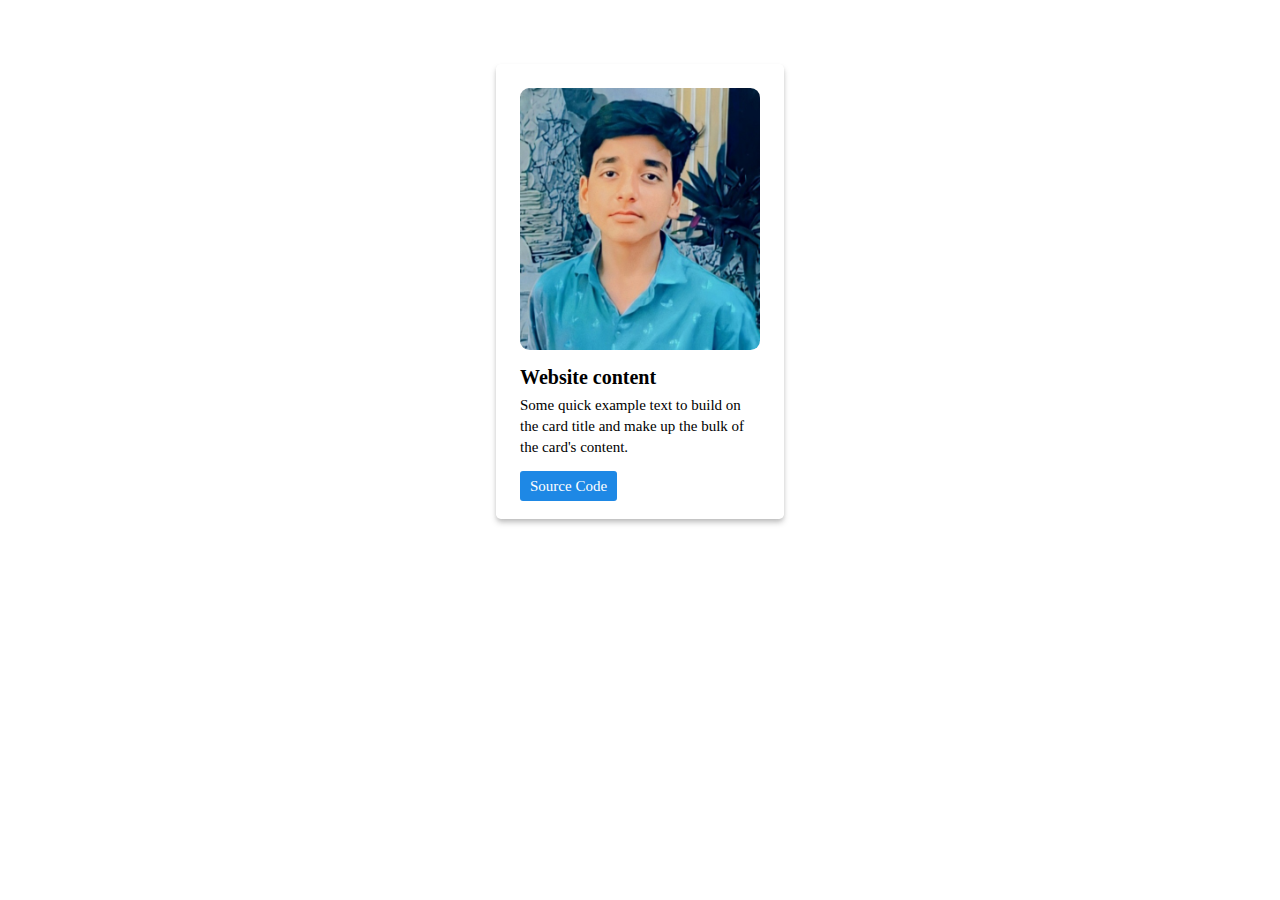
<file: card.html>
<!DOCTYPE html>
<html lang="en">
<head>
				<meta charset="UTF-8">
				<meta name="viewport" content="width=device-width, initial-scale=1.0,user-scalable=no"/>
				<link rel="stylesheet" href="roller.css">
				<title>Page title</title>
</head>
<body class="bg-white">

<div class="card bg-white mx-auto mt-5 round-1 shadow-3 shadow-gray-500" style="width: 18rem;"> 
		  <img src="ashu.jpg" class="round-2"> 
		  <div class="card-body"> 
		  <h5 class="text-5">Website content</h5> 
		  <p class="card-text">Some quick example text to build on the card title and make up the bulk of the card's content.</p> 
		  <a href="" class="card-link">Source Code</a> 
		  </div>
</div>





<style>
.card{
display:flex;
flex-direction:column;
min-width:0;
word-wrap:break-word;				
padding:1.5rem;
}
.card img{
width:100%;
}
.card-body{
margin-top:1rem;
}
.card-text{
padding-top:0.4rem;
padding-bottom:0.4rem;
line-height:1.4;
font-size:15px;
margin-bottom:0.8rem;
}
.card-link{
font-weight:400;
font-size:15px;
padding: 7px 10px;
border-radius:3px;
background:var(--blue700);
color:#fff;
text-decoration:none;
}
</style>
</body>
</html>
</file>
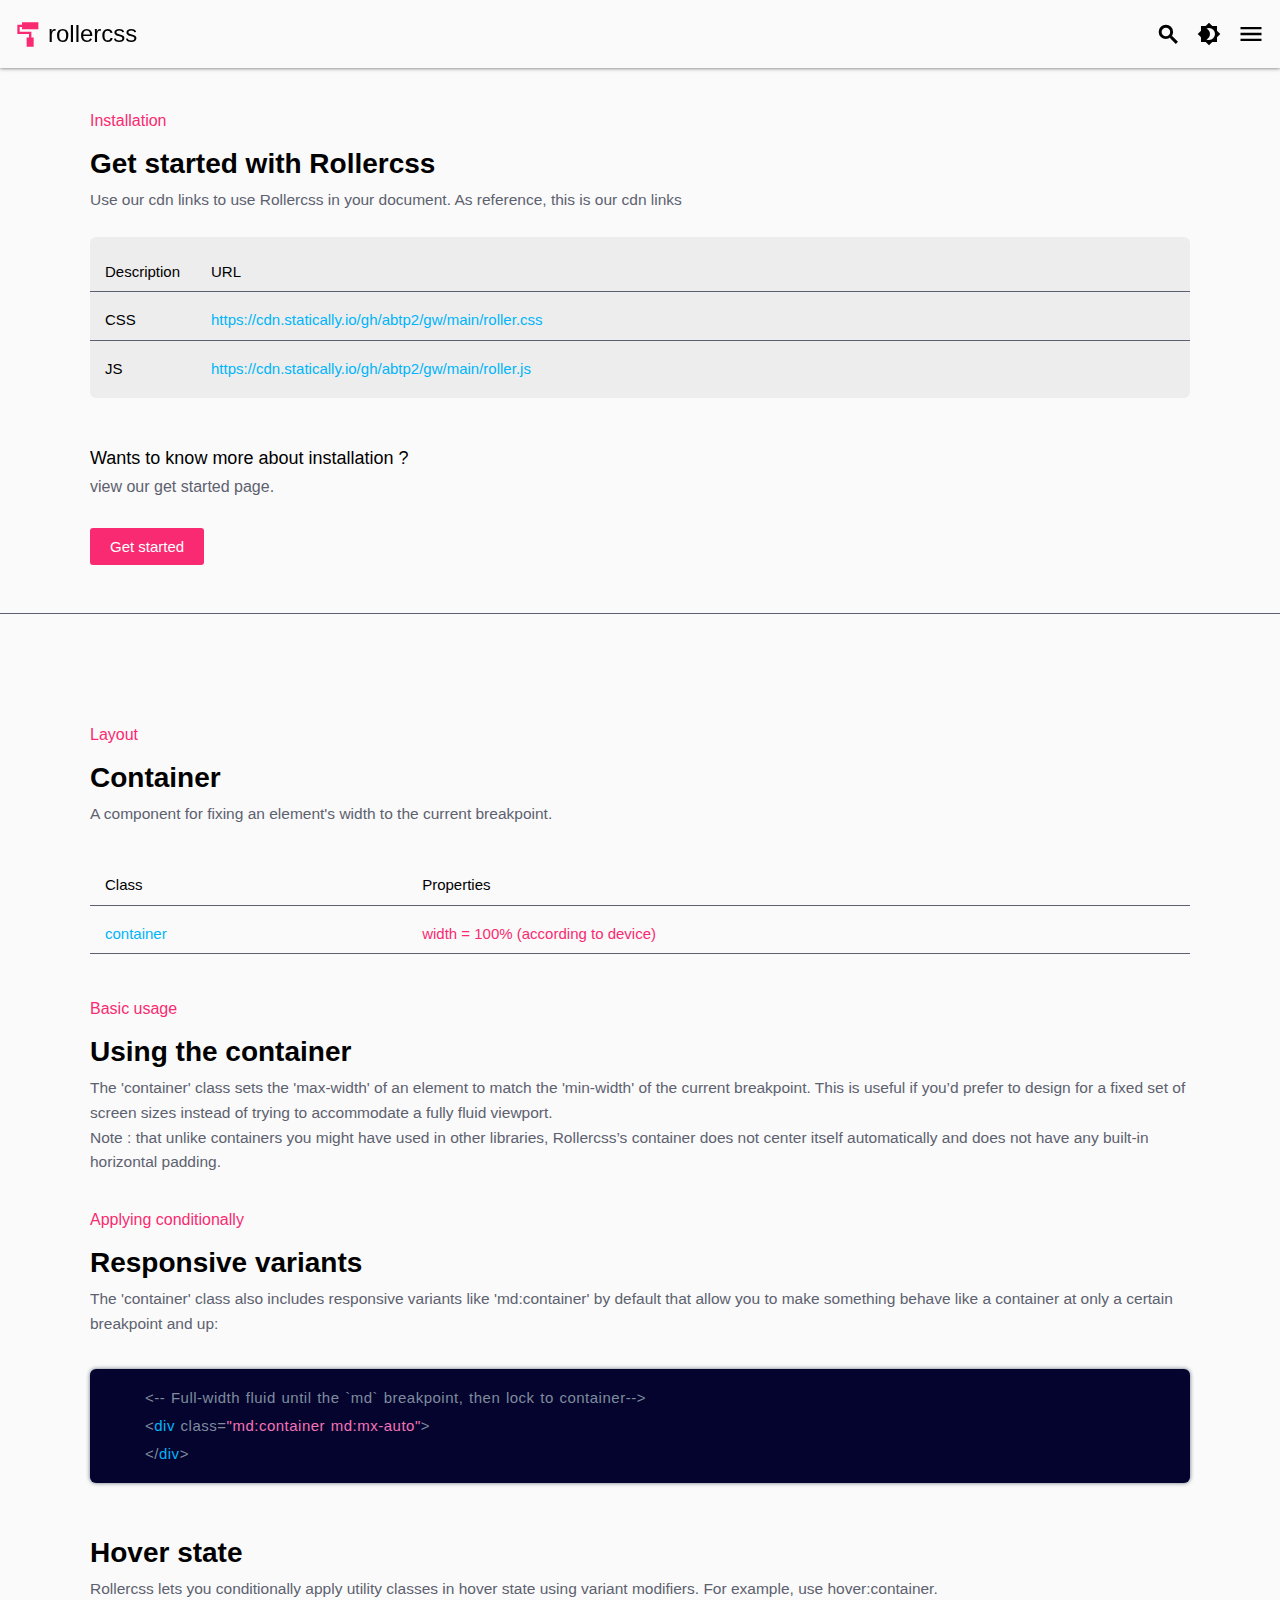
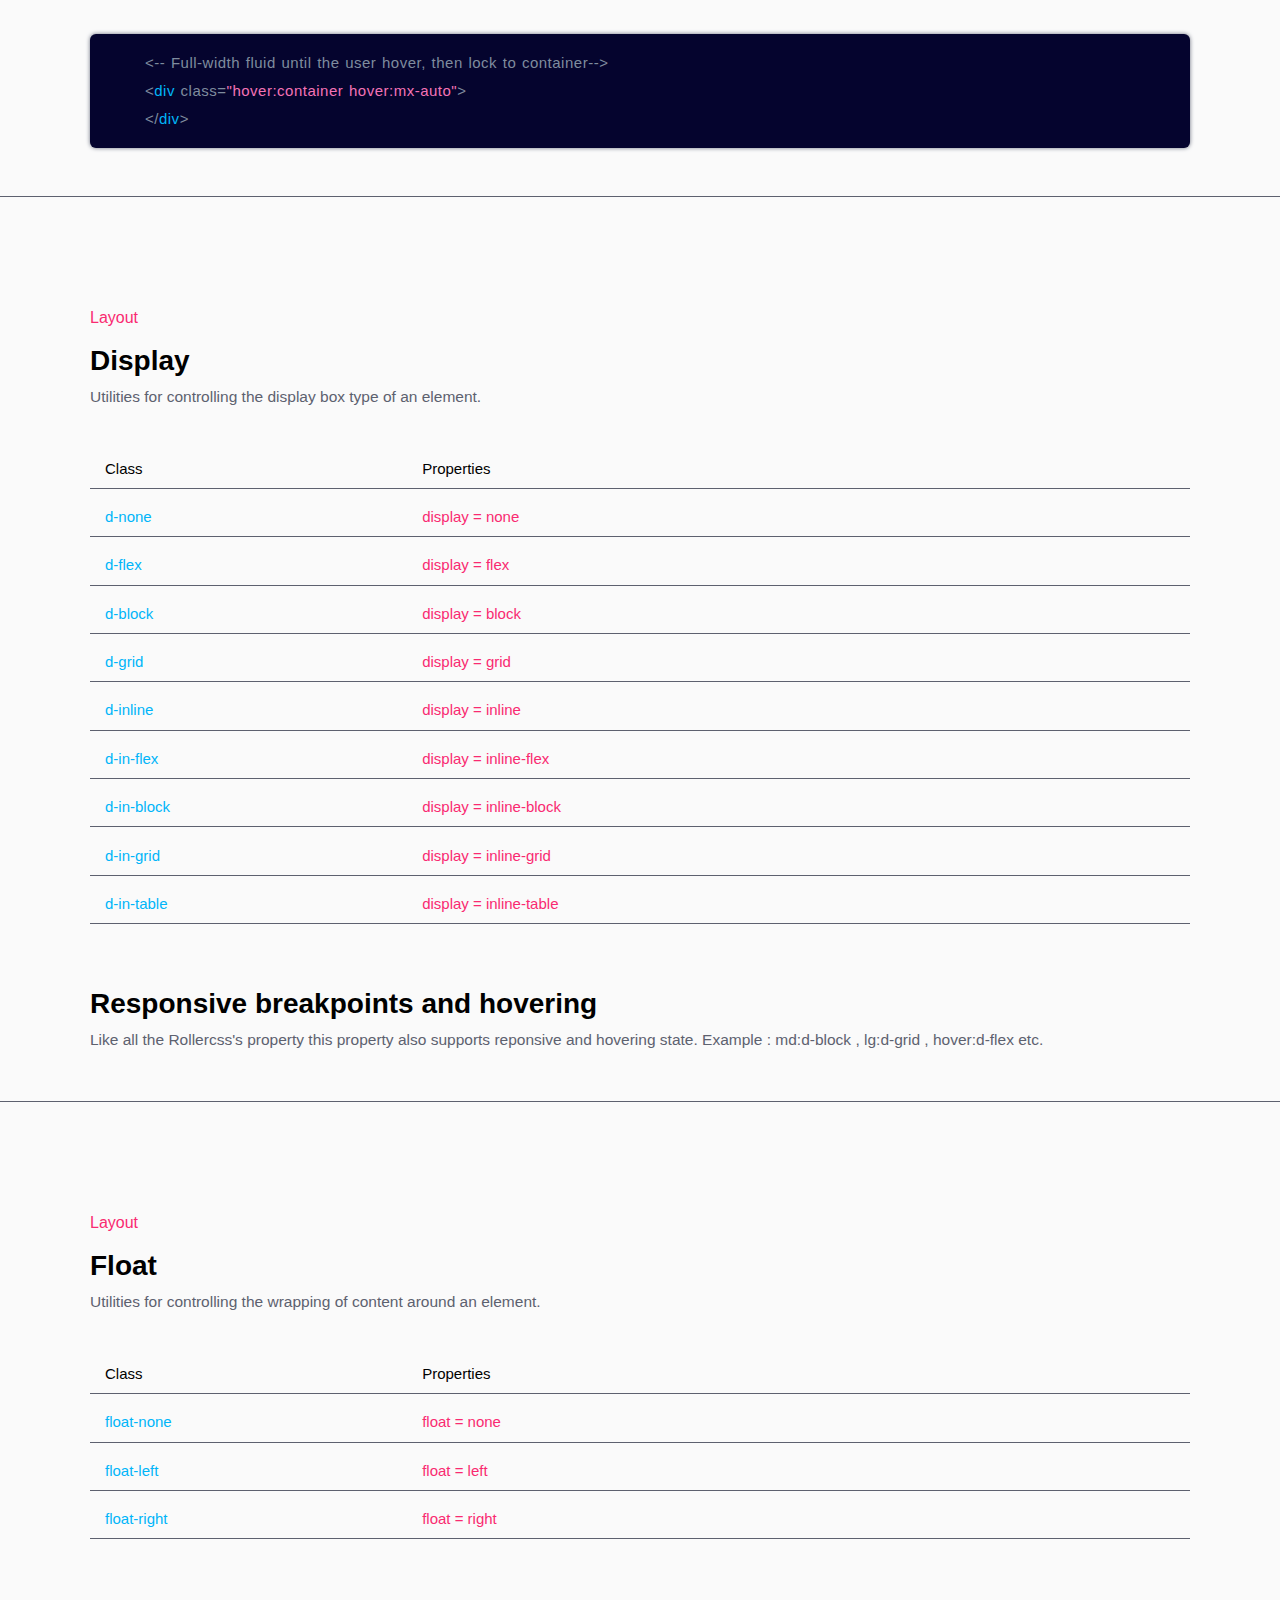
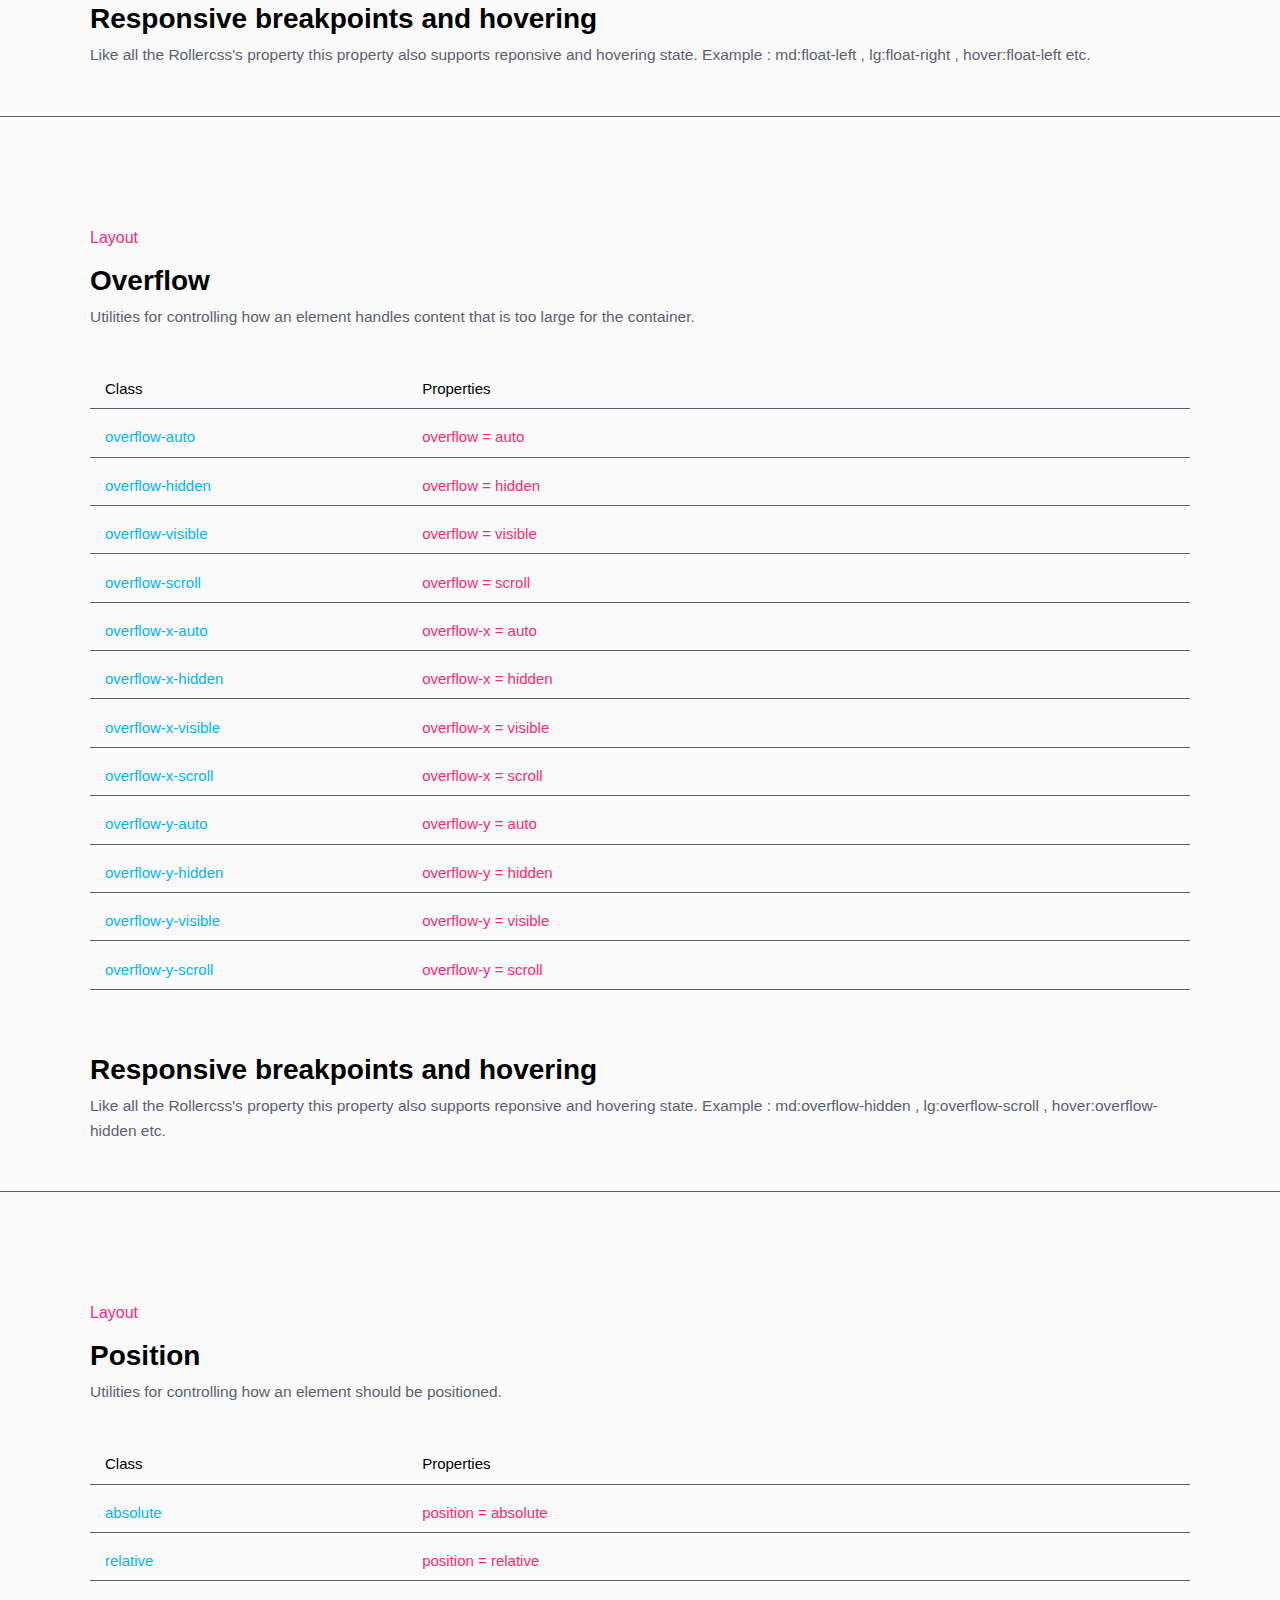
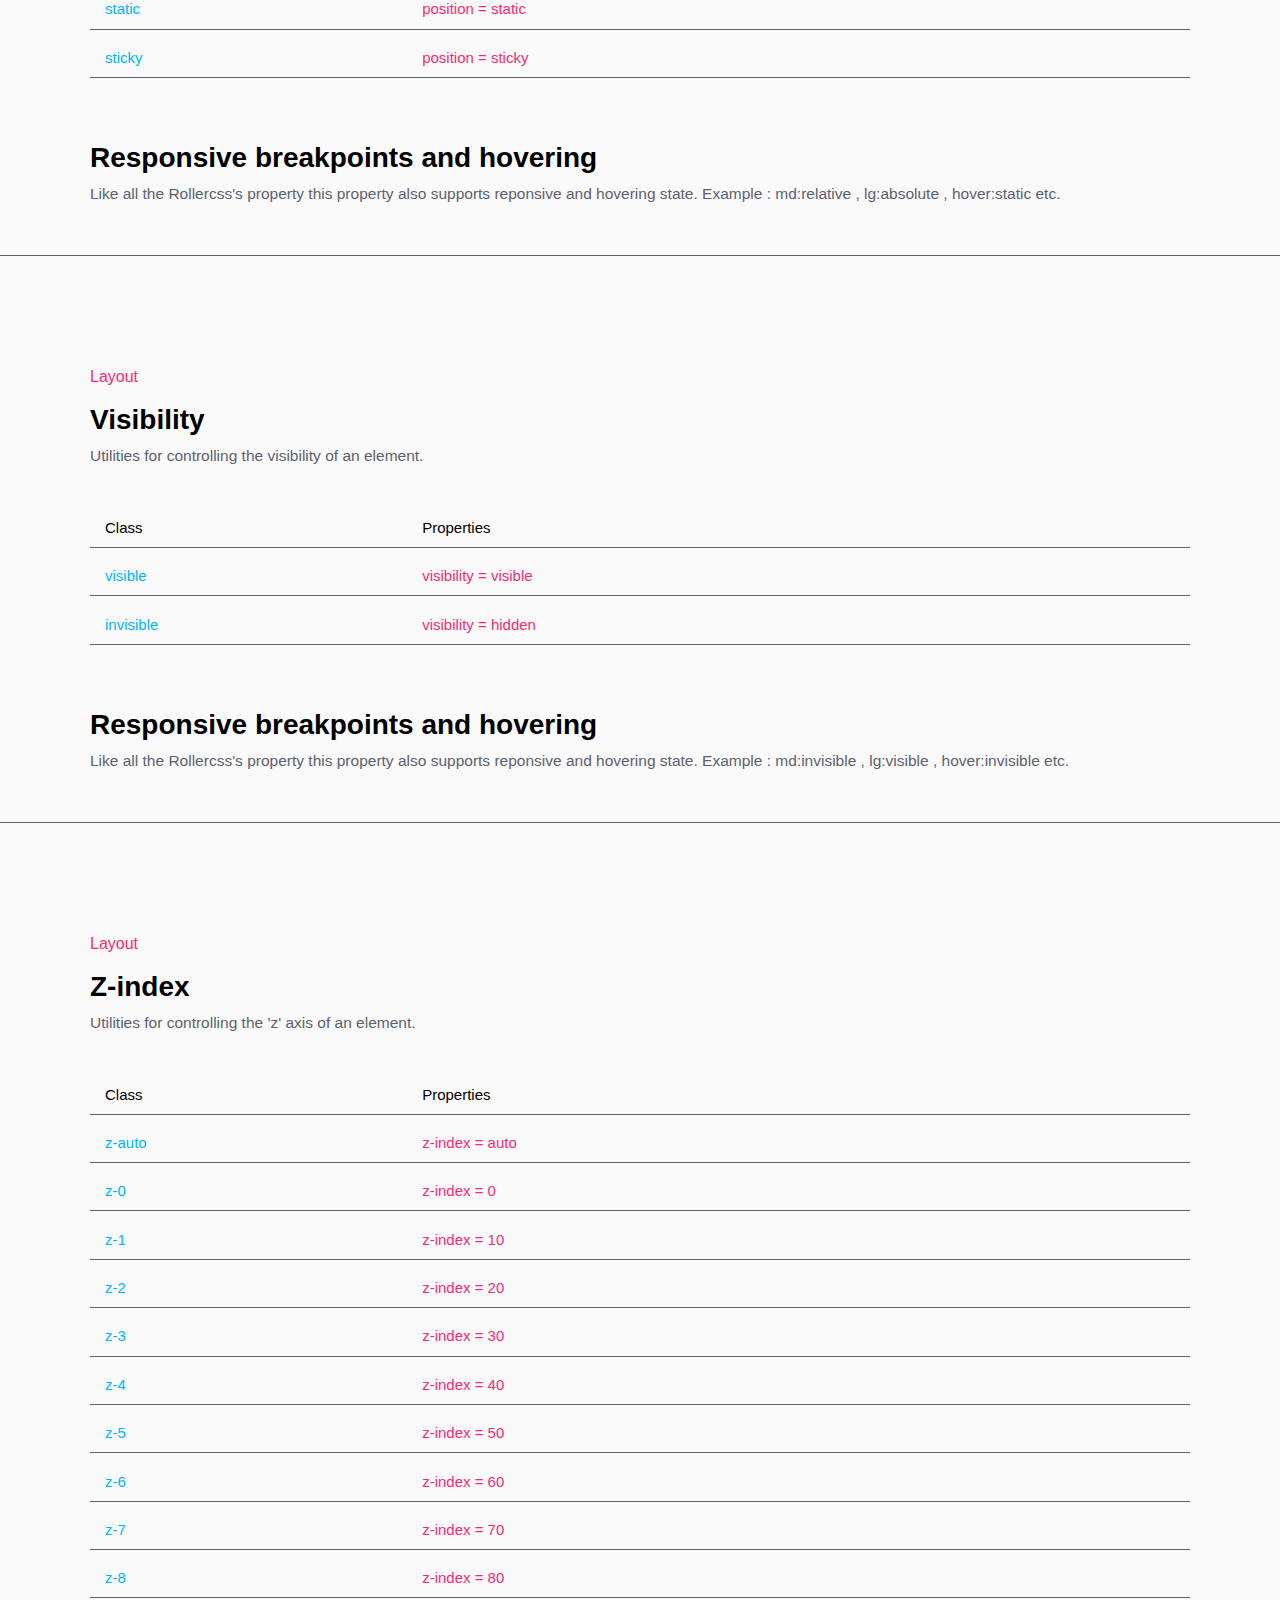
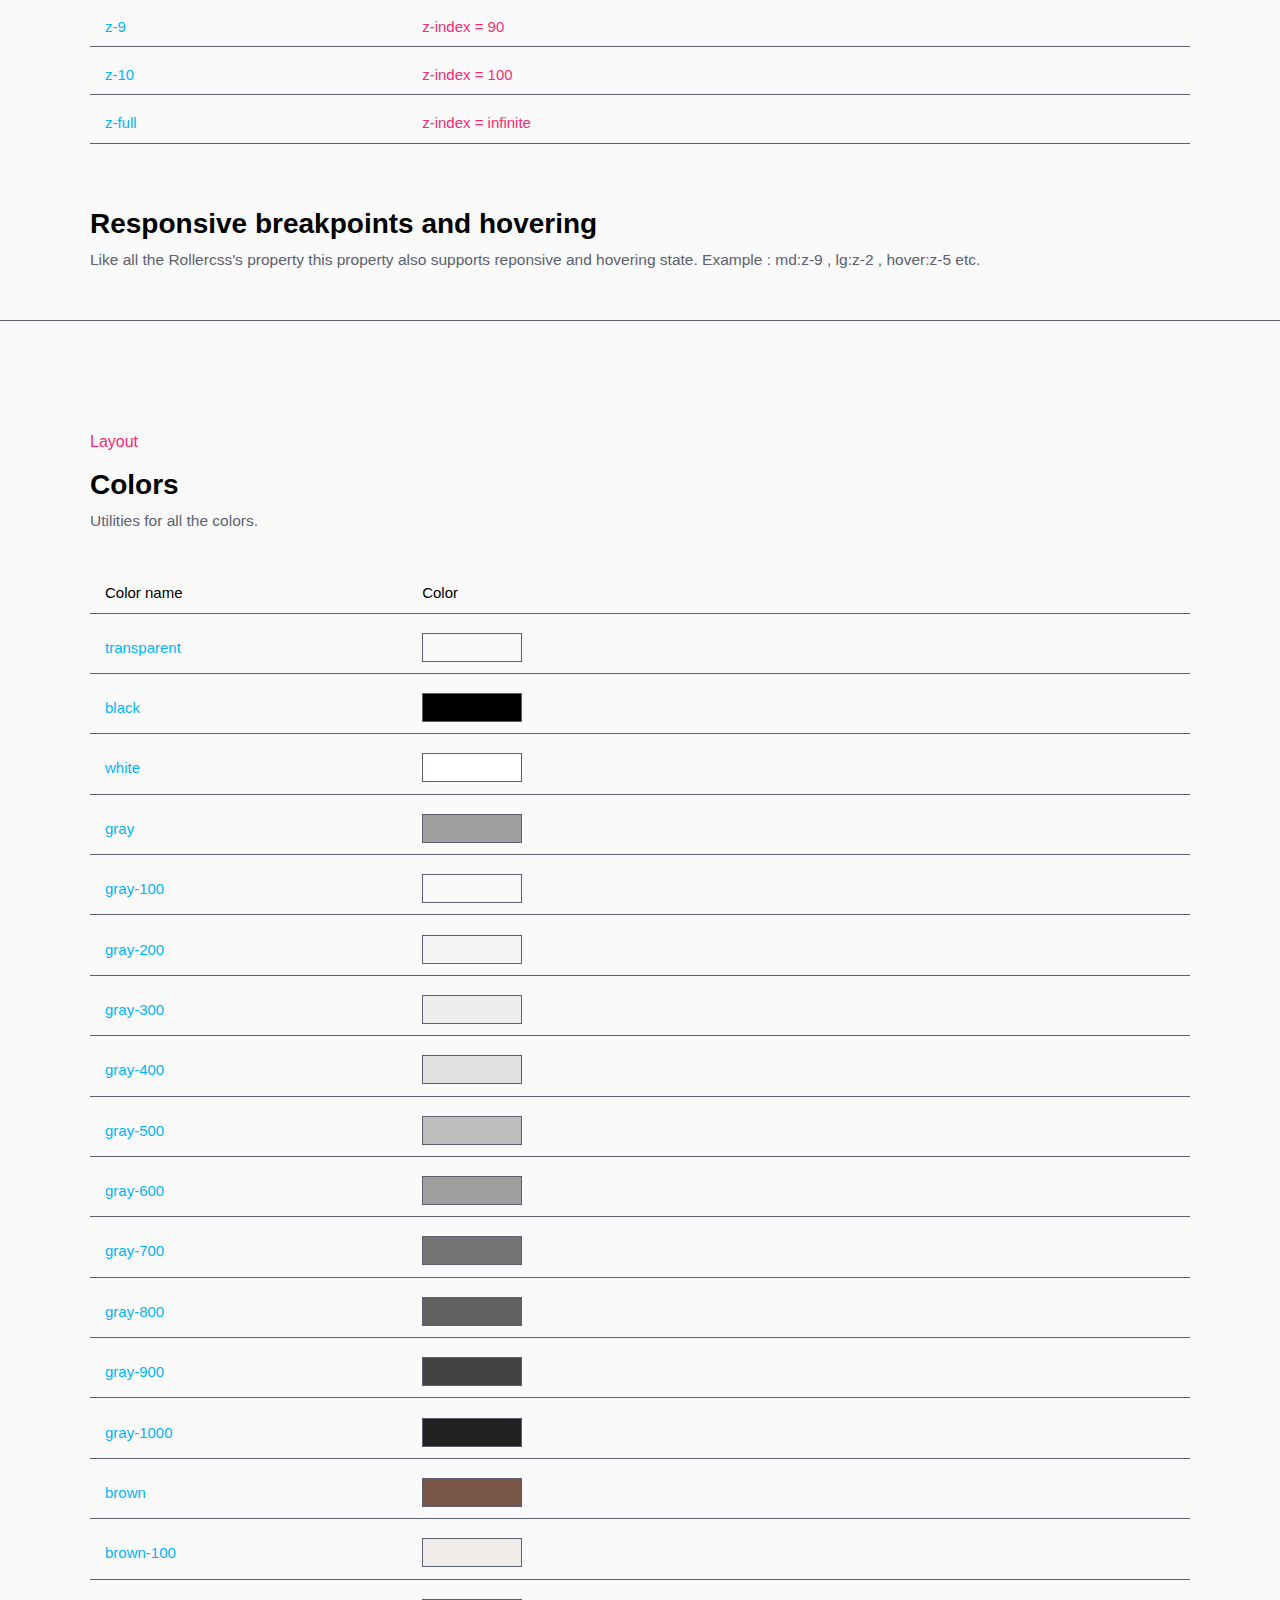
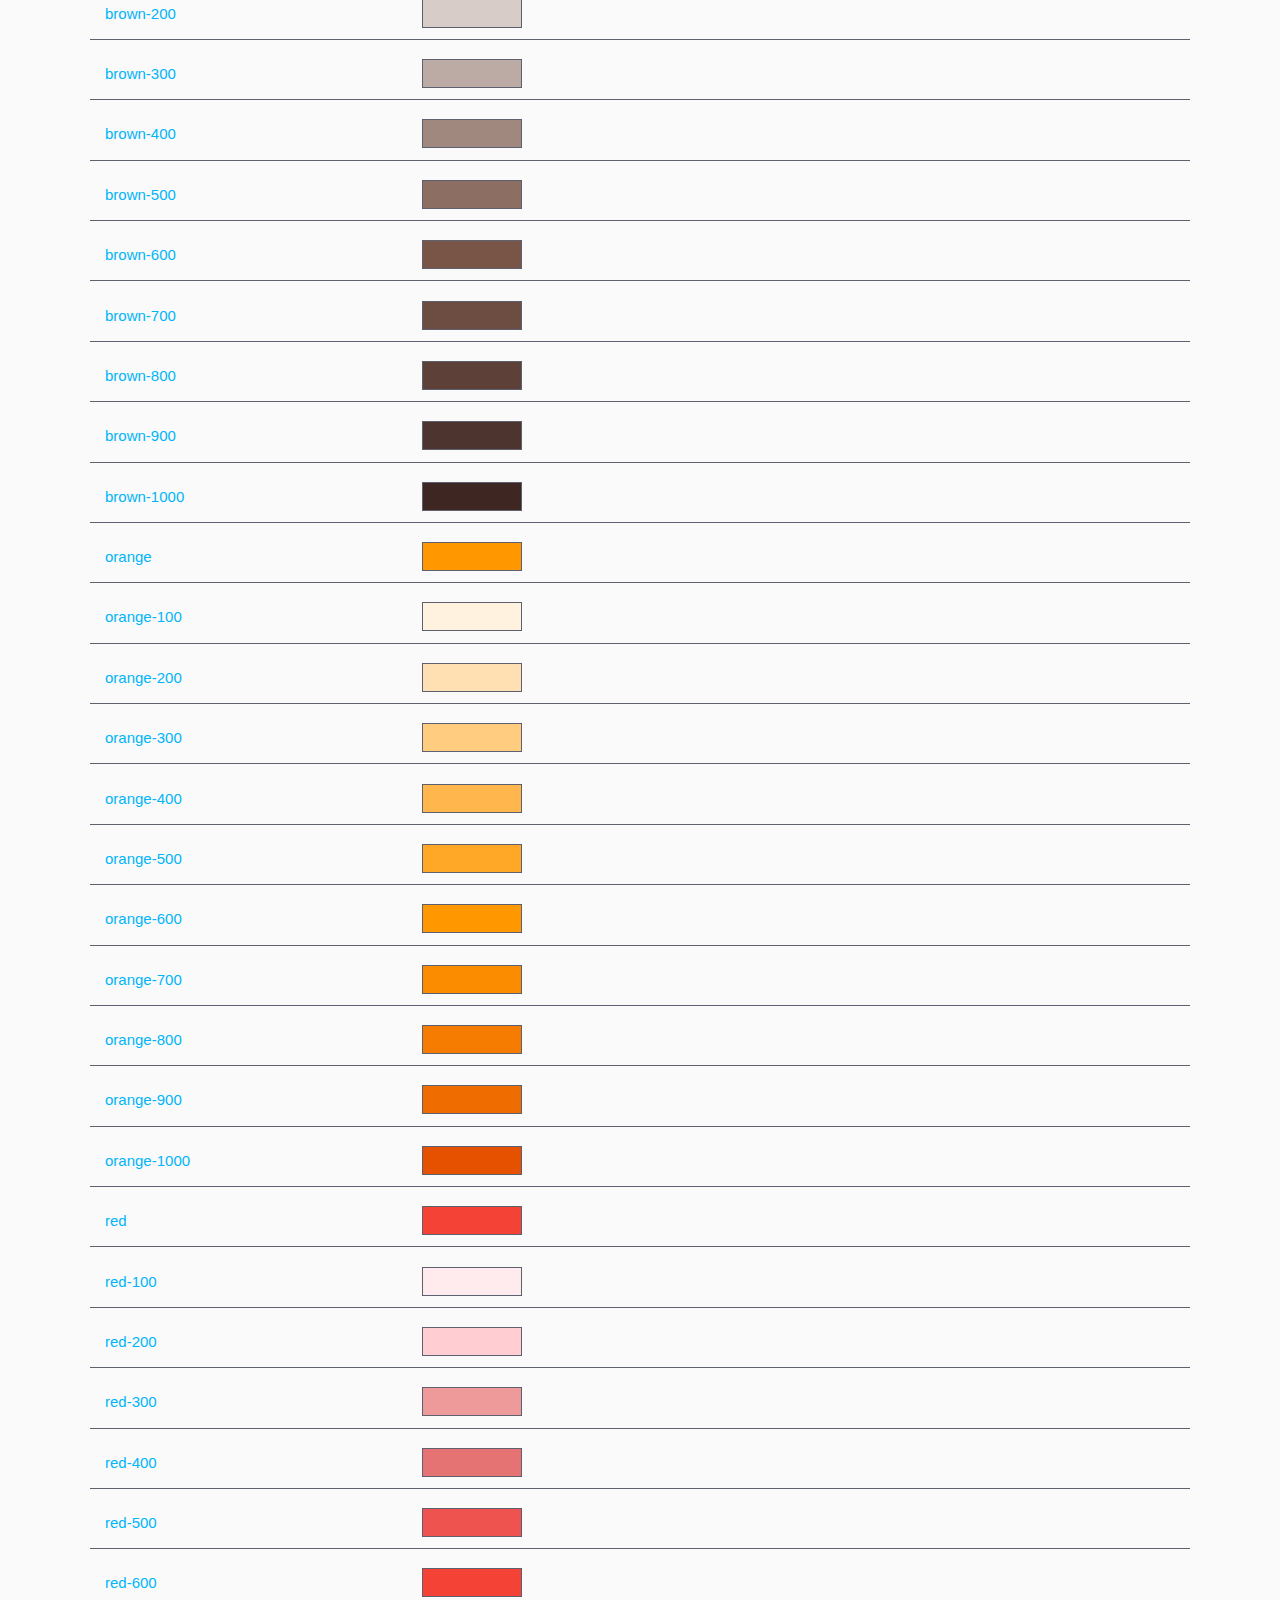
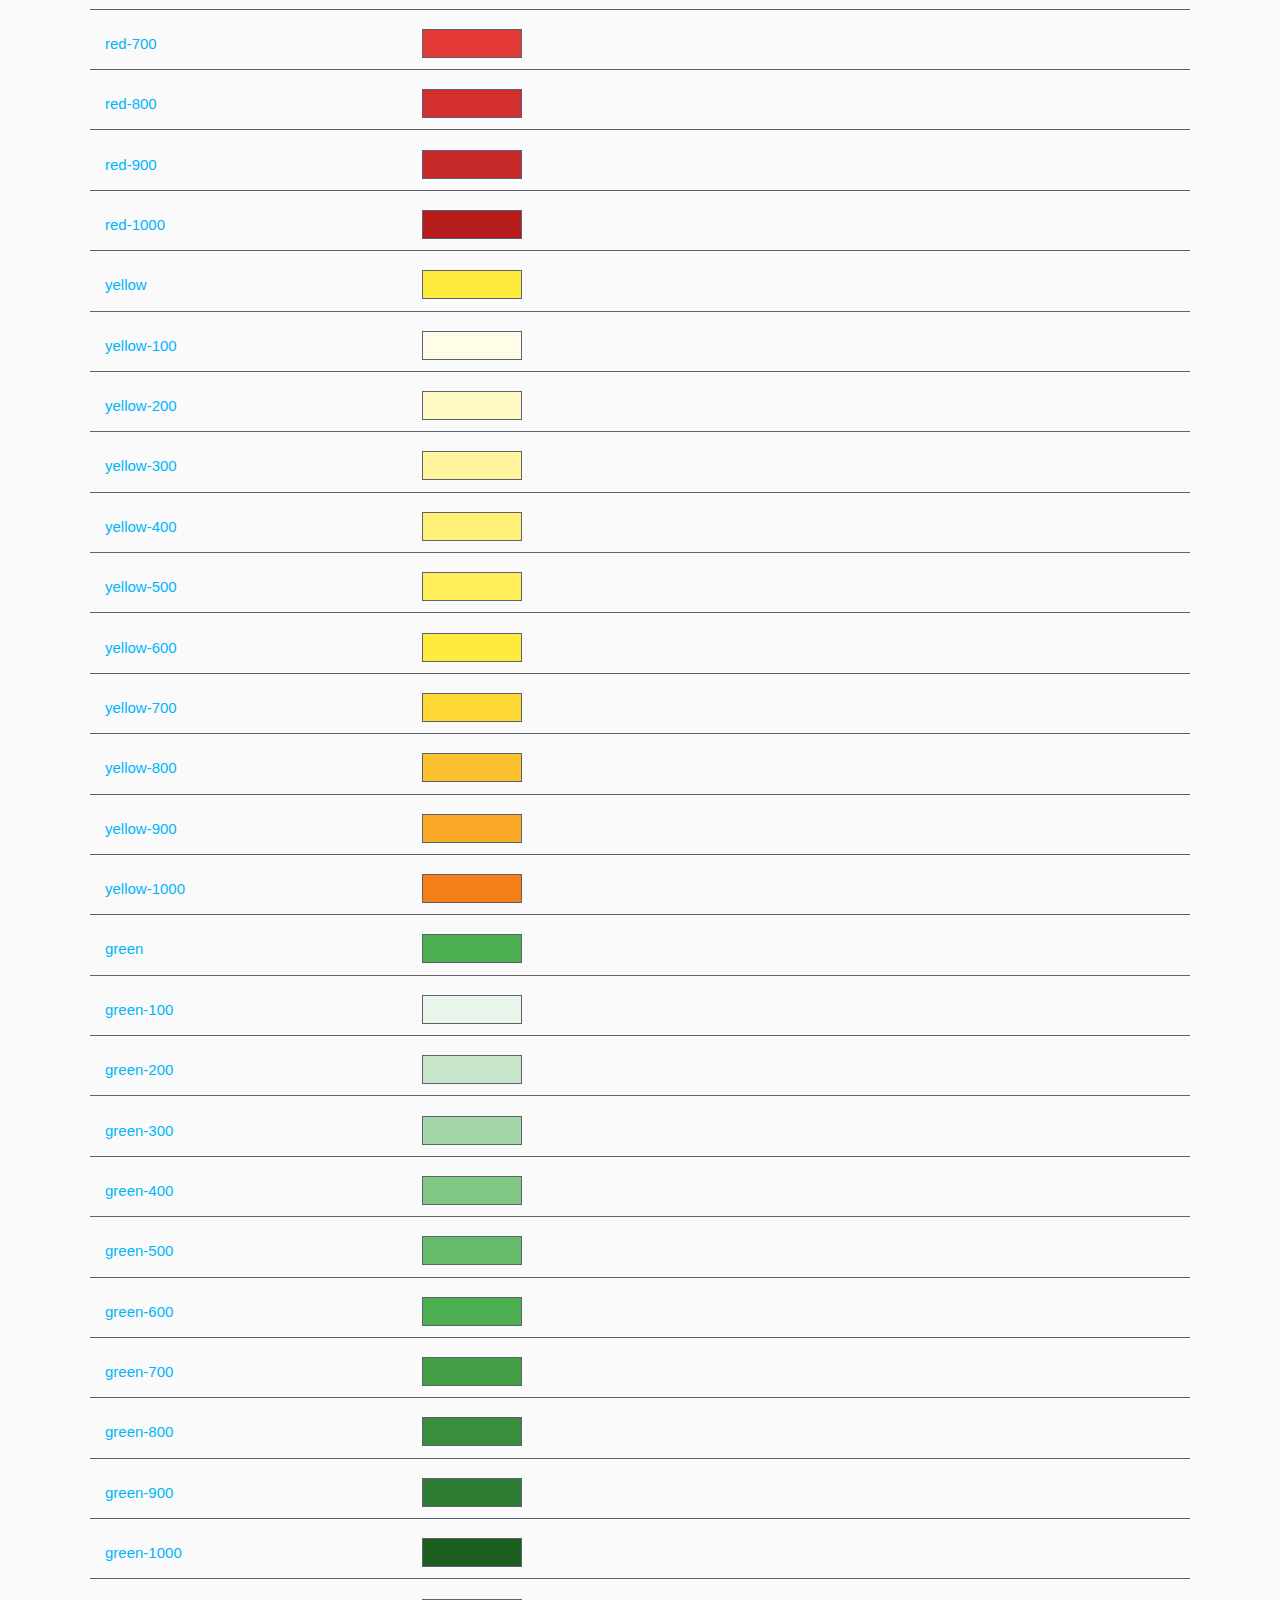
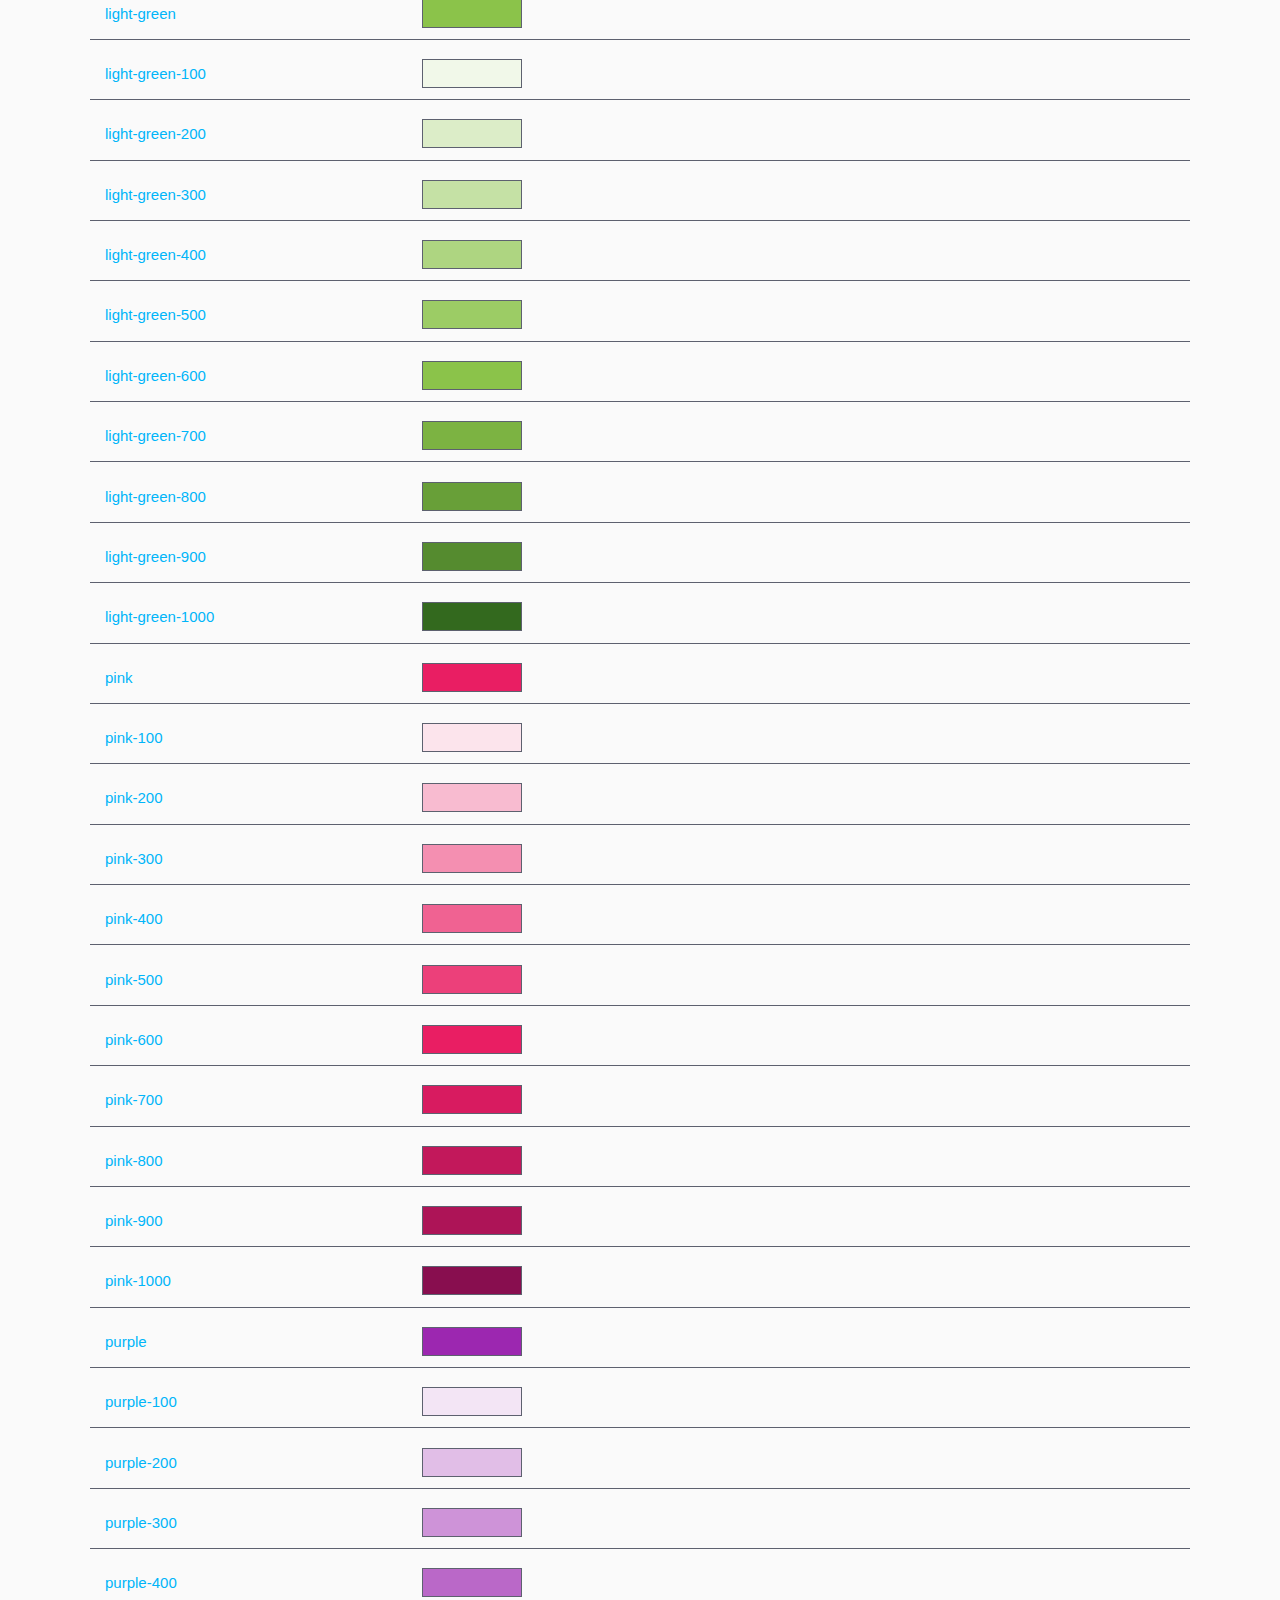
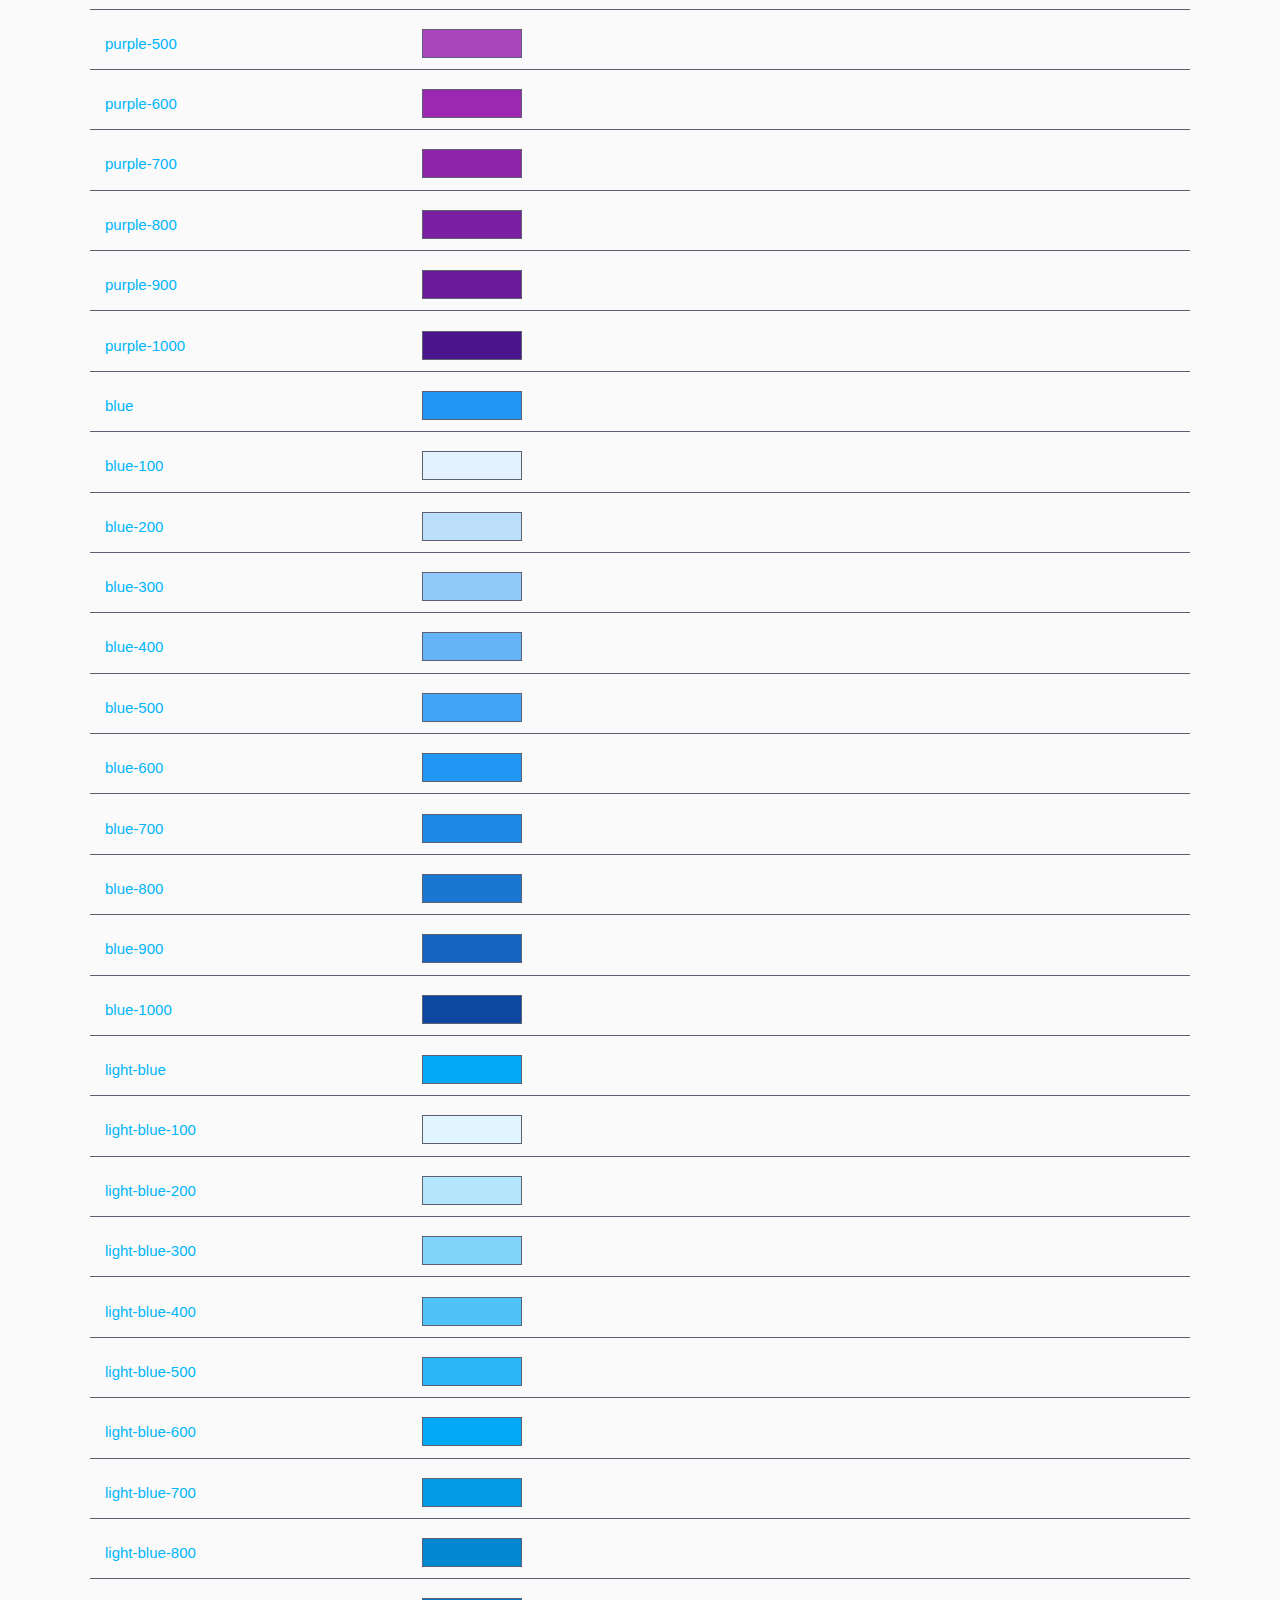
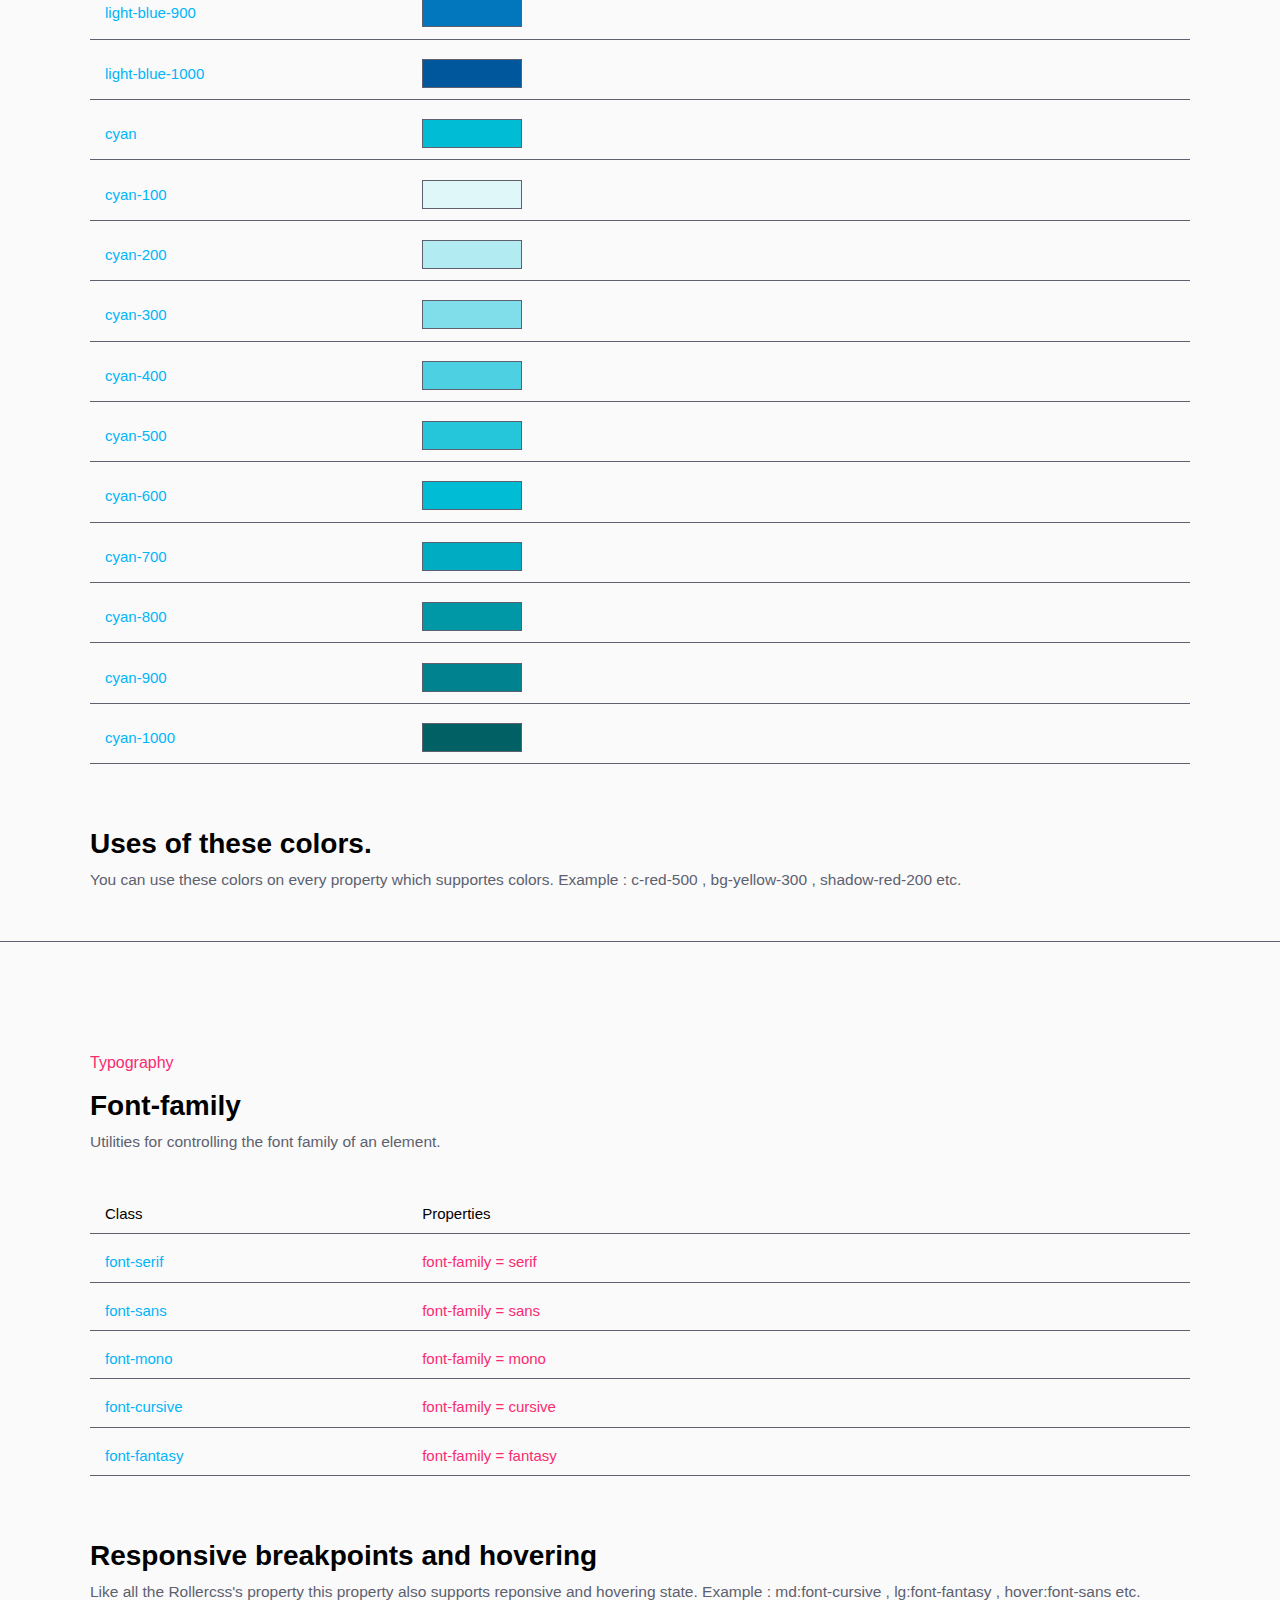
<file: docs.html>
<!DOCTYPE html>
<html lang="en">
<head>
		  	<meta name="description" content="A modern front-end library/framework based on CSS and Javascript. A best or better alternative to Bootstrap.">
				<meta charset="UTF-8">
				<meta name="viewport" content="width=device-width, initial-scale=1.0,user-scalable=no"/>
				<link rel="icon" type="image/png" href="rc-icon.png">
				<meta name="theme-color" content="#f92a71">
				<link rel="stylesheet" href="docs.css">
				<link rel="stylesheet" href="icon.css">
				<link rel="stylesheet" href="roller.css">
				<title>docs</title>
</head>
<body class="loader">

<!-- navbar -->
<div class="nav2">				
	<div class="nav-left">	
	<h3 class="rc-icon">imagesearch_roller</h3>
	<h2>
					<span class="fruit">roller</span><span class="css">css</span>
	</h2>
	</div>
	
	<div class="nav-right">
		<h1 class="rc-icon" id="search">search</h1>
	 <h1 class="rc-icon" id="toggle" onclick="tog()">brightness_4</h1>
	<h1 class="rc-icon" id="menu">menu</h1>	
	</div>
</div>




<!-- sidebar -->
<div class="sidebar">
<nav>
				
<a href="index.html"><h3>Home</h3><i class="rc-icon">home</i></a>

<a class="active" href="#installation"><h3>Installation</h3><i class="rc-icon">flag</i></a>		

<a href="#install"><h3>Playground</h3><i class="rc-icon">developer_mode</i></a>

<a href="https://youtube.com/channel/UCLoiTyWe84H8BoKE_19qTIA"><h3>Screencast</h3><i class="rc-icon">smart_display</i></a>

<a href="#components"><h3>Components</h3><i class="rc-icon">library_books</i></a>
<div id="side-hr"></div>
	



<!-- layout -->
<a class="head-link"><h3>Layout</h3></a>
<a href="#container" id="py"><h3>Container</h3></a>
<a href="#display" id="py"><h3>Display</h3></a>
<a href="#float" id="py"><h3>Float</h3></a>
<a href="#overflow" id="py"><h3>Overflow</h3></a>
<a href="#position" id="py"><h3>Position</h3></a>
<a href="#visibility" id="py"><h3>Visibility</h3></a>
<a href="#z-index" id="py"><h3>Z-index</h3></a>
<a href="#colors" id="py"><h3>Colors</h3></a>

	
<!-- typography -->	
<a class="head-link"><h3>Typography</h3></a>
<a href="#font-family" id="py"><h3>Font Family</h3></a>
<a href="#font-size" id="py"><h3>Font Size</h3></a>
<a href="#font-weight" id="py"><h3>Font Weight</h3></a>
<a href="#font-style" id="py"><h3>Font Style</h3></a>
<a href="#font-color" id="py"><h3>Font Color</h3></a>
<a href="#letter-spacing" id="py"><h3>Letter Spacing</h3></a>
<a href="#line-height" id="py"><h3>Line Height</h3></a>
<a href="#text-alignment" id="py"><h3>Text Alignment</h3></a>
<a href="#vertical-alignment" id="py"><h3>Vertical Alignment</h3></a>
<a href="#white-space" id="py"><h3>White Space and Wrapping</h3></a>


<!-- background -->
<a class="head-link"><h3>Background</h3></a>
<a href="#background-color" id="py"><h3>Background Color</h3></a>
<a href="#background-size" id="py"><h3>Background Size</h3></a>
<a href="#background-position" id="py"><h3>Background position</h3></a>
<a href="#background-repeat" id="py"><h3>Background repeat</h3></a>
<a href="#background-attachment" id="py"><h3>Background Attachment</h3></a>


<!-- Border -->
<a class="head-link"><h3>Border</h3></a>
<a href="#border-color" id="py"><h3>Border Color</h3></a>
<a href="#border-width" id="py"><h3>Border Width</h3></a>
<a href="#border-style" id="py"><h3>Border Style</h3></a>
<a href="#border-radius" id="py"><h3>Border Radius</h3></a>


<!-- outline -->
<a class="head-link"><h3>Outline</h3></a>
<a href="#outline-color" id="py"><h3>Outline Color</h3></a>
<a href="#outline-width" id="py"><h3>Outline Width</h3></a>
<a href="#outline-style" id="py"><h3>Outline Style</h3></a>



<!-- Flex-box -->
<a class="head-link"><h3>Flexbox</h3></a>
<a href="#flex-direction" id="py"><h3>Flex Direction</h3></a>
<a href="#flex-wrapping" id="py"><h3>Flex Wrapping</h3></a>
<a href="#align-items" id="py"><h3>Align Items</h3></a>
<a href="#align-content" id="py"><h3>Align Content</h3></a>
<a href="#align-self" id="py"><h3>Align Self</h3></a>
<a href="#justify-content" id="py"><h3>Justify Content</h3></a>
<a href="#about" id="py"><h3>Our Flex-box System</h3></a>


<!-- Spacing -->
<a class="head-link"><h3>Spacing</h3></a>
<a href="#margin" id="py"><h3>Margin</h3></a>
<a href="#padding" id="py"><h3>Padding</h3></a>


<!-- sizing -->
<a class="head-link"><h3>Sizing</h3></a>
<a href="#real-width" id="py"><h3>Width</h3></a>
<a href="#max-width" id="py"><h3>Max. Width</h3></a>
<a href="#min-width" id="py"><h3>Min. Width</h3></a>
<a href="#real-height" id="py"><h3>Height</h3></a>
<a href="#max-height" id="py"><h3>Max. Height</h3></a>
<a href="#min-height" id="py"><h3>Min. Height</h3></a>


<!-- Tranforms -->
<a class="head-link"><h3>Transform</h3></a>
<a href="#rotate" id="py"><h3>Rotate</h3></a>
<a href="#scale" id="py"><h3>Scale</h3></a>
<a href="#translate" id="py"><h3>Translate</h3></a>
<a href="#skew" id="py"><h3>Skew</h3></a>
<a href="#transform-origin" id="py"><h3>Transform Origin</h3></a>


<!-- filters  -->
<a class="head-link"><h3>Filters</h3></a>
<a href="#about" id="py"><h3>Blur</h3></a>
<a href="#about" id="py"><h3>Contrast</h3></a>
<a href="#about" id="py"><h3>Brightness</h3></a>
<a href="#about" id="py"><h3>Grayscale</h3></a>
<a href="#about" id="py"><h3>Invert</h3></a>
<a href="#about" id="py"><h3>Hue Rotate</h3></a>
<a href="#about" id="py"><h3>Saturate</h3></a>
<a href="#about" id="py"><h3>Sepia</h3></a>

<a href="#about" id="py"><h3>Backdrop Blur</h3></a>
<a href="#about" id="py"><h3>Backdrop Contrast</h3></a>
<a href="#about" id="py"><h3>Backdrop Brightness</h3></a>
<a href="#about" id="py"><h3>Backdrop Grayscale</h3></a>
<a href="#about" id="py"><h3>Backdrop Invert</h3></a>
<a href="#about" id="py"><h3>Backdrop Hue Rotate</h3></a>
<a href="#about" id="py"><h3>Backdrop Saturate</h3></a>
<a href="#about" id="py"><h3>Backdrop Sepia</h3></a>




<!-- Effects -->
<a class="head-link"><h3>Effects</h3></a>
<a href="#about" id="py"><h3>Box Shadow</h3></a>
<a href="#about" id="py"><h3>Opacity</h3></a>

<!-- Interactivity -->
<a class="head-link"><h3>Interactivity</h3></a>
<a href="#about" id="py"><h3>Appearance</h3></a>
<a href="#about" id="py"><h3>Cursor</h3></a>
<a href="#about" id="py"><h3>Caret Color</h3></a>
<a href="#about" id="py"><h3>Accent Color</h3></a>
<a href="#about" id="py"><h3>Outline</h3></a>
<a href="#about" id="py"><h3>Pointer Events</h3></a>
<a href="#about" id="py"><h3>Resize</h3></a>
<a href="#about" id="py"><h3>User Select</h3></a>


</nav>
</div>  
<!-- sidebar ended -->

<!-- search-box -->
<div id="search-box">
		<div id="search-head">
			<span class="rc-icon select-none">search</span>
			<form id="search-form">
			<input type="search" placeholder="search anything..." id="search-int"></form>
		</div>
		<div id="search-foot">
			<h2 text-input="margin top"><span class="rc-icon">input</span>margin-top</h2>
			<h2 text-input="border"><span class="rc-icon">input</span>border</h2>
			<h2 text-input="overflow"><span class="rc-icon">input</span>overflow</h2>
			<h2 text-input="flex box"><span class="rc-icon">input</span>flex-box</h2>		
			<p id="search-rotate"></p>
		</div>
</div>  









<section id="installation">
<h3 id="sec-head">Installation</h3>
<h1 id="sec-head-two">Get started with Rollercss</h1>
<p id="sec-p">Use our cdn links to use Rollercss in your document. As reference, this is our cdn links</p>



<div id="cdn-links">
   <span class="cdn-b">
   <h3>Description</h3>
   <h4>URL</h4>
   </span>
   
   <span class="cdn-b">
   <h3>CSS</h3>  <h4 class="link">https://cdn.statically.io/gh/abtp2/gw/main/roller.css</h4>
   </span>
   
   <span>
   <h3>JS</h3>  <h4 class="link">https://cdn.statically.io/gh/abtp2/gw/main/roller.js</h4>
   </span>
</div>


<h2>Wants to know more about installation ?</h2>
<h5>view our get started page.</h5>
<article onclick="window.location='getstarted.html'">Get started</article>
</section>



<!-- layout section -->
<!-- container -->
<section id="container">
<h3 id="sec-head">Layout</h3>
<h1 id="sec-head-two">Container</h1>
<p id="sec-p">A component for fixing an element's width to the current breakpoint.</p>


<div id="c-p">
   <span class="c-b">
   <h3>Class</h3>
   <h4>Properties</h4>
   </span>
   
   <span class="c-b">
   <h3 class="cp-name">container</h3>  
   <h4 class="cp-link">width = 100% (according to device)</h4>
   </span>   
</div>

<br><br>
<h3 id="sec-head">Basic usage</h3>
<h1 id="sec-head-two">Using the container</h1>
<p id="sec-p">The <span style="font-weight:500;">'container'</span> class sets the <span style="font-weight:500;">'max-width'</span> of an element to match the <span style="font-weight:500;">'min-width'</span> of the current breakpoint. This is useful if you’d prefer to design for a fixed set of screen sizes instead of trying to accommodate a fully fluid viewport.
<br>
<span style="font-weight:500;">Note :</span> that unlike containers you might have used in other libraries, Rollercss’s container does not center itself automatically and does not have any 
built-in horizontal padding.</p>

<br><br>
<h3 id="sec-head">Applying conditionally</h3>
<h1 id="sec-head-two">Responsive variants</h1>
<p id="sec-p">The <span style="font-weight:500;">'container'</span> class also includes responsive variants like <span style="font-weight:500;">'md:container'</span> by default that allow you to make something behave like a container at only a certain breakpoint and up:</p>





<div id="step-one-code">
  <div id="step-code-one">	
  <span id="blur"><</span><span id="blur">-- Full-width fluid until the `md` breakpoint, then lock to container</span><span id="blur">--</span><span id="blur">></span>
  <br>
  <span id="blur"><</span><span id="pink">div</span><span id="blur">  class=</span><span id="blue">"md:container  md:mx-auto"</span><span id="blur">></span>
  <br>
   <span id="blur"><</span><span id="blur">/</span><span id="pink">div</span><span id="blur">></span
   </div> 
</div></div><br><br>





<h1 id="sec-head-two">Hover state</h1>
<p id="sec-p">Rollercss lets you conditionally apply utility classes in hover state using variant modifiers. For example, use hover:container.</p>

<div id="step-one-code">
  <div id="step-code-one">	
  <span id="blur"><</span><span id="blur">-- Full-width fluid until the user hover, then lock to container</span><span id="blur">--</span><span id="blur">></span>
  <br>
  <span id="blur"><</span><span id="pink">div</span><span id="blur">  class=</span><span id="blue">"hover:container  hover:mx-auto"</span><span id="blur">></span>
  <br>
   <span id="blur"><</span><span id="blur">/</span><span id="pink">div</span><span id="blur">></span
   </div> 
</div></div>
</section>




<!-- display section -->
<section id="display">
<h3 id="sec-head">Layout</h3>
<h1 id="sec-head-two">Display</h1>
<p id="sec-p">Utilities for controlling the display box type of an element.</p>


<div id="c-p">
   <span class="c-b">
   <h3>Class</h3>
   <h4>Properties</h4>
   </span>
      
   <span class="c-b">
   <h3 class="cp-name">d-none</h3>  
   <h4 class="cp-link">display = none</h4>
   </span> 
   
   <span class="c-b">
   <h3 class="cp-name">d-flex</h3>  
   <h4 class="cp-link">display = flex</h4>
   </span>  
   
   <span class="c-b">
   <h3 class="cp-name">d-block</h3>  
   <h4 class="cp-link">display = block</h4>
   </span> 
   
   <span class="c-b">
   <h3 class="cp-name">d-grid</h3>  
   <h4 class="cp-link">display = grid</h4>
   </span>  
   
    <span class="c-b">
   <h3 class="cp-name">d-inline</h3>  
   <h4 class="cp-link">display = inline</h4>
   </span> 
   
   <span class="c-b">
   <h3 class="cp-name">d-in-flex</h3>  
   <h4 class="cp-link">display = inline-flex</h4>
   </span>  
   
   <span class="c-b">
   <h3 class="cp-name">d-in-block</h3>  
   <h4 class="cp-link">display = inline-block</h4>
   </span> 
   
   <span class="c-b">
   <h3 class="cp-name">d-in-grid</h3>  
   <h4 class="cp-link">display = inline-grid</h4>
   </span>
   
   <span class="c-b">
   <h3 class="cp-name">d-in-table</h3>  
   <h4 class="cp-link">display = inline-table</h4>
   </span>  
</div>

<br><br>
<h1 id="sec-head-two">Responsive breakpoints and hovering</h1>
<p id="sec-p">Like all the Rollercss's property this property also supports reponsive and hovering state.<span style="font-weight:500;"> Example : md:d-block , lg:d-grid , hover:d-flex etc.</span></p>
</section>











<!-- float section -->
<section id="float">
<h3 id="sec-head">Layout</h3>
<h1 id="sec-head-two">Float</h1>
<p id="sec-p">Utilities for controlling the wrapping of content around an element.</p>


<div id="c-p">
   <span class="c-b">
   <h3>Class</h3>
   <h4>Properties</h4>
   </span>
      
   <span class="c-b">
   <h3 class="cp-name">float-none</h3>  
   <h4 class="cp-link">float = none</h4>
   </span> 
   
   <span class="c-b">
   <h3 class="cp-name">float-left</h3>  
   <h4 class="cp-link">float = left</h4>
   </span>  
   
   <span class="c-b">
   <h3 class="cp-name">float-right</h3>  
   <h4 class="cp-link">float = right</h4>
   </span> 
</div>

<br><br>
<h1 id="sec-head-two">Responsive breakpoints and hovering</h1>
<p id="sec-p">Like all the Rollercss's property this property also supports reponsive and hovering state.<span style="font-weight:500;"> Example : md:float-left , lg:float-right , hover:float-left etc.</span></p>
</section>



<!-- overflow section -->
<section id="overflow">
<h3 id="sec-head">Layout</h3>
<h1 id="sec-head-two">Overflow</h1>
<p id="sec-p">Utilities for controlling how an element handles content that is too large for the container.</p>


<div id="c-p">
   <span class="c-b">
   <h3>Class</h3>
   <h4>Properties</h4>
   </span>
      
   <span class="c-b">
   <h3 class="cp-name">overflow-auto</h3>  
   <h4 class="cp-link">overflow = auto</h4>
   </span> 
   
   <span class="c-b">
   <h3 class="cp-name">overflow-hidden</h3>  
   <h4 class="cp-link">overflow = hidden</h4>
   </span>  
   
   <span class="c-b">
   <h3 class="cp-name">overflow-visible</h3>  
   <h4 class="cp-link">overflow = visible</h4>
   </span> 
   
   <span class="c-b">
   <h3 class="cp-name">overflow-scroll</h3>  
   <h4 class="cp-link">overflow = scroll</h4>
   </span> 
   
   <span class="c-b">
   <h3 class="cp-name">overflow-x-auto</h3>  
   <h4 class="cp-link">overflow-x = auto</h4>
   </span> 
   
   <span class="c-b">
   <h3 class="cp-name">overflow-x-hidden</h3>  
   <h4 class="cp-link">overflow-x = hidden</h4>
   </span>  
   
   <span class="c-b">
   <h3 class="cp-name">overflow-x-visible</h3>  
   <h4 class="cp-link">overflow-x = visible</h4>
   </span> 
   
   <span class="c-b">
   <h3 class="cp-name">overflow-x-scroll</h3>  
   <h4 class="cp-link">overflow-x = scroll</h4>
   </span> 
   
    <span class="c-b">
   <h3 class="cp-name">overflow-y-auto</h3>  
   <h4 class="cp-link">overflow-y = auto</h4>
   </span> 
   
   <span class="c-b">
   <h3 class="cp-name">overflow-y-hidden</h3>  
   <h4 class="cp-link">overflow-y = hidden</h4>
   </span>  
   
   <span class="c-b">
   <h3 class="cp-name">overflow-y-visible</h3>  
   <h4 class="cp-link">overflow-y = visible</h4>
   </span> 
   
   <span class="c-b">
   <h3 class="cp-name">overflow-y-scroll</h3>  
   <h4 class="cp-link">overflow-y = scroll</h4>
   </span> 
</div>

<br><br>
<h1 id="sec-head-two">Responsive breakpoints and hovering</h1>
<p id="sec-p">Like all the Rollercss's property this property also supports reponsive and hovering state.<span style="font-weight:500;"> Example : md:overflow-hidden , lg:overflow-scroll , hover:overflow-hidden etc.</span></p>
</section>






<!-- position section -->
<section id="position">
<h3 id="sec-head">Layout</h3>
<h1 id="sec-head-two">Position</h1>
<p id="sec-p">Utilities for controlling how an element should be positioned.</p>


<div id="c-p">
   <span class="c-b">
   <h3>Class</h3>
   <h4>Properties</h4>
   </span>
      
   <span class="c-b">
   <h3 class="cp-name">absolute</h3>  
   <h4 class="cp-link">position = absolute</h4>
   </span> 
   
   <span class="c-b">
   <h3 class="cp-name">relative</h3>  
   <h4 class="cp-link">position = relative</h4>
   </span>  
   
   <span class="c-b">
   <h3 class="cp-name">static</h3>  
   <h4 class="cp-link">position = static</h4>
   </span> 
   
   <span class="c-b">
   <h3 class="cp-name">sticky</h3>  
   <h4 class="cp-link">position = sticky</h4>
   </span> 
</div>

<br><br>
<h1 id="sec-head-two">Responsive breakpoints and hovering</h1>
<p id="sec-p">Like all the Rollercss's property this property also supports reponsive and hovering state.<span style="font-weight:500;"> Example : md:relative , lg:absolute , hover:static etc.</span></p>
</section>



<!-- Visibility section -->
<section id="visibility">
<h3 id="sec-head">Layout</h3>
<h1 id="sec-head-two">Visibility</h1>
<p id="sec-p">Utilities for controlling the visibility of an element.</p>


<div id="c-p">
   <span class="c-b">
   <h3>Class</h3>
   <h4>Properties</h4>
   </span>
      
   <span class="c-b">
   <h3 class="cp-name">visible</h3>  
   <h4 class="cp-link">visibility = visible</h4>
   </span> 
   
   <span class="c-b">
   <h3 class="cp-name">invisible</h3>  
   <h4 class="cp-link">visibility = hidden</h4>
   </span>  
</div>

<br><br>
<h1 id="sec-head-two">Responsive breakpoints and hovering</h1>
<p id="sec-p">Like all the Rollercss's property this property also supports reponsive and hovering state.<span style="font-weight:500;"> Example : md:invisible , lg:visible , hover:invisible etc.</span></p>
</section>





<!-- z-index section -->
<section id="z-index">
<h3 id="sec-head">Layout</h3>
<h1 id="sec-head-two">Z-index</h1>
<p id="sec-p">Utilities for controlling the 'z' axis of an element.</p>


<div id="c-p">
   <span class="c-b">
   <h3>Class</h3>
   <h4>Properties</h4>
   </span>
      
   <span class="c-b">
   <h3 class="cp-name">z-auto</h3>  
   <h4 class="cp-link">z-index = auto</h4>
   </span> 
   
   <span class="c-b">
   <h3 class="cp-name">z-0</h3>  
   <h4 class="cp-link">z-index = 0</h4>
   </span> 

   <span class="c-b">
   <h3 class="cp-name">z-1</h3>  
   <h4 class="cp-link">z-index = 10</h4>
   </span>
   
   <span class="c-b">
   <h3 class="cp-name">z-2</h3>  
   <h4 class="cp-link">z-index = 20</h4>
   </span> 

   <span class="c-b">
   <h3 class="cp-name">z-3</h3>  
   <h4 class="cp-link">z-index = 30</h4>
   </span>
   
   <span class="c-b">
   <h3 class="cp-name">z-4</h3>  
   <h4 class="cp-link">z-index = 40</h4>
   </span> 

   <span class="c-b">
   <h3 class="cp-name">z-5</h3>  
   <h4 class="cp-link">z-index = 50</h4>
   </span>
   
   <span class="c-b">
   <h3 class="cp-name">z-6</h3>  
   <h4 class="cp-link">z-index = 60</h4>
   </span> 

   <span class="c-b">
   <h3 class="cp-name">z-7</h3>  
   <h4 class="cp-link">z-index = 70</h4>
   </span>
   
   <span class="c-b">
   <h3 class="cp-name">z-8</h3>  
   <h4 class="cp-link">z-index = 80</h4>
   </span> 

   <span class="c-b">
   <h3 class="cp-name">z-9</h3>  
   <h4 class="cp-link">z-index = 90</h4>
   </span>
   
   <span class="c-b">
   <h3 class="cp-name">z-10</h3>  
   <h4 class="cp-link">z-index = 100</h4>
   </span> 

   <span class="c-b">
   <h3 class="cp-name">z-full</h3>  
   <h4 class="cp-link">z-index = infinite</h4>
   </span>
</div>

<br><br>
<h1 id="sec-head-two">Responsive breakpoints and hovering</h1>
<p id="sec-p">Like all the Rollercss's property this property also supports reponsive and hovering state.<span style="font-weight:500;"> Example : md:z-9 , lg:z-2 , hover:z-5 etc.</span></p>
</section>





<!-- colors section -->
<section id="colors">
<h3 id="sec-head">Layout</h3>
<h1 id="sec-head-two">Colors</h1>
<p id="sec-p">Utilities for all the colors.</p>


<div id="c-p">
   <span class="c-b">
   <h3>Color name</h3>
   <h4>Color</h4>
   </span>
      
   <span class="c-b">
   <h3 class="cp-name">transparent</h3>  
   <h4 class="cp-link"><div class="c-block bg-transparent">&nbsp</div></h4>
   </span> 
   
  <span class="c-b">
   <h3 class="cp-name">black</h3>  
   <h4 class="cp-link"><div class="c-block bg-black">&nbsp</div></h4>
   </span>
   
   <span class="c-b">
   <h3 class="cp-name">white</h3>  
   <h4 class="cp-link"><div class="c-block bg-white">&nbsp</div></h4>
   </span>
   
   <span class="c-b">
   <h3 class="cp-name">gray</h3>  
   <h4 class="cp-link"><div class="c-block bg-gray">&nbsp</div></h4>
   </span>  
   
   <span class="c-b">
   <h3 class="cp-name">gray-100</h3>  
   <h4 class="cp-link"><div class="c-block bg-gray-100">&nbsp</div></h4>
   </span>  
   
   <span class="c-b">
   <h3 class="cp-name">gray-200</h3>  
   <h4 class="cp-link"><div class="c-block bg-gray-200">&nbsp</div></h4>
   </span> 
   
   <span class="c-b">
   <h3 class="cp-name">gray-300</h3>  
   <h4 class="cp-link"><div class="c-block bg-gray-300">&nbsp</div></h4>
   </span>  
   
   <span class="c-b">
   <h3 class="cp-name">gray-400</h3>  
   <h4 class="cp-link"><div class="c-block bg-gray-400">&nbsp</div></h4>
   </span> 
   
   <span class="c-b">
   <h3 class="cp-name">gray-500</h3>  
   <h4 class="cp-link"><div class="c-block bg-gray-500">&nbsp</div></h4>
   </span>  
   
   <span class="c-b">
   <h3 class="cp-name">gray-600</h3>  
   <h4 class="cp-link"><div class="c-block bg-gray-600">&nbsp</div></h4>
   </span> 
   
   <span class="c-b">
   <h3 class="cp-name">gray-700</h3>  
   <h4 class="cp-link"><div class="c-block bg-gray-700">&nbsp</div></h4>
   </span>  
   
   <span class="c-b">
   <h3 class="cp-name">gray-800</h3>  
   <h4 class="cp-link"><div class="c-block bg-gray-800">&nbsp</div></h4>
   </span> 
   
   <span class="c-b">
   <h3 class="cp-name">gray-900</h3>  
   <h4 class="cp-link"><div class="c-block bg-gray-900">&nbsp</div></h4>
   </span>  
   
   <span class="c-b">
   <h3 class="cp-name">gray-1000</h3>  
   <h4 class="cp-link"><div class="c-block bg-gray-1000">&nbsp</div></h4>
   </span>
   
    <span class="c-b">
   <h3 class="cp-name">brown</h3>  
   <h4 class="cp-link"><div class="c-block bg-brown">&nbsp</div></h4>
   </span>  
   
   <span class="c-b">
   <h3 class="cp-name">brown-100</h3>  
   <h4 class="cp-link"><div class="c-block bg-brown-100">&nbsp</div></h4>
   </span>  
   
   <span class="c-b">
   <h3 class="cp-name">brown-200</h3>  
   <h4 class="cp-link"><div class="c-block bg-brown-200">&nbsp</div></h4>
   </span> 
   
   <span class="c-b">
   <h3 class="cp-name">brown-300</h3>  
   <h4 class="cp-link"><div class="c-block bg-brown-300">&nbsp</div></h4>
   </span>  
   
   <span class="c-b">
   <h3 class="cp-name">brown-400</h3>  
   <h4 class="cp-link"><div class="c-block bg-brown-400">&nbsp</div></h4>
   </span> 
   
   <span class="c-b">
   <h3 class="cp-name">brown-500</h3>  
   <h4 class="cp-link"><div class="c-block bg-brown-500">&nbsp</div></h4>
   </span>  
   
   <span class="c-b">
   <h3 class="cp-name">brown-600</h3>  
   <h4 class="cp-link"><div class="c-block bg-brown-600">&nbsp</div></h4>
   </span> 
   
   <span class="c-b">
   <h3 class="cp-name">brown-700</h3>  
   <h4 class="cp-link"><div class="c-block bg-brown-700">&nbsp</div></h4>
   </span>  
   
   <span class="c-b">
   <h3 class="cp-name">brown-800</h3>  
   <h4 class="cp-link"><div class="c-block bg-brown-800">&nbsp</div></h4>
   </span> 
   
   <span class="c-b">
   <h3 class="cp-name">brown-900</h3>  
   <h4 class="cp-link"><div class="c-block bg-brown-900">&nbsp</div></h4>
   </span>  
   
   <span class="c-b">
   <h3 class="cp-name">brown-1000</h3>  
   <h4 class="cp-link"><div class="c-block bg-brown-1000">&nbsp</div></h4>
   </span> 
   
   <span class="c-b">
   <h3 class="cp-name">orange</h3>  
   <h4 class="cp-link"><div class="c-block bg-orange">&nbsp</div></h4>
   </span>  
   
   <span class="c-b">
   <h3 class="cp-name">orange-100</h3>  
   <h4 class="cp-link"><div class="c-block bg-orange-100">&nbsp</div></h4>
   </span>  
   
   <span class="c-b">
   <h3 class="cp-name">orange-200</h3>  
   <h4 class="cp-link"><div class="c-block bg-orange-200">&nbsp</div></h4>
   </span> 
   
   <span class="c-b">
   <h3 class="cp-name">orange-300</h3>  
   <h4 class="cp-link"><div class="c-block bg-orange-300">&nbsp</div></h4>
   </span>  
   
   <span class="c-b">
   <h3 class="cp-name">orange-400</h3>  
   <h4 class="cp-link"><div class="c-block bg-orange-400">&nbsp</div></h4>
   </span> 
   
   <span class="c-b">
   <h3 class="cp-name">orange-500</h3>  
   <h4 class="cp-link"><div class="c-block bg-orange-500">&nbsp</div></h4>
   </span>  
   
   <span class="c-b">
   <h3 class="cp-name">orange-600</h3>  
   <h4 class="cp-link"><div class="c-block bg-orange-600">&nbsp</div></h4>
   </span> 
   
   <span class="c-b">
   <h3 class="cp-name">orange-700</h3>  
   <h4 class="cp-link"><div class="c-block bg-orange-700">&nbsp</div></h4>
   </span>  
   
   <span class="c-b">
   <h3 class="cp-name">orange-800</h3>  
   <h4 class="cp-link"><div class="c-block bg-orange-800">&nbsp</div></h4>
   </span> 
   
   <span class="c-b">
   <h3 class="cp-name">orange-900</h3>  
   <h4 class="cp-link"><div class="c-block bg-orange-900">&nbsp</div></h4>
   </span>  
   
   <span class="c-b">
   <h3 class="cp-name">orange-1000</h3>  
   <h4 class="cp-link"><div class="c-block bg-orange-1000">&nbsp</div></h4>
   </span> 
   
   <span class="c-b">
   <h3 class="cp-name">red</h3>  
   <h4 class="cp-link"><div class="c-block bg-red">&nbsp</div></h4>
   </span>  
   
   <span class="c-b">
   <h3 class="cp-name">red-100</h3>  
   <h4 class="cp-link"><div class="c-block bg-red-100">&nbsp</div></h4>
   </span>  
   
   <span class="c-b">
   <h3 class="cp-name">red-200</h3>  
   <h4 class="cp-link"><div class="c-block bg-red-200">&nbsp</div></h4>
   </span> 
   
   <span class="c-b">
   <h3 class="cp-name">red-300</h3>  
   <h4 class="cp-link"><div class="c-block bg-red-300">&nbsp</div></h4>
   </span>  
   
   <span class="c-b">
   <h3 class="cp-name">red-400</h3>  
   <h4 class="cp-link"><div class="c-block bg-red-400">&nbsp</div></h4>
   </span> 
   
   <span class="c-b">
   <h3 class="cp-name">red-500</h3>  
   <h4 class="cp-link"><div class="c-block bg-red-500">&nbsp</div></h4>
   </span>  
   
   <span class="c-b">
   <h3 class="cp-name">red-600</h3>  
   <h4 class="cp-link"><div class="c-block bg-red-600">&nbsp</div></h4>
   </span> 
   
   <span class="c-b">
   <h3 class="cp-name">red-700</h3>  
   <h4 class="cp-link"><div class="c-block bg-red-700">&nbsp</div></h4>
   </span>  
   
   <span class="c-b">
   <h3 class="cp-name">red-800</h3>  
   <h4 class="cp-link"><div class="c-block bg-red-800">&nbsp</div></h4>
   </span> 
   
   <span class="c-b">
   <h3 class="cp-name">red-900</h3>  
   <h4 class="cp-link"><div class="c-block bg-red-900">&nbsp</div></h4>
   </span>  
   
   <span class="c-b">
   <h3 class="cp-name">red-1000</h3>  
   <h4 class="cp-link"><div class="c-block bg-red-1000">&nbsp</div></h4>
   </span> 
   
   <span class="c-b">
   <h3 class="cp-name">yellow</h3>  
   <h4 class="cp-link"><div class="c-block bg-yellow">&nbsp</div></h4>
   </span>  
   
   <span class="c-b">
   <h3 class="cp-name">yellow-100</h3>  
   <h4 class="cp-link"><div class="c-block bg-yellow-100">&nbsp</div></h4>
   </span>  
   
   <span class="c-b">
   <h3 class="cp-name">yellow-200</h3>  
   <h4 class="cp-link"><div class="c-block bg-yellow-200">&nbsp</div></h4>
   </span> 
   
   <span class="c-b">
   <h3 class="cp-name">yellow-300</h3>  
   <h4 class="cp-link"><div class="c-block bg-yellow-300">&nbsp</div></h4>
   </span>  
   
   <span class="c-b">
   <h3 class="cp-name">yellow-400</h3>  
   <h4 class="cp-link"><div class="c-block bg-yellow-400">&nbsp</div></h4>
   </span> 
   
   <span class="c-b">
   <h3 class="cp-name">yellow-500</h3>  
   <h4 class="cp-link"><div class="c-block bg-yellow-500">&nbsp</div></h4>
   </span>  
   
   <span class="c-b">
   <h3 class="cp-name">yellow-600</h3>  
   <h4 class="cp-link"><div class="c-block bg-yellow-600">&nbsp</div></h4>
   </span> 
   
   <span class="c-b">
   <h3 class="cp-name">yellow-700</h3>  
   <h4 class="cp-link"><div class="c-block bg-yellow-700">&nbsp</div></h4>
   </span>  
   
   <span class="c-b">
   <h3 class="cp-name">yellow-800</h3>  
   <h4 class="cp-link"><div class="c-block bg-yellow-800">&nbsp</div></h4>
   </span> 
   
   <span class="c-b">
   <h3 class="cp-name">yellow-900</h3>  
   <h4 class="cp-link"><div class="c-block bg-yellow-900">&nbsp</div></h4>
   </span>  
   
   <span class="c-b">
   <h3 class="cp-name">yellow-1000</h3>  
   <h4 class="cp-link"><div class="c-block bg-yellow-1000">&nbsp</div></h4>
   </span> 
   
   <span class="c-b">
   <h3 class="cp-name">green</h3>  
   <h4 class="cp-link"><div class="c-block bg-green">&nbsp</div></h4>
   </span>  
   
   <span class="c-b">
   <h3 class="cp-name">green-100</h3>  
   <h4 class="cp-link"><div class="c-block bg-green-100">&nbsp</div></h4>
   </span>  
   
   <span class="c-b">
   <h3 class="cp-name">green-200</h3>  
   <h4 class="cp-link"><div class="c-block bg-green-200">&nbsp</div></h4>
   </span> 
   
   <span class="c-b">
   <h3 class="cp-name">green-300</h3>  
   <h4 class="cp-link"><div class="c-block bg-green-300">&nbsp</div></h4>
   </span>  
   
   <span class="c-b">
   <h3 class="cp-name">green-400</h3>  
   <h4 class="cp-link"><div class="c-block bg-green-400">&nbsp</div></h4>
   </span> 
   
   <span class="c-b">
   <h3 class="cp-name">green-500</h3>  
   <h4 class="cp-link"><div class="c-block bg-green-500">&nbsp</div></h4>
   </span>  
   
   <span class="c-b">
   <h3 class="cp-name">green-600</h3>  
   <h4 class="cp-link"><div class="c-block bg-green-600">&nbsp</div></h4>
   </span> 
   
   <span class="c-b">
   <h3 class="cp-name">green-700</h3>  
   <h4 class="cp-link"><div class="c-block bg-green-700">&nbsp</div></h4>
   </span>  
   
   <span class="c-b">
   <h3 class="cp-name">green-800</h3>  
   <h4 class="cp-link"><div class="c-block bg-green-800">&nbsp</div></h4>
   </span> 
   
   <span class="c-b">
   <h3 class="cp-name">green-900</h3>  
   <h4 class="cp-link"><div class="c-block bg-green-900">&nbsp</div></h4>
   </span>  
   
   <span class="c-b">
   <h3 class="cp-name">green-1000</h3>  
   <h4 class="cp-link"><div class="c-block bg-green-1000">&nbsp</div></h4>
   </span> 
   
   <span class="c-b">
   <h3 class="cp-name">light-green</h3>  
   <h4 class="cp-link"><div class="c-block bg-light-green">&nbsp</div></h4>
   </span>  
   
   <span class="c-b">
   <h3 class="cp-name">light-green-100</h3>  
   <h4 class="cp-link"><div class="c-block bg-light-green-100">&nbsp</div></h4>
   </span>  
   
   <span class="c-b">
   <h3 class="cp-name">light-green-200</h3>  
   <h4 class="cp-link"><div class="c-block bg-light-green-200">&nbsp</div></h4>
   </span> 
   
   <span class="c-b">
   <h3 class="cp-name">light-green-300</h3>  
   <h4 class="cp-link"><div class="c-block bg-light-green-300">&nbsp</div></h4>
   </span>  
   
   <span class="c-b">
   <h3 class="cp-name">light-green-400</h3>  
   <h4 class="cp-link"><div class="c-block bg-light-green-400">&nbsp</div></h4>
   </span> 
   
   <span class="c-b">
   <h3 class="cp-name">light-green-500</h3>  
   <h4 class="cp-link"><div class="c-block bg-light-green-500">&nbsp</div></h4>
   </span>  
   
   <span class="c-b">
   <h3 class="cp-name">light-green-600</h3>  
   <h4 class="cp-link"><div class="c-block bg-light-green-600">&nbsp</div></h4>
   </span> 
   
   <span class="c-b">
   <h3 class="cp-name">light-green-700</h3>  
   <h4 class="cp-link"><div class="c-block bg-light-green-700">&nbsp</div></h4>
   </span>  
   
   <span class="c-b">
   <h3 class="cp-name">light-green-800</h3>  
   <h4 class="cp-link"><div class="c-block bg-light-green-800">&nbsp</div></h4>
   </span> 
   
   <span class="c-b">
   <h3 class="cp-name">light-green-900</h3>  
   <h4 class="cp-link"><div class="c-block bg-light-green-900">&nbsp</div></h4>
   </span>  
   
   <span class="c-b">
   <h3 class="cp-name">light-green-1000</h3>  
   <h4 class="cp-link"><div class="c-block bg-light-green-1000">&nbsp</div></h4>
   </span> 
   
   <span class="c-b">
   <h3 class="cp-name">pink</h3>  
   <h4 class="cp-link"><div class="c-block bg-pink">&nbsp</div></h4>
   </span>  
   
   <span class="c-b">
   <h3 class="cp-name">pink-100</h3>  
   <h4 class="cp-link"><div class="c-block bg-pink-100">&nbsp</div></h4>
   </span>  
   
   <span class="c-b">
   <h3 class="cp-name">pink-200</h3>  
   <h4 class="cp-link"><div class="c-block bg-pink-200">&nbsp</div></h4>
   </span> 
   
   <span class="c-b">
   <h3 class="cp-name">pink-300</h3>  
   <h4 class="cp-link"><div class="c-block bg-pink-300">&nbsp</div></h4>
   </span>  
   
   <span class="c-b">
   <h3 class="cp-name">pink-400</h3>  
   <h4 class="cp-link"><div class="c-block bg-pink-400">&nbsp</div></h4>
   </span> 
   
   <span class="c-b">
   <h3 class="cp-name">pink-500</h3>  
   <h4 class="cp-link"><div class="c-block bg-pink-500">&nbsp</div></h4>
   </span>  
   
   <span class="c-b">
   <h3 class="cp-name">pink-600</h3>  
   <h4 class="cp-link"><div class="c-block bg-pink-600">&nbsp</div></h4>
   </span> 
   
   <span class="c-b">
   <h3 class="cp-name">pink-700</h3>  
   <h4 class="cp-link"><div class="c-block bg-pink-700">&nbsp</div></h4>
   </span>  
   
   <span class="c-b">
   <h3 class="cp-name">pink-800</h3>  
   <h4 class="cp-link"><div class="c-block bg-pink-800">&nbsp</div></h4>
   </span> 
   
   <span class="c-b">
   <h3 class="cp-name">pink-900</h3>  
   <h4 class="cp-link"><div class="c-block bg-pink-900">&nbsp</div></h4>
   </span>  
   
   <span class="c-b">
   <h3 class="cp-name">pink-1000</h3>  
   <h4 class="cp-link"><div class="c-block bg-pink-1000">&nbsp</div></h4>
   </span> 
   
   <span class="c-b">
   <h3 class="cp-name">purple</h3>  
   <h4 class="cp-link"><div class="c-block bg-purple">&nbsp</div></h4>
   </span>  
   
   <span class="c-b">
   <h3 class="cp-name">purple-100</h3>  
   <h4 class="cp-link"><div class="c-block bg-purple-100">&nbsp</div></h4>
   </span>  
   
   <span class="c-b">
   <h3 class="cp-name">purple-200</h3>  
   <h4 class="cp-link"><div class="c-block bg-purple-200">&nbsp</div></h4>
   </span> 
   
   <span class="c-b">
   <h3 class="cp-name">purple-300</h3>  
   <h4 class="cp-link"><div class="c-block bg-purple-300">&nbsp</div></h4>
   </span>  
   
   <span class="c-b">
   <h3 class="cp-name">purple-400</h3>  
   <h4 class="cp-link"><div class="c-block bg-purple-400">&nbsp</div></h4>
   </span> 
   
   <span class="c-b">
   <h3 class="cp-name">purple-500</h3>  
   <h4 class="cp-link"><div class="c-block bg-purple-500">&nbsp</div></h4>
   </span>  
   
   <span class="c-b">
   <h3 class="cp-name">purple-600</h3>  
   <h4 class="cp-link"><div class="c-block bg-purple-600">&nbsp</div></h4>
   </span> 
   
   <span class="c-b">
   <h3 class="cp-name">purple-700</h3>  
   <h4 class="cp-link"><div class="c-block bg-purple-700">&nbsp</div></h4>
   </span>  
   
   <span class="c-b">
   <h3 class="cp-name">purple-800</h3>  
   <h4 class="cp-link"><div class="c-block bg-purple-800">&nbsp</div></h4>
   </span> 
   
   <span class="c-b">
   <h3 class="cp-name">purple-900</h3>  
   <h4 class="cp-link"><div class="c-block bg-purple-900">&nbsp</div></h4>
   </span>  
   
   <span class="c-b">
   <h3 class="cp-name">purple-1000</h3>  
   <h4 class="cp-link"><div class="c-block bg-purple-1000">&nbsp</div></h4>
   </span> 
   
   
   <span class="c-b">
   <h3 class="cp-name">blue</h3>  
   <h4 class="cp-link"><div class="c-block bg-blue">&nbsp</div></h4>
   </span>  
   
   <span class="c-b">
   <h3 class="cp-name">blue-100</h3>  
   <h4 class="cp-link"><div class="c-block bg-blue-100">&nbsp</div></h4>
   </span>  
   
   <span class="c-b">
   <h3 class="cp-name">blue-200</h3>  
   <h4 class="cp-link"><div class="c-block bg-blue-200">&nbsp</div></h4>
   </span> 
   
   <span class="c-b">
   <h3 class="cp-name">blue-300</h3>  
   <h4 class="cp-link"><div class="c-block bg-blue-300">&nbsp</div></h4>
   </span>  
   
   <span class="c-b">
   <h3 class="cp-name">blue-400</h3>  
   <h4 class="cp-link"><div class="c-block bg-blue-400">&nbsp</div></h4>
   </span> 
   
   <span class="c-b">
   <h3 class="cp-name">blue-500</h3>  
   <h4 class="cp-link"><div class="c-block bg-blue-500">&nbsp</div></h4>
   </span>  
   
   <span class="c-b">
   <h3 class="cp-name">blue-600</h3>  
   <h4 class="cp-link"><div class="c-block bg-blue-600">&nbsp</div></h4>
   </span> 
   
   <span class="c-b">
   <h3 class="cp-name">blue-700</h3>  
   <h4 class="cp-link"><div class="c-block bg-blue-700">&nbsp</div></h4>
   </span>  
   
   <span class="c-b">
   <h3 class="cp-name">blue-800</h3>  
   <h4 class="cp-link"><div class="c-block bg-blue-800">&nbsp</div></h4>
   </span> 
   
   <span class="c-b">
   <h3 class="cp-name">blue-900</h3>  
   <h4 class="cp-link"><div class="c-block bg-blue-900">&nbsp</div></h4>
   </span>  
   
   <span class="c-b">
   <h3 class="cp-name">blue-1000</h3>  
   <h4 class="cp-link"><div class="c-block bg-blue-1000">&nbsp</div></h4>
   </span> 
   
   <span class="c-b">
   <h3 class="cp-name">light-blue</h3>  
   <h4 class="cp-link"><div class="c-block bg-light-blue">&nbsp</div></h4>
   </span>  
   
   <span class="c-b">
   <h3 class="cp-name">light-blue-100</h3>  
   <h4 class="cp-link"><div class="c-block bg-light-blue-100">&nbsp</div></h4>
   </span>  
   
   <span class="c-b">
   <h3 class="cp-name">light-blue-200</h3>  
   <h4 class="cp-link"><div class="c-block bg-light-blue-200">&nbsp</div></h4>
   </span> 
   
   <span class="c-b">
   <h3 class="cp-name">light-blue-300</h3>  
   <h4 class="cp-link"><div class="c-block bg-light-blue-300">&nbsp</div></h4>
   </span>  
   
   <span class="c-b">
   <h3 class="cp-name">light-blue-400</h3>  
   <h4 class="cp-link"><div class="c-block bg-light-blue-400">&nbsp</div></h4>
   </span> 
   
   <span class="c-b">
   <h3 class="cp-name">light-blue-500</h3>  
   <h4 class="cp-link"><div class="c-block bg-light-blue-500">&nbsp</div></h4>
   </span>  
   
   <span class="c-b">
   <h3 class="cp-name">light-blue-600</h3>  
   <h4 class="cp-link"><div class="c-block bg-light-blue-600">&nbsp</div></h4>
   </span> 
   
   <span class="c-b">
   <h3 class="cp-name">light-blue-700</h3>  
   <h4 class="cp-link"><div class="c-block bg-light-blue-700">&nbsp</div></h4>
   </span>  
   
   <span class="c-b">
   <h3 class="cp-name">light-blue-800</h3>  
   <h4 class="cp-link"><div class="c-block bg-light-blue-800">&nbsp</div></h4>
   </span> 
   
   <span class="c-b">
   <h3 class="cp-name">light-blue-900</h3>  
   <h4 class="cp-link"><div class="c-block bg-light-blue-900">&nbsp</div></h4>
   </span>  
   
   <span class="c-b">
   <h3 class="cp-name">light-blue-1000</h3>  
   <h4 class="cp-link"><div class="c-block bg-light-blue-1000">&nbsp</div></h4>
   </span> 
   
   <span class="c-b">
   <h3 class="cp-name">cyan</h3>  
   <h4 class="cp-link"><div class="c-block bg-cyan">&nbsp</div></h4>
   </span>  
   
   <span class="c-b">
   <h3 class="cp-name">cyan-100</h3>  
   <h4 class="cp-link"><div class="c-block bg-cyan-100">&nbsp</div></h4>
   </span>  
   
   <span class="c-b">
   <h3 class="cp-name">cyan-200</h3>  
   <h4 class="cp-link"><div class="c-block bg-cyan-200">&nbsp</div></h4>
   </span> 
   
   <span class="c-b">
   <h3 class="cp-name">cyan-300</h3>  
   <h4 class="cp-link"><div class="c-block bg-cyan-300">&nbsp</div></h4>
   </span>  
   
   <span class="c-b">
   <h3 class="cp-name">cyan-400</h3>  
   <h4 class="cp-link"><div class="c-block bg-cyan-400">&nbsp</div></h4>
   </span> 
   
   <span class="c-b">
   <h3 class="cp-name">cyan-500</h3>  
   <h4 class="cp-link"><div class="c-block bg-cyan-500">&nbsp</div></h4>
   </span>  
   
   <span class="c-b">
   <h3 class="cp-name">cyan-600</h3>  
   <h4 class="cp-link"><div class="c-block bg-cyan-600">&nbsp</div></h4>
   </span> 
   
   <span class="c-b">
   <h3 class="cp-name">cyan-700</h3>  
   <h4 class="cp-link"><div class="c-block bg-cyan-700">&nbsp</div></h4>
   </span>  
   
   <span class="c-b">
   <h3 class="cp-name">cyan-800</h3>  
   <h4 class="cp-link"><div class="c-block bg-cyan-800">&nbsp</div></h4>
   </span> 
   
   <span class="c-b">
   <h3 class="cp-name">cyan-900</h3>  
   <h4 class="cp-link"><div class="c-block bg-cyan-900">&nbsp</div></h4>
   </span>  
   
   <span class="c-b">
   <h3 class="cp-name">cyan-1000</h3>  
   <h4 class="cp-link"><div class="c-block bg-cyan-1000">&nbsp</div></h4>
   </span> 
</div>   

<br><br>
<h1 id="sec-head-two">Uses of these colors.</h1>
<p id="sec-p">You can use these colors on every property which supportes colors.<span style="font-weight:500;"> Example : c-red-500 , bg-yellow-300 , shadow-red-200 etc.</span></p>
</section>







<!-- Typography stated -->
<!-- font-family -->
<section id="font-family">
<h3 id="sec-head">Typography</h3>
<h1 id="sec-head-two">Font-family</h1>
<p id="sec-p">Utilities for controlling the font family of an element.</p>


<div id="c-p">
   <span class="c-b">
   <h3>Class</h3>
   <h4>Properties</h4>
   </span>
      
   <span class="c-b">
   <h3 class="cp-name">font-serif</h3>  
   <h4 class="cp-link">font-family = serif</h4>
   </span> 
   
   <span class="c-b">
   <h3 class="cp-name">font-sans</h3>  
   <h4 class="cp-link">font-family = sans</h4>
   </span> 

   <span class="c-b">
   <h3 class="cp-name">font-mono</h3>  
   <h4 class="cp-link">font-family = mono</h4>
   </span>
   
   <span class="c-b">
   <h3 class="cp-name">font-cursive</h3>  
   <h4 class="cp-link">font-family = cursive</h4>
   </span>
   
   <span class="c-b">
   <h3 class="cp-name">font-fantasy</h3>  
   <h4 class="cp-link">font-family = fantasy</h4>
   </span>
</div>

<br><br>
<h1 id="sec-head-two">Responsive breakpoints and hovering</h1>
<p id="sec-p">Like all the Rollercss's property this property also supports reponsive and hovering state.<span style="font-weight:500;"> Example : md:font-cursive , lg:font-fantasy , hover:font-sans etc.</span></p>
</section>





<!-- font-size -->
<section id="font-size">
<h3 id="sec-head">Typography</h3>
<h1 id="sec-head-two">Font-size</h1>
<p id="sec-p">Utilities for controlling the font size of an element.</p>


<div id="c-p">
   <span class="c-b">
   <h3>Class</h3>
   <h4>Properties</h4>
   </span>
      
   <span class="c-b">
   <h3 class="cp-name">text-1</h3>  
   <h4 class="cp-link">font-size = 0.75rem</h4>
   </span> 
   
   <span class="c-b">
   <h3 class="cp-name">text-2</h3>  
   <h4 class="cp-link">font-size = 0.875rem</h4>
   </span>
   
   <span class="c-b">
   <h3 class="cp-name">text-3</h3>  
   <h4 class="cp-link">font-size = 1rem</h4>
   </span>
   
   <span class="c-b">
   <h3 class="cp-name">text-4</h3>  
   <h4 class="cp-link">font-size = 1.125rem</h4>
   </span> 
   
   <span class="c-b">
   <h3 class="cp-name">text-5</h3>  
   <h4 class="cp-link">font-size = 1.25rem</h4>
   </span>
   
   <span class="c-b">
   <h3 class="cp-name">text-6</h3>  
   <h4 class="cp-link">font-size = 1.5rem</h4>
   </span>
   
   <span class="c-b">
   <h3 class="cp-name">text-7</h3>  
   <h4 class="cp-link">font-size = 1.875</h4>
   </span> 
   
   <span class="c-b">
   <h3 class="cp-name">text-8</h3>  
   <h4 class="cp-link">font-size = 2.25rem</h4>
   </span>
   
   <span class="c-b">
   <h3 class="cp-name">text-9</h3>  
   <h4 class="cp-link">font-size = 3rem</h4>
   </span>
   
   <span class="c-b">
   <h3 class="cp-name">text-10</h3>  
   <h4 class="cp-link">font-size = 3.5rem</h4>
   </span>
</div>

<br><br>
<h1 id="sec-head-two">Responsive breakpoints and hovering</h1>
<p id="sec-p">Like all the Rollercss's property this property also supports reponsive and hovering state.<span style="font-weight:500;"> Example : md:text-5 , lg:text-8 , hover:text-10 etc.</span></p>
</section>



<!-- font-weight -->
<section id="font-weight">
<h3 id="sec-head">Typography</h3>
<h1 id="sec-head-two">Font-weight</h1>
<p id="sec-p">Utilities for controlling the font weight of an element.</p>


<div id="c-p">
   <span class="c-b">
   <h3>Class</h3>
   <h4>Properties</h4>
   </span>
      
   <span class="c-b">
   <h3 class="cp-name">text-bold-1</h3>  
   <h4 class="cp-link">font-weight = 100</h4>
   </span> 
   
   <span class="c-b">
   <h3 class="cp-name">text-bold-2</h3>  
   <h4 class="cp-link">font-weight = 200</h4>
   </span>
   
   <span class="c-b">
   <h3 class="cp-name">text-bold-3</h3>  
   <h4 class="cp-link">font-weight = 300</h4>
   </span>
   
   <span class="c-b">
   <h3 class="cp-name">text-bold-4</h3>  
   <h4 class="cp-link">font-weight = 400</h4>
   </span> 
   
   <span class="c-b">
   <h3 class="cp-name">text-bold-5</h3>  
   <h4 class="cp-link">font-weight = 450</h4>
   </span>
   
   <span class="c-b">
   <h3 class="cp-name">text-bold-6</h3>  
   <h4 class="cp-link">font-weight = 500</h4>
   </span>
   
   <span class="c-b">
   <h3 class="cp-name">text-bold-7</h3>  
   <h4 class="cp-link">font-weight = 600</h4>
   </span> 
   
   <span class="c-b">
   <h3 class="cp-name">text-bold-8</h3>  
   <h4 class="cp-link">font-weight = 700</h4>
   </span>
   
   <span class="c-b">
   <h3 class="cp-name">text-bold-9</h3>  
   <h4 class="cp-link">font-weight = 800</h4>
   </span>
   
   <span class="c-b">
   <h3 class="cp-name">text-bold-10</h3>  
   <h4 class="cp-link">font-weight = 900</h4>
   </span>
</div>

<br><br>
<h1 id="sec-head-two">Responsive breakpoints and hovering</h1>
<p id="sec-p">Like all the Rollercss's property this property also supports reponsive and hovering state.<span style="font-weight:500;"> Example : md:text-bold-4 , lg:text-bold-6 , hover:text-bold-5 etc.</span></p>
</section>






<!-- font-style -->
<section id="font-style">
<h3 id="sec-head">Typography</h3>
<h1 id="sec-head-two">Font-style</h1>
<p id="sec-p">Utilities for controlling the font style of an element.</p>


<div id="c-p">
   <span class="c-b">
   <h3>Class</h3>
   <h4>Properties</h4>
   </span>
     
   <span class="c-b">
   <h3 class="cp-name">text-none</h3>  
   <h4 class="cp-link">font-style = none</h4>
   </span>  
     
   <span class="c-b">
   <h3 class="cp-name">text-italic</h3>  
   <h4 class="cp-link">font-style = italic</h4>
   </span> 
   
   <span class="c-b">
   <h3 class="cp-name">text-normal</h3>  
   <h4 class="cp-link">font-style = normal</h4>
   </span>
   
   <span class="c-b">
   <h3 class="cp-name">text-lower</h3>  
   <h4 class="cp-link">font-style = lowercase</h4>
   </span> 
   
   <span class="c-b">
   <h3 class="cp-name">text-upper</h3>  
   <h4 class="cp-link">font-style = uppercase</h4>
   </span>
   
   <span class="c-b">
   <h3 class="cp-name">text-capital</h3>  
   <h4 class="cp-link">font-style = capital</h4>
   </span> 
   
   <span class="c-b">
   <h3 class="cp-name">text-underline</h3>  
   <h4 class="cp-link">font-style = underline</h4>
   </span>
   
   <span class="c-b">
   <h3 class="cp-name">text-line-through</h3>  
   <h4 class="cp-link">font-style = linethrough</h4>
   </span>
</div>

<br><br>
<h1 id="sec-head-two">Responsive breakpoints and hovering</h1>
<p id="sec-p">Like all the Rollercss's property this property also supports reponsive and hovering state.<span style="font-weight:500;"> Example : md:text-none , lg:text-italic , hover:text-underline etc.</span></p>
</section>



<!-- font-color -->
<section id="font-color">
<h3 id="sec-head">Typography</h3>
<h1 id="sec-head-two">Font-color</h1>
<p id="sec-p">Utilities for controlling the font color of an element.</p>


<div id="c-p">
   <span class="c-b">
   <h3>Color name</h3>
   <h4>Color</h4>
   </span>
      
   <span class="c-b">
   <h3 class="cp-name">c-transparent</h3>  
   <h4 class="cp-link"><div class="c-font-block" style="color:transparent;">css</div></h4>
   </span> 
   
  <span class="c-b">
   <h3 class="cp-name">c-black</h3>  
   <h4 class="cp-link"><div class="c-font-block c-black">css</div></h4>
   </span>
   
   <span class="c-b">
   <h3 class="cp-name">c-white</h3>  
   <h4 class="cp-link"><div class="c-font-block c-white">css</div></h4>
   </span>
   
   <span class="c-b">
   <h3 class="cp-name">c-gray</h3>  
   <h4 class="cp-link"><div class="c-font-block c-gray">css</div></h4>
   </span>  
   
   <span class="c-b">
   <h3 class="cp-name">c-gray-100</h3>  
   <h4 class="cp-link"><div class="c-font-block c-gray-100">css</div></h4>
   </span>  
   
   <span class="c-b">
   <h3 class="cp-name">c-gray-200</h3>  
   <h4 class="cp-link"><div class="c-font-block c-gray-200">css</div></h4>
   </span> 
   
   <span class="c-b">
   <h3 class="cp-name">c-gray-300</h3>  
   <h4 class="cp-link"><div class="c-font-block c-gray-300">css</div></h4>
   </span>  
   
   <span class="c-b">
   <h3 class="cp-name">c-gray-400</h3>  
   <h4 class="cp-link"><div class="c-font-block c-gray-400">css</div></h4>
   </span> 
   
   <span class="c-b">
   <h3 class="cp-name">c-gray-500</h3>  
   <h4 class="cp-link"><div class="c-font-block c-gray-500">css</div></h4>
   </span>  
   
   <span class="c-b">
   <h3 class="cp-name">c-gray-600</h3>  
   <h4 class="cp-link"><div class="c-font-block c-gray-600">css</div></h4>
   </span> 
   
   <span class="c-b">
   <h3 class="cp-name">c-gray-700</h3>  
   <h4 class="cp-link"><div class="c-font-block c-gray-700">css</div></h4>
   </span>  
   
   <span class="c-b">
   <h3 class="cp-name">c-gray-800</h3>  
   <h4 class="cp-link"><div class="c-font-block c-gray-800">css</div></h4>
   </span> 
   
   <span class="c-b">
   <h3 class="cp-name">c-gray-900</h3>  
   <h4 class="cp-link"><div class="c-font-block c-gray-900">css</div></h4>
   </span>  
   
   <span class="c-b">
   <h3 class="cp-name">c-gray-1000</h3>  
   <h4 class="cp-link"><div class="c-font-block c-gray-1000">css</div></h4>
   </span>
   
    <span class="c-b">
   <h3 class="cp-name">c-brown</h3>  
   <h4 class="cp-link"><div class="c-font-block c-brown">css</div></h4>
   </span>  
   
   <span class="c-b">
   <h3 class="cp-name">c-brown-100</h3>  
   <h4 class="cp-link"><div class="c-font-block c-brown-100">css</div></h4>
   </span>  
   
   <span class="c-b">
   <h3 class="cp-name">c-brown-200</h3>  
   <h4 class="cp-link"><div class="c-font-block c-brown-200">css</div></h4>
   </span> 
   
   <span class="c-b">
   <h3 class="cp-name">c-brown-300</h3>  
   <h4 class="cp-link"><div class="c-font-block c-brown-300">css</div></h4>
   </span>  
   
   <span class="c-b">
   <h3 class="cp-name">c-brown-400</h3>  
   <h4 class="cp-link"><div class="c-font-block c-brown-400">css</div></h4>
   </span> 
   
   <span class="c-b">
   <h3 class="cp-name">c-brown-500</h3>  
   <h4 class="cp-link"><div class="c-font-block c-brown-500">css</div></h4>
   </span>  
   
   <span class="c-b">
   <h3 class="cp-name">c-brown-600</h3>  
   <h4 class="cp-link"><div class="c-font-block c-brown-600">css</div></h4>
   </span> 
   
   <span class="c-b">
   <h3 class="cp-name">c-brown-700</h3>  
   <h4 class="cp-link"><div class="c-font-block c-brown-700">css</div></h4>
   </span>  
   
   <span class="c-b">
   <h3 class="cp-name">c-brown-800</h3>  
   <h4 class="cp-link"><div class="c-font-block c-brown-800">css</div></h4>
   </span> 
   
   <span class="c-b">
   <h3 class="cp-name">c-brown-900</h3>  
   <h4 class="cp-link"><div class="c-font-block c-brown-900">css</div></h4>
   </span>  
   
   <span class="c-b">
   <h3 class="cp-name">c-brown-1000</h3>  
   <h4 class="cp-link"><div class="c-font-block c-brown-1000">css</div></h4>
   </span> 
   
   <span class="c-b">
   <h3 class="cp-name">c-orange</h3>  
   <h4 class="cp-link"><div class="c-font-block c-orange">css</div></h4>
   </span>  
   
   <span class="c-b">
   <h3 class="cp-name">c-orange-100</h3>  
   <h4 class="cp-link"><div class="c-font-block c-orange-100">css</div></h4>
   </span>  
   
   <span class="c-b">
   <h3 class="cp-name">c-orange-200</h3>  
   <h4 class="cp-link"><div class="c-font-block c-orange-200">css</div></h4>
   </span> 
   
   <span class="c-b">
   <h3 class="cp-name">c-orange-300</h3>  
   <h4 class="cp-link"><div class="c-font-block c-orange-300">css</div></h4>
   </span>  
   
   <span class="c-b">
   <h3 class="cp-name">c-orange-400</h3>  
   <h4 class="cp-link"><div class="c-font-block c-orange-400">css</div></h4>
   </span> 
   
   <span class="c-b">
   <h3 class="cp-name">c-orange-500</h3>  
   <h4 class="cp-link"><div class="c-font-block c-orange-500">css</div></h4>
   </span>  
   
   <span class="c-b">
   <h3 class="cp-name">c-orange-600</h3>  
   <h4 class="cp-link"><div class="c-font-block c-orange-600">css</div></h4>
   </span> 
   
   <span class="c-b">
   <h3 class="cp-name">c-orange-700</h3>  
   <h4 class="cp-link"><div class="c-font-block c-orange-700">css</div></h4>
   </span>  
   
   <span class="c-b">
   <h3 class="cp-name">c-orange-800</h3>  
   <h4 class="cp-link"><div class="c-font-block c-orange-800">css</div></h4>
   </span> 
   
   <span class="c-b">
   <h3 class="cp-name">c-orange-900</h3>  
   <h4 class="cp-link"><div class="c-font-block c-orange-900">css</div></h4>
   </span>  
   
   <span class="c-b">
   <h3 class="cp-name">c-orange-1000</h3>  
   <h4 class="cp-link"><div class="c-font-block c-orange-1000">css</div></h4>
   </span> 
   
   <span class="c-b">
   <h3 class="cp-name">c-red</h3>  
   <h4 class="cp-link"><div class="c-font-block c-red">css</div></h4>
   </span>  
   
   <span class="c-b">
   <h3 class="cp-name">c-red-100</h3>  
   <h4 class="cp-link"><div class="c-font-block c-red-100">css</div></h4>
   </span>  
   
   <span class="c-b">
   <h3 class="cp-name">c-red-200</h3>  
   <h4 class="cp-link"><div class="c-font-block c-red-200">css</div></h4>
   </span> 
   
   <span class="c-b">
   <h3 class="cp-name">c-red-300</h3>  
   <h4 class="cp-link"><div class="c-font-block c-red-300">css</div></h4>
   </span>  
   
   <span class="c-b">
   <h3 class="cp-name">c-red-400</h3>  
   <h4 class="cp-link"><div class="c-font-block c-red-400">css</div></h4>
   </span> 
   
   <span class="c-b">
   <h3 class="cp-name">c-red-500</h3>  
   <h4 class="cp-link"><div class="c-font-block c-red-500">css</div></h4>
   </span>  
   
   <span class="c-b">
   <h3 class="cp-name">c-red-600</h3>  
   <h4 class="cp-link"><div class="c-font-block c-red-600">css</div></h4>
   </span> 
   
   <span class="c-b">
   <h3 class="cp-name">c-red-700</h3>  
   <h4 class="cp-link"><div class="c-font-block c-red-700">css</div></h4>
   </span>  
   
   <span class="c-b">
   <h3 class="cp-name">c-red-800</h3>  
   <h4 class="cp-link"><div class="c-font-block c-red-800">css</div></h4>
   </span> 
   
   <span class="c-b">
   <h3 class="cp-name">c-red-900</h3>  
   <h4 class="cp-link"><div class="c-font-block c-red-900">css</div></h4>
   </span>  
   
   <span class="c-b">
   <h3 class="cp-name">c-red-1000</h3>  
   <h4 class="cp-link"><div class="c-font-block c-red-1000">css</div></h4>
   </span> 
   
   <span class="c-b">
   <h3 class="cp-name">c-yellow</h3>  
   <h4 class="cp-link"><div class="c-font-block c-yellow">css</div></h4>
   </span>  
   
   <span class="c-b">
   <h3 class="cp-name">c-yellow-100</h3>  
   <h4 class="cp-link"><div class="c-font-block c-yellow-100">css</div></h4>
   </span>  
   
   <span class="c-b">
   <h3 class="cp-name">c-yellow-200</h3>  
   <h4 class="cp-link"><div class="c-font-block c-yellow-200">css</div></h4>
   </span> 
   
   <span class="c-b">
   <h3 class="cp-name">c-yellow-300</h3>  
   <h4 class="cp-link"><div class="c-font-block c-yellow-300">css</div></h4>
   </span>  
   
   <span class="c-b">
   <h3 class="cp-name">c-yellow-400</h3>  
   <h4 class="cp-link"><div class="c-font-block c-yellow-400">css</div></h4>
   </span> 
   
   <span class="c-b">
   <h3 class="cp-name">c-yellow-500</h3>  
   <h4 class="cp-link"><div class="c-font-block c-yellow-500">css</div></h4>
   </span>  
   
   <span class="c-b">
   <h3 class="cp-name">c-yellow-600</h3>  
   <h4 class="cp-link"><div class="c-font-block c-yellow-600">css</div></h4>
   </span> 
   
   <span class="c-b">
   <h3 class="cp-name">c-yellow-700</h3>  
   <h4 class="cp-link"><div class="c-font-block c-yellow-700">css</div></h4>
   </span>  
   
   <span class="c-b">
   <h3 class="cp-name">c-yellow-800</h3>  
   <h4 class="cp-link"><div class="c-font-block c-yellow-800">css</div></h4>
   </span> 
   
   <span class="c-b">
   <h3 class="cp-name">c-yellow-900</h3>  
   <h4 class="cp-link"><div class="c-font-block c-yellow-900">css</div></h4>
   </span>  
   
   <span class="c-b">
   <h3 class="cp-name">c-yellow-1000</h3>  
   <h4 class="cp-link"><div class="c-font-block c-yellow-1000">css</div></h4>
   </span> 
   
   <span class="c-b">
   <h3 class="cp-name">c-green</h3>  
   <h4 class="cp-link"><div class="c-font-block c-green">css</div></h4>
   </span>  
   
   <span class="c-b">
   <h3 class="cp-name">c-green-100</h3>  
   <h4 class="cp-link"><div class="c-font-block c-green-100">css</div></h4>
   </span>  
   
   <span class="c-b">
   <h3 class="cp-name">c-green-200</h3>  
   <h4 class="cp-link"><div class="c-font-block c-green-200">css</div></h4>
   </span> 
   
   <span class="c-b">
   <h3 class="cp-name">c-green-300</h3>  
   <h4 class="cp-link"><div class="c-font-block c-green-300">css</div></h4>
   </span>  
   
   <span class="c-b">
   <h3 class="cp-name">c-green-400</h3>  
   <h4 class="cp-link"><div class="c-font-block c-green-400">css</div></h4>
   </span> 
   
   <span class="c-b">
   <h3 class="cp-name">c-green-500</h3>  
   <h4 class="cp-link"><div class="c-font-block c-green-500">css</div></h4>
   </span>  
   
   <span class="c-b">
   <h3 class="cp-name">c-green-600</h3>  
   <h4 class="cp-link"><div class="c-font-block c-green-600">css</div></h4>
   </span> 
   
   <span class="c-b">
   <h3 class="cp-name">c-green-700</h3>  
   <h4 class="cp-link"><div class="c-font-block c-green-700">css</div></h4>
   </span>  
   
   <span class="c-b">
   <h3 class="cp-name">c-green-800</h3>  
   <h4 class="cp-link"><div class="c-font-block c-green-800">css</div></h4>
   </span> 
   
   <span class="c-b">
   <h3 class="cp-name">c-green-900</h3>  
   <h4 class="cp-link"><div class="c-font-block c-green-900">css</div></h4>
   </span>  
   
   <span class="c-b">
   <h3 class="cp-name">c-green-1000</h3>  
   <h4 class="cp-link"><div class="c-font-block c-green-1000">css</div></h4>
   </span> 
   
   <span class="c-b">
   <h3 class="cp-name">c-light-green</h3>  
   <h4 class="cp-link"><div class="c-font-block c-light-green">css</div></h4>
   </span>  
   
   <span class="c-b">
   <h3 class="cp-name">c-light-green-100</h3>  
   <h4 class="cp-link"><div class="c-font-block c-light-green-100">css</div></h4>
   </span>  
   
   <span class="c-b">
   <h3 class="cp-name">c-light-green-200</h3>  
   <h4 class="cp-link"><div class="c-font-block c-light-green-200">css</div></h4>
   </span> 
   
   <span class="c-b">
   <h3 class="cp-name">c-light-green-300</h3>  
   <h4 class="cp-link"><div class="c-font-block c-light-green-300">css</div></h4>
   </span>  
   
   <span class="c-b">
   <h3 class="cp-name">c-light-green-400</h3>  
   <h4 class="cp-link"><div class="c-font-block c-light-green-400">css</div></h4>
   </span> 
   
   <span class="c-b">
   <h3 class="cp-name">c-light-green-500</h3>  
   <h4 class="cp-link"><div class="c-font-block c-light-green-500">css</div></h4>
   </span>  
   
   <span class="c-b">
   <h3 class="cp-name">c-light-green-600</h3>  
   <h4 class="cp-link"><div class="c-font-block c-light-green-600">css</div></h4>
   </span> 
   
   <span class="c-b">
   <h3 class="cp-name">c-light-green-700</h3>  
   <h4 class="cp-link"><div class="c-font-block c-light-green-700">css</div></h4>
   </span>  
   
   <span class="c-b">
   <h3 class="cp-name">c-light-green-800</h3>  
   <h4 class="cp-link"><div class="c-font-block c-light-green-800">css</div></h4>
   </span> 
   
   <span class="c-b">
   <h3 class="cp-name">c-light-green-900</h3>  
   <h4 class="cp-link"><div class="c-font-block c-light-green-900">css</div></h4>
   </span>  
   
   <span class="c-b">
   <h3 class="cp-name">c-light-green-1000</h3>  
   <h4 class="cp-link"><div class="c-font-block c-light-green-1000">css</div></h4>
   </span> 
   
   <span class="c-b">
   <h3 class="cp-name">c-pink</h3>  
   <h4 class="cp-link"><div class="c-font-block c-pink">css</div></h4>
   </span>  
   
   <span class="c-b">
   <h3 class="cp-name">c-pink-100</h3>  
   <h4 class="cp-link"><div class="c-font-block c-pink-100">css</div></h4>
   </span>  
   
   <span class="c-b">
   <h3 class="cp-name">c-pink-200</h3>  
   <h4 class="cp-link"><div class="c-font-block c-pink-200">css</div></h4>
   </span> 
   
   <span class="c-b">
   <h3 class="cp-name">c-pink-300</h3>  
   <h4 class="cp-link"><div class="c-font-block c-pink-300">css</div></h4>
   </span>  
   
   <span class="c-b">
   <h3 class="cp-name">c-pink-400</h3>  
   <h4 class="cp-link"><div class="c-font-block c-pink-400">css</div></h4>
   </span> 
   
   <span class="c-b">
   <h3 class="cp-name">c-pink-500</h3>  
   <h4 class="cp-link"><div class="c-font-block c-pink-500">css</div></h4>
   </span>  
   
   <span class="c-b">
   <h3 class="cp-name">c-pink-600</h3>  
   <h4 class="cp-link"><div class="c-font-block c-pink-600">css</div></h4>
   </span> 
   
   <span class="c-b">
   <h3 class="cp-name">c-pink-700</h3>  
   <h4 class="cp-link"><div class="c-font-block c-pink-700">css</div></h4>
   </span>  
   
   <span class="c-b">
   <h3 class="cp-name">c-pink-800</h3>  
   <h4 class="cp-link"><div class="c-font-block c-pink-800">css</div></h4>
   </span> 
   
   <span class="c-b">
   <h3 class="cp-name">c-pink-900</h3>  
   <h4 class="cp-link"><div class="c-font-block c-pink-900">css</div></h4>
   </span>  
   
   <span class="c-b">
   <h3 class="cp-name">c-pink-1000</h3>  
   <h4 class="cp-link"><div class="c-font-block c-pink-1000">css</div></h4>
   </span> 
   
   <span class="c-b">
   <h3 class="cp-name">c-purple</h3>  
   <h4 class="cp-link"><div class="c-font-block c-purple">css</div></h4>
   </span>  
   
   <span class="c-b">
   <h3 class="cp-name">c-purple-100</h3>  
   <h4 class="cp-link"><div class="c-font-block c-purple-100">css</div></h4>
   </span>  
   
   <span class="c-b">
   <h3 class="cp-name">c-purple-200</h3>  
   <h4 class="cp-link"><div class="c-font-block c-purple-200">css</div></h4>
   </span> 
   
   <span class="c-b">
   <h3 class="cp-name">c-purple-300</h3>  
   <h4 class="cp-link"><div class="c-font-block c-purple-300">css</div></h4>
   </span>  
   
   <span class="c-b">
   <h3 class="cp-name">c-purple-400</h3>  
   <h4 class="cp-link"><div class="c-font-block c-purple-400">css</div></h4>
   </span> 
   
   <span class="c-b">
   <h3 class="cp-name">c-purple-500</h3>  
   <h4 class="cp-link"><div class="c-font-block c-purple-500">css</div></h4>
   </span>  
   
   <span class="c-b">
   <h3 class="cp-name">c-purple-600</h3>  
   <h4 class="cp-link"><div class="c-font-block c-purple-600">css</div></h4>
   </span> 
   
   <span class="c-b">
   <h3 class="cp-name">c-purple-700</h3>  
   <h4 class="cp-link"><div class="c-font-block c-purple-700">css</div></h4>
   </span>  
   
   <span class="c-b">
   <h3 class="cp-name">c-purple-800</h3>  
   <h4 class="cp-link"><div class="c-font-block c-purple-800">css</div></h4>
   </span> 
   
   <span class="c-b">
   <h3 class="cp-name">c-purple-900</h3>  
   <h4 class="cp-link"><div class="c-font-block c-purple-900">css</div></h4>
   </span>  
   
   <span class="c-b">
   <h3 class="cp-name">c-purple-1000</h3>  
   <h4 class="cp-link"><div class="c-font-block c-purple-1000">css</div></h4>
   </span> 
   
   
   <span class="c-b">
   <h3 class="cp-name">c-blue</h3>  
   <h4 class="cp-link"><div class="c-font-block c-blue">css</div></h4>
   </span>  
   
   <span class="c-b">
   <h3 class="cp-name">c-blue-100</h3>  
   <h4 class="cp-link"><div class="c-font-block c-blue-100">css</div></h4>
   </span>  
   
   <span class="c-b">
   <h3 class="cp-name">c-blue-200</h3>  
   <h4 class="cp-link"><div class="c-font-block c-blue-200">css</div></h4>
   </span> 
   
   <span class="c-b">
   <h3 class="cp-name">c-blue-300</h3>  
   <h4 class="cp-link"><div class="c-font-block c-blue-300">css</div></h4>
   </span>  
   
   <span class="c-b">
   <h3 class="cp-name">c-blue-400</h3>  
   <h4 class="cp-link"><div class="c-font-block c-blue-400">css</div></h4>
   </span> 
   
   <span class="c-b">
   <h3 class="cp-name">c-blue-500</h3>  
   <h4 class="cp-link"><div class="c-font-block c-blue-500">css</div></h4>
   </span>  
   
   <span class="c-b">
   <h3 class="cp-name">c-blue-600</h3>  
   <h4 class="cp-link"><div class="c-font-block c-blue-600">css</div></h4>
   </span> 
   
   <span class="c-b">
   <h3 class="cp-name">c-blue-700</h3>  
   <h4 class="cp-link"><div class="c-font-block c-blue-700">css</div></h4>
   </span>  
   
   <span class="c-b">
   <h3 class="cp-name">c-blue-800</h3>  
   <h4 class="cp-link"><div class="c-font-block c-blue-800">css</div></h4>
   </span> 
   
   <span class="c-b">
   <h3 class="cp-name">c-blue-900</h3>  
   <h4 class="cp-link"><div class="c-font-block c-blue-900">css</div></h4>
   </span>  
   
   <span class="c-b">
   <h3 class="cp-name">c-blue-1000</h3>  
   <h4 class="cp-link"><div class="c-font-block c-blue-1000">css</div></h4>
   </span> 
   
   <span class="c-b">
   <h3 class="cp-name">c-light-blue</h3>  
   <h4 class="cp-link"><div class="c-font-block c-light-blue">css</div></h4>
   </span>  
   
   <span class="c-b">
   <h3 class="cp-name">c-light-blue-100</h3>  
   <h4 class="cp-link"><div class="c-font-block c-light-blue-100">css</div></h4>
   </span>  
   
   <span class="c-b">
   <h3 class="cp-name">c-light-blue-200</h3>  
   <h4 class="cp-link"><div class="c-font-block c-light-blue-200">css</div></h4>
   </span> 
   
   <span class="c-b">
   <h3 class="cp-name">c-light-blue-300</h3>  
   <h4 class="cp-link"><div class="c-font-block c-light-blue-300">css</div></h4>
   </span>  
   
   <span class="c-b">
   <h3 class="cp-name">c-light-blue-400</h3>  
   <h4 class="cp-link"><div class="c-font-block c-light-blue-400">css</div></h4>
   </span> 
   
   <span class="c-b">
   <h3 class="cp-name">c-light-blue-500</h3>  
   <h4 class="cp-link"><div class="c-font-block c-light-blue-500">css</div></h4>
   </span>  
   
   <span class="c-b">
   <h3 class="cp-name">c-light-blue-600</h3>  
   <h4 class="cp-link"><div class="c-font-block c-light-blue-600">css</div></h4>
   </span> 
   
   <span class="c-b">
   <h3 class="cp-name">c-light-blue-700</h3>  
   <h4 class="cp-link"><div class="c-font-block c-light-blue-700">css</div></h4>
   </span>  
   
   <span class="c-b">
   <h3 class="cp-name">c-light-blue-800</h3>  
   <h4 class="cp-link"><div class="c-font-block c-light-blue-800">css</div></h4>
   </span> 
   
   <span class="c-b">
   <h3 class="cp-name">c-light-blue-900</h3>  
   <h4 class="cp-link"><div class="c-font-block c-light-blue-900">css</div></h4>
   </span>  
   
   <span class="c-b">
   <h3 class="cp-name">c-light-blue-1000</h3>  
   <h4 class="cp-link"><div class="c-font-block c-light-blue-1000">css</div></h4>
   </span> 
   
   <span class="c-b">
   <h3 class="cp-name">c-cyan</h3>  
   <h4 class="cp-link"><div class="c-font-block c-cyan">css</div></h4>
   </span>  
   
   <span class="c-b">
   <h3 class="cp-name">c-cyan-100</h3>  
   <h4 class="cp-link"><div class="c-font-block c-cyan-100">css</div></h4>
   </span>  
   
   <span class="c-b">
   <h3 class="cp-name">c-cyan-200</h3>  
   <h4 class="cp-link"><div class="c-font-block c-cyan-200">css</div></h4>
   </span> 
   
   <span class="c-b">
   <h3 class="cp-name">c-cyan-300</h3>  
   <h4 class="cp-link"><div class="c-font-block c-cyan-300">css</div></h4>
   </span>  
   
   <span class="c-b">
   <h3 class="cp-name">c-cyan-400</h3>  
   <h4 class="cp-link"><div class="c-font-block c-cyan-400">css</div></h4>
   </span> 
   
   <span class="c-b">
   <h3 class="cp-name">c-cyan-500</h3>  
   <h4 class="cp-link"><div class="c-font-block c-cyan-500">css</div></h4>
   </span>  
   
   <span class="c-b">
   <h3 class="cp-name">c-cyan-600</h3>  
   <h4 class="cp-link"><div class="c-font-block c-cyan-600">css</div></h4>
   </span> 
   
   <span class="c-b">
   <h3 class="cp-name">c-cyan-700</h3>  
   <h4 class="cp-link"><div class="c-font-block c-cyan-700">css</div></h4>
   </span>  
   
   <span class="c-b">
   <h3 class="cp-name">c-cyan-800</h3>  
   <h4 class="cp-link"><div class="c-font-block c-cyan-800">css</div></h4>
   </span> 
   
   <span class="c-b">
   <h3 class="cp-name">c-cyan-900</h3>  
   <h4 class="cp-link"><div class="c-font-block c-cyan-900">css</div></h4>
   </span>  
   
   <span class="c-b">
   <h3 class="cp-name">c-cyan-1000</h3>  
   <h4 class="cp-link"><div class="c-font-block c-cyan-1000">css</div></h4>
   </span> 
</div>   



<br><br>
<h1 id="sec-head-two">Responsive breakpoints and hovering</h1>
<p id="sec-p">Like all the Rollercss's property this property also supports reponsive and hovering state.<span style="font-weight:500;"> Example : md:c-blue , lg:c-red-500 , hover:c-yellow-900 etc.</span></p>
</section>





<!-- letter-spacing -->
<section id="letter-spacing">
<h3 id="sec-head">Typography</h3>
<h1 id="sec-head-two">Letter-spacing</h1>
<p id="sec-p">Utilities for controlling the letter space of an element.</p>


<div id="c-p">
   <span class="c-b">
   <h3>Class</h3>
   <h4>Properties</h4>
   </span>
   
   <span class="c-b">
   <h3 class="cp-name">text-space-1</h3>  
   <h4 class="cp-link">letter-space = -0.05em</h4>
   </span>
   
   <span class="c-b">
   <h3 class="cp-name">text-space-2</h3>  
   <h4 class="cp-link">letter-space = -0.025em</h4>
   </span>
   
   <span class="c-b">
   <h3 class="cp-name">text-space-3</h3>  
   <h4 class="cp-link">letter-space = 0em</h4>
   </span>
   
   <span class="c-b">
   <h3 class="cp-name">text-space-4</h3>  
   <h4 class="cp-link">letter-space = 0.025em</h4>
   </span>
   
   <span class="c-b">
   <h3 class="cp-name">text-space-5</h3>  
   <h4 class="cp-link">letter-space = 0.05em</h4>
   </span>
   
   <span class="c-b">
   <h3 class="cp-name">text-space-6</h3>  
   <h4 class="cp-link">letter-space = 0.075em</h4>
   </span>
   
   <span class="c-b">
   <h3 class="cp-name">text-space-7</h3>  
   <h4 class="cp-link">letter-space = 0.1em</h4>
   </span>
   
   <span class="c-b">
   <h3 class="cp-name">text-space-8</h3>  
   <h4 class="cp-link">letter-space = 0.125em</h4>
   </span>
   
   <span class="c-b">
   <h3 class="cp-name">text-space-9</h3>  
   <h4 class="cp-link">letter-space = 0.15em</h4>
   </span>
   
   <span class="c-b">
   <h3 class="cp-name">text-space-10</h3>  
   <h4 class="cp-link">letter-space = 0.175em</h4>
   </span>
</div>

<br><br>
<h1 id="sec-head-two">Responsive breakpoints and hovering</h1>
<p id="sec-p">Like all the Rollercss's property this property also supports reponsive and hovering state.<span style="font-weight:500;"> Example : md:text-space-4 , lg:text-space-9 , hover:text-space-3 etc.</span></p>
</section>







<!-- line-height -->
<section id="line-height">
<h3 id="sec-head">Typography</h3>
<h1 id="sec-head-two">Line-height</h1>
<p id="sec-p">Utilities for controlling the line height of an element.</p>


<div id="c-p">
   <span class="c-b">
   <h3>Class</h3>
   <h4>Properties</h4>
   </span>
   
   <span class="c-b">
   <h3 class="cp-name">line-space-1</h3>  
   <h4 class="cp-link">line-space = 1</h4>
   </span>
   
   <span class="c-b">
   <h3 class="cp-name">line-space-2</h3>  
   <h4 class="cp-link">line-space = 1.2</h4>
   </span>
   
   <span class="c-b">
   <h3 class="cp-name">line-space-3</h3>  
   <h4 class="cp-link">line-space = 1.4</h4>
   </span>
   
   <span class="c-b">
   <h3 class="cp-name">line-space-4</h3>  
   <h4 class="cp-link">line-space = 1.6</h4>
   </span>
   
   <span class="c-b">
   <h3 class="cp-name">line-space-5</h3>  
   <h4 class="cp-link">line-space = 1.8</h4>
   </span>
   
   <span class="c-b">
   <h3 class="cp-name">line-space-6</h3>  
   <h4 class="cp-link">line-space = 2</h4>
   </span>
   
   <span class="c-b">
   <h3 class="cp-name">line-space-7</h3>  
   <h4 class="cp-link">line-space = 2.2</h4>
   </span>
   
   <span class="c-b">
   <h3 class="cp-name">line-space-8</h3>  
   <h4 class="cp-link">line-space = 2.4</h4>
   </span>
   
   <span class="c-b">
   <h3 class="cp-name">line-space-9</h3>  
   <h4 class="cp-link">line-space = 2.6</h4>
   </span>
   
   <span class="c-b">
   <h3 class="cp-name">line-space-10</h3>  
   <h4 class="cp-link">line-space = 2.8</h4>
   </span>
</div>

<br><br>
<h1 id="sec-head-two">Responsive breakpoints and hovering</h1>
<p id="sec-p">Like all the Rollercss's property this property also supports reponsive and hovering state.<span style="font-weight:500;"> Example : md:line-space-4 , lg:line-space-9 , hover:line-space-3 etc.</span></p>
</section>






<!-- text-alignment -->
<section id="text-alignment">
<h3 id="sec-head">Typography</h3>
<h1 id="sec-head-two">Text-alignment</h1>
<p id="sec-p">Utilities for controlling the text alignment of an element.</p>


<div id="c-p">
   <span class="c-b">
   <h3>Class</h3>
   <h4>Properties</h4>
   </span>
   
   <span class="c-b">
   <h3 class="cp-name">text-left</h3>  
   <h4 class="cp-link">text-align = left</h4>
   </span>
   
   <span class="c-b">
   <h3 class="cp-name">text-right</h3>  
   <h4 class="cp-link">text-align = right</h4>
   </span>
   
    <span class="c-b">
   <h3 class="cp-name">text-center</h3>  
   <h4 class="cp-link">text-align = center</h4>
   </span>
   
   <span class="c-b">
   <h3 class="cp-name">text-justify</h3>  
   <h4 class="cp-link">text-align = justify</h4>
   </span>
</div>

<br><br>
<h1 id="sec-head-two">Responsive breakpoints and hovering</h1>
<p id="sec-p">Like all the Rollercss's property this property also supports reponsive and hovering state.<span style="font-weight:500;"> Example : md:text-left , lg:text-right , hover:text-center etc.</span></p>
</section>





<!-- vertical-alignment -->
<section id="vertical-alignment">
<h3 id="sec-head">Typography</h3>
<h1 id="sec-head-two">Vertical-alignment</h1>
<p id="sec-p">Utilities for controlling the vertical alignment of an element.</p>


<div id="c-p">
   <span class="c-b">
   <h3>Class</h3>
   <h4>Properties</h4>
   </span>
   
   <span class="c-b">
   <h3 class="cp-name">valign-base</h3>  
   <h4 class="cp-link">vertical-align = base</h4>
   </span>
   
   <span class="c-b">
   <h3 class="cp-name">valign-bottom</h3>  
   <h4 class="cp-link">vertical-align = bottom</h4>
   </span>
   
   <span class="c-b">
   <h3 class="cp-name">valign-middle</h3>  
   <h4 class="cp-link">vertical-align = middle</h4>
   </span>
   
   <span class="c-b">
   <h3 class="cp-name">valign-top</h3>  
   <h4 class="cp-link">vertical-align = top</h4>
   </span>
   
    <span class="c-b">
   <h3 class="cp-name">valign-text-top</h3>  
   <h4 class="cp-link">vertical-align = text-top</h4>
   </span>
   
    <span class="c-b">
   <h3 class="cp-name">valign-text-bottom</h3>  
   <h4 class="cp-link">vertical-align = bottom</h4>
   </span>
</div>

<br><br>
<h1 id="sec-head-two">Responsive breakpoints and hovering</h1>
<p id="sec-p">Like all the Rollercss's property this property also supports reponsive and hovering state.<span style="font-weight:500;"> Example : md:valign-base , lg:valign-bottom , hover:valign-top etc.</span></p>
</section>






<!-- whitespace and wrapping -->
<section id="white-space">
<h3 id="sec-head">Typography</h3>
<h1 id="sec-head-two">Whitespace and Wrapping</h1>
<p id="sec-p">Utilities for controlling the whitespace and wrapping of an element.</p>


<div id="c-p">
   <span class="c-b">
   <h3>Class</h3>
   <h4>Properties</h4>
   </span>
   
   <span class="c-b">
   <h3 class="cp-name">whitespace-normal</h3>  
   <h4 class="cp-link">white-space = normal</h4>
   </span>
   
   <span class="c-b">
   <h3 class="cp-name">whitespace-no-wrap</h3>  
   <h4 class="cp-link">white-space = nowrap</h4>
   </span>
   
   <span class="c-b">
   <h3 class="cp-name">whitespace-pre</h3>  
   <h4 class="cp-link">white-space = pre</h4>
   </span>
   
   <span class="c-b">
   <h3 class="cp-name">whitespace-pre-line</h3>  
   <h4 class="cp-link">white-space = pre-line</h4>
   </span>
   
   <span class="c-b">
   <h3 class="cp-name">whitespace-pre-wrap</h3>  
   <h4 class="cp-link">white-space = pre-wrap</h4>
   </span>
   
   <span class="c-b">
   <h3 class="cp-name">break-normal</h3>  
   <h4 class="cp-link">word-break = normal</h4>
   </span>
   
   <span class="c-b">
   <h3 class="cp-name">break-word</h3>  
   <h4 class="cp-link">word-break = word</h4>
   </span>
   
   <span class="c-b">
   <h3 class="cp-name">break-all</h3>  
   <h4 class="cp-link">word-break = all</h4>
   </span>
</div>

<br><br>
<h1 id="sec-head-two">Responsive breakpoints and hovering</h1>
<p id="sec-p">Like all the Rollercss's property this property also supports reponsive and hovering state.<span style="font-weight:500;"> Example : md:whitespace-no-wrap , lg:whitespace-normal , hover:break-word etc.</span></p>
</section>





<!-- background -->
<!-- background-color -->
<section id="background-color">
<h3 id="sec-head">Background</h3>
<h1 id="sec-head-two">Background-color</h1>
<p id="sec-p">Utilities for controlling the background color of an element.</p>

<div id="c-p">
   <span class="c-b">
   <h3>Color name</h3>
   <h4>Color</h4>
   </span>
      
   <span class="c-b">
   <h3 class="cp-name">bg-transparent</h3>  
   <h4 class="cp-link"><div class="c-block" style="color:transparent;">&nbsp</div></h4>
   </span> 
   
  <span class="c-b">
   <h3 class="cp-name">bg-black</h3>  
   <h4 class="cp-link"><div class="c-block bg-black">&nbsp</div></h4>
   </span>
   
   <span class="c-b">
   <h3 class="cp-name">bg-white</h3>  
   <h4 class="cp-link"><div class="c-block bg-white">&nbsp</div></h4>
   </span>
   
   <span class="c-b">
   <h3 class="cp-name">bg-gray</h3>  
   <h4 class="cp-link"><div class="c-block bg-gray">&nbsp</div></h4>
   </span>  
   
   <span class="c-b">
   <h3 class="cp-name">bg-gray-100</h3>  
   <h4 class="cp-link"><div class="c-block bg-gray-100">&nbsp</div></h4>
   </span>  
   
   <span class="c-b">
   <h3 class="cp-name">bg-gray-200</h3>  
   <h4 class="cp-link"><div class="c-block bg-gray-200">&nbsp</div></h4>
   </span> 
   
   <span class="c-b">
   <h3 class="cp-name">bg-gray-300</h3>  
   <h4 class="cp-link"><div class="c-block bg-gray-300">&nbsp</div></h4>
   </span>  
   
   <span class="c-b">
   <h3 class="cp-name">bg-gray-400</h3>  
   <h4 class="cp-link"><div class="c-block bg-gray-400">&nbsp</div></h4>
   </span> 
   
   <span class="c-b">
   <h3 class="cp-name">bg-gray-500</h3>  
   <h4 class="cp-link"><div class="c-block bg-gray-500">&nbsp</div></h4>
   </span>  
   
   <span class="c-b">
   <h3 class="cp-name">bg-gray-600</h3>  
   <h4 class="cp-link"><div class="c-block bg-gray-600">&nbsp</div></h4>
   </span> 
   
   <span class="c-b">
   <h3 class="cp-name">bg-gray-700</h3>  
   <h4 class="cp-link"><div class="c-block bg-gray-700">&nbsp</div></h4>
   </span>  
   
   <span class="c-b">
   <h3 class="cp-name">bg-gray-800</h3>  
   <h4 class="cp-link"><div class="c-block bg-gray-800">&nbsp</div></h4>
   </span> 
   
   <span class="c-b">
   <h3 class="cp-name">bg-gray-900</h3>  
   <h4 class="cp-link"><div class="c-block bg-gray-900">&nbsp</div></h4>
   </span>  
   
   <span class="c-b">
   <h3 class="cp-name">bg-gray-1000</h3>  
   <h4 class="cp-link"><div class="c-block bg-gray-1000">&nbsp</div></h4>
   </span>
   
    <span class="c-b">
   <h3 class="cp-name">bg-brown</h3>  
   <h4 class="cp-link"><div class="c-block bg-brown">&nbsp</div></h4>
   </span>  
   
   <span class="c-b">
   <h3 class="cp-name">bg-brown-100</h3>  
   <h4 class="cp-link"><div class="c-block bg-brown-100">&nbsp</div></h4>
   </span>  
   
   <span class="c-b">
   <h3 class="cp-name">bg-brown-200</h3>  
   <h4 class="cp-link"><div class="c-block bg-brown-200">&nbsp</div></h4>
   </span> 
   
   <span class="c-b">
   <h3 class="cp-name">bg-brown-300</h3>  
   <h4 class="cp-link"><div class="c-block bg-brown-300">&nbsp</div></h4>
   </span>  
   
   <span class="c-b">
   <h3 class="cp-name">bg-brown-400</h3>  
   <h4 class="cp-link"><div class="c-block bg-brown-400">&nbsp</div></h4>
   </span> 
   
   <span class="c-b">
   <h3 class="cp-name">bg-brown-500</h3>  
   <h4 class="cp-link"><div class="c-block bg-brown-500">&nbsp</div></h4>
   </span>  
   
   <span class="c-b">
   <h3 class="cp-name">bg-brown-600</h3>  
   <h4 class="cp-link"><div class="c-block bg-brown-600">&nbsp</div></h4>
   </span> 
   
   <span class="c-b">
   <h3 class="cp-name">bg-brown-700</h3>  
   <h4 class="cp-link"><div class="c-block bg-brown-700">&nbsp</div></h4>
   </span>  
   
   <span class="c-b">
   <h3 class="cp-name">bg-brown-800</h3>  
   <h4 class="cp-link"><div class="c-block bg-brown-800">&nbsp</div></h4>
   </span> 
   
   <span class="c-b">
   <h3 class="cp-name">bg-brown-900</h3>  
   <h4 class="cp-link"><div class="c-block bg-brown-900">&nbsp</div></h4>
   </span>  
   
   <span class="c-b">
   <h3 class="cp-name">bg-brown-1000</h3>  
   <h4 class="cp-link"><div class="c-block bg-brown-1000">&nbsp</div></h4>
   </span> 
   
   <span class="c-b">
   <h3 class="cp-name">bg-orange</h3>  
   <h4 class="cp-link"><div class="c-block bg-orange">&nbsp</div></h4>
   </span>  
   
   <span class="c-b">
   <h3 class="cp-name">bg-orange-100</h3>  
   <h4 class="cp-link"><div class="c-block bg-orange-100">&nbsp</div></h4>
   </span>  
   
   <span class="c-b">
   <h3 class="cp-name">bg-orange-200</h3>  
   <h4 class="cp-link"><div class="c-block bg-orange-200">&nbsp</div></h4>
   </span> 
   
   <span class="c-b">
   <h3 class="cp-name">bg-orange-300</h3>  
   <h4 class="cp-link"><div class="c-block bg-orange-300">&nbsp</div></h4>
   </span>  
   
   <span class="c-b">
   <h3 class="cp-name">bg-orange-400</h3>  
   <h4 class="cp-link"><div class="c-block bg-orange-400">&nbsp</div></h4>
   </span> 
   
   <span class="c-b">
   <h3 class="cp-name">bg-orange-500</h3>  
   <h4 class="cp-link"><div class="c-block bg-orange-500">&nbsp</div></h4>
   </span>  
   
   <span class="c-b">
   <h3 class="cp-name">bg-orange-600</h3>  
   <h4 class="cp-link"><div class="c-block bg-orange-600">&nbsp</div></h4>
   </span> 
   
   <span class="c-b">
   <h3 class="cp-name">bg-orange-700</h3>  
   <h4 class="cp-link"><div class="c-block bg-orange-700">&nbsp</div></h4>
   </span>  
   
   <span class="c-b">
   <h3 class="cp-name">bg-orange-800</h3>  
   <h4 class="cp-link"><div class="c-block bg-orange-800">&nbsp</div></h4>
   </span> 
   
   <span class="c-b">
   <h3 class="cp-name">bg-orange-900</h3>  
   <h4 class="cp-link"><div class="c-block bg-orange-900">&nbsp</div></h4>
   </span>  
   
   <span class="c-b">
   <h3 class="cp-name">bg-orange-1000</h3>  
   <h4 class="cp-link"><div class="c-block bg-orange-1000">&nbsp</div></h4>
   </span> 
   
   <span class="c-b">
   <h3 class="cp-name">bg-red</h3>  
   <h4 class="cp-link"><div class="c-block bg-red">&nbsp</div></h4>
   </span>  
   
   <span class="c-b">
   <h3 class="cp-name">bg-red-100</h3>  
   <h4 class="cp-link"><div class="c-block bg-red-100">&nbsp</div></h4>
   </span>  
   
   <span class="c-b">
   <h3 class="cp-name">bg-red-200</h3>  
   <h4 class="cp-link"><div class="c-block bg-red-200">&nbsp</div></h4>
   </span> 
   
   <span class="c-b">
   <h3 class="cp-name">bg-red-300</h3>  
   <h4 class="cp-link"><div class="c-block bg-red-300">&nbsp</div></h4>
   </span>  
   
   <span class="c-b">
   <h3 class="cp-name">bg-red-400</h3>  
   <h4 class="cp-link"><div class="c-block bg-red-400">&nbsp</div></h4>
   </span> 
   
   <span class="c-b">
   <h3 class="cp-name">bg-red-500</h3>  
   <h4 class="cp-link"><div class="c-block bg-red-500">&nbsp</div></h4>
   </span>  
   
   <span class="c-b">
   <h3 class="cp-name">bg-red-600</h3>  
   <h4 class="cp-link"><div class="c-block bg-red-600">&nbsp</div></h4>
   </span> 
   
   <span class="c-b">
   <h3 class="cp-name">bg-red-700</h3>  
   <h4 class="cp-link"><div class="c-block bg-red-700">&nbsp</div></h4>
   </span>  
   
   <span class="c-b">
   <h3 class="cp-name">bg-red-800</h3>  
   <h4 class="cp-link"><div class="c-block bg-red-800">&nbsp</div></h4>
   </span> 
   
   <span class="c-b">
   <h3 class="cp-name">bg-red-900</h3>  
   <h4 class="cp-link"><div class="c-block bg-red-900">&nbsp</div></h4>
   </span>  
   
   <span class="c-b">
   <h3 class="cp-name">bg-red-1000</h3>  
   <h4 class="cp-link"><div class="c-block bg-red-1000">&nbsp</div></h4>
   </span> 
   
   <span class="c-b">
   <h3 class="cp-name">bg-yellow</h3>  
   <h4 class="cp-link"><div class="c-block bg-yellow">&nbsp</div></h4>
   </span>  
   
   <span class="c-b">
   <h3 class="cp-name">bg-yellow-100</h3>  
   <h4 class="cp-link"><div class="c-block bg-yellow-100">&nbsp</div></h4>
   </span>  
   
   <span class="c-b">
   <h3 class="cp-name">bg-yellow-200</h3>  
   <h4 class="cp-link"><div class="c-block bg-yellow-200">&nbsp</div></h4>
   </span> 
   
   <span class="c-b">
   <h3 class="cp-name">bg-yellow-300</h3>  
   <h4 class="cp-link"><div class="c-block bg-yellow-300">&nbsp</div></h4>
   </span>  
   
   <span class="c-b">
   <h3 class="cp-name">bg-yellow-400</h3>  
   <h4 class="cp-link"><div class="c-block bg-yellow-400">&nbsp</div></h4>
   </span> 
   
   <span class="c-b">
   <h3 class="cp-name">bg-yellow-500</h3>  
   <h4 class="cp-link"><div class="c-block bg-yellow-500">&nbsp</div></h4>
   </span>  
   
   <span class="c-b">
   <h3 class="cp-name">bg-yellow-600</h3>  
   <h4 class="cp-link"><div class="c-block bg-yellow-600">&nbsp</div></h4>
   </span> 
   
   <span class="c-b">
   <h3 class="cp-name">bg-yellow-700</h3>  
   <h4 class="cp-link"><div class="c-block bg-yellow-700">&nbsp</div></h4>
   </span>  
   
   <span class="c-b">
   <h3 class="cp-name">bg-yellow-800</h3>  
   <h4 class="cp-link"><div class="c-block bg-yellow-800">&nbsp</div></h4>
   </span> 
   
   <span class="c-b">
   <h3 class="cp-name">bg-yellow-900</h3>  
   <h4 class="cp-link"><div class="c-block bg-yellow-900">&nbsp</div></h4>
   </span>  
   
   <span class="c-b">
   <h3 class="cp-name">bg-yellow-1000</h3>  
   <h4 class="cp-link"><div class="c-block bg-yellow-1000">&nbsp</div></h4>
   </span> 
   
   <span class="c-b">
   <h3 class="cp-name">bg-green</h3>  
   <h4 class="cp-link"><div class="c-block bg-green">&nbsp</div></h4>
   </span>  
   
   <span class="c-b">
   <h3 class="cp-name">bg-green-100</h3>  
   <h4 class="cp-link"><div class="c-block bg-green-100">&nbsp</div></h4>
   </span>  
   
   <span class="c-b">
   <h3 class="cp-name">bg-green-200</h3>  
   <h4 class="cp-link"><div class="c-block bg-green-200">&nbsp</div></h4>
   </span> 
   
   <span class="c-b">
   <h3 class="cp-name">bg-green-300</h3>  
   <h4 class="cp-link"><div class="c-block bg-green-300">&nbsp</div></h4>
   </span>  
   
   <span class="c-b">
   <h3 class="cp-name">bg-green-400</h3>  
   <h4 class="cp-link"><div class="c-block bg-green-400">&nbsp</div></h4>
   </span> 
   
   <span class="c-b">
   <h3 class="cp-name">bg-green-500</h3>  
   <h4 class="cp-link"><div class="c-block bg-green-500">&nbsp</div></h4>
   </span>  
   
   <span class="c-b">
   <h3 class="cp-name">bg-green-600</h3>  
   <h4 class="cp-link"><div class="c-block bg-green-600">&nbsp</div></h4>
   </span> 
   
   <span class="c-b">
   <h3 class="cp-name">bg-green-700</h3>  
   <h4 class="cp-link"><div class="c-block bg-green-700">&nbsp</div></h4>
   </span>  
   
   <span class="c-b">
   <h3 class="cp-name">bg-green-800</h3>  
   <h4 class="cp-link"><div class="c-block bg-green-800">&nbsp</div></h4>
   </span> 
   
   <span class="c-b">
   <h3 class="cp-name">bg-green-900</h3>  
   <h4 class="cp-link"><div class="c-block bg-green-900">&nbsp</div></h4>
   </span>  
   
   <span class="c-b">
   <h3 class="cp-name">bg-green-1000</h3>  
   <h4 class="cp-link"><div class="c-block bg-green-1000">&nbsp</div></h4>
   </span> 
   
   <span class="c-b">
   <h3 class="cp-name">bg-light-green</h3>  
   <h4 class="cp-link"><div class="c-block bg-light-green">&nbsp</div></h4>
   </span>  
   
   <span class="c-b">
   <h3 class="cp-name">bg-light-green-100</h3>  
   <h4 class="cp-link"><div class="c-block bg-light-green-100">&nbsp</div></h4>
   </span>  
   
   <span class="c-b">
   <h3 class="cp-name">bg-light-green-200</h3>  
   <h4 class="cp-link"><div class="c-block bg-light-green-200">&nbsp</div></h4>
   </span> 
   
   <span class="c-b">
   <h3 class="cp-name">bg-light-green-300</h3>  
   <h4 class="cp-link"><div class="c-block bg-light-green-300">&nbsp</div></h4>
   </span>  
   
   <span class="c-b">
   <h3 class="cp-name">bg-light-green-400</h3>  
   <h4 class="cp-link"><div class="c-block bg-light-green-400">&nbsp</div></h4>
   </span> 
   
   <span class="c-b">
   <h3 class="cp-name">bg-light-green-500</h3>  
   <h4 class="cp-link"><div class="c-block bg-light-green-500">&nbsp</div></h4>
   </span>  
   
   <span class="c-b">
   <h3 class="cp-name">bg-light-green-600</h3>  
   <h4 class="cp-link"><div class="c-block bg-light-green-600">&nbsp</div></h4>
   </span> 
   
   <span class="c-b">
   <h3 class="cp-name">bg-light-green-700</h3>  
   <h4 class="cp-link"><div class="c-block bg-light-green-700">&nbsp</div></h4>
   </span>  
   
   <span class="c-b">
   <h3 class="cp-name">bg-light-green-800</h3>  
   <h4 class="cp-link"><div class="c-block bg-light-green-800">&nbsp</div></h4>
   </span> 
   
   <span class="c-b">
   <h3 class="cp-name">bg-light-green-900</h3>  
   <h4 class="cp-link"><div class="c-block bg-light-green-900">&nbsp</div></h4>
   </span>  
   
   <span class="c-b">
   <h3 class="cp-name">bg-light-green-1000</h3>  
   <h4 class="cp-link"><div class="c-block bg-light-green-1000">&nbsp</div></h4>
   </span> 
   
   <span class="c-b">
   <h3 class="cp-name">bg-pink</h3>  
   <h4 class="cp-link"><div class="c-block bg-pink">&nbsp</div></h4>
   </span>  
   
   <span class="c-b">
   <h3 class="cp-name">bg-pink-100</h3>  
   <h4 class="cp-link"><div class="c-block bg-pink-100">&nbsp</div></h4>
   </span>  
   
   <span class="c-b">
   <h3 class="cp-name">bg-pink-200</h3>  
   <h4 class="cp-link"><div class="c-block bg-pink-200">&nbsp</div></h4>
   </span> 
   
   <span class="c-b">
   <h3 class="cp-name">bg-pink-300</h3>  
   <h4 class="cp-link"><div class="c-block bg-pink-300">&nbsp</div></h4>
   </span>  
   
   <span class="c-b">
   <h3 class="cp-name">bg-pink-400</h3>  
   <h4 class="cp-link"><div class="c-block bg-pink-400">&nbsp</div></h4>
   </span> 
   
   <span class="c-b">
   <h3 class="cp-name">bg-pink-500</h3>  
   <h4 class="cp-link"><div class="c-block bg-pink-500">&nbsp</div></h4>
   </span>  
   
   <span class="c-b">
   <h3 class="cp-name">bg-pink-600</h3>  
   <h4 class="cp-link"><div class="c-block bg-pink-600">&nbsp</div></h4>
   </span> 
   
   <span class="c-b">
   <h3 class="cp-name">bg-pink-700</h3>  
   <h4 class="cp-link"><div class="c-block bg-pink-700">&nbsp</div></h4>
   </span>  
   
   <span class="c-b">
   <h3 class="cp-name">bg-pink-800</h3>  
   <h4 class="cp-link"><div class="c-block bg-pink-800">&nbsp</div></h4>
   </span> 
   
   <span class="c-b">
   <h3 class="cp-name">bg-pink-900</h3>  
   <h4 class="cp-link"><div class="c-block bg-pink-900">&nbsp</div></h4>
   </span>  
   
   <span class="c-b">
   <h3 class="cp-name">bg-pink-1000</h3>  
   <h4 class="cp-link"><div class="c-block bg-pink-1000">&nbsp</div></h4>
   </span> 
   
   <span class="c-b">
   <h3 class="cp-name">bg-purple</h3>  
   <h4 class="cp-link"><div class="c-block bg-purple">&nbsp</div></h4>
   </span>  
   
   <span class="c-b">
   <h3 class="cp-name">bg-purple-100</h3>  
   <h4 class="cp-link"><div class="c-block bg-purple-100">&nbsp</div></h4>
   </span>  
   
   <span class="c-b">
   <h3 class="cp-name">bg-purple-200</h3>  
   <h4 class="cp-link"><div class="c-block bg-purple-200">&nbsp</div></h4>
   </span> 
   
   <span class="c-b">
   <h3 class="cp-name">bg-purple-300</h3>  
   <h4 class="cp-link"><div class="c-block bg-purple-300">&nbsp</div></h4>
   </span>  
   
   <span class="c-b">
   <h3 class="cp-name">bg-purple-400</h3>  
   <h4 class="cp-link"><div class="c-block bg-purple-400">&nbsp</div></h4>
   </span> 
   
   <span class="c-b">
   <h3 class="cp-name">bg-purple-500</h3>  
   <h4 class="cp-link"><div class="c-block bg-purple-500">&nbsp</div></h4>
   </span>  
   
   <span class="c-b">
   <h3 class="cp-name">bg-purple-600</h3>  
   <h4 class="cp-link"><div class="c-block bg-purple-600">&nbsp</div></h4>
   </span> 
   
   <span class="c-b">
   <h3 class="cp-name">bg-purple-700</h3>  
   <h4 class="cp-link"><div class="c-block bg-purple-700">&nbsp</div></h4>
   </span>  
   
   <span class="c-b">
   <h3 class="cp-name">bg-purple-800</h3>  
   <h4 class="cp-link"><div class="c-block bg-purple-800">&nbsp</div></h4>
   </span> 
   
   <span class="c-b">
   <h3 class="cp-name">bg-purple-900</h3>  
   <h4 class="cp-link"><div class="c-block bg-purple-900">&nbsp</div></h4>
   </span>  
   
   <span class="c-b">
   <h3 class="cp-name">bg-purple-1000</h3>  
   <h4 class="cp-link"><div class="c-block bg-purple-1000">&nbsp</div></h4>
   </span> 
   
   
   <span class="c-b">
   <h3 class="cp-name">bg-blue</h3>  
   <h4 class="cp-link"><div class="c-block bg-blue">&nbsp</div></h4>
   </span>  
   
   <span class="c-b">
   <h3 class="cp-name">bg-blue-100</h3>  
   <h4 class="cp-link"><div class="c-block bg-blue-100">&nbsp</div></h4>
   </span>  
   
   <span class="c-b">
   <h3 class="cp-name">bg-blue-200</h3>  
   <h4 class="cp-link"><div class="c-block bg-blue-200">&nbsp</div></h4>
   </span> 
   
   <span class="c-b">
   <h3 class="cp-name">bg-blue-300</h3>  
   <h4 class="cp-link"><div class="c-block bg-blue-300">&nbsp</div></h4>
   </span>  
   
   <span class="c-b">
   <h3 class="cp-name">bg-blue-400</h3>  
   <h4 class="cp-link"><div class="c-block bg-blue-400">&nbsp</div></h4>
   </span> 
   
   <span class="c-b">
   <h3 class="cp-name">bg-blue-500</h3>  
   <h4 class="cp-link"><div class="c-block bg-blue-500">&nbsp</div></h4>
   </span>  
   
   <span class="c-b">
   <h3 class="cp-name">bg-blue-600</h3>  
   <h4 class="cp-link"><div class="c-block bg-blue-600">&nbsp</div></h4>
   </span> 
   
   <span class="c-b">
   <h3 class="cp-name">bg-blue-700</h3>  
   <h4 class="cp-link"><div class="c-block bg-blue-700">&nbsp</div></h4>
   </span>  
   
   <span class="c-b">
   <h3 class="cp-name">bg-blue-800</h3>  
   <h4 class="cp-link"><div class="c-block bg-blue-800">&nbsp</div></h4>
   </span> 
   
   <span class="c-b">
   <h3 class="cp-name">bg-blue-900</h3>  
   <h4 class="cp-link"><div class="c-block bg-blue-900">&nbsp</div></h4>
   </span>  
   
   <span class="c-b">
   <h3 class="cp-name">bg-blue-1000</h3>  
   <h4 class="cp-link"><div class="c-block bg-blue-1000">&nbsp</div></h4>
   </span> 
   
   <span class="c-b">
   <h3 class="cp-name">bg-light-blue</h3>  
   <h4 class="cp-link"><div class="c-block bg-light-blue">&nbsp</div></h4>
   </span>  
   
   <span class="c-b">
   <h3 class="cp-name">bg-light-blue-100</h3>  
   <h4 class="cp-link"><div class="c-block bg-light-blue-100">&nbsp</div></h4>
   </span>  
   
   <span class="c-b">
   <h3 class="cp-name">bg-light-blue-200</h3>  
   <h4 class="cp-link"><div class="c-block bg-light-blue-200">&nbsp</div></h4>
   </span> 
   
   <span class="c-b">
   <h3 class="cp-name">bg-light-blue-300</h3>  
   <h4 class="cp-link"><div class="c-block bg-light-blue-300">&nbsp</div></h4>
   </span>  
   
   <span class="c-b">
   <h3 class="cp-name">bg-light-blue-400</h3>  
   <h4 class="cp-link"><div class="c-block bg-light-blue-400">&nbsp</div></h4>
   </span> 
   
   <span class="c-b">
   <h3 class="cp-name">bg-light-blue-500</h3>  
   <h4 class="cp-link"><div class="c-block bg-light-blue-500">&nbsp</div></h4>
   </span>  
   
   <span class="c-b">
   <h3 class="cp-name">bg-light-blue-600</h3>  
   <h4 class="cp-link"><div class="c-block bg-light-blue-600">&nbsp</div></h4>
   </span> 
   
   <span class="c-b">
   <h3 class="cp-name">bg-light-blue-700</h3>  
   <h4 class="cp-link"><div class="c-block bg-light-blue-700">&nbsp</div></h4>
   </span>  
   
   <span class="c-b">
   <h3 class="cp-name">bg-light-blue-800</h3>  
   <h4 class="cp-link"><div class="c-block bg-light-blue-800">&nbsp</div></h4>
   </span> 
   
   <span class="c-b">
   <h3 class="cp-name">bg-light-blue-900</h3>  
   <h4 class="cp-link"><div class="c-block bg-light-blue-900">&nbsp</div></h4>
   </span>  
   
   <span class="c-b">
   <h3 class="cp-name">bg-light-blue-1000</h3>  
   <h4 class="cp-link"><div class="c-block bg-light-blue-1000">&nbsp</div></h4>
   </span> 
   
   <span class="c-b">
   <h3 class="cp-name">bg-cyan</h3>  
   <h4 class="cp-link"><div class="c-block bg-cyan">&nbsp</div></h4>
   </span>  
   
   <span class="c-b">
   <h3 class="cp-name">bg-cyan-100</h3>  
   <h4 class="cp-link"><div class="c-block bg-cyan-100">&nbsp</div></h4>
   </span>  
   
   <span class="c-b">
   <h3 class="cp-name">bg-cyan-200</h3>  
   <h4 class="cp-link"><div class="c-block bg-cyan-200">&nbsp</div></h4>
   </span> 
   
   <span class="c-b">
   <h3 class="cp-name">bg-cyan-300</h3>  
   <h4 class="cp-link"><div class="c-block bg-cyan-300">&nbsp</div></h4>
   </span>  
   
   <span class="c-b">
   <h3 class="cp-name">bg-cyan-400</h3>  
   <h4 class="cp-link"><div class="c-block bg-cyan-400">&nbsp</div></h4>
   </span> 
   
   <span class="c-b">
   <h3 class="cp-name">bg-cyan-500</h3>  
   <h4 class="cp-link"><div class="c-block bg-cyan-500">&nbsp</div></h4>
   </span>  
   
   <span class="c-b">
   <h3 class="cp-name">bg-cyan-600</h3>  
   <h4 class="cp-link"><div class="c-block bg-cyan-600">&nbsp</div></h4>
   </span> 
   
   <span class="c-b">
   <h3 class="cp-name">bg-cyan-700</h3>  
   <h4 class="cp-link"><div class="c-block bg-cyan-700">&nbsp</div></h4>
   </span>  
   
   <span class="c-b">
   <h3 class="cp-name">bg-cyan-800</h3>  
   <h4 class="cp-link"><div class="c-block bg-cyan-800">&nbsp</div></h4>
   </span> 
   
   <span class="c-b">
   <h3 class="cp-name">bg-cyan-900</h3>  
   <h4 class="cp-link"><div class="c-block bg-cyan-900">&nbsp</div></h4>
   </span>  
   
   <span class="c-b">
   <h3 class="cp-name">bg-cyan-1000</h3>  
   <h4 class="cp-link"><div class="c-block bg-cyan-1000">&nbsp</div></h4>
   </span> 
</div>   


<br><br>
<h1 id="sec-head-two">Responsive breakpoints and hovering</h1>
<p id="sec-p">Like all the Rollercss's property this property also supports reponsive and hovering state.<span style="font-weight:500;"> Example : md:bg-red-600 , lg:bg-yellow-300 , hover:bg-cyan etc.</span></p>
</section>




<!-- background-size -->
<section id="background-size">
<h3 id="sec-head">Background</h3>
<h1 id="sec-head-two">Background-size</h1>
<p id="sec-p">Utilities for controlling the background size of an element.</p>


<div id="c-p">
   <span class="c-b">
   <h3>Class</h3>
   <h4>Properties</h4>
   </span>
   
   <span class="c-b">
   <h3 class="cp-name">bg-auto</h3>  
   <h4 class="cp-link">background-size = auto</h4>
   </span>
   
   <span class="c-b">
   <h3 class="cp-name">bg-cover</h3>  
   <h4 class="cp-link">background-size = cover</h4>
   </span>
   
   <span class="c-b">
   <h3 class="cp-name">bg-contain</h3>  
   <h4 class="cp-link">background-size = contain</h4>
   </span>
   
   <span class="c-b">
   <h3 class="cp-name">bg-full</h3>  
   <h4 class="cp-link">background-size = 100%</h4>
   </span>
</div>

<br><br>
<h1 id="sec-head-two">Responsive breakpoints and hovering</h1>
<p id="sec-p">Like all the Rollercss's property this property also supports reponsive and hovering state.<span style="font-weight:500;"> Example : md:bg-full , lg:bg-auto , hover:bg-contain etc.</span></p>
</section>



<!-- background-position -->
<section id="background-position">
<h3 id="sec-head">Background</h3>
<h1 id="sec-head-two">Background-position</h1>
<p id="sec-p">Utilities for controlling the background position of an element.</p>


<div id="c-p">
   <span class="c-b">
   <h3>Class</h3>
   <h4>Properties</h4>
   </span>
   
   <span class="c-b">
   <h3 class="cp-name">bg-center</h3>  
   <h4 class="cp-link">background-position = center</h4>
   </span>
   
   <span class="c-b">
   <h3 class="cp-name">bg-top</h3>  
   <h4 class="cp-link">background-position = top</h4>
   </span>
   
   <span class="c-b">
   <h3 class="cp-name">bg-right</h3>  
   <h4 class="cp-link">background-position = right</h4>
   </span>
   
   <span class="c-b">
   <h3 class="cp-name">bg-bottom</h3>  
   <h4 class="cp-link">background-position = bottom</h4>
   </span>
   
   <span class="c-b">
   <h3 class="cp-name">bg-left</h3>  
   <h4 class="cp-link">background-position = left</h4>
   </span>
   
   <span class="c-b">
   <h3 class="cp-name">bg-left-top</h3>  
   <h4 class="cp-link">background-position = left-top</h4>
   </span>
   
   <span class="c-b">
   <h3 class="cp-name">bg-left-bottom</h3>  
   <h4 class="cp-link">background-position = left-bottom</h4>
   </span>
   
   <span class="c-b">
   <h3 class="cp-name">bg-right-top</h3>  
   <h4 class="cp-link">background-position = right-top</h4>
   </span>
   
   <span class="c-b">
   <h3 class="cp-name">bg-right-bottom</h3>  
   <h4 class="cp-link">background-position = right-bottom</h4>
   </span>
</div>

<br><br>
<h1 id="sec-head-two">Responsive breakpoints and hovering</h1>
<p id="sec-p">Like all the Rollercss's property this property also supports reponsive and hovering state.<span style="font-weight:500;"> Example : md:bg-left , lg:bg-right , hover:bg-top-left etc.</span></p>
</section>



<!-- background-repeat -->
<section id="background-repeat">
<h3 id="sec-head">Background</h3>
<h1 id="sec-head-two">Background-repeat</h1>
<p id="sec-p">Utilities for controlling the background repeat of an element.</p>


<div id="c-p">
   <span class="c-b">
   <h3>Class</h3>
   <h4>Properties</h4>
   </span>
   
   <span class="c-b">
   <h3 class="cp-name">bg-repeat</h3>  
   <h4 class="cp-link">background-repeat = repeat</h4>
   </span>
   
   <span class="c-b">
   <h3 class="cp-name">bg-no-repeat</h3>  
   <h4 class="cp-link">background-repeat = no-repeat</h4>
   </span>
   
   <span class="c-b">
   <h3 class="cp-name">bg-repeat-x</h3>  
   <h4 class="cp-link">background-size = repeat-x</h4>
   </span>
   
   <span class="c-b">
   <h3 class="cp-name">bg-repeat-y</h3>  
   <h4 class="cp-link">background-size = repeat-y</h4>
   </span>
</div>

<br><br>
<h1 id="sec-head-two">Responsive breakpoints and hovering</h1>
<p id="sec-p">Like all the Rollercss's property this property also supports reponsive and hovering state.<span style="font-weight:500;"> Example : md:bg-repeat , lg:bg-no-repeat hover:bg-repeat-y etc.</span></p>
</section>



<!-- background-attachment -->
<section id="background-attachment">
<h3 id="sec-head">Background</h3>
<h1 id="sec-head-two">Background-attachment</h1>
<p id="sec-p">Utilities for controlling the background attachment of an element.</p>


<div id="c-p">
   <span class="c-b">
   <h3>Class</h3>
   <h4>Properties</h4>
   </span>
   
   <span class="c-b">
   <h3 class="cp-name">bg-fixed</h3>  
   <h4 class="cp-link">background-attachment = fixed</h4>
   </span>
   
   <span class="c-b">
   <h3 class="cp-name">bg-local</h3>  
   <h4 class="cp-link">background-attachment = local</h4>
   </span>
   
   <span class="c-b">
   <h3 class="cp-name">bg-scroll</h3>  
   <h4 class="cp-link">background-attachment = scroll</h4>
   </span>
</div>

<br><br>
<h1 id="sec-head-two">Responsive breakpoints and hovering</h1>
<p id="sec-p">Like all the Rollercss's property this property also supports reponsive and hovering state.<span style="font-weight:500;"> Example : md:bg-fixed , lg:bg-scroll hover:bg-fixed etc.</span></p>
</section>







<!-- border-color -->
<section id="border-color">
<h3 id="sec-head">Border</h3>
<h1 id="sec-head-two">Border-color</h1>
<p id="sec-p">Utilities for controlling the border color of an element.</p>

<div id="c-p">
   <span class="c-b">
   <h3>Color name</h3>
   <h4>Color</h4>
   </span>
      
   <span class="c-b">
   <h3 class="cp-name">b-transparent</h3>  
   <h4 class="cp-link">border-color = transparent</h4>
   </span> 
   
  <span class="c-b">
   <h3 class="cp-name">b-black</h3>  
   <h4 class="cp-link">border-color = b-black </h4>
   </span>
   
   <span class="c-b">
   <h3 class="cp-name">b-white</h3>  
   <h4 class="cp-link">border-color = b-white </h4>
   </span>
   
   <span class="c-b">
   <h3 class="cp-name">b-gray</h3>  
   <h4 class="cp-link">border-color = b-gray </h4>
   </span>  
   
   <span class="c-b">
   <h3 class="cp-name">b-gray-100</h3>  
   <h4 class="cp-link">border-color = b-gray-100 </h4>
   </span>  
   
   <span class="c-b">
   <h3 class="cp-name">b-gray-200</h3>  
   <h4 class="cp-link">border-color = b-gray-200 </h4>
   </span> 
   
   <span class="c-b">
   <h3 class="cp-name">b-gray-300</h3>  
   <h4 class="cp-link">border-color = b-gray-300 </h4>
   </span>  
   
   <span class="c-b">
   <h3 class="cp-name">b-gray-400</h3>  
   <h4 class="cp-link">border-color = b-gray-400 </h4>
   </span> 
   
   <span class="c-b">
   <h3 class="cp-name">b-gray-500</h3>  
   <h4 class="cp-link">border-color = b-gray-500 </h4>
   </span>  
   
   <span class="c-b">
   <h3 class="cp-name">b-gray-600</h3>  
   <h4 class="cp-link">border-color = b-gray-600 </h4>
   </span> 
   
   <span class="c-b">
   <h3 class="cp-name">b-gray-700</h3>  
   <h4 class="cp-link">border-color = b-gray-700 </h4>
   </span>  
   
   <span class="c-b">
   <h3 class="cp-name">b-gray-800</h3>  
   <h4 class="cp-link">border-color = b-gray-800 </h4>
   </span> 
   
   <span class="c-b">
   <h3 class="cp-name">b-gray-900</h3>  
   <h4 class="cp-link">border-color = b-gray-900 </h4>
   </span>  
   
   <span class="c-b">
   <h3 class="cp-name">b-gray-1000</h3>  
   <h4 class="cp-link">border-color = b-gray-1000 </h4>
   </span>
   
    <span class="c-b">
   <h3 class="cp-name">b-brown</h3>  
   <h4 class="cp-link">border-color = b-brown </h4>
   </span>  
   
   <span class="c-b">
   <h3 class="cp-name">b-brown-100</h3>  
   <h4 class="cp-link">border-color = b-brown-100 </h4>
   </span>  
   
   <span class="c-b">
   <h3 class="cp-name">b-brown-200</h3>  
   <h4 class="cp-link">border-color = b-brown-200 </h4>
   </span> 
   
   <span class="c-b">
   <h3 class="cp-name">b-brown-300</h3>  
   <h4 class="cp-link">border-color = b-brown-300 </h4>
   </span>  
   
   <span class="c-b">
   <h3 class="cp-name">b-brown-400</h3>  
   <h4 class="cp-link">border-color = b-brown-400 </h4>
   </span> 
   
   <span class="c-b">
   <h3 class="cp-name">b-brown-500</h3>  
   <h4 class="cp-link">border-color = b-brown-500 </h4>
   </span>  
   
   <span class="c-b">
   <h3 class="cp-name">b-brown-600</h3>  
   <h4 class="cp-link">border-color = b-brown-600 </h4>
   </span> 
   
   <span class="c-b">
   <h3 class="cp-name">b-brown-700</h3>  
   <h4 class="cp-link">border-color = b-brown-700 </h4>
   </span>  
   
   <span class="c-b">
   <h3 class="cp-name">b-brown-800</h3>  
   <h4 class="cp-link">border-color = b-brown-800 </h4>
   </span> 
   
   <span class="c-b">
   <h3 class="cp-name">b-brown-900</h3>  
   <h4 class="cp-link">border-color = b-brown-900 </h4>
   </span>  
   
   <span class="c-b">
   <h3 class="cp-name">b-brown-1000</h3>  
   <h4 class="cp-link">border-color = b-brown-1000 </h4>
   </span> 
   
   <span class="c-b">
   <h3 class="cp-name">b-orange</h3>  
   <h4 class="cp-link">border-color = b-orange </h4>
   </span>  
   
   <span class="c-b">
   <h3 class="cp-name">b-orange-100</h3>  
   <h4 class="cp-link">border-color = b-orange-100 </h4>
   </span>  
   
   <span class="c-b">
   <h3 class="cp-name">b-orange-200</h3>  
   <h4 class="cp-link">border-color = b-orange-200 </h4>
   </span> 
   
   <span class="c-b">
   <h3 class="cp-name">b-orange-300</h3>  
   <h4 class="cp-link">border-color = b-orange-300 </h4>
   </span>  
   
   <span class="c-b">
   <h3 class="cp-name">b-orange-400</h3>  
   <h4 class="cp-link">border-color = b-orange-400 </h4>
   </span> 
   
   <span class="c-b">
   <h3 class="cp-name">b-orange-500</h3>  
   <h4 class="cp-link">border-color = b-orange-500 </h4>
   </span>  
   
   <span class="c-b">
   <h3 class="cp-name">b-orange-600</h3>  
   <h4 class="cp-link">border-color = b-orange-600 </h4>
   </span> 
   
   <span class="c-b">
   <h3 class="cp-name">b-orange-700</h3>  
   <h4 class="cp-link">border-color = b-orange-700 </h4>
   </span>  
   
   <span class="c-b">
   <h3 class="cp-name">b-orange-800</h3>  
   <h4 class="cp-link">border-color = b-orange-800 </h4>
   </span> 
   
   <span class="c-b">
   <h3 class="cp-name">b-orange-900</h3>  
   <h4 class="cp-link">border-color = b-orange-900 </h4>
   </span>  
   
   <span class="c-b">
   <h3 class="cp-name">b-orange-1000</h3>  
   <h4 class="cp-link">border-color = b-orange-1000 </h4>
   </span> 
   
   <span class="c-b">
   <h3 class="cp-name">b-red</h3>  
   <h4 class="cp-link">border-color = b-red </h4>
   </span>  
   
   <span class="c-b">
   <h3 class="cp-name">b-red-100</h3>  
   <h4 class="cp-link">border-color = b-red-100 </h4>
   </span>  
   
   <span class="c-b">
   <h3 class="cp-name">b-red-200</h3>  
   <h4 class="cp-link">border-color = b-red-200 </h4>
   </span> 
   
   <span class="c-b">
   <h3 class="cp-name">b-red-300</h3>  
   <h4 class="cp-link">border-color = b-red-300 </h4>
   </span>  
   
   <span class="c-b">
   <h3 class="cp-name">b-red-400</h3>  
   <h4 class="cp-link">border-color = b-red-400 </h4>
   </span> 
   
   <span class="c-b">
   <h3 class="cp-name">b-red-500</h3>  
   <h4 class="cp-link">border-color = b-red-500 </h4>
   </span>  
   
   <span class="c-b">
   <h3 class="cp-name">b-red-600</h3>  
   <h4 class="cp-link">border-color = b-red-600 </h4>
   </span> 
   
   <span class="c-b">
   <h3 class="cp-name">b-red-700</h3>  
   <h4 class="cp-link">border-color = b-red-700 </h4>
   </span>  
   
   <span class="c-b">
   <h3 class="cp-name">b-red-800</h3>  
   <h4 class="cp-link">border-color = b-red-800 </h4>
   </span> 
   
   <span class="c-b">
   <h3 class="cp-name">b-red-900</h3>  
   <h4 class="cp-link">border-color = b-red-900 </h4>
   </span>  
   
   <span class="c-b">
   <h3 class="cp-name">b-red-1000</h3>  
   <h4 class="cp-link">border-color = b-red-1000 </h4>
   </span> 
   
   <span class="c-b">
   <h3 class="cp-name">b-yellow</h3>  
   <h4 class="cp-link">border-color = b-yellow </h4>
   </span>  
   
   <span class="c-b">
   <h3 class="cp-name">b-yellow-100</h3>  
   <h4 class="cp-link">border-color = b-yellow-100 </h4>
   </span>  
   
   <span class="c-b">
   <h3 class="cp-name">b-yellow-200</h3>  
   <h4 class="cp-link">border-color = b-yellow-200 </h4>
   </span> 
   
   <span class="c-b">
   <h3 class="cp-name">b-yellow-300</h3>  
   <h4 class="cp-link">border-color = b-yellow-300 </h4>
   </span>  
   
   <span class="c-b">
   <h3 class="cp-name">b-yellow-400</h3>  
   <h4 class="cp-link">border-color = b-yellow-400 </h4>
   </span> 
   
   <span class="c-b">
   <h3 class="cp-name">b-yellow-500</h3>  
   <h4 class="cp-link">border-color = b-yellow-500 </h4>
   </span>  
   
   <span class="c-b">
   <h3 class="cp-name">b-yellow-600</h3>  
   <h4 class="cp-link">border-color = b-yellow-600 </h4>
   </span> 
   
   <span class="c-b">
   <h3 class="cp-name">b-yellow-700</h3>  
   <h4 class="cp-link">border-color = b-yellow-700 </h4>
   </span>  
   
   <span class="c-b">
   <h3 class="cp-name">b-yellow-800</h3>  
   <h4 class="cp-link">border-color = b-yellow-800 </h4>
   </span> 
   
   <span class="c-b">
   <h3 class="cp-name">b-yellow-900</h3>  
   <h4 class="cp-link">border-color = b-yellow-900 </h4>
   </span>  
   
   <span class="c-b">
   <h3 class="cp-name">b-yellow-1000</h3>  
   <h4 class="cp-link">border-color = b-yellow-1000 </h4>
   </span> 
   
   <span class="c-b">
   <h3 class="cp-name">b-green</h3>  
   <h4 class="cp-link">border-color = b-green </h4>
   </span>  
   
   <span class="c-b">
   <h3 class="cp-name">b-green-100</h3>  
   <h4 class="cp-link">border-color = b-green-100 </h4>
   </span>  
   
   <span class="c-b">
   <h3 class="cp-name">b-green-200</h3>  
   <h4 class="cp-link">border-color = b-green-200 </h4>
   </span> 
   
   <span class="c-b">
   <h3 class="cp-name">b-green-300</h3>  
   <h4 class="cp-link">border-color = b-green-300 </h4>
   </span>  
   
   <span class="c-b">
   <h3 class="cp-name">b-green-400</h3>  
   <h4 class="cp-link">border-color = b-green-400 </h4>
   </span> 
   
   <span class="c-b">
   <h3 class="cp-name">b-green-500</h3>  
   <h4 class="cp-link">border-color = b-green-500 </h4>
   </span>  
   
   <span class="c-b">
   <h3 class="cp-name">b-green-600</h3>  
   <h4 class="cp-link">border-color = b-green-600 </h4>
   </span> 
   
   <span class="c-b">
   <h3 class="cp-name">b-green-700</h3>  
   <h4 class="cp-link">border-color = b-green-700 </h4>
   </span>  
   
   <span class="c-b">
   <h3 class="cp-name">b-green-800</h3>  
   <h4 class="cp-link">border-color = b-green-800 </h4>
   </span> 
   
   <span class="c-b">
   <h3 class="cp-name">b-green-900</h3>  
   <h4 class="cp-link">border-color = b-green-900 </h4>
   </span>  
   
   <span class="c-b">
   <h3 class="cp-name">b-green-1000</h3>  
   <h4 class="cp-link">border-color = b-green-1000 </h4>
   </span> 
   
   <span class="c-b">
   <h3 class="cp-name">b-light-green</h3>  
   <h4 class="cp-link">border-color = b-light-green </h4>
   </span>  
   
   <span class="c-b">
   <h3 class="cp-name">b-light-green-100</h3>  
   <h4 class="cp-link">border-color = b-light-green-100 </h4>
   </span>  
   
   <span class="c-b">
   <h3 class="cp-name">b-light-green-200</h3>  
   <h4 class="cp-link">border-color = b-light-green-200 </h4>
   </span> 
   
   <span class="c-b">
   <h3 class="cp-name">b-light-green-300</h3>  
   <h4 class="cp-link">border-color = b-light-green-300 </h4>
   </span>  
   
   <span class="c-b">
   <h3 class="cp-name">b-light-green-400</h3>  
   <h4 class="cp-link">border-color = b-light-green-400 </h4>
   </span> 
   
   <span class="c-b">
   <h3 class="cp-name">b-light-green-500</h3>  
   <h4 class="cp-link">border-color = b-light-green-500 </h4>
   </span>  
   
   <span class="c-b">
   <h3 class="cp-name">b-light-green-600</h3>  
   <h4 class="cp-link">border-color = b-light-green-600 </h4>
   </span> 
   
   <span class="c-b">
   <h3 class="cp-name">b-light-green-700</h3>  
   <h4 class="cp-link">border-color = b-light-green-700 </h4>
   </span>  
   
   <span class="c-b">
   <h3 class="cp-name">b-light-green-800</h3>  
   <h4 class="cp-link">border-color = b-light-green-800 </h4>
   </span> 
   
   <span class="c-b">
   <h3 class="cp-name">b-light-green-900</h3>  
   <h4 class="cp-link">border-color = b-light-green-900 </h4>
   </span>  
   
   <span class="c-b">
   <h3 class="cp-name">b-light-green-1000</h3>  
   <h4 class="cp-link">border-color = b-light-green-1000 </h4>
   </span> 
   
   <span class="c-b">
   <h3 class="cp-name">b-pink</h3>  
   <h4 class="cp-link">border-color = b-pink </h4>
   </span>  
   
   <span class="c-b">
   <h3 class="cp-name">b-pink-100</h3>  
   <h4 class="cp-link">border-color = b-pink-100 </h4>
   </span>  
   
   <span class="c-b">
   <h3 class="cp-name">b-pink-200</h3>  
   <h4 class="cp-link">border-color = b-pink-200 </h4>
   </span> 
   
   <span class="c-b">
   <h3 class="cp-name">b-pink-300</h3>  
   <h4 class="cp-link">border-color = b-pink-300 </h4>
   </span>  
   
   <span class="c-b">
   <h3 class="cp-name">b-pink-400</h3>  
   <h4 class="cp-link">border-color = b-pink-400 </h4>
   </span> 
   
   <span class="c-b">
   <h3 class="cp-name">b-pink-500</h3>  
   <h4 class="cp-link">border-color = b-pink-500 </h4>
   </span>  
   
   <span class="c-b">
   <h3 class="cp-name">b-pink-600</h3>  
   <h4 class="cp-link">border-color = b-pink-600 </h4>
   </span> 
   
   <span class="c-b">
   <h3 class="cp-name">b-pink-700</h3>  
   <h4 class="cp-link">border-color = b-pink-700 </h4>
   </span>  
   
   <span class="c-b">
   <h3 class="cp-name">b-pink-800</h3>  
   <h4 class="cp-link">border-color = b-pink-800 </h4>
   </span> 
   
   <span class="c-b">
   <h3 class="cp-name">b-pink-900</h3>  
   <h4 class="cp-link">border-color = b-pink-900 </h4>
   </span>  
   
   <span class="c-b">
   <h3 class="cp-name">b-pink-1000</h3>  
   <h4 class="cp-link">border-color = b-pink-1000 </h4>
   </span> 
   
   <span class="c-b">
   <h3 class="cp-name">b-purple</h3>  
   <h4 class="cp-link">border-color = b-purple </h4>
   </span>  
   
   <span class="c-b">
   <h3 class="cp-name">b-purple-100</h3>  
   <h4 class="cp-link">border-color = b-purple-100 </h4>
   </span>  
   
   <span class="c-b">
   <h3 class="cp-name">b-purple-200</h3>  
   <h4 class="cp-link">border-color = b-purple-200 </h4>
   </span> 
   
   <span class="c-b">
   <h3 class="cp-name">b-purple-300</h3>  
   <h4 class="cp-link">border-color = b-purple-300 </h4>
   </span>  
   
   <span class="c-b">
   <h3 class="cp-name">b-purple-400</h3>  
   <h4 class="cp-link">border-color = b-purple-400 </h4>
   </span> 
   
   <span class="c-b">
   <h3 class="cp-name">b-purple-500</h3>  
   <h4 class="cp-link">border-color = b-purple-500 </h4>
   </span>  
   
   <span class="c-b">
   <h3 class="cp-name">b-purple-600</h3>  
   <h4 class="cp-link">border-color = b-purple-600 </h4>
   </span> 
   
   <span class="c-b">
   <h3 class="cp-name">b-purple-700</h3>  
   <h4 class="cp-link">border-color = b-purple-700 </h4>
   </span>  
   
   <span class="c-b">
   <h3 class="cp-name">b-purple-800</h3>  
   <h4 class="cp-link">border-color = b-purple-800 </h4>
   </span> 
   
   <span class="c-b">
   <h3 class="cp-name">b-purple-900</h3>  
   <h4 class="cp-link">border-color = b-purple-900 </h4>
   </span>  
   
   <span class="c-b">
   <h3 class="cp-name">b-purple-1000</h3>  
   <h4 class="cp-link">border-color = b-purple-1000 </h4>
   </span> 
   
   
   <span class="c-b">
   <h3 class="cp-name">b-blue</h3>  
   <h4 class="cp-link">border-color = b-blue </h4>
   </span>  
   
   <span class="c-b">
   <h3 class="cp-name">b-blue-100</h3>  
   <h4 class="cp-link">border-color = b-blue-100 </h4>
   </span>  
   
   <span class="c-b">
   <h3 class="cp-name">b-blue-200</h3>  
   <h4 class="cp-link">border-color = b-blue-200 </h4>
   </span> 
   
   <span class="c-b">
   <h3 class="cp-name">b-blue-300</h3>  
   <h4 class="cp-link">border-color = b-blue-300 </h4>
   </span>  
   
   <span class="c-b">
   <h3 class="cp-name">b-blue-400</h3>  
   <h4 class="cp-link">border-color = b-blue-400 </h4>
   </span> 
   
   <span class="c-b">
   <h3 class="cp-name">b-blue-500</h3>  
   <h4 class="cp-link">border-color = b-blue-500 </h4>
   </span>  
   
   <span class="c-b">
   <h3 class="cp-name">b-blue-600</h3>  
   <h4 class="cp-link">border-color = b-blue-600 </h4>
   </span> 
   
   <span class="c-b">
   <h3 class="cp-name">b-blue-700</h3>  
   <h4 class="cp-link">border-color = b-blue-700 </h4>
   </span>  
   
   <span class="c-b">
   <h3 class="cp-name">b-blue-800</h3>  
   <h4 class="cp-link">border-color = b-blue-800 </h4>
   </span> 
   
   <span class="c-b">
   <h3 class="cp-name">b-blue-900</h3>  
   <h4 class="cp-link">border-color = b-blue-900 </h4>
   </span>  
   
   <span class="c-b">
   <h3 class="cp-name">b-blue-1000</h3>  
   <h4 class="cp-link">border-color = b-blue-1000 </h4>
   </span> 
   
   <span class="c-b">
   <h3 class="cp-name">b-light-blue</h3>  
   <h4 class="cp-link">border-color = b-light-blue </h4>
   </span>  
   
   <span class="c-b">
   <h3 class="cp-name">b-light-blue-100</h3>  
   <h4 class="cp-link">border-color = b-light-blue-100 </h4>
   </span>  
   
   <span class="c-b">
   <h3 class="cp-name">b-light-blue-200</h3>  
   <h4 class="cp-link">border-color = b-light-blue-200 </h4>
   </span> 
   
   <span class="c-b">
   <h3 class="cp-name">b-light-blue-300</h3>  
   <h4 class="cp-link">border-color = b-light-blue-300 </h4>
   </span>  
   
   <span class="c-b">
   <h3 class="cp-name">b-light-blue-400</h3>  
   <h4 class="cp-link">border-color = b-light-blue-400 </h4>
   </span> 
   
   <span class="c-b">
   <h3 class="cp-name">b-light-blue-500</h3>  
   <h4 class="cp-link">border-color = b-light-blue-500 </h4>
   </span>  
   
   <span class="c-b">
   <h3 class="cp-name">b-light-blue-600</h3>  
   <h4 class="cp-link">border-color = b-light-blue-600 </h4>
   </span> 
   
   <span class="c-b">
   <h3 class="cp-name">b-light-blue-700</h3>  
   <h4 class="cp-link">border-color = b-light-blue-700 </h4>
   </span>  
   
   <span class="c-b">
   <h3 class="cp-name">b-light-blue-800</h3>  
   <h4 class="cp-link">border-color = b-light-blue-800 </h4>
   </span> 
   
   <span class="c-b">
   <h3 class="cp-name">b-light-blue-900</h3>  
   <h4 class="cp-link">border-color = b-light-blue-900 </h4>
   </span>  
   
   <span class="c-b">
   <h3 class="cp-name">b-light-blue-1000</h3>  
   <h4 class="cp-link">border-color = b-light-blue-1000 </h4>
   </span> 
   
   <span class="c-b">
   <h3 class="cp-name">b-cyan</h3>  
   <h4 class="cp-link">border-color = b-cyan </h4>
   </span>  
   
   <span class="c-b">
   <h3 class="cp-name">b-cyan-100</h3>  
   <h4 class="cp-link">border-color = b-cyan-100 </h4>
   </span>  
   
   <span class="c-b">
   <h3 class="cp-name">b-cyan-200</h3>  
   <h4 class="cp-link">border-color = b-cyan-200 </h4>
   </span> 
   
   <span class="c-b">
   <h3 class="cp-name">b-cyan-300</h3>  
   <h4 class="cp-link">border-color = b-cyan-300 </h4>
   </span>  
   
   <span class="c-b">
   <h3 class="cp-name">b-cyan-400</h3>  
   <h4 class="cp-link">border-color = b-cyan-400 </h4>
   </span> 
   
   <span class="c-b">
   <h3 class="cp-name">b-cyan-500</h3>  
   <h4 class="cp-link">border-color = b-cyan-500 </h4>
   </span>  
   
   <span class="c-b">
   <h3 class="cp-name">b-cyan-600</h3>  
   <h4 class="cp-link">border-color = b-cyan-600 </h4>
   </span> 
   
   <span class="c-b">
   <h3 class="cp-name">b-cyan-700</h3>  
   <h4 class="cp-link">border-color = b-cyan-700 </h4>
   </span>  
   
   <span class="c-b">
   <h3 class="cp-name">b-cyan-800</h3>  
   <h4 class="cp-link">border-color = b-cyan-800 </h4>
   </span> 
   
   <span class="c-b">
   <h3 class="cp-name">b-cyan-900</h3>  
   <h4 class="cp-link">border-color = b-cyan-900 </h4>
   </span>  
   
   <span class="c-b">
   <h3 class="cp-name">b-cyan-1000</h3>  
   <h4 class="cp-link">border-color = cyan-1000</h4>
   </span> 
</div>   


<br><br>
<h1 id="sec-head-two">Responsive breakpoints and hovering</h1>
<p id="sec-p">Like all the Rollercss's property this property also supports reponsive and hovering state.<span style="font-weight:500;"> Example : md:b-red-600 , lg:b-yellow-300 , hover:b-cyan etc.</span></p>
</section>


<!-- border-width section -->
<section id="border-width">
<h3 id="sec-head">Border</h3>
<h1 id="sec-head-two">Border-width</h1>
<p id="sec-p">Utilities for controlling the border width of an element.</p>


<div id="c-p">
   <span class="c-b">
   <h3>Class</h3>
   <h4>Properties</h4>
   </span>
      
   <span class="c-b">
   <h3 class="cp-name">b-1</h3>  
   <h4 class="cp-link">border-width = 1px</h4>
   </span> 
   
   <span class="c-b">
   <h3 class="cp-name">b-2</h3>  
   <h4 class="cp-link">border-width = 2px</h4>
   </span>
   
   <span class="c-b">
   <h3 class="cp-name">b-3</h3>  
   <h4 class="cp-link">border-width = 3px</h4>
   </span> 
   
   <span class="c-b">
   <h3 class="cp-name">b-4</h3>  
   <h4 class="cp-link">border-width = 4px</h4>
   </span>
   
   <span class="c-b">
   <h3 class="cp-name">b-5</h3>  
   <h4 class="cp-link">border-width = 5px</h4>
   </span> 
   
   <span class="c-b">
   <h3 class="cp-name">b-6</h3>  
   <h4 class="cp-link">border-width = 6px</h4>
   </span>
   
   <span class="c-b">
   <h3 class="cp-name">b-7</h3>  
   <h4 class="cp-link">border-width = 7px</h4>
   </span> 
   
   <span class="c-b">
   <h3 class="cp-name">b-8</h3>  
   <h4 class="cp-link">border-width = 8px</h4>
   </span>
   
   <span class="c-b">
   <h3 class="cp-name">b-9</h3>  
   <h4 class="cp-link">border-width = 9px</h4>
   </span> 
   
   <span class="c-b">
   <h3 class="cp-name">b-10</h3>  
   <h4 class="cp-link">border-width = 10px</h4>
   </span>
</div>

<br><br>
<h1 id="sec-head-two">Responsive breakpoints and hovering</h1>
<p id="sec-p">Like all the Rollercss's property this property also supports reponsive and hovering state.<span style="font-weight:500;"> Example : md:b-3 , lg:b-6 , hover:b-9 etc.</span></p>
</section>



<!-- border-style section -->
<section id="border-style">
<h3 id="sec-head">Border</h3>
<h1 id="sec-head-two">border-style</h1>
<p id="sec-p">Utilities for controlling the border  style of an element.</p>


<div id="c-p">
   <span class="c-b">
   <h3>Class</h3>
   <h4>Properties</h4>
   </span>
   
   <span class="c-b">
   <h3 class="cp-name">b-none</h3>  
   <h4 class="cp-link">border-style = none</h4>
   </span>
   
   <span class="c-b">
   <h3 class="cp-name">b-solid</h3>  
   <h4 class="cp-link">border-style = solid</h4>
   </span> 
   
   <span class="c-b">
   <h3 class="cp-name">b-double</h3>  
   <h4 class="cp-link">border-style = double</h4>
   </span>
   
   <span class="c-b">
   <h3 class="cp-name">b-dashed</h3>  
   <h4 class="cp-link">border-style = dashed</h4>
   </span> 
   
   <span class="c-b">
   <h3 class="cp-name">b-dotted</h3>  
   <h4 class="cp-link">border-style = dotted</h4>
   </span>
</div>

<br><br>
<h1 id="sec-head-two">Responsive breakpoints and hovering</h1>
<p id="sec-p">Like all the Rollercss's property this property also supports reponsive and hovering state.<span style="font-weight:500;"> Example : md:b-dotted , lg:b-solid , hover:b-dashed etc.</span></p>
</section>




<!-- border-radius section -->
<section id="border-radius">
<h3 id="sec-head">Border</h3>
<h1 id="sec-head-two">border-radius</h1>
<p id="sec-p">Utilities for controlling the border   radius of an element.</p>


<div id="c-p">
   <span class="c-b">
   <h3>Class</h3>
   <h4>Properties</h4>
   </span>
   
   <span class="c-b">
   <h3 class="cp-name">round-0</h3>  
   <h4 class="cp-link">border-radius = 0rem</h4>
   </span>
   
   <span class="c-b">
   <h3 class="cp-name">round-1</h3>  
   <h4 class="cp-link">border-radius = 0.3rem</h4>
   </span>
   
   <span class="c-b">
   <h3 class="cp-name">round-2</h3>  
   <h4 class="cp-link">border-radius = 0.6rem</h4>
   </span>
   
   <span class="c-b">
   <h3 class="cp-name">round-3</h3>  
   <h4 class="cp-link">border-radius = 0.9rem</h4>
   </span>
   
   <span class="c-b">
   <h3 class="cp-name">round-4</h3>  
   <h4 class="cp-link">border-radius = 1.2rem</h4>
   </span>
   
   <span class="c-b">
   <h3 class="cp-name">round-5</h3>  
   <h4 class="cp-link">border-radius = 1.5rem</h4>
   </span>
   
   <span class="c-b">
   <h3 class="cp-name">round-6</h3>  
   <h4 class="cp-link">border-radius = 1.8rem</h4>
   </span>
   
   <span class="c-b">
   <h3 class="cp-name">round-7</h3>  
   <h4 class="cp-link">border-radius = 2.1rem</h4>
   </span>
   
   <span class="c-b">
   <h3 class="cp-name">round-8</h3>  
   <h4 class="cp-link">border-radius = 2.4rem</h4>
   </span>
   
   <span class="c-b">
   <h3 class="cp-name">round-9</h3>  
   <h4 class="cp-link">border-radius = 2.7rem</h4>
   </span>
   
   <span class="c-b">
   <h3 class="cp-name">round-10</h3>  
   <h4 class="cp-link">border-radius = 3rem</h4>
   </span>
   
   <span class="c-b">
   <h3 class="cp-name">round-full</h3>  
   <h4 class="cp-link">border-radius = 100%</h4>
   </span>
</div>

<br><br>
<h1 id="sec-head-two">Responsive breakpoints and hovering</h1>
<p id="sec-p">Like all the Rollercss's property this property also supports reponsive and hovering state.<span style="font-weight:500;"> Example : md:round-5 , lg:round-6 , hover:round-0 etc.</span></p>
</section>












<!-- outline-color -->
<section id="outline-color">
<h3 id="sec-head">Outline</h3>
<h1 id="sec-head-two">outline-color</h1>
<p id="sec-p">Utilities for controlling the outline color of an element.</p>

<div id="c-p">
   <span class="c-b">
   <h3>Color name</h3>
   <h4>Color</h4>
   </span>
      
   <span class="c-b">
   <h3 class="cp-name">o-transparent</h3>  
   <h4 class="cp-link">outline-color = transparent</h4>
   </span> 
   
  <span class="c-b">
   <h3 class="cp-name">o-black</h3>  
   <h4 class="cp-link">outline-color = o-black </h4>
   </span>
   
   <span class="c-b">
   <h3 class="cp-name">o-white</h3>  
   <h4 class="cp-link">outline-color = o-white </h4>
   </span>
   
   <span class="c-b">
   <h3 class="cp-name">o-gray</h3>  
   <h4 class="cp-link">outline-color = o-gray </h4>
   </span>  
   
   <span class="c-b">
   <h3 class="cp-name">o-gray-100</h3>  
   <h4 class="cp-link">outline-color = o-gray-100 </h4>
   </span>  
   
   <span class="c-b">
   <h3 class="cp-name">o-gray-200</h3>  
   <h4 class="cp-link">outline-color = o-gray-200 </h4>
   </span> 
   
   <span class="c-b">
   <h3 class="cp-name">o-gray-300</h3>  
   <h4 class="cp-link">outline-color = o-gray-300 </h4>
   </span>  
   
   <span class="c-b">
   <h3 class="cp-name">o-gray-400</h3>  
   <h4 class="cp-link">outline-color = o-gray-400 </h4>
   </span> 
   
   <span class="c-b">
   <h3 class="cp-name">o-gray-500</h3>  
   <h4 class="cp-link">outline-color = o-gray-500 </h4>
   </span>  
   
   <span class="c-b">
   <h3 class="cp-name">o-gray-600</h3>  
   <h4 class="cp-link">outline-color = o-gray-600 </h4>
   </span> 
   
   <span class="c-b">
   <h3 class="cp-name">o-gray-700</h3>  
   <h4 class="cp-link">outline-color = o-gray-700 </h4>
   </span>  
   
   <span class="c-b">
   <h3 class="cp-name">o-gray-800</h3>  
   <h4 class="cp-link">outline-color = o-gray-800 </h4>
   </span> 
   
   <span class="c-b">
   <h3 class="cp-name">o-gray-900</h3>  
   <h4 class="cp-link">outline-color = o-gray-900 </h4>
   </span>  
   
   <span class="c-b">
   <h3 class="cp-name">o-gray-1000</h3>  
   <h4 class="cp-link">outline-color = o-gray-1000 </h4>
   </span>
   
    <span class="c-b">
   <h3 class="cp-name">o-brown</h3>  
   <h4 class="cp-link">outline-color = o-brown </h4>
   </span>  
   
   <span class="c-b">
   <h3 class="cp-name">o-brown-100</h3>  
   <h4 class="cp-link">outline-color = o-brown-100 </h4>
   </span>  
   
   <span class="c-b">
   <h3 class="cp-name">o-brown-200</h3>  
   <h4 class="cp-link">outline-color = o-brown-200 </h4>
   </span> 
   
   <span class="c-b">
   <h3 class="cp-name">o-brown-300</h3>  
   <h4 class="cp-link">outline-color = o-brown-300 </h4>
   </span>  
   
   <span class="c-b">
   <h3 class="cp-name">o-brown-400</h3>  
   <h4 class="cp-link">outline-color = o-brown-400 </h4>
   </span> 
   
   <span class="c-b">
   <h3 class="cp-name">o-brown-500</h3>  
   <h4 class="cp-link">outline-color = o-brown-500 </h4>
   </span>  
   
   <span class="c-b">
   <h3 class="cp-name">o-brown-600</h3>  
   <h4 class="cp-link">outline-color = o-brown-600 </h4>
   </span> 
   
   <span class="c-b">
   <h3 class="cp-name">o-brown-700</h3>  
   <h4 class="cp-link">outline-color = o-brown-700 </h4>
   </span>  
   
   <span class="c-b">
   <h3 class="cp-name">o-brown-800</h3>  
   <h4 class="cp-link">outline-color = o-brown-800 </h4>
   </span> 
   
   <span class="c-b">
   <h3 class="cp-name">o-brown-900</h3>  
   <h4 class="cp-link">outline-color = o-brown-900 </h4>
   </span>  
   
   <span class="c-b">
   <h3 class="cp-name">o-brown-1000</h3>  
   <h4 class="cp-link">outline-color = o-brown-1000 </h4>
   </span> 
   
   <span class="c-b">
   <h3 class="cp-name">o-orange</h3>  
   <h4 class="cp-link">outline-color = o-orange </h4>
   </span>  
   
   <span class="c-b">
   <h3 class="cp-name">o-orange-100</h3>  
   <h4 class="cp-link">outline-color = o-orange-100 </h4>
   </span>  
   
   <span class="c-b">
   <h3 class="cp-name">o-orange-200</h3>  
   <h4 class="cp-link">outline-color = o-orange-200 </h4>
   </span> 
   
   <span class="c-b">
   <h3 class="cp-name">o-orange-300</h3>  
   <h4 class="cp-link">outline-color = o-orange-300 </h4>
   </span>  
   
   <span class="c-b">
   <h3 class="cp-name">o-orange-400</h3>  
   <h4 class="cp-link">outline-color = o-orange-400 </h4>
   </span> 
   
   <span class="c-b">
   <h3 class="cp-name">o-orange-500</h3>  
   <h4 class="cp-link">outline-color = o-orange-500 </h4>
   </span>  
   
   <span class="c-b">
   <h3 class="cp-name">o-orange-600</h3>  
   <h4 class="cp-link">outline-color = o-orange-600 </h4>
   </span> 
   
   <span class="c-b">
   <h3 class="cp-name">o-orange-700</h3>  
   <h4 class="cp-link">outline-color = o-orange-700 </h4>
   </span>  
   
   <span class="c-b">
   <h3 class="cp-name">o-orange-800</h3>  
   <h4 class="cp-link">outline-color = o-orange-800 </h4>
   </span> 
   
   <span class="c-b">
   <h3 class="cp-name">o-orange-900</h3>  
   <h4 class="cp-link">outline-color = o-orange-900 </h4>
   </span>  
   
   <span class="c-b">
   <h3 class="cp-name">o-orange-1000</h3>  
   <h4 class="cp-link">outline-color = o-orange-1000 </h4>
   </span> 
   
   <span class="c-b">
   <h3 class="cp-name">o-red</h3>  
   <h4 class="cp-link">outline-color = o-red </h4>
   </span>  
   
   <span class="c-b">
   <h3 class="cp-name">o-red-100</h3>  
   <h4 class="cp-link">outline-color = o-red-100 </h4>
   </span>  
   
   <span class="c-b">
   <h3 class="cp-name">o-red-200</h3>  
   <h4 class="cp-link">outline-color = o-red-200 </h4>
   </span> 
   
   <span class="c-b">
   <h3 class="cp-name">o-red-300</h3>  
   <h4 class="cp-link">outline-color = o-red-300 </h4>
   </span>  
   
   <span class="c-b">
   <h3 class="cp-name">o-red-400</h3>  
   <h4 class="cp-link">outline-color = o-red-400 </h4>
   </span> 
   
   <span class="c-b">
   <h3 class="cp-name">o-red-500</h3>  
   <h4 class="cp-link">outline-color = o-red-500 </h4>
   </span>  
   
   <span class="c-b">
   <h3 class="cp-name">o-red-600</h3>  
   <h4 class="cp-link">outline-color = o-red-600 </h4>
   </span> 
   
   <span class="c-b">
   <h3 class="cp-name">o-red-700</h3>  
   <h4 class="cp-link">outline-color = o-red-700 </h4>
   </span>  
   
   <span class="c-b">
   <h3 class="cp-name">o-red-800</h3>  
   <h4 class="cp-link">outline-color = o-red-800 </h4>
   </span> 
   
   <span class="c-b">
   <h3 class="cp-name">o-red-900</h3>  
   <h4 class="cp-link">outline-color = o-red-900 </h4>
   </span>  
   
   <span class="c-b">
   <h3 class="cp-name">o-red-1000</h3>  
   <h4 class="cp-link">outline-color = o-red-1000 </h4>
   </span> 
   
   <span class="c-b">
   <h3 class="cp-name">o-yellow</h3>  
   <h4 class="cp-link">outline-color = o-yellow </h4>
   </span>  
   
   <span class="c-b">
   <h3 class="cp-name">o-yellow-100</h3>  
   <h4 class="cp-link">outline-color = o-yellow-100 </h4>
   </span>  
   
   <span class="c-b">
   <h3 class="cp-name">o-yellow-200</h3>  
   <h4 class="cp-link">outline-color = o-yellow-200 </h4>
   </span> 
   
   <span class="c-b">
   <h3 class="cp-name">o-yellow-300</h3>  
   <h4 class="cp-link">outline-color = o-yellow-300 </h4>
   </span>  
   
   <span class="c-b">
   <h3 class="cp-name">o-yellow-400</h3>  
   <h4 class="cp-link">outline-color = o-yellow-400 </h4>
   </span> 
   
   <span class="c-b">
   <h3 class="cp-name">o-yellow-500</h3>  
   <h4 class="cp-link">outline-color = o-yellow-500 </h4>
   </span>  
   
   <span class="c-b">
   <h3 class="cp-name">o-yellow-600</h3>  
   <h4 class="cp-link">outline-color = o-yellow-600 </h4>
   </span> 
   
   <span class="c-b">
   <h3 class="cp-name">o-yellow-700</h3>  
   <h4 class="cp-link">outline-color = o-yellow-700 </h4>
   </span>  
   
   <span class="c-b">
   <h3 class="cp-name">o-yellow-800</h3>  
   <h4 class="cp-link">outline-color = o-yellow-800 </h4>
   </span> 
   
   <span class="c-b">
   <h3 class="cp-name">o-yellow-900</h3>  
   <h4 class="cp-link">outline-color = o-yellow-900 </h4>
   </span>  
   
   <span class="c-b">
   <h3 class="cp-name">o-yellow-1000</h3>  
   <h4 class="cp-link">outline-color = o-yellow-1000 </h4>
   </span> 
   
   <span class="c-b">
   <h3 class="cp-name">o-green</h3>  
   <h4 class="cp-link">outline-color = o-green </h4>
   </span>  
   
   <span class="c-b">
   <h3 class="cp-name">o-green-100</h3>  
   <h4 class="cp-link">outline-color = o-green-100 </h4>
   </span>  
   
   <span class="c-b">
   <h3 class="cp-name">o-green-200</h3>  
   <h4 class="cp-link">outline-color = o-green-200 </h4>
   </span> 
   
   <span class="c-b">
   <h3 class="cp-name">o-green-300</h3>  
   <h4 class="cp-link">outline-color = o-green-300 </h4>
   </span>  
   
   <span class="c-b">
   <h3 class="cp-name">o-green-400</h3>  
   <h4 class="cp-link">outline-color = o-green-400 </h4>
   </span> 
   
   <span class="c-b">
   <h3 class="cp-name">o-green-500</h3>  
   <h4 class="cp-link">outline-color = o-green-500 </h4>
   </span>  
   
   <span class="c-b">
   <h3 class="cp-name">o-green-600</h3>  
   <h4 class="cp-link">outline-color = o-green-600 </h4>
   </span> 
   
   <span class="c-b">
   <h3 class="cp-name">o-green-700</h3>  
   <h4 class="cp-link">outline-color = o-green-700 </h4>
   </span>  
   
   <span class="c-b">
   <h3 class="cp-name">o-green-800</h3>  
   <h4 class="cp-link">outline-color = o-green-800 </h4>
   </span> 
   
   <span class="c-b">
   <h3 class="cp-name">o-green-900</h3>  
   <h4 class="cp-link">outline-color = o-green-900 </h4>
   </span>  
   
   <span class="c-b">
   <h3 class="cp-name">o-green-1000</h3>  
   <h4 class="cp-link">outline-color = o-green-1000 </h4>
   </span> 
   
   <span class="c-b">
   <h3 class="cp-name">o-light-green</h3>  
   <h4 class="cp-link">outline-color = o-light-green </h4>
   </span>  
   
   <span class="c-b">
   <h3 class="cp-name">o-light-green-100</h3>  
   <h4 class="cp-link">outline-color = o-light-green-100 </h4>
   </span>  
   
   <span class="c-b">
   <h3 class="cp-name">o-light-green-200</h3>  
   <h4 class="cp-link">outline-color = o-light-green-200 </h4>
   </span> 
   
   <span class="c-b">
   <h3 class="cp-name">o-light-green-300</h3>  
   <h4 class="cp-link">outline-color = o-light-green-300 </h4>
   </span>  
   
   <span class="c-b">
   <h3 class="cp-name">o-light-green-400</h3>  
   <h4 class="cp-link">outline-color = o-light-green-400 </h4>
   </span> 
   
   <span class="c-b">
   <h3 class="cp-name">o-light-green-500</h3>  
   <h4 class="cp-link">outline-color = o-light-green-500 </h4>
   </span>  
   
   <span class="c-b">
   <h3 class="cp-name">o-light-green-600</h3>  
   <h4 class="cp-link">outline-color = o-light-green-600 </h4>
   </span> 
   
   <span class="c-b">
   <h3 class="cp-name">o-light-green-700</h3>  
   <h4 class="cp-link">outline-color = o-light-green-700 </h4>
   </span>  
   
   <span class="c-b">
   <h3 class="cp-name">o-light-green-800</h3>  
   <h4 class="cp-link">outline-color = o-light-green-800 </h4>
   </span> 
   
   <span class="c-b">
   <h3 class="cp-name">o-light-green-900</h3>  
   <h4 class="cp-link">outline-color = o-light-green-900 </h4>
   </span>  
   
   <span class="c-b">
   <h3 class="cp-name">o-light-green-1000</h3>  
   <h4 class="cp-link">outline-color = o-light-green-1000 </h4>
   </span> 
   
   <span class="c-b">
   <h3 class="cp-name">o-pink</h3>  
   <h4 class="cp-link">outline-color = o-pink </h4>
   </span>  
   
   <span class="c-b">
   <h3 class="cp-name">o-pink-100</h3>  
   <h4 class="cp-link">outline-color = o-pink-100 </h4>
   </span>  
   
   <span class="c-b">
   <h3 class="cp-name">o-pink-200</h3>  
   <h4 class="cp-link">outline-color = o-pink-200 </h4>
   </span> 
   
   <span class="c-b">
   <h3 class="cp-name">o-pink-300</h3>  
   <h4 class="cp-link">outline-color = o-pink-300 </h4>
   </span>  
   
   <span class="c-b">
   <h3 class="cp-name">o-pink-400</h3>  
   <h4 class="cp-link">outline-color = o-pink-400 </h4>
   </span> 
   
   <span class="c-b">
   <h3 class="cp-name">o-pink-500</h3>  
   <h4 class="cp-link">outline-color = o-pink-500 </h4>
   </span>  
   
   <span class="c-b">
   <h3 class="cp-name">o-pink-600</h3>  
   <h4 class="cp-link">outline-color = o-pink-600 </h4>
   </span> 
   
   <span class="c-b">
   <h3 class="cp-name">o-pink-700</h3>  
   <h4 class="cp-link">outline-color = o-pink-700 </h4>
   </span>  
   
   <span class="c-b">
   <h3 class="cp-name">o-pink-800</h3>  
   <h4 class="cp-link">outline-color = o-pink-800 </h4>
   </span> 
   
   <span class="c-b">
   <h3 class="cp-name">o-pink-900</h3>  
   <h4 class="cp-link">outline-color = o-pink-900 </h4>
   </span>  
   
   <span class="c-b">
   <h3 class="cp-name">o-pink-1000</h3>  
   <h4 class="cp-link">outline-color = o-pink-1000 </h4>
   </span> 
   
   <span class="c-b">
   <h3 class="cp-name">o-purple</h3>  
   <h4 class="cp-link">outline-color = o-purple </h4>
   </span>  
   
   <span class="c-b">
   <h3 class="cp-name">o-purple-100</h3>  
   <h4 class="cp-link">outline-color = o-purple-100 </h4>
   </span>  
   
   <span class="c-b">
   <h3 class="cp-name">o-purple-200</h3>  
   <h4 class="cp-link">outline-color = o-purple-200 </h4>
   </span> 
   
   <span class="c-b">
   <h3 class="cp-name">o-purple-300</h3>  
   <h4 class="cp-link">outline-color = o-purple-300 </h4>
   </span>  
   
   <span class="c-b">
   <h3 class="cp-name">o-purple-400</h3>  
   <h4 class="cp-link">outline-color = o-purple-400 </h4>
   </span> 
   
   <span class="c-b">
   <h3 class="cp-name">o-purple-500</h3>  
   <h4 class="cp-link">outline-color = o-purple-500 </h4>
   </span>  
   
   <span class="c-b">
   <h3 class="cp-name">o-purple-600</h3>  
   <h4 class="cp-link">outline-color = o-purple-600 </h4>
   </span> 
   
   <span class="c-b">
   <h3 class="cp-name">o-purple-700</h3>  
   <h4 class="cp-link">outline-color = o-purple-700 </h4>
   </span>  
   
   <span class="c-b">
   <h3 class="cp-name">o-purple-800</h3>  
   <h4 class="cp-link">outline-color = o-purple-800 </h4>
   </span> 
   
   <span class="c-b">
   <h3 class="cp-name">o-purple-900</h3>  
   <h4 class="cp-link">outline-color = o-purple-900 </h4>
   </span>  
   
   <span class="c-b">
   <h3 class="cp-name">o-purple-1000</h3>  
   <h4 class="cp-link">outline-color = o-purple-1000 </h4>
   </span> 
   
   
   <span class="c-b">
   <h3 class="cp-name">o-blue</h3>  
   <h4 class="cp-link">outline-color = o-blue </h4>
   </span>  
   
   <span class="c-b">
   <h3 class="cp-name">o-blue-100</h3>  
   <h4 class="cp-link">outline-color = o-blue-100 </h4>
   </span>  
   
   <span class="c-b">
   <h3 class="cp-name">o-blue-200</h3>  
   <h4 class="cp-link">outline-color = o-blue-200 </h4>
   </span> 
   
   <span class="c-b">
   <h3 class="cp-name">o-blue-300</h3>  
   <h4 class="cp-link">outline-color = o-blue-300 </h4>
   </span>  
   
   <span class="c-b">
   <h3 class="cp-name">o-blue-400</h3>  
   <h4 class="cp-link">outline-color = o-blue-400 </h4>
   </span> 
   
   <span class="c-b">
   <h3 class="cp-name">o-blue-500</h3>  
   <h4 class="cp-link">outline-color = o-blue-500 </h4>
   </span>  
   
   <span class="c-b">
   <h3 class="cp-name">o-blue-600</h3>  
   <h4 class="cp-link">outline-color = o-blue-600 </h4>
   </span> 
   
   <span class="c-b">
   <h3 class="cp-name">o-blue-700</h3>  
   <h4 class="cp-link">outline-color = o-blue-700 </h4>
   </span>  
   
   <span class="c-b">
   <h3 class="cp-name">o-blue-800</h3>  
   <h4 class="cp-link">outline-color = o-blue-800 </h4>
   </span> 
   
   <span class="c-b">
   <h3 class="cp-name">o-blue-900</h3>  
   <h4 class="cp-link">outline-color = o-blue-900 </h4>
   </span>  
   
   <span class="c-b">
   <h3 class="cp-name">o-blue-1000</h3>  
   <h4 class="cp-link">outline-color = o-blue-1000 </h4>
   </span> 
   
   <span class="c-b">
   <h3 class="cp-name">o-light-blue</h3>  
   <h4 class="cp-link">outline-color = o-light-blue </h4>
   </span>  
   
   <span class="c-b">
   <h3 class="cp-name">o-light-blue-100</h3>  
   <h4 class="cp-link">outline-color = o-light-blue-100 </h4>
   </span>  
   
   <span class="c-b">
   <h3 class="cp-name">o-light-blue-200</h3>  
   <h4 class="cp-link">outline-color = o-light-blue-200 </h4>
   </span> 
   
   <span class="c-b">
   <h3 class="cp-name">o-light-blue-300</h3>  
   <h4 class="cp-link">outline-color = o-light-blue-300 </h4>
   </span>  
   
   <span class="c-b">
   <h3 class="cp-name">o-light-blue-400</h3>  
   <h4 class="cp-link">outline-color = o-light-blue-400 </h4>
   </span> 
   
   <span class="c-b">
   <h3 class="cp-name">o-light-blue-500</h3>  
   <h4 class="cp-link">outline-color = o-light-blue-500 </h4>
   </span>  
   
   <span class="c-b">
   <h3 class="cp-name">o-light-blue-600</h3>  
   <h4 class="cp-link">outline-color = o-light-blue-600 </h4>
   </span> 
   
   <span class="c-b">
   <h3 class="cp-name">o-light-blue-700</h3>  
   <h4 class="cp-link">outline-color = o-light-blue-700 </h4>
   </span>  
   
   <span class="c-b">
   <h3 class="cp-name">o-light-blue-800</h3>  
   <h4 class="cp-link">outline-color = o-light-blue-800 </h4>
   </span> 
   
   <span class="c-b">
   <h3 class="cp-name">o-light-blue-900</h3>  
   <h4 class="cp-link">outline-color = o-light-blue-900 </h4>
   </span>  
   
   <span class="c-b">
   <h3 class="cp-name">o-light-blue-1000</h3>  
   <h4 class="cp-link">outline-color = o-light-blue-1000 </h4>
   </span> 
   
   <span class="c-b">
   <h3 class="cp-name">o-cyan</h3>  
   <h4 class="cp-link">outline-color = o-cyan </h4>
   </span>  
   
   <span class="c-b">
   <h3 class="cp-name">o-cyan-100</h3>  
   <h4 class="cp-link">outline-color = o-cyan-100 </h4>
   </span>  
   
   <span class="c-b">
   <h3 class="cp-name">o-cyan-200</h3>  
   <h4 class="cp-link">outline-color = o-cyan-200 </h4>
   </span> 
   
   <span class="c-b">
   <h3 class="cp-name">o-cyan-300</h3>  
   <h4 class="cp-link">outline-color = o-cyan-300 </h4>
   </span>  
   
   <span class="c-b">
   <h3 class="cp-name">o-cyan-400</h3>  
   <h4 class="cp-link">outline-color = o-cyan-400 </h4>
   </span> 
   
   <span class="c-b">
   <h3 class="cp-name">o-cyan-500</h3>  
   <h4 class="cp-link">outline-color = o-cyan-500 </h4>
   </span>  
   
   <span class="c-b">
   <h3 class="cp-name">o-cyan-600</h3>  
   <h4 class="cp-link">outline-color = o-cyan-600 </h4>
   </span> 
   
   <span class="c-b">
   <h3 class="cp-name">o-cyan-700</h3>  
   <h4 class="cp-link">outline-color = o-cyan-700 </h4>
   </span>  
   
   <span class="c-b">
   <h3 class="cp-name">o-cyan-800</h3>  
   <h4 class="cp-link">outline-color = o-cyan-800 </h4>
   </span> 
   
   <span class="c-b">
   <h3 class="cp-name">o-cyan-900</h3>  
   <h4 class="cp-link">outline-color = o-cyan-900 </h4>
   </span>  
   
   <span class="c-b">
   <h3 class="cp-name">o-cyan-1000</h3>  
   <h4 class="cp-link">outline-color = cyan-1000</h4>
   </span> 
</div>   


<br><br>
<h1 id="sec-head-two">Responsive breakpoints and hovering</h1>
<p id="sec-p">Like all the Rollercss's property this property also supports reponsive and hovering state.<span style="font-weight:500;"> Example : md:o-red-600 , lg:o-yellow-300 , hover:o-cyan etc.</span></p>
</section>


<!-- outline-width section -->
<section id="outline-width">
<h3 id="sec-head">Outline</h3>
<h1 id="sec-head-two">outline-width</h1>
<p id="sec-p">Utilities for controlling the outline width of an element.</p>


<div id="c-p">
   <span class="c-b">
   <h3>Class</h3>
   <h4>Properties</h4>
   </span>
      
   <span class="c-b">
   <h3 class="cp-name">o-1</h3>  
   <h4 class="cp-link">outline-width = 1px</h4>
   </span> 
   
   <span class="c-b">
   <h3 class="cp-name">o-2</h3>  
   <h4 class="cp-link">outline-width = 2px</h4>
   </span>
   
   <span class="c-b">
   <h3 class="cp-name">o-3</h3>  
   <h4 class="cp-link">outline-width = 3px</h4>
   </span> 
   
   <span class="c-b">
   <h3 class="cp-name">o-4</h3>  
   <h4 class="cp-link">outline-width = 4px</h4>
   </span>
   
   <span class="c-b">
   <h3 class="cp-name">o-5</h3>  
   <h4 class="cp-link">outline-width = 5px</h4>
   </span> 
   
   <span class="c-b">
   <h3 class="cp-name">o-6</h3>  
   <h4 class="cp-link">outline-width = 6px</h4>
   </span>
   
   <span class="c-b">
   <h3 class="cp-name">o-7</h3>  
   <h4 class="cp-link">outline-width = 7px</h4>
   </span> 
   
   <span class="c-b">
   <h3 class="cp-name">o-8</h3>  
   <h4 class="cp-link">outline-width = 8px</h4>
   </span>
   
   <span class="c-b">
   <h3 class="cp-name">o-9</h3>  
   <h4 class="cp-link">outline-width = 9px</h4>
   </span> 
   
   <span class="c-b">
   <h3 class="cp-name">o-10</h3>  
   <h4 class="cp-link">outline-width = 10px</h4>
   </span>
</div>

<br><br>
<h1 id="sec-head-two">Responsive breakpoints and hovering</h1>
<p id="sec-p">Like all the Rollercss's property this property also supports reponsive and hovering state.<span style="font-weight:500;"> Example : md:o-3 , lg:o-6 , hover:o-9 etc.</span></p>
</section>



<!-- outline-style section -->
<section id="outline-style">
<h3 id="sec-head">Outline</h3>
<h1 id="sec-head-two">outline-style</h1>
<p id="sec-p">Utilities for controlling the outline  style of an element.</p>


<div id="c-p">
   <span class="c-b">
   <h3>Class</h3>
   <h4>Properties</h4>
   </span>
   
   <span class="c-b">
   <h3 class="cp-name">o-none</h3>  
   <h4 class="cp-link">outline-style = none</h4>
   </span>
   
   <span class="c-b">
   <h3 class="cp-name">o-solid</h3>  
   <h4 class="cp-link">outline-style = solid</h4>
   </span> 
   
   <span class="c-b">
   <h3 class="cp-name">o-double</h3>  
   <h4 class="cp-link">outline-style = double</h4>
   </span>
   
   <span class="c-b">
   <h3 class="cp-name">o-dashed</h3>  
   <h4 class="cp-link">outline-style = dashed</h4>
   </span> 
   
   <span class="c-b">
   <h3 class="cp-name">o-dotted</h3>  
   <h4 class="cp-link">outline-style = dotted</h4>
   </span>
</div>

<br><br>
<h1 id="sec-head-two">Responsive breakpoints and hovering</h1>
<p id="sec-p">Like all the Rollercss's property this property also supports reponsive and hovering state.<span style="font-weight:500;"> Example : md:o-dotted , lg:o-solid , hover:o-dashed etc.</span></p>
</section>










<!-- flex-direction section -->
<section id="flex-direction">
<h3 id="sec-head">Flexbox</h3>
<h1 id="sec-head-two">Flex-direction</h1>
<p id="sec-p">Utilities for controlling the flex direction property of an element.</p>


<div id="c-p">
   <span class="c-b">
   <h3>Class</h3>
   <h4>Properties</h4>
   </span>
      
   <span class="c-b">
   <h3 class="cp-name">flex-col</h3>  
   <h4 class="cp-link">flex-direction = column</h4>
   </span>
   
   <span class="c-b">
   <h3 class="cp-name">flex-row</h3>  
   <h4 class="cp-link">flex-direction = row</h4>
   </span> 
   
   <span class="c-b">
   <h3 class="cp-name">flex-col-reverse</h3>  
   <h4 class="cp-link">flex-direction = col-reverse</h4>
   </span> 
   
   <span class="c-b">
   <h3 class="cp-name">flex-row-reverse</h3>  
   <h4 class="cp-link">flex-direction = row-reverse</h4>
   </span> 
</div>

<br><br>
<h1 id="sec-head-two">Responsive breakpoints and hovering</h1>
<p id="sec-p">Like all the Rollercss's property this property also supports reponsive and hovering state.<span style="font-weight:500;"> Example : md:flex-row , lg:flex-col , hover:flex-row etc.</span></p>
</section>







<!-- flex-wrap section -->
<section id="flex-wrapping">
<h3 id="sec-head">Flexbox</h3>
<h1 id="sec-head-two">Flex-wrapping</h1>
<p id="sec-p">Utilities for controlling the flex wrapping property of an element.</p>


<div id="c-p">
   <span class="c-b">
   <h3>Class</h3>
   <h4>Properties</h4>
   </span>
      
   <span class="c-b">
   <h3 class="cp-name">flex-wrap</h3>  
   <h4 class="cp-link">flex-wrap = wrap</h4>
   </span>
   
   <span class="c-b">
   <h3 class="cp-name">flex-wrap-reverse</h3>  
   <h4 class="cp-link">flex-wrap = wrap-reverse</h4>
   </span>
   
   <span class="c-b">
   <h3 class="cp-name">flex-no-wrap</h3>  
   <h4 class="cp-link">flex-wrap = no-wrap</h4>
   </span>
</div>

<br><br>
<h1 id="sec-head-two">Responsive breakpoints and hovering</h1>
<p id="sec-p">Like all the Rollercss's property this property also supports reponsive and hovering state.<span style="font-weight:500;"> Example : md:flex-wrap , lg:flex-wrap-reverse , hover:flex-no-wrap etc.</span></p>
</section>







<!-- align-items section -->
<section id="align-items">
<h3 id="sec-head">Flexbox</h3>
<h1 id="sec-head-two">Align-items</h1>
<p id="sec-p">Utilities for controlling the aalignment of items inside an element.</p>


<div id="c-p">
   <span class="c-b">
   <h3>Class</h3>
   <h4>Properties</h4>
   </span>
      
   <span class="c-b">
   <h3 class="cp-name">items-center</h3>  
   <h4 class="cp-link">align-items = center</h4>
   </span>
   
   <span class="c-b">
   <h3 class="cp-name">items-start</h3>  
   <h4 class="cp-link">align-items = flex-start</h4>
   </span>
   
   <span class="c-b">
   <h3 class="cp-name">items-end</h3>  
   <h4 class="cp-link">align-items = flex-end</h4>
   </span>
   
   <span class="c-b">
   <h3 class="cp-name">items-stretch</h3>  
   <h4 class="cp-link">align-items = stretch</h4>
   </span>
   
   <span class="c-b">
   <h3 class="cp-name">items-base</h3>  
   <h4 class="cp-link">align-items = baseline</h4>
   </span>
</div>

<br><br>
<h1 id="sec-head-two">Responsive breakpoints and hovering</h1>
<p id="sec-p">Like all the Rollercss's property this property also supports reponsive and hovering state.<span style="font-weight:500;"> Example : md:items-center , lg:items-start , hover:items-stretch etc.</span></p>
</section>








<!-- align-items section -->
<section id="align-content">
<h3 id="sec-head">Flexbox</h3>
<h1 id="sec-head-two">Align-content</h1>
<p id="sec-p">Utilities for controlling the aalignment of content inside an element.</p>


<div id="c-p">
   <span class="c-b">
   <h3>Class</h3>
   <h4>Properties</h4>
   </span>
      
   <span class="c-b">
   <h3 class="cp-name">content-center</h3>  
   <h4 class="cp-link">align-content = center</h4>
   </span>
   
   <span class="c-b">
   <h3 class="cp-name">content-start</h3>  
   <h4 class="cp-link">align-content = flex-start</h4>
   </span>
   
   <span class="c-b">
   <h3 class="cp-name">content-end</h3>  
   <h4 class="cp-link">align-content = flex-end</h4>
   </span>
   
   <span class="c-b">
   <h3 class="cp-name">content-stretch</h3>  
   <h4 class="cp-link">align-content = stretch</h4>
   </span>
   
   <span class="c-b">
   <h3 class="cp-name">content-between</h3>  
   <h4 class="cp-link">align-content = space-between</h4>
   </span>
   
   <span class="c-b">
   <h3 class="cp-name">content-around</h3>  
   <h4 class="cp-link">align-content = space-around</h4>
   </span>
</div>

<br><br>
<h1 id="sec-head-two">Responsive breakpoints and hovering</h1>
<p id="sec-p">Like all the Rollercss's property this property also supports reponsive and hovering state.<span style="font-weight:500;"> Example : md:content-center , lg:content-start , hover:content-around etc.</span></p>
</section>





<!-- align-self section -->
<section id="align-self">
<h3 id="sec-head">Flexbox</h3>
<h1 id="sec-head-two">Align-self</h1>
<p id="sec-p">Utilities for controlling the self aalignment inside an element.</p>


<div id="c-p">
   <span class="c-b">
   <h3>Class</h3>
   <h4>Properties</h4>
   </span>
      
   <span class="c-b">
   <h3 class="cp-name">self-auto</h3>  
   <h4 class="cp-link">align-self = auto</h4>
   </span>
   
   <span class="c-b">
   <h3 class="cp-name">self-center</h3>  
   <h4 class="cp-link">align-self = center</h4>
   </span>
   
   <span class="c-b">
   <h3 class="cp-name">self-start</h3>  
   <h4 class="cp-link">align-self = flex-start</h4>
   </span>
   
   <span class="c-b">
   <h3 class="cp-name">self-end</h3>  
   <h4 class="cp-link">align-self = flex-end</h4>
   </span>
   
   <span class="c-b">
   <h3 class="cp-name">self-stretch</h3>  
   <h4 class="cp-link">align-self = stretch</h4>
   </span>
</div>

<br><br>
<h1 id="sec-head-two">Responsive breakpoints and hovering</h1>
<p id="sec-p">Like all the Rollercss's property this property also supports reponsive and hovering state.<span style="font-weight:500;"> Example : md:self-center , lg:self-start , hover:self-auto etc.</span></p>
</section>






<!-- justify-content section -->
<section id="justify-content">
<h3 id="sec-head">Flexbox</h3>
<h1 id="sec-head-two">Justify-content</h1>
<p id="sec-p">Utilities for controlling the justification of content inside an element.</p>


<div id="c-p">
   <span class="c-b">
   <h3>Class</h3>
   <h4>Properties</h4>
   </span>
      
   <span class="c-b">
   <h3 class="cp-name">justify-center</h3>  
   <h4 class="cp-link">justify-content = center</h4>
   </span>
   
   <span class="c-b">
   <h3 class="cp-name">justify-start</h3>  
   <h4 class="cp-link">justify-content = flex-start</h4>
   </span>
   
   <span class="c-b">
   <h3 class="cp-name">justify-end</h3>  
   <h4 class="cp-link">justify-content = flex-end</h4>
   </span>  
   
   <span class="c-b">
   <h3 class="cp-name">justify-between</h3>  
   <h4 class="cp-link">justify-content = space-between</h4>
   </span>
   
   <span class="c-b">
   <h3 class="cp-name">justify-around</h3>  
   <h4 class="cp-link">justify-content = space-around</h4>
   </span>  
</div>

<br><br>
<h1 id="sec-head-two">Responsive breakpoints and hovering</h1>
<p id="sec-p">Like all the Rollercss's property this property also supports reponsive and hovering state.<span style="font-weight:500;"> Example : md:justify-start , lg:justify-end , hover:justify-centet etc.</span></p>
</section>







<!-- margin section -->
<section id="margin">
<h3 id="sec-head">Spacing</h3>
<h1 id="sec-head-two">Margin</h1>
<p id="sec-p">Utilities for controlling the margin for an element.</p>


<div id="c-p">
   <span class="c-b">
   <h3>Class</h3>
   <h4>Properties</h4>
   </span>
      
   <span class="c-b">
   <h3 class="cp-name">m-0</h3>  
   <h4 class="cp-link">margin = 0</h4>
   </span>
   
   <span class="c-b">
   <h3 class="cp-name">m-auto</h3>  
   <h4 class="cp-link">margin = auto</h4>
   </span>
   
   <span class="c-b">
   <h3 class="cp-name">m-1</h3>  
   <h4 class="cp-link">margin = 0.8rem</h4>
   </span>
   
   <span class="c-b">
   <h3 class="cp-name">m-2</h3>  
   <h4 class="cp-link">margin = 1.6rem</h4>
   </span>
   
   <span class="c-b">
   <h3 class="cp-name">m-3</h3>  
   <h4 class="cp-link">margin = 2.4rem</h4>
   </span>
   
   <span class="c-b">
   <h3 class="cp-name">m-4</h3>  
   <h4 class="cp-link">margin = 3.2rem</h4>
   </span>
   
   <span class="c-b">
   <h3 class="cp-name">m-5</h3>  
   <h4 class="cp-link">margin = 4rem</h4>
   </span>
   
   <span class="c-b">
   <h3 class="cp-name">m-6</h3>  
   <h4 class="cp-link">margin = 4.8rem</h4>
   </span>   
   
   <span class="c-b">
   <h3 class="cp-name">m-7</h3>  
   <h4 class="cp-link">margin = 5.6rem</h4>
   </span>
   
   <span class="c-b">
   <h3 class="cp-name">m-8</h3>  
   <h4 class="cp-link">margin = 6.4rem</h4>
   </span>
   
   <span class="c-b">
   <h3 class="cp-name">m-9</h3>  
   <h4 class="cp-link">margin = 7.2rem</h4>
   </span>
   
   <span class="c-b">
   <h3 class="cp-name">m-10</h3>  
   <h4 class="cp-link">margin = 8rem</h4>
   </span>
   
   
   
   
   <span class="c-b">
   <h3 class="cp-name">mt-0</h3>  
   <h4 class="cp-link">margin-top = 0</h4>
   </span>
   
   <span class="c-b">
   <h3 class="cp-name">mt-auto</h3>  
   <h4 class="cp-link">margin-top = auto</h4>
   </span>
   
   <span class="c-b">
   <h3 class="cp-name">mt-1</h3>  
   <h4 class="cp-link">margin-top = 0.8rem</h4>
   </span>
   
   <span class="c-b">
   <h3 class="cp-name">mt-2</h3>  
   <h4 class="cp-link">margin-top = 1.6rem</h4>
   </span>
   
   <span class="c-b">
   <h3 class="cp-name">mt-3</h3>  
   <h4 class="cp-link">margin-top = 2.4rem</h4>
   </span>
   
   <span class="c-b">
   <h3 class="cp-name">mt-4</h3>  
   <h4 class="cp-link">margin-top = 3.2rem</h4>
   </span>
   
   <span class="c-b">
   <h3 class="cp-name">mt-5</h3>  
   <h4 class="cp-link">margin-top = 4rem</h4>
   </span>
   
   <span class="c-b">
   <h3 class="cp-name">mt-6</h3>  
   <h4 class="cp-link">margin-top = 4.8rem</h4>
   </span>   
   
   <span class="c-b">
   <h3 class="cp-name">mt-7</h3>  
   <h4 class="cp-link">margin-top = 5.6rem</h4>
   </span>
   
   <span class="c-b">
   <h3 class="cp-name">mt-8</h3>  
   <h4 class="cp-link">margin-top = 6.4rem</h4>
   </span>
   
   <span class="c-b">
   <h3 class="cp-name">mt-9</h3>  
   <h4 class="cp-link">margin-top = 7.2rem</h4>
   </span>
   
   <span class="c-b">
   <h3 class="cp-name">mt-10</h3>  
   <h4 class="cp-link">margin-top = 8rem</h4>
   </span>
   
   
   
   
   
   
      <span class="c-b">
   <h3 class="cp-name">mr-0</h3>  
   <h4 class="cp-link">margin-right = 0</h4>
   </span>
   
   <span class="c-b">
   <h3 class="cp-name">mr-auto</h3>  
   <h4 class="cp-link">margin-right = auto</h4>
   </span>
   
   <span class="c-b">
   <h3 class="cp-name">mr-1</h3>  
   <h4 class="cp-link">margin-right = 0.8rem</h4>
   </span>
   
   <span class="c-b">
   <h3 class="cp-name">mr-2</h3>  
   <h4 class="cp-link">margin-right = 1.6rem</h4>
   </span>
   
   <span class="c-b">
   <h3 class="cp-name">mr-3</h3>  
   <h4 class="cp-link">margin-right = 2.4rem</h4>
   </span>
   
   <span class="c-b">
   <h3 class="cp-name">mr-4</h3>  
   <h4 class="cp-link">margin-right = 3.2rem</h4>
   </span>
   
   <span class="c-b">
   <h3 class="cp-name">mr-5</h3>  
   <h4 class="cp-link">margin-right = 4rem</h4>
   </span>
   
   <span class="c-b">
   <h3 class="cp-name">mr-6</h3>  
   <h4 class="cp-link">margin-right = 4.8rem</h4>
   </span>   
   
   <span class="c-b">
   <h3 class="cp-name">mr-7</h3>  
   <h4 class="cp-link">margin-right = 5.6rem</h4>
   </span>
   
   <span class="c-b">
   <h3 class="cp-name">mr-8</h3>  
   <h4 class="cp-link">margin-right = 6.4rem</h4>
   </span>
   
   <span class="c-b">
   <h3 class="cp-name">mr-9</h3>  
   <h4 class="cp-link">margin-right = 7.2rem</h4>
   </span>
   
   <span class="c-b">
   <h3 class="cp-name">mr-10</h3>  
   <h4 class="cp-link">margin-right = 8rem</h4>
   </span>
   
   
   
   
   
   
      <span class="c-b">
   <h3 class="cp-name">mb-0</h3>  
   <h4 class="cp-link">margin-bottom = 0</h4>
   </span>
   
   <span class="c-b">
   <h3 class="cp-name">mb-auto</h3>  
   <h4 class="cp-link">margin-bottom = auto</h4>
   </span>
   
   <span class="c-b">
   <h3 class="cp-name">mb-1</h3>  
   <h4 class="cp-link">margin-bottom = 0.8rem</h4>
   </span>
   
   <span class="c-b">
   <h3 class="cp-name">mb-2</h3>  
   <h4 class="cp-link">margin-bottom = 1.6rem</h4>
   </span>
   
   <span class="c-b">
   <h3 class="cp-name">mb-3</h3>  
   <h4 class="cp-link">margin-bottom = 2.4rem</h4>
   </span>
   
   <span class="c-b">
   <h3 class="cp-name">mb-4</h3>  
   <h4 class="cp-link">margin-bottom = 3.2rem</h4>
   </span>
   
   <span class="c-b">
   <h3 class="cp-name">mb-5</h3>  
   <h4 class="cp-link">margin-bottom = 4rem</h4>
   </span>
   
   <span class="c-b">
   <h3 class="cp-name">mb-6</h3>  
   <h4 class="cp-link">margin-bottom = 4.8rem</h4>
   </span>   
   
   <span class="c-b">
   <h3 class="cp-name">mb-7</h3>  
   <h4 class="cp-link">margin-bottom = 5.6rem</h4>
   </span>
   
   <span class="c-b">
   <h3 class="cp-name">mb-8</h3>  
   <h4 class="cp-link">margin-bottom = 6.4rem</h4>
   </span>
   
   <span class="c-b">
   <h3 class="cp-name">mb-9</h3>  
   <h4 class="cp-link">margin-bottom = 7.2rem</h4>
   </span>
   
   <span class="c-b">
   <h3 class="cp-name">mb-10</h3>  
   <h4 class="cp-link">margin-bottom = 8rem</h4>
   </span>
   
   
   
   
   
      <span class="c-b">
   <h3 class="cp-name">ml-0</h3>  
   <h4 class="cp-link">margin-left = 0</h4>
   </span>
   
   <span class="c-b">
   <h3 class="cp-name">ml-auto</h3>  
   <h4 class="cp-link">margin-left = auto</h4>
   </span>
   
   <span class="c-b">
   <h3 class="cp-name">ml-1</h3>  
   <h4 class="cp-link">margin-left = 0.8rem</h4>
   </span>
   
   <span class="c-b">
   <h3 class="cp-name">ml-2</h3>  
   <h4 class="cp-link">margin-left = 1.6rem</h4>
   </span>
   
   <span class="c-b">
   <h3 class="cp-name">ml-3</h3>  
   <h4 class="cp-link">margin-left = 2.4rem</h4>
   </span>
   
   <span class="c-b">
   <h3 class="cp-name">ml-4</h3>  
   <h4 class="cp-link">margin-left = 3.2rem</h4>
   </span>
   
   <span class="c-b">
   <h3 class="cp-name">ml-5</h3>  
   <h4 class="cp-link">margin-left = 4rem</h4>
   </span>
   
   <span class="c-b">
   <h3 class="cp-name">ml-6</h3>  
   <h4 class="cp-link">margin-left = 4.8rem</h4>
   </span>   
   
   <span class="c-b">
   <h3 class="cp-name">ml-7</h3>  
   <h4 class="cp-link">margin-left = 5.6rem</h4>
   </span>
   
   <span class="c-b">
   <h3 class="cp-name">ml-8</h3>  
   <h4 class="cp-link">margin-left = 6.4rem</h4>
   </span>
   
   <span class="c-b">
   <h3 class="cp-name">ml-9</h3>  
   <h4 class="cp-link">margin-left = 7.2rem</h4>
   </span>
   
   <span class="c-b">
   <h3 class="cp-name">ml-10</h3>  
   <h4 class="cp-link">margin-left = 8rem</h4>
   </span>
   
   
   
   
   
   
      <span class="c-b">
   <h3 class="cp-name">mx-0</h3>  
   <h4 class="cp-link">margin-left,<br>margin-right = 0</h4>
   </span>
   
   <span class="c-b">
   <h3 class="cp-name">mx-auto</h3>  
   <h4 class="cp-link">margin-left,<br>margin-right = auto</h4>
   </span>
   
   <span class="c-b">
   <h3 class="cp-name">mx-1</h3>  
   <h4 class="cp-link">margin-left,<br>margin-right = 0.8rem</h4>
   </span>
   
   <span class="c-b">
   <h3 class="cp-name">mx-2</h3>  
   <h4 class="cp-link">margin-left,<br>margin-right = 1.6rem</h4>
   </span>
   
   <span class="c-b">
   <h3 class="cp-name">mx-3</h3>  
   <h4 class="cp-link">margin-left,<br>margin-right = 2.4rem</h4>
   </span>
   
   <span class="c-b">
   <h3 class="cp-name">mx-4</h3>  
   <h4 class="cp-link">margin-left,<br>margin-right = 3.2rem</h4>
   </span>
   
   <span class="c-b">
   <h3 class="cp-name">mx-5</h3>  
   <h4 class="cp-link">margin-left,<br>margin-right = 4rem</h4>
   </span>
   
   <span class="c-b">
   <h3 class="cp-name">mx-6</h3>  
   <h4 class="cp-link">margin-left,<br>margin-right = 4.8rem</h4>
   </span>   
   
   <span class="c-b">
   <h3 class="cp-name">mx-7</h3>  
   <h4 class="cp-link">margin-left,<br>margin-right = 5.6rem</h4>
   </span>
   
   <span class="c-b">
   <h3 class="cp-name">mx-8</h3>  
   <h4 class="cp-link">margin-left,<br>margin-right = 6.4rem</h4>
   </span>
   
   <span class="c-b">
   <h3 class="cp-name">mx-9</h3>  
   <h4 class="cp-link">margin-left,<br>margin-right = 7.2rem</h4>
   </span>
   
   <span class="c-b">
   <h3 class="cp-name">mx-10</h3>  
   <h4 class="cp-link">margin-left,<br>margin-right = 8rem</h4>
   </span>
   
   
   
   
   
      <span class="c-b">
   <h3 class="cp-name">my-0</h3>  
   <h4 class="cp-link">margin-top,<br>margin-bottom = 0</h4>
   </span>
   
   <span class="c-b">
   <h3 class="cp-name">my-auto</h3>  
   <h4 class="cp-link">margin-top,<br>margin-bottom = auto</h4>
   </span>
   
   <span class="c-b">
   <h3 class="cp-name">my-1</h3>  
   <h4 class="cp-link">margin-top,<br>margin-bottom = 0.8rem</h4>
   </span>
   
   <span class="c-b">
   <h3 class="cp-name">my-2</h3>  
   <h4 class="cp-link">margin-top,<br>margin-bottom = 1.6rem</h4>
   </span>
   
   <span class="c-b">
   <h3 class="cp-name">my-3</h3>  
   <h4 class="cp-link">margin-top,<br>margin-bottom = 2.4rem</h4>
   </span>
   
   <span class="c-b">
   <h3 class="cp-name">my-4</h3>  
   <h4 class="cp-link">margin-top,<br>margin-bottom = 3.2rem</h4>
   </span>
   
   <span class="c-b">
   <h3 class="cp-name">my-5</h3>  
   <h4 class="cp-link">margin-top,<br>margin-bottom = 4rem</h4>
   </span>
   
   <span class="c-b">
   <h3 class="cp-name">my-6</h3>  
   <h4 class="cp-link">margin-top,<br>margin-bottom = 4.8rem</h4>
   </span>   
   
   <span class="c-b">
   <h3 class="cp-name">my-7</h3>  
   <h4 class="cp-link">margin-top,<br>margin-bottom = 5.6rem</h4>
   </span>
   
   <span class="c-b">
   <h3 class="cp-name">my-8</h3>  
   <h4 class="cp-link">margin-top,<br>margin-bottom = 6.4rem</h4>
   </span>
   
   <span class="c-b">
   <h3 class="cp-name">my-9</h3>  
   <h4 class="cp-link">margin-top,<br>margin-bottom = 7.2rem</h4>
   </span>
   
   <span class="c-b">
   <h3 class="cp-name">my-10</h3>  
   <h4 class="cp-link">margin-top,<br>margin-bottom = 8rem</h4>
   </span>
</div>
<br><br>
<h1 id="sec-head-two">Responsive breakpoints and hovering</h1>
<p id="sec-p">Like all the Rollercss's property this property also supports reponsive and hovering state.<span style="font-weight:500;"> Example : md:mt-5 , lg:ml-8 , hover:mx-auto etc.</span></p>
</section>




<!-- padding section -->
<section id="padding">
<h3 id="sec-head">Spacing</h3>
<h1 id="sec-head-two">Padding</h1>
<p id="sec-p">Utilities for controlling the padding for an element.</p>


<div id="c-p">
   <span class="c-b">
   <h3>Class</h3>
   <h4>Properties</h4>
   </span>
      
   <span class="c-b">
   <h3 class="cp-name">p-0</h3>  
   <h4 class="cp-link">padding = 0</h4>
   </span>
   
   <span class="c-b">
   <h3 class="cp-name">p-auto</h3>  
   <h4 class="cp-link">padding = auto</h4>
   </span>
   
   <span class="c-b">
   <h3 class="cp-name">p-1</h3>  
   <h4 class="cp-link">padding = 0.8rem</h4>
   </span>
   
   <span class="c-b">
   <h3 class="cp-name">p-2</h3>  
   <h4 class="cp-link">padding = 1.6rem</h4>
   </span>
   
   <span class="c-b">
   <h3 class="cp-name">p-3</h3>  
   <h4 class="cp-link">padding = 2.4rem</h4>
   </span>
   
   <span class="c-b">
   <h3 class="cp-name">p-4</h3>  
   <h4 class="cp-link">padding = 3.2rem</h4>
   </span>
   
   <span class="c-b">
   <h3 class="cp-name">p-5</h3>  
   <h4 class="cp-link">padding = 4rem</h4>
   </span>
   
   <span class="c-b">
   <h3 class="cp-name">p-6</h3>  
   <h4 class="cp-link">padding = 4.8rem</h4>
   </span>   
   
   <span class="c-b">
   <h3 class="cp-name">p-7</h3>  
   <h4 class="cp-link">padding = 5.6rem</h4>
   </span>
   
   <span class="c-b">
   <h3 class="cp-name">p-8</h3>  
   <h4 class="cp-link">padding = 6.4rem</h4>
   </span>
   
   <span class="c-b">
   <h3 class="cp-name">p-9</h3>  
   <h4 class="cp-link">padding = 7.2rem</h4>
   </span>
   
   <span class="c-b">
   <h3 class="cp-name">p-10</h3>  
   <h4 class="cp-link">padding = 8rem</h4>
   </span>
   
   
   
   
   <span class="c-b">
   <h3 class="cp-name">pt-0</h3>  
   <h4 class="cp-link">padding-top = 0</h4>
   </span>
   
   <span class="c-b">
   <h3 class="cp-name">pt-auto</h3>  
   <h4 class="cp-link">padding-top = auto</h4>
   </span>
   
   <span class="c-b">
   <h3 class="cp-name">pt-1</h3>  
   <h4 class="cp-link">padding-top = 0.8rem</h4>
   </span>
   
   <span class="c-b">
   <h3 class="cp-name">pt-2</h3>  
   <h4 class="cp-link">padding-top = 1.6rem</h4>
   </span>
   
   <span class="c-b">
   <h3 class="cp-name">pt-3</h3>  
   <h4 class="cp-link">padding-top = 2.4rem</h4>
   </span>
   
   <span class="c-b">
   <h3 class="cp-name">pt-4</h3>  
   <h4 class="cp-link">padding-top = 3.2rem</h4>
   </span>
   
   <span class="c-b">
   <h3 class="cp-name">pt-5</h3>  
   <h4 class="cp-link">padding-top = 4rem</h4>
   </span>
   
   <span class="c-b">
   <h3 class="cp-name">pt-6</h3>  
   <h4 class="cp-link">padding-top = 4.8rem</h4>
   </span>   
   
   <span class="c-b">
   <h3 class="cp-name">pt-7</h3>  
   <h4 class="cp-link">padding-top = 5.6rem</h4>
   </span>
   
   <span class="c-b">
   <h3 class="cp-name">pt-8</h3>  
   <h4 class="cp-link">padding-top = 6.4rem</h4>
   </span>
   
   <span class="c-b">
   <h3 class="cp-name">pt-9</h3>  
   <h4 class="cp-link">padding-top = 7.2rem</h4>
   </span>
   
   <span class="c-b">
   <h3 class="cp-name">pt-10</h3>  
   <h4 class="cp-link">padding-top = 8rem</h4>
   </span>
   
   
   
   
   
   
      <span class="c-b">
   <h3 class="cp-name">pr-0</h3>  
   <h4 class="cp-link">padding-right = 0</h4>
   </span>
   
   <span class="c-b">
   <h3 class="cp-name">pr-auto</h3>  
   <h4 class="cp-link">padding-right = auto</h4>
   </span>
   
   <span class="c-b">
   <h3 class="cp-name">pr-1</h3>  
   <h4 class="cp-link">padding-right = 0.8rem</h4>
   </span>
   
   <span class="c-b">
   <h3 class="cp-name">pr-2</h3>  
   <h4 class="cp-link">padding-right = 1.6rem</h4>
   </span>
   
   <span class="c-b">
   <h3 class="cp-name">pr-3</h3>  
   <h4 class="cp-link">padding-right = 2.4rem</h4>
   </span>
   
   <span class="c-b">
   <h3 class="cp-name">pr-4</h3>  
   <h4 class="cp-link">padding-right = 3.2rem</h4>
   </span>
   
   <span class="c-b">
   <h3 class="cp-name">pr-5</h3>  
   <h4 class="cp-link">padding-right = 4rem</h4>
   </span>
   
   <span class="c-b">
   <h3 class="cp-name">pr-6</h3>  
   <h4 class="cp-link">padding-right = 4.8rem</h4>
   </span>   
   
   <span class="c-b">
   <h3 class="cp-name">pr-7</h3>  
   <h4 class="cp-link">padding-right = 5.6rem</h4>
   </span>
   
   <span class="c-b">
   <h3 class="cp-name">pr-8</h3>  
   <h4 class="cp-link">padding-right = 6.4rem</h4>
   </span>
   
   <span class="c-b">
   <h3 class="cp-name">pr-9</h3>  
   <h4 class="cp-link">padding-right = 7.2rem</h4>
   </span>
   
   <span class="c-b">
   <h3 class="cp-name">pr-10</h3>  
   <h4 class="cp-link">padding-right = 8rem</h4>
   </span>
   
   
   
   
   
   
      <span class="c-b">
   <h3 class="cp-name">pb-0</h3>  
   <h4 class="cp-link">padding-bottom = 0</h4>
   </span>
   
   <span class="c-b">
   <h3 class="cp-name">pb-auto</h3>  
   <h4 class="cp-link">padding-bottom = auto</h4>
   </span>
   
   <span class="c-b">
   <h3 class="cp-name">pb-1</h3>  
   <h4 class="cp-link">padding-bottom = 0.8rem</h4>
   </span>
   
   <span class="c-b">
   <h3 class="cp-name">pb-2</h3>  
   <h4 class="cp-link">padding-bottom = 1.6rem</h4>
   </span>
   
   <span class="c-b">
   <h3 class="cp-name">pb-3</h3>  
   <h4 class="cp-link">padding-bottom = 2.4rem</h4>
   </span>
   
   <span class="c-b">
   <h3 class="cp-name">pb-4</h3>  
   <h4 class="cp-link">padding-bottom = 3.2rem</h4>
   </span>
   
   <span class="c-b">
   <h3 class="cp-name">pb-5</h3>  
   <h4 class="cp-link">padding-bottom = 4rem</h4>
   </span>
   
   <span class="c-b">
   <h3 class="cp-name">pb-6</h3>  
   <h4 class="cp-link">padding-bottom = 4.8rem</h4>
   </span>   
   
   <span class="c-b">
   <h3 class="cp-name">pb-7</h3>  
   <h4 class="cp-link">padding-bottom = 5.6rem</h4>
   </span>
   
   <span class="c-b">
   <h3 class="cp-name">pb-8</h3>  
   <h4 class="cp-link">padding-bottom = 6.4rem</h4>
   </span>
   
   <span class="c-b">
   <h3 class="cp-name">pb-9</h3>  
   <h4 class="cp-link">padding-bottom = 7.2rem</h4>
   </span>
   
   <span class="c-b">
   <h3 class="cp-name">pb-10</h3>  
   <h4 class="cp-link">padding-bottom = 8rem</h4>
   </span>
   
   
   
   
   
      <span class="c-b">
   <h3 class="cp-name">pl-0</h3>  
   <h4 class="cp-link">padding-left = 0</h4>
   </span>
   
   <span class="c-b">
   <h3 class="cp-name">pl-auto</h3>  
   <h4 class="cp-link">padding-left = auto</h4>
   </span>
   
   <span class="c-b">
   <h3 class="cp-name">pl-1</h3>  
   <h4 class="cp-link">padding-left = 0.8rem</h4>
   </span>
   
   <span class="c-b">
   <h3 class="cp-name">pl-2</h3>  
   <h4 class="cp-link">padding-left = 1.6rem</h4>
   </span>
   
   <span class="c-b">
   <h3 class="cp-name">pl-3</h3>  
   <h4 class="cp-link">padding-left = 2.4rem</h4>
   </span>
   
   <span class="c-b">
   <h3 class="cp-name">pl-4</h3>  
   <h4 class="cp-link">padding-left = 3.2rem</h4>
   </span>
   
   <span class="c-b">
   <h3 class="cp-name">pl-5</h3>  
   <h4 class="cp-link">padding-left = 4rem</h4>
   </span>
   
   <span class="c-b">
   <h3 class="cp-name">pl-6</h3>  
   <h4 class="cp-link">padding-left = 4.8rem</h4>
   </span>   
   
   <span class="c-b">
   <h3 class="cp-name">pl-7</h3>  
   <h4 class="cp-link">padding-left = 5.6rem</h4>
   </span>
   
   <span class="c-b">
   <h3 class="cp-name">pl-8</h3>  
   <h4 class="cp-link">padding-left = 6.4rem</h4>
   </span>
   
   <span class="c-b">
   <h3 class="cp-name">pl-9</h3>  
   <h4 class="cp-link">padding-left = 7.2rem</h4>
   </span>
   
   <span class="c-b">
   <h3 class="cp-name">pl-10</h3>  
   <h4 class="cp-link">padding-left = 8rem</h4>
   </span>
   
   
   
   
   
   
      <span class="c-b">
   <h3 class="cp-name">px-0</h3>  
   <h4 class="cp-link">padding-left,<br>padding-right = 0</h4>
   </span>
   
   <span class="c-b">
   <h3 class="cp-name">px-auto</h3>  
   <h4 class="cp-link">padding-left,<br>padding-right = auto</h4>
   </span>
   
   <span class="c-b">
   <h3 class="cp-name">px-1</h3>  
   <h4 class="cp-link">padding-left,<br>padding-right = 0.8rem</h4>
   </span>
   
   <span class="c-b">
   <h3 class="cp-name">px-2</h3>  
   <h4 class="cp-link">padding-left,<br>padding-right = 1.6rem</h4>
   </span>
   
   <span class="c-b">
   <h3 class="cp-name">px-3</h3>  
   <h4 class="cp-link">padding-left,<br>padding-right = 2.4rem</h4>
   </span>
   
   <span class="c-b">
   <h3 class="cp-name">px-4</h3>  
   <h4 class="cp-link">padding-left,<br>padding-right = 3.2rem</h4>
   </span>
   
   <span class="c-b">
   <h3 class="cp-name">px-5</h3>  
   <h4 class="cp-link">padding-left,<br>padding-right = 4rem</h4>
   </span>
   
   <span class="c-b">
   <h3 class="cp-name">px-6</h3>  
   <h4 class="cp-link">padding-left,<br>padding-right = 4.8rem</h4>
   </span>   
   
   <span class="c-b">
   <h3 class="cp-name">px-7</h3>  
   <h4 class="cp-link">padding-left,<br>padding-right = 5.6rem</h4>
   </span>
   
   <span class="c-b">
   <h3 class="cp-name">px-8</h3>  
   <h4 class="cp-link">padding-left,<br>padding-right = 6.4rem</h4>
   </span>
   
   <span class="c-b">
   <h3 class="cp-name">px-9</h3>  
   <h4 class="cp-link">padding-left,<br>padding-right = 7.2rem</h4>
   </span>
   
   <span class="c-b">
   <h3 class="cp-name">px-10</h3>  
   <h4 class="cp-link">padding-left,<br>padding-right = 8rem</h4>
   </span>
   
   
   
   
   
      <span class="c-b">
   <h3 class="cp-name">py-0</h3>  
   <h4 class="cp-link">padding-top,<br>padding-bottom = 0</h4>
   </span>
   
   <span class="c-b">
   <h3 class="cp-name">py-auto</h3>  
   <h4 class="cp-link">padding-top,<br>padding-bottom = auto</h4>
   </span>
   
   <span class="c-b">
   <h3 class="cp-name">py-1</h3>  
   <h4 class="cp-link">padding-top,<br>padding-bottom = 0.8rem</h4>
   </span>
   
   <span class="c-b">
   <h3 class="cp-name">py-2</h3>  
   <h4 class="cp-link">padding-top,<br>padding-bottom = 1.6rem</h4>
   </span>
   
   <span class="c-b">
   <h3 class="cp-name">py-3</h3>  
   <h4 class="cp-link">padding-top,<br>padding-bottom = 2.4rem</h4>
   </span>
   
   <span class="c-b">
   <h3 class="cp-name">py-4</h3>  
   <h4 class="cp-link">padding-top,<br>padding-bottom = 3.2rem</h4>
   </span>
   
   <span class="c-b">
   <h3 class="cp-name">py-5</h3>  
   <h4 class="cp-link">padding-top,<br>padding-bottom = 4rem</h4>
   </span>
   
   <span class="c-b">
   <h3 class="cp-name">py-6</h3>  
   <h4 class="cp-link">padding-top,<br>padding-bottom = 4.8rem</h4>
   </span>   
   
   <span class="c-b">
   <h3 class="cp-name">py-7</h3>  
   <h4 class="cp-link">padding-top,<br>padding-bottom = 5.6rem</h4>
   </span>
   
   <span class="c-b">
   <h3 class="cp-name">py-8</h3>  
   <h4 class="cp-link">padding-top,<br>padding-bottom = 6.4rem</h4>
   </span>
   
   <span class="c-b">
   <h3 class="cp-name">py-9</h3>  
   <h4 class="cp-link">padding-top,<br>padding-bottom = 7.2rem</h4>
   </span>
   
   <span class="c-b">
   <h3 class="cp-name">py-10</h3>  
   <h4 class="cp-link">padding-top,<br>padding-bottom = 8rem</h4>
   </span>
</div>
<br><br>
<h1 id="sec-head-two">Responsive breakpoints and hovering</h1>
<p id="sec-p">Like all the Rollercss's property this property also supports reponsive and hovering state.<span style="font-weight:500;"> Example : md:pt-5 , lg:pl-8 , hover:px-auto etc.</span></p>
</section>








<!-- Width section -->
<section id="real-width">
<h3 id="sec-head">Sizing</h3>
<h1 id="sec-head-two">Width</h1>
<p id="sec-p">Utilities for controlling the width of an element.</p>


<div id="c-p">
   <span class="c-b">
   <h3>Class</h3>
   <h4>Properties</h4>
   </span>
   
   <span class="c-b">
   <h3 class="cp-name">w-0</h3>  
   <h4 class="cp-link">width = 0</h4>
   </span>
   
   <span class="c-b">
   <h3 class="cp-name">w-auto</h3>  
   <h4 class="cp-link">width = auto</h4>
   </span>
   
   <span class="c-b">
   <h3 class="cp-name">w-full</h3>  
   <h4 class="cp-link">width = 100%</h4>
   </span>
   
   <span class="c-b">
   <h3 class="cp-name">w-screen</h3>  
   <h4 class="cp-link">width = device-width</h4>
   </span>
   
   <span class="c-b">
   <h3 class="cp-name">w-1</h3>  
   <h4 class="cp-link">width = 0.8rem</h4>
   </span>
   
   <span class="c-b">
   <h3 class="cp-name">w-2</h3>  
   <h4 class="cp-link">width = 1.6rem</h4>
   </span>
   
   <span class="c-b">
   <h3 class="cp-name">w-3</h3>  
   <h4 class="cp-link">width = 2.4rem</h4>
   </span>
   
   <span class="c-b">
   <h3 class="cp-name">w-4</h3>  
   <h4 class="cp-link">width = 3.2rem</h4>
   </span>
   
   <span class="c-b">
   <h3 class="cp-name">w-5</h3>  
   <h4 class="cp-link">width = 4rem</h4>
   </span>
   
   <span class="c-b">
   <h3 class="cp-name">w-6</h3>  
   <h4 class="cp-link">width = 4.8rem</h4>
   </span>
   
   <span class="c-b">
   <h3 class="cp-name">w-7</h3>  
   <h4 class="cp-link">width = 5.6rem</h4>
   </span>
   
   <span class="c-b">
   <h3 class="cp-name">w-8</h3>  
   <h4 class="cp-link">width = 6.4rem</h4>
   </span>
   
   <span class="c-b">
   <h3 class="cp-name">w-9</h3>  
   <h4 class="cp-link">width = 7.2rem</h4>
   </span>
   
   <span class="c-b">
   <h3 class="cp-name">w-10</h3>  
   <h4 class="cp-link">width = 8rem</h4>
   </span>
   
   
   
   
   
   <span class="c-b">
   <h3 class="cp-name">w-0%</h3>  
   <h4 class="cp-link">width = 0%</h4>
   </span>
   
   <span class="c-b">
   <h3 class="cp-name">w-10%</h3>  
   <h4 class="cp-link">width = 10%</h4>
   </span>
   
   <span class="c-b">
   <h3 class="cp-name">w-20%</h3>  
   <h4 class="cp-link">width = 20%</h4>
   </span>
   
   <span class="c-b">
   <h3 class="cp-name">w-30%</h3>  
   <h4 class="cp-link">width = 30%</h4>
   </span>
   
   <span class="c-b">
   <h3 class="cp-name">w-40%</h3>  
   <h4 class="cp-link">width = 40%</h4>
   </span>
   
   <span class="c-b">
   <h3 class="cp-name">w-50%</h3>  
   <h4 class="cp-link">width = 50%</h4>
   </span>
   
   <span class="c-b">
   <h3 class="cp-name">w-60%</h3>  
   <h4 class="cp-link">width = 60%</h4>
   </span>
   
   <span class="c-b">
   <h3 class="cp-name">w-70%</h3>  
   <h4 class="cp-link">width = 70%</h4>
   </span>
   
   <span class="c-b">
   <h3 class="cp-name">w-80%</h3>  
   <h4 class="cp-link">width = 80%</h4>
   </span>
   
   <span class="c-b">
   <h3 class="cp-name">w-90%</h3>  
   <h4 class="cp-link">width = 90%</h4>
   </span>
   
   <span class="c-b">
   <h3 class="cp-name">w-100%</h3>  
   <h4 class="cp-link">width = 100%</h4>
   </span>
</div>

<br><br>
<h1 id="sec-head-two">Responsive breakpoints and hovering</h1>
<p id="sec-p">Like all the Rollercss's property this property also supports reponsive and hovering state.<span style="font-weight:500;"> Example : md:w-7 , lg:w-60% , hover:w-full etc.</span></p>
</section>






<!-- max-width section -->
<section id="max-width">
<h3 id="sec-head">Sizing</h3>
<h1 id="sec-head-two">Max-width</h1>
<p id="sec-p">Utilities for controlling the max-width of an element.</p>


<div id="c-p">
   <span class="c-b">
   <h3>Class</h3>
   <h4>Properties</h4>
   </span>
   
   <span class="c-b">
   <h3 class="cp-name">max-w-0</h3>  
   <h4 class="cp-link">max-width = 0</h4>
   </span>
   
   <span class="c-b">
   <h3 class="cp-name">max-w-auto</h3>  
   <h4 class="cp-link">max-width = auto</h4>
   </span>
   
   <span class="c-b">
   <h3 class="cp-name">max-w-full</h3>  
   <h4 class="cp-link">max-width = 100%</h4>
   </span>
   
   <span class="c-b">
   <h3 class="cp-name">max-w-screen</h3>  
   <h4 class="cp-link">max-width = device-width</h4>
   </span>
   
   <span class="c-b">
   <h3 class="cp-name">max-w-1</h3>  
   <h4 class="cp-link">max-width = 0.8rem</h4>
   </span>
   
   <span class="c-b">
   <h3 class="cp-name">max-w-2</h3>  
   <h4 class="cp-link">max-width = 1.6rem</h4>
   </span>
   
   <span class="c-b">
   <h3 class="cp-name">max-w-3</h3>  
   <h4 class="cp-link">max-width = 2.4rem</h4>
   </span>
   
   <span class="c-b">
   <h3 class="cp-name">max-w-4</h3>  
   <h4 class="cp-link">max-width = 3.2rem</h4>
   </span>
   
   <span class="c-b">
   <h3 class="cp-name">max-w-5</h3>  
   <h4 class="cp-link">max-width = 4rem</h4>
   </span>
   
   <span class="c-b">
   <h3 class="cp-name">max-w-6</h3>  
   <h4 class="cp-link">max-width = 4.8rem</h4>
   </span>
   
   <span class="c-b">
   <h3 class="cp-name">max-w-7</h3>  
   <h4 class="cp-link">max-width = 5.6rem</h4>
   </span>
   
   <span class="c-b">
   <h3 class="cp-name">max-w-8</h3>  
   <h4 class="cp-link">max-width = 6.4rem</h4>
   </span>
   
   <span class="c-b">
   <h3 class="cp-name">max-w-9</h3>  
   <h4 class="cp-link">max-width = 7.2rem</h4>
   </span>
   
   <span class="c-b">
   <h3 class="cp-name">max-w-10</h3>  
   <h4 class="cp-link">max-width = 8rem</h4>
   </span>
   
   
   
   
   
   <span class="c-b">
   <h3 class="cp-name">max-w-0%</h3>  
   <h4 class="cp-link">max-width = 0%</h4>
   </span>
   
   <span class="c-b">
   <h3 class="cp-name">max-w-10%</h3>  
   <h4 class="cp-link">max-width = 10%</h4>
   </span>
   
   <span class="c-b">
   <h3 class="cp-name">max-w-20%</h3>  
   <h4 class="cp-link">max-width = 20%</h4>
   </span>
   
   <span class="c-b">
   <h3 class="cp-name">max-w-30%</h3>  
   <h4 class="cp-link">max-width = 30%</h4>
   </span>
   
   <span class="c-b">
   <h3 class="cp-name">max-w-40%</h3>  
   <h4 class="cp-link">max-width = 40%</h4>
   </span>
   
   <span class="c-b">
   <h3 class="cp-name">max-w-50%</h3>  
   <h4 class="cp-link">max-width = 50%</h4>
   </span>
   
   <span class="c-b">
   <h3 class="cp-name">max-w-60%</h3>  
   <h4 class="cp-link">max-width = 60%</h4>
   </span>
   
   <span class="c-b">
   <h3 class="cp-name">max-w-70%</h3>  
   <h4 class="cp-link">max-width = 70%</h4>
   </span>
   
   <span class="c-b">
   <h3 class="cp-name">max-w-80%</h3>  
   <h4 class="cp-link">max-width = 80%</h4>
   </span>
   
   <span class="c-b">
   <h3 class="cp-name">max-w-90%</h3>  
   <h4 class="cp-link">max-width = 90%</h4>
   </span>
   
   <span class="c-b">
   <h3 class="cp-name">max-w-100%</h3>  
   <h4 class="cp-link">max-width = 100%</h4>
   </span>
</div>

<br><br>
<h1 id="sec-head-two">Responsive breakpoints and hovering</h1>
<p id="sec-p">Like all the Rollercss's property this property also supports reponsive and hovering state.<span style="font-weight:500;"> Example : md:max-w-7 , lg:max-w-60% , hover:max-w-full etc.</span></p>
</section>






<!-- min-width section -->
<section id="min-width">
<h3 id="sec-head">Sizing</h3>
<h1 id="sec-head-two">Min-width</h1>
<p id="sec-p">Utilities for controlling the min-width of an element.</p>


<div id="c-p">
   <span class="c-b">
   <h3>Class</h3>
   <h4>Properties</h4>
   </span>
   
   <span class="c-b">
   <h3 class="cp-name">min-w-0</h3>  
   <h4 class="cp-link">min-width = 0</h4>
   </span>
   
   <span class="c-b">
   <h3 class="cp-name">min-w-auto</h3>  
   <h4 class="cp-link">min-width = auto</h4>
   </span>
   
   <span class="c-b">
   <h3 class="cp-name">min-w-full</h3>  
   <h4 class="cp-link">min-width = 100%</h4>
   </span>
   
   <span class="c-b">
   <h3 class="cp-name">min-w-screen</h3>  
   <h4 class="cp-link">min-width = device-width</h4>
   </span>
   
   <span class="c-b">
   <h3 class="cp-name">min-w-1</h3>  
   <h4 class="cp-link">min-width = 0.8rem</h4>
   </span>
   
   <span class="c-b">
   <h3 class="cp-name">min-w-2</h3>  
   <h4 class="cp-link">min-width = 1.6rem</h4>
   </span>
   
   <span class="c-b">
   <h3 class="cp-name">min-w-3</h3>  
   <h4 class="cp-link">min-width = 2.4rem</h4>
   </span>
   
   <span class="c-b">
   <h3 class="cp-name">min-w-4</h3>  
   <h4 class="cp-link">min-width = 3.2rem</h4>
   </span>
   
   <span class="c-b">
   <h3 class="cp-name">min-w-5</h3>  
   <h4 class="cp-link">min-width = 4rem</h4>
   </span>
   
   <span class="c-b">
   <h3 class="cp-name">min-w-6</h3>  
   <h4 class="cp-link">min-width = 4.8rem</h4>
   </span>
   
   <span class="c-b">
   <h3 class="cp-name">min-w-7</h3>  
   <h4 class="cp-link">min-width = 5.6rem</h4>
   </span>
   
   <span class="c-b">
   <h3 class="cp-name">min-w-8</h3>  
   <h4 class="cp-link">min-width = 6.4rem</h4>
   </span>
   
   <span class="c-b">
   <h3 class="cp-name">min-w-9</h3>  
   <h4 class="cp-link">min-width = 7.2rem</h4>
   </span>
   
   <span class="c-b">
   <h3 class="cp-name">min-w-10</h3>  
   <h4 class="cp-link">min-width = 8rem</h4>
   </span>
   
   
   
   
   
   <span class="c-b">
   <h3 class="cp-name">min-w-0%</h3>  
   <h4 class="cp-link">min-width = 0%</h4>
   </span>
   
   <span class="c-b">
   <h3 class="cp-name">min-w-10%</h3>  
   <h4 class="cp-link">min-width = 10%</h4>
   </span>
   
   <span class="c-b">
   <h3 class="cp-name">min-w-20%</h3>  
   <h4 class="cp-link">min-width = 20%</h4>
   </span>
   
   <span class="c-b">
   <h3 class="cp-name">min-w-30%</h3>  
   <h4 class="cp-link">min-width = 30%</h4>
   </span>
   
   <span class="c-b">
   <h3 class="cp-name">min-w-40%</h3>  
   <h4 class="cp-link">min-width = 40%</h4>
   </span>
   
   <span class="c-b">
   <h3 class="cp-name">min-w-50%</h3>  
   <h4 class="cp-link">min-width = 50%</h4>
   </span>
   
   <span class="c-b">
   <h3 class="cp-name">min-w-60%</h3>  
   <h4 class="cp-link">min-width = 60%</h4>
   </span>
   
   <span class="c-b">
   <h3 class="cp-name">min-w-70%</h3>  
   <h4 class="cp-link">min-width = 70%</h4>
   </span>
   
   <span class="c-b">
   <h3 class="cp-name">min-w-80%</h3>  
   <h4 class="cp-link">min-width = 80%</h4>
   </span>
   
   <span class="c-b">
   <h3 class="cp-name">min-w-90%</h3>  
   <h4 class="cp-link">min-width = 90%</h4>
   </span>
   
   <span class="c-b">
   <h3 class="cp-name">min-w-100%</h3>  
   <h4 class="cp-link">min-width = 100%</h4>
   </span>
</div>

<br><br>
<h1 id="sec-head-two">Responsive breakpoints and hovering</h1>
<p id="sec-p">Like all the Rollercss's property this property also supports reponsive and hovering state.<span style="font-weight:500;"> Example : md:min-w-7 , lg:min-w-60% , hover:min-w-full etc.</span></p>
</section>







<!-- height section -->
<section id="real-height">
<h3 id="sec-head">Sizing</h3>
<h1 id="sec-head-two">height</h1>
<p id="sec-p">Utilities for controlling the height of an element.</p>


<div id="c-p">
   <span class="c-b">
   <h3>Class</h3>
   <h4>Properties</h4>
   </span>
   
   <span class="c-b">
   <h3 class="cp-name">h-0</h3>  
   <h4 class="cp-link">height = 0</h4>
   </span>
   
   <span class="c-b">
   <h3 class="cp-name">h-auto</h3>  
   <h4 class="cp-link">height = auto</h4>
   </span>
   
   <span class="c-b">
   <h3 class="cp-name">h-full</h3>  
   <h4 class="cp-link">height = 100%</h4>
   </span>
   
   <span class="c-b">
   <h3 class="cp-name">h-screen</h3>  
   <h4 class="cp-link">height = device-height</h4>
   </span>
   
   <span class="c-b">
   <h3 class="cp-name">h-1</h3>  
   <h4 class="cp-link">height = 0.8rem</h4>
   </span>
   
   <span class="c-b">
   <h3 class="cp-name">h-2</h3>  
   <h4 class="cp-link">height = 1.6rem</h4>
   </span>
   
   <span class="c-b">
   <h3 class="cp-name">h-3</h3>  
   <h4 class="cp-link">height = 2.4rem</h4>
   </span>
   
   <span class="c-b">
   <h3 class="cp-name">h-4</h3>  
   <h4 class="cp-link">height = 3.2rem</h4>
   </span>
   
   <span class="c-b">
   <h3 class="cp-name">h-5</h3>  
   <h4 class="cp-link">height = 4rem</h4>
   </span>
   
   <span class="c-b">
   <h3 class="cp-name">h-6</h3>  
   <h4 class="cp-link">height = 4.8rem</h4>
   </span>
   
   <span class="c-b">
   <h3 class="cp-name">h-7</h3>  
   <h4 class="cp-link">height = 5.6rem</h4>
   </span>
   
   <span class="c-b">
   <h3 class="cp-name">h-8</h3>  
   <h4 class="cp-link">height = 6.4rem</h4>
   </span>
   
   <span class="c-b">
   <h3 class="cp-name">h-9</h3>  
   <h4 class="cp-link">height = 7.2rem</h4>
   </span>
   
   <span class="c-b">
   <h3 class="cp-name">h-10</h3>  
   <h4 class="cp-link">height = 8rem</h4>
   </span>
   
   
   
   
   
   <span class="c-b">
   <h3 class="cp-name">h-0%</h3>  
   <h4 class="cp-link">height = 0%</h4>
   </span>
   
   <span class="c-b">
   <h3 class="cp-name">h-10%</h3>  
   <h4 class="cp-link">height = 10%</h4>
   </span>
   
   <span class="c-b">
   <h3 class="cp-name">h-20%</h3>  
   <h4 class="cp-link">height = 20%</h4>
   </span>
   
   <span class="c-b">
   <h3 class="cp-name">h-30%</h3>  
   <h4 class="cp-link">height = 30%</h4>
   </span>
   
   <span class="c-b">
   <h3 class="cp-name">h-40%</h3>  
   <h4 class="cp-link">height = 40%</h4>
   </span>
   
   <span class="c-b">
   <h3 class="cp-name">h-50%</h3>  
   <h4 class="cp-link">height = 50%</h4>
   </span>
   
   <span class="c-b">
   <h3 class="cp-name">h-60%</h3>  
   <h4 class="cp-link">height = 60%</h4>
   </span>
   
   <span class="c-b">
   <h3 class="cp-name">h-70%</h3>  
   <h4 class="cp-link">height = 70%</h4>
   </span>
   
   <span class="c-b">
   <h3 class="cp-name">h-80%</h3>  
   <h4 class="cp-link">height = 80%</h4>
   </span>
   
   <span class="c-b">
   <h3 class="cp-name">h-90%</h3>  
   <h4 class="cp-link">height = 90%</h4>
   </span>
   
   <span class="c-b">
   <h3 class="cp-name">h-100%</h3>  
   <h4 class="cp-link">height = 100%</h4>
   </span>
</div>

<br><br>
<h1 id="sec-head-two">Responsive breakpoints and hovering</h1>
<p id="sec-p">Like all the Rollercss's property this property also supports reponsive and hovering state.<span style="font-weight:500;"> Example : md:h-7 , lg:h-60% , hover:h-full etc.</span></p>
</section>







<!-- max-height section -->
<section id="max-height">
<h3 id="sec-head">Sizing</h3>
<h1 id="sec-head-two">Max-height</h1>
<p id="sec-p">Utilities for controlling the max-height of an element.</p>


<div id="c-p">
   <span class="c-b">
   <h3>Class</h3>
   <h4>Properties</h4>
   </span>
   
   <span class="c-b">
   <h3 class="cp-name">max-h-0</h3>  
   <h4 class="cp-link">max-height = 0</h4>
   </span>
   
   <span class="c-b">
   <h3 class="cp-name">max-h-auto</h3>  
   <h4 class="cp-link">max-height = auto</h4>
   </span>
   
   <span class="c-b">
   <h3 class="cp-name">max-h-full</h3>  
   <h4 class="cp-link">max-height = 100%</h4>
   </span>
   
   <span class="c-b">
   <h3 class="cp-name">max-h-screen</h3>  
   <h4 class="cp-link">max-height = device-height</h4>
   </span>
   
   <span class="c-b">
   <h3 class="cp-name">max-h-1</h3>  
   <h4 class="cp-link">max-height = 0.8rem</h4>
   </span>
   
   <span class="c-b">
   <h3 class="cp-name">max-h-2</h3>  
   <h4 class="cp-link">max-height = 1.6rem</h4>
   </span>
   
   <span class="c-b">
   <h3 class="cp-name">max-h-3</h3>  
   <h4 class="cp-link">max-height = 2.4rem</h4>
   </span>
   
   <span class="c-b">
   <h3 class="cp-name">max-h-4</h3>  
   <h4 class="cp-link">max-height = 3.2rem</h4>
   </span>
   
   <span class="c-b">
   <h3 class="cp-name">max-h-5</h3>  
   <h4 class="cp-link">max-height = 4rem</h4>
   </span>
   
   <span class="c-b">
   <h3 class="cp-name">max-h-6</h3>  
   <h4 class="cp-link">max-height = 4.8rem</h4>
   </span>
   
   <span class="c-b">
   <h3 class="cp-name">max-h-7</h3>  
   <h4 class="cp-link">max-height = 5.6rem</h4>
   </span>
   
   <span class="c-b">
   <h3 class="cp-name">max-h-8</h3>  
   <h4 class="cp-link">max-height = 6.4rem</h4>
   </span>
   
   <span class="c-b">
   <h3 class="cp-name">max-h-9</h3>  
   <h4 class="cp-link">max-height = 7.2rem</h4>
   </span>
   
   <span class="c-b">
   <h3 class="cp-name">max-h-10</h3>  
   <h4 class="cp-link">max-height = 8rem</h4>
   </span>
   
   
   
   
   
   <span class="c-b">
   <h3 class="cp-name">max-h-0%</h3>  
   <h4 class="cp-link">max-height = 0%</h4>
   </span>
   
   <span class="c-b">
   <h3 class="cp-name">max-h-10%</h3>  
   <h4 class="cp-link">max-height = 10%</h4>
   </span>
   
   <span class="c-b">
   <h3 class="cp-name">max-h-20%</h3>  
   <h4 class="cp-link">max-height = 20%</h4>
   </span>
   
   <span class="c-b">
   <h3 class="cp-name">max-h-30%</h3>  
   <h4 class="cp-link">max-height = 30%</h4>
   </span>
   
   <span class="c-b">
   <h3 class="cp-name">max-h-40%</h3>  
   <h4 class="cp-link">max-height = 40%</h4>
   </span>
   
   <span class="c-b">
   <h3 class="cp-name">max-h-50%</h3>  
   <h4 class="cp-link">max-height = 50%</h4>
   </span>
   
   <span class="c-b">
   <h3 class="cp-name">max-h-60%</h3>  
   <h4 class="cp-link">max-height = 60%</h4>
   </span>
   
   <span class="c-b">
   <h3 class="cp-name">max-h-70%</h3>  
   <h4 class="cp-link">max-height = 70%</h4>
   </span>
   
   <span class="c-b">
   <h3 class="cp-name">max-h-80%</h3>  
   <h4 class="cp-link">max-height = 80%</h4>
   </span>
   
   <span class="c-b">
   <h3 class="cp-name">max-h-90%</h3>  
   <h4 class="cp-link">max-height = 90%</h4>
   </span>
   
   <span class="c-b">
   <h3 class="cp-name">max-h-100%</h3>  
   <h4 class="cp-link">max-height = 100%</h4>
   </span>
</div>

<br><br>
<h1 id="sec-head-two">Responsive breakpoints and hovering</h1>
<p id="sec-p">Like all the Rollercss's property this property also supports reponsive and hovering state.<span style="font-weight:500;"> Example : md:max-h-7 , lg:max-h-60% , hover:max-h-full etc.</span></p>
</section>





<!-- min-height section -->
<section id="min-height">
<h3 id="sec-head">Sizing</h3>
<h1 id="sec-head-two">Min-height</h1>
<p id="sec-p">Utilities for controlling the min-height of an element.</p>


<div id="c-p">
   <span class="c-b">
   <h3>Class</h3>
   <h4>Properties</h4>
   </span>
   
   <span class="c-b">
   <h3 class="cp-name">min-h-0</h3>  
   <h4 class="cp-link">min-height = 0</h4>
   </span>
   
   <span class="c-b">
   <h3 class="cp-name">min-h-auto</h3>  
   <h4 class="cp-link">min-height = auto</h4>
   </span>
   
   <span class="c-b">
   <h3 class="cp-name">min-h-full</h3>  
   <h4 class="cp-link">min-height = 100%</h4>
   </span>
   
   <span class="c-b">
   <h3 class="cp-name">min-h-screen</h3>  
   <h4 class="cp-link">min-height = device-height</h4>
   </span>
   
   <span class="c-b">
   <h3 class="cp-name">min-h-1</h3>  
   <h4 class="cp-link">min-height = 0.8rem</h4>
   </span>
   
   <span class="c-b">
   <h3 class="cp-name">min-h-2</h3>  
   <h4 class="cp-link">min-height = 1.6rem</h4>
   </span>
   
   <span class="c-b">
   <h3 class="cp-name">min-h-3</h3>  
   <h4 class="cp-link">min-height = 2.4rem</h4>
   </span>
   
   <span class="c-b">
   <h3 class="cp-name">min-h-4</h3>  
   <h4 class="cp-link">min-height = 3.2rem</h4>
   </span>
   
   <span class="c-b">
   <h3 class="cp-name">min-h-5</h3>  
   <h4 class="cp-link">min-height = 4rem</h4>
   </span>
   
   <span class="c-b">
   <h3 class="cp-name">min-h-6</h3>  
   <h4 class="cp-link">min-height = 4.8rem</h4>
   </span>
   
   <span class="c-b">
   <h3 class="cp-name">min-h-7</h3>  
   <h4 class="cp-link">min-height = 5.6rem</h4>
   </span>
   
   <span class="c-b">
   <h3 class="cp-name">min-h-8</h3>  
   <h4 class="cp-link">min-height = 6.4rem</h4>
   </span>
   
   <span class="c-b">
   <h3 class="cp-name">min-h-9</h3>  
   <h4 class="cp-link">min-height = 7.2rem</h4>
   </span>
   
   <span class="c-b">
   <h3 class="cp-name">min-h-10</h3>  
   <h4 class="cp-link">min-height = 8rem</h4>
   </span>
   
   
   
   
   
   <span class="c-b">
   <h3 class="cp-name">min-h-0%</h3>  
   <h4 class="cp-link">min-height = 0%</h4>
   </span>
   
   <span class="c-b">
   <h3 class="cp-name">min-h-10%</h3>  
   <h4 class="cp-link">min-height = 10%</h4>
   </span>
   
   <span class="c-b">
   <h3 class="cp-name">min-h-20%</h3>  
   <h4 class="cp-link">min-height = 20%</h4>
   </span>
   
   <span class="c-b">
   <h3 class="cp-name">min-h-30%</h3>  
   <h4 class="cp-link">min-height = 30%</h4>
   </span>
   
   <span class="c-b">
   <h3 class="cp-name">min-h-40%</h3>  
   <h4 class="cp-link">min-height = 40%</h4>
   </span>
   
   <span class="c-b">
   <h3 class="cp-name">min-h-50%</h3>  
   <h4 class="cp-link">min-height = 50%</h4>
   </span>
   
   <span class="c-b">
   <h3 class="cp-name">min-h-60%</h3>  
   <h4 class="cp-link">min-height = 60%</h4>
   </span>
   
   <span class="c-b">
   <h3 class="cp-name">min-h-70%</h3>  
   <h4 class="cp-link">min-height = 70%</h4>
   </span>
   
   <span class="c-b">
   <h3 class="cp-name">min-h-80%</h3>  
   <h4 class="cp-link">min-height = 80%</h4>
   </span>
   
   <span class="c-b">
   <h3 class="cp-name">min-h-90%</h3>  
   <h4 class="cp-link">min-height = 90%</h4>
   </span>
   
   <span class="c-b">
   <h3 class="cp-name">min-h-100%</h3>  
   <h4 class="cp-link">min-height = 100%</h4>
   </span>
</div>

<br><br>
<h1 id="sec-head-two">Responsive breakpoints and hovering</h1>
<p id="sec-p">Like all the Rollercss's property this property also supports reponsive and hovering state.<span style="font-weight:500;"> Example : md:min-h-7 , lg:min-h-60% , hover:min-h-full etc.</span></p>
</section>





<!-- rotate -->
<section id="rotate">
<h3 id="sec-head">Transform</h3>
<h1 id="sec-head-two">Rotate</h1>
<p id="sec-p">Utilities for controlling the rotation of an element.</p>


<div id="c-p">
   <span class="c-b">
   <h3>Class</h3>
   <h4>Properties</h4>
   </span>
     
   <span class="c-b">
   <h3 class="cp-name">rotate-0</h3>  
   <h4 class="cp-link">rotate = 0deg</h4>
   </span>  
     
   <span class="c-b">
   <h3 class="cp-name">rotate-1</h3>  
   <h4 class="cp-link">rotate = 1deg</h4>
   </span>
   
   <span class="c-b">
   <h3 class="cp-name">rotate-2</h3>  
   <h4 class="cp-link">rotate = 2deg</h4>
   </span>  
     
   <span class="c-b">
   <h3 class="cp-name">rotate-3</h3>  
   <h4 class="cp-link">rotate = 3deg</h4>
   </span>
   
   <span class="c-b">
   <h3 class="cp-name">rotate-4</h3>  
   <h4 class="cp-link">rotate = 4deg</h4>
   </span>  
     
   <span class="c-b">
   <h3 class="cp-name">rotate-5</h3>  
   <h4 class="cp-link">rotate = 5deg</h4>
   </span>
   
   <span class="c-b">
   <h3 class="cp-name">rotate-6</h3>  
   <h4 class="cp-link">rotate = 6deg</h4>
   </span>  
     
   <span class="c-b">
   <h3 class="cp-name">rotate-7</h3>  
   <h4 class="cp-link">rotate = 7deg</h4>
   </span>
   
   <span class="c-b">
   <h3 class="cp-name">rotate-8</h3>  
   <h4 class="cp-link">rotate = 8deg</h4>
   </span>  
     
   <span class="c-b">
   <h3 class="cp-name">rotate-9</h3>  
   <h4 class="cp-link">rotate = 9deg</h4>
   </span>
   
   <span class="c-b">
   <h3 class="cp-name">rotate-10</h3>  
   <h4 class="cp-link">rotate = 10deg</h4>
   </span>  
     
   <span class="c-b">
   <h3 class="cp-name">rotate-15</h3>  
   <h4 class="cp-link">rotate = 15deg</h4>
   </span>
   
   <span class="c-b">
   <h3 class="cp-name">rotate-30</h3>  
   <h4 class="cp-link">rotate = 30deg</h4>
   </span>  
     
   <span class="c-b">
   <h3 class="cp-name">rotate-45</h3>  
   <h4 class="cp-link">rotate = 45deg</h4>
   </span>
   
   <span class="c-b">
   <h3 class="cp-name">rotate-60</h3>  
   <h4 class="cp-link">rotate = 60deg</h4>
   </span>  
     
   <span class="c-b">
   <h3 class="cp-name">rotate-75</h3>  
   <h4 class="cp-link">rotate = 75deg</h4>
   </span>
   
   <span class="c-b">
   <h3 class="cp-name">rotate-90</h3>  
   <h4 class="cp-link">rotate = 90deg</h4>
   </span>  
     
   <span class="c-b">
   <h3 class="cp-name">rotate-105</h3>  
   <h4 class="cp-link">rotate = 105deg</h4>
   </span>
   
   <span class="c-b">
   <h3 class="cp-name">rotate-120</h3>  
   <h4 class="cp-link">rotate = 120deg</h4>
   </span>  
     
   <span class="c-b">
   <h3 class="cp-name">rotate-135</h3>  
   <h4 class="cp-link">rotate = 135deg</h4>
   </span>
   
   <span class="c-b">
   <h3 class="cp-name">rotate-150</h3>  
   <h4 class="cp-link">rotate = 150deg</h4>
   </span>  
     
   <span class="c-b">
   <h3 class="cp-name">rotate-165</h3>  
   <h4 class="cp-link">rotate = 165deg</h4>
   </span>
   
   <span class="c-b">
   <h3 class="cp-name">rotate-180</h3>  
   <h4 class="cp-link">rotate = 180deg</h4>
   </span>
   
   
   <span class="c-b">
   <h3 class="cp-name">rotate-x-0</h3>  
   <h4 class="cp-link">rotateX = 0deg</h4>
   </span>  
     
   <span class="c-b">
   <h3 class="cp-name">rotate-x-1</h3>  
   <h4 class="cp-link">rotateX = 1deg</h4>
   </span>
   
   <span class="c-b">
   <h3 class="cp-name">rotate-x-2</h3>  
   <h4 class="cp-link">rotateX = 2deg</h4>
   </span>  
     
   <span class="c-b">
   <h3 class="cp-name">rotate-x-3</h3>  
   <h4 class="cp-link">rotateX = 3deg</h4>
   </span>
   
   <span class="c-b">
   <h3 class="cp-name">rotate-x-4</h3>  
   <h4 class="cp-link">rotateX = 4deg</h4>
   </span>  
     
   <span class="c-b">
   <h3 class="cp-name">rotate-x-5</h3>  
   <h4 class="cp-link">rotateX = 5deg</h4>
   </span>
   
   <span class="c-b">
   <h3 class="cp-name">rotate-x-6</h3>  
   <h4 class="cp-link">rotateX = 6deg</h4>
   </span>  
     
   <span class="c-b">
   <h3 class="cp-name">rotate-x-7</h3>  
   <h4 class="cp-link">rotateX = 7deg</h4>
   </span>
   
   <span class="c-b">
   <h3 class="cp-name">rotate-x-8</h3>  
   <h4 class="cp-link">rotateX = 8deg</h4>
   </span>  
     
   <span class="c-b">
   <h3 class="cp-name">rotate-x-9</h3>  
   <h4 class="cp-link">rotateX = 9deg</h4>
   </span>
   
   <span class="c-b">
   <h3 class="cp-name">rotate-x-10</h3>  
   <h4 class="cp-link">rotateX = 10deg</h4>
   </span>  
     
   <span class="c-b">
   <h3 class="cp-name">rotate-x-15</h3>  
   <h4 class="cp-link">rotateX = 15deg</h4>
   </span>
   
   <span class="c-b">
   <h3 class="cp-name">rotate-x-30</h3>  
   <h4 class="cp-link">rotateX = 30deg</h4>
   </span>  
     
   <span class="c-b">
   <h3 class="cp-name">rotate-x-45</h3>  
   <h4 class="cp-link">rotateX = 45deg</h4>
   </span>
   
   <span class="c-b">
   <h3 class="cp-name">rotate-x-60</h3>  
   <h4 class="cp-link">rotateX = 60deg</h4>
   </span>  
     
   <span class="c-b">
   <h3 class="cp-name">rotate-x-75</h3>  
   <h4 class="cp-link">rotateX = 75deg</h4>
   </span>
   
   <span class="c-b">
   <h3 class="cp-name">rotate-x-90</h3>  
   <h4 class="cp-link">rotateX = 90deg</h4>
   </span>  
     
   <span class="c-b">
   <h3 class="cp-name">rotate-x-105</h3>  
   <h4 class="cp-link">rotateX = 105deg</h4>
   </span>
   
   <span class="c-b">
   <h3 class="cp-name">rotate-x-120</h3>  
   <h4 class="cp-link">rotateX = 120deg</h4>
   </span>  
     
   <span class="c-b">
   <h3 class="cp-name">rotate-x-135</h3>  
   <h4 class="cp-link">rotateX = 135deg</h4>
   </span>
   
   <span class="c-b">
   <h3 class="cp-name">rotate-x-150</h3>  
   <h4 class="cp-link">rotateX = 150deg</h4>
   </span>  
     
   <span class="c-b">
   <h3 class="cp-name">rotate-x-165</h3>  
   <h4 class="cp-link">rotateX = 165deg</h4>
   </span>
   
   <span class="c-b">
   <h3 class="cp-name">rotate-x-180</h3>  
   <h4 class="cp-link">rotateX = 180deg</h4>
   </span>
   
   
   <span class="c-b">
   <h3 class="cp-name">rotate-y-0</h3>  
   <h4 class="cp-link">rotateY = 0deg</h4>
   </span>  
     
   <span class="c-b">
   <h3 class="cp-name">rotate-y-1</h3>  
   <h4 class="cp-link">rotateY = 1deg</h4>
   </span>
   
   <span class="c-b">
   <h3 class="cp-name">rotate-y-2</h3>  
   <h4 class="cp-link">rotateY = 2deg</h4>
   </span>  
     
   <span class="c-b">
   <h3 class="cp-name">rotate-y-3</h3>  
   <h4 class="cp-link">rotateY = 3deg</h4>
   </span>
   
   <span class="c-b">
   <h3 class="cp-name">rotate-y-4</h3>  
   <h4 class="cp-link">rotateY = 4deg</h4>
   </span>  
     
   <span class="c-b">
   <h3 class="cp-name">rotate-y-5</h3>  
   <h4 class="cp-link">rotateY = 5deg</h4>
   </span>
   
   <span class="c-b">
   <h3 class="cp-name">rotate-y-6</h3>  
   <h4 class="cp-link">rotateY = 6deg</h4>
   </span>  
     
   <span class="c-b">
   <h3 class="cp-name">rotate-y-7</h3>  
   <h4 class="cp-link">rotateY = 7deg</h4>
   </span>
   
   <span class="c-b">
   <h3 class="cp-name">rotate-y-8</h3>  
   <h4 class="cp-link">rotateY = 8deg</h4>
   </span>  
     
   <span class="c-b">
   <h3 class="cp-name">rotate-y-9</h3>  
   <h4 class="cp-link">rotateY = 9deg</h4>
   </span>
   
   <span class="c-b">
   <h3 class="cp-name">rotate-y-10</h3>  
   <h4 class="cp-link">rotateY = 10deg</h4>
   </span>  
     
   <span class="c-b">
   <h3 class="cp-name">rotate-y-15</h3>  
   <h4 class="cp-link">rotateY = 15deg</h4>
   </span>
   
   <span class="c-b">
   <h3 class="cp-name">rotate-y-30</h3>  
   <h4 class="cp-link">rotateY = 30deg</h4>
   </span>  
     
   <span class="c-b">
   <h3 class="cp-name">rotate-y-45</h3>  
   <h4 class="cp-link">rotateY = 45deg</h4>
   </span>
   
   <span class="c-b">
   <h3 class="cp-name">rotate-y-60</h3>  
   <h4 class="cp-link">rotateY = 60deg</h4>
   </span>  
     
   <span class="c-b">
   <h3 class="cp-name">rotate-y-75</h3>  
   <h4 class="cp-link">rotateY = 75deg</h4>
   </span>
   
   <span class="c-b">
   <h3 class="cp-name">rotate-y-90</h3>  
   <h4 class="cp-link">rotateY = 90deg</h4>
   </span>  
     
   <span class="c-b">
   <h3 class="cp-name">rotate-y-105</h3>  
   <h4 class="cp-link">rotateY = 105deg</h4>
   </span>
   
   <span class="c-b">
   <h3 class="cp-name">rotate-y-120</h3>  
   <h4 class="cp-link">rotateY = 120deg</h4>
   </span>  
     
   <span class="c-b">
   <h3 class="cp-name">rotate-y-135</h3>  
   <h4 class="cp-link">rotateY = 135deg</h4>
   </span>
   
   <span class="c-b">
   <h3 class="cp-name">rotate-y-150</h3>  
   <h4 class="cp-link">rotateY = 150deg</h4>
   </span>  
     
   <span class="c-b">
   <h3 class="cp-name">rotate-y-165</h3>  
   <h4 class="cp-link">rotateY = 165deg</h4>
   </span>
   
   <span class="c-b">
   <h3 class="cp-name">rotate-y-180</h3>  
   <h4 class="cp-link">rotateY = 180deg</h4>
   </span>
   
   <span class="c-b">
   <h3 class="cp-name">rotate-z-0</h3>  
   <h4 class="cp-link">rotateZ = 0deg</h4>
   </span>  
     
   <span class="c-b">
   <h3 class="cp-name">rotate-z-1</h3>  
   <h4 class="cp-link">rotateZ = 1deg</h4>
   </span>
   
   <span class="c-b">
   <h3 class="cp-name">rotate-z-2</h3>  
   <h4 class="cp-link">rotateZ = 2deg</h4>
   </span>  
     
   <span class="c-b">
   <h3 class="cp-name">rotate-z-3</h3>  
   <h4 class="cp-link">rotateZ = 3deg</h4>
   </span>
   
   <span class="c-b">
   <h3 class="cp-name">rotate-z-4</h3>  
   <h4 class="cp-link">rotateZ = 4deg</h4>
   </span>  
     
   <span class="c-b">
   <h3 class="cp-name">rotate-z-5</h3>  
   <h4 class="cp-link">rotateZ = 5deg</h4>
   </span>
   
   <span class="c-b">
   <h3 class="cp-name">rotate-z-6</h3>  
   <h4 class="cp-link">rotateZ = 6deg</h4>
   </span>  
     
   <span class="c-b">
   <h3 class="cp-name">rotate-z-7</h3>  
   <h4 class="cp-link">rotateZ = 7deg</h4>
   </span>
   
   <span class="c-b">
   <h3 class="cp-name">rotate-z-8</h3>  
   <h4 class="cp-link">rotateZ = 8deg</h4>
   </span>  
     
   <span class="c-b">
   <h3 class="cp-name">rotate-z-9</h3>  
   <h4 class="cp-link">rotateZ = 9deg</h4>
   </span>
   
   <span class="c-b">
   <h3 class="cp-name">rotate-z-10</h3>  
   <h4 class="cp-link">rotateZ = 10deg</h4>
   </span>  
     
   <span class="c-b">
   <h3 class="cp-name">rotate-z-15</h3>  
   <h4 class="cp-link">rotateZ = 15deg</h4>
   </span>
   
   <span class="c-b">
   <h3 class="cp-name">rotate-z-30</h3>  
   <h4 class="cp-link">rotateZ = 30deg</h4>
   </span>  
     
   <span class="c-b">
   <h3 class="cp-name">rotate-z-45</h3>  
   <h4 class="cp-link">rotateZ = 45deg</h4>
   </span>
   
   <span class="c-b">
   <h3 class="cp-name">rotate-z-60</h3>  
   <h4 class="cp-link">rotateZ = 60deg</h4>
   </span>  
     
   <span class="c-b">
   <h3 class="cp-name">rotate-z-75</h3>  
   <h4 class="cp-link">rotateZ = 75deg</h4>
   </span>
   
   <span class="c-b">
   <h3 class="cp-name">rotate-z-90</h3>  
   <h4 class="cp-link">rotateZ = 90deg</h4>
   </span>  
     
   <span class="c-b">
   <h3 class="cp-name">rotate-z-105</h3>  
   <h4 class="cp-link">rotateZ = 105deg</h4>
   </span>
   
   <span class="c-b">
   <h3 class="cp-name">rotate-z-120</h3>  
   <h4 class="cp-link">rotateZ = 120deg</h4>
   </span>  
     
   <span class="c-b">
   <h3 class="cp-name">rotate-z-135</h3>  
   <h4 class="cp-link">rotateZ = 135deg</h4>
   </span>
   
   <span class="c-b">
   <h3 class="cp-name">rotate-z-150</h3>  
   <h4 class="cp-link">rotateZ = 150deg</h4>
   </span>  
     
   <span class="c-b">
   <h3 class="cp-name">rotate-z-165</h3>  
   <h4 class="cp-link">rotateZ = 165deg</h4>
   </span>
   
   <span class="c-b">
   <h3 class="cp-name">rotate-z-180</h3>  
   <h4 class="cp-link">rotateZ = 180deg</h4>
   </span>
   
   <span class="c-b">
   <h3 class="cp-name">rotate-3d-0</h3>  
   <h4 class="cp-link">rotate3d = 0deg</h4>
   </span>  
     
   <span class="c-b">
   <h3 class="cp-name">rotate-3d-1</h3>  
   <h4 class="cp-link">rotate3d = 1deg</h4>
   </span>
   
   <span class="c-b">
   <h3 class="cp-name">rotate-3d-2</h3>  
   <h4 class="cp-link">rotate3d = 2deg</h4>
   </span>  
     
   <span class="c-b">
   <h3 class="cp-name">rotate-3d-3</h3>  
   <h4 class="cp-link">rotate3d = 3deg</h4>
   </span>
   
   <span class="c-b">
   <h3 class="cp-name">rotate-3d-4</h3>  
   <h4 class="cp-link">rotate3d = 4deg</h4>
   </span>  
     
   <span class="c-b">
   <h3 class="cp-name">rotate-3d-5</h3>  
   <h4 class="cp-link">rotate3d = 5deg</h4>
   </span>
   
   <span class="c-b">
   <h3 class="cp-name">rotate-3d-6</h3>  
   <h4 class="cp-link">rotate3d = 6deg</h4>
   </span>  
     
   <span class="c-b">
   <h3 class="cp-name">rotate-3d-7</h3>  
   <h4 class="cp-link">rotate3d = 7deg</h4>
   </span>
   
   <span class="c-b">
   <h3 class="cp-name">rotate-3d-8</h3>  
   <h4 class="cp-link">rotate3d = 8deg</h4>
   </span>  
     
   <span class="c-b">
   <h3 class="cp-name">rotate-3d-9</h3>  
   <h4 class="cp-link">rotate3d = 9deg</h4>
   </span>
   
   <span class="c-b">
   <h3 class="cp-name">rotate-3d-10</h3>  
   <h4 class="cp-link">rotate3d = 10deg</h4>
   </span>  
     
   <span class="c-b">
   <h3 class="cp-name">rotate-3d-15</h3>  
   <h4 class="cp-link">rotate3d = 15deg</h4>
   </span>
   
   <span class="c-b">
   <h3 class="cp-name">rotate-3d-30</h3>  
   <h4 class="cp-link">rotate3d = 30deg</h4>
   </span>  
     
   <span class="c-b">
   <h3 class="cp-name">rotate-3d-45</h3>  
   <h4 class="cp-link">rotate3d = 45deg</h4>
   </span>
   
   <span class="c-b">
   <h3 class="cp-name">rotate-3d-60</h3>  
   <h4 class="cp-link">rotate3d = 60deg</h4>
   </span>  
     
   <span class="c-b">
   <h3 class="cp-name">rotate-3d-75</h3>  
   <h4 class="cp-link">rotate3d = 75deg</h4>
   </span>
   
   <span class="c-b">
   <h3 class="cp-name">rotate-3d-90</h3>  
   <h4 class="cp-link">rotate3d = 90deg</h4>
   </span>  
     
   <span class="c-b">
   <h3 class="cp-name">rotate-3d-105</h3>  
   <h4 class="cp-link">rotate3d = 105deg</h4>
   </span>
   
   <span class="c-b">
   <h3 class="cp-name">rotate-3d-120</h3>  
   <h4 class="cp-link">rotate3d = 120deg</h4>
   </span>  
     
   <span class="c-b">
   <h3 class="cp-name">rotate-3d-135</h3>  
   <h4 class="cp-link">rotate3d = 135deg</h4>
   </span>
   
   <span class="c-b">
   <h3 class="cp-name">rotate-3d-150</h3>  
   <h4 class="cp-link">rotate3d = 150deg</h4>
   </span>  
     
   <span class="c-b">
   <h3 class="cp-name">rotate-3d-165</h3>  
   <h4 class="cp-link">rotate3d = 165deg</h4>
   </span>
   
   <span class="c-b">
   <h3 class="cp-name">rotate-3d-180</h3>  
   <h4 class="cp-link">rotate3d = 180deg</h4>
   </span>
</div>

<br><br>
<h1 id="sec-head-two">Responsive breakpoints and hovering</h1>
<p id="sec-p">Like all the Rollercss's property this property also supports reponsive and hovering state.<span style="font-weight:500;"> Example : md:rotate-5 , lg:rotate-0 , hover:rotate-x-15 etc.</span></p>
</section>




<!-- scale -->
<section id="scale">
<h3 id="sec-head">Transform</h3>
<h1 id="sec-head-two">Scale</h1>
<p id="sec-p">Utilities for controlling the scalling of an element.</p>


<div id="c-p">
   <span class="c-b">
   <h3>Class</h3>
   <h4>Properties</h4>
   </span>
     
   <span class="c-b">
   <h3 class="cp-name">scale-0</h3>  
   <h4 class="cp-link">scale = 0</h4>
   </span>  
   
   <span class="c-b">
   <h3 class="cp-name">scale-1</h3>  
   <h4 class="cp-link">scale = 0.2</h4>
   </span>
   
   <span class="c-b">
   <h3 class="cp-name">scale-2</h3>  
   <h4 class="cp-link">scale = 0.4</h4>
   </span>  
   
   <span class="c-b">
   <h3 class="cp-name">scale-3</h3>  
   <h4 class="cp-link">scale = 0.6</h4>
   </span>
   
   <span class="c-b">
   <h3 class="cp-name">scale-4</h3>  
   <h4 class="cp-link">scale = 0.8</h4>
   </span>  
   
   <span class="c-b">
   <h3 class="cp-name">scale-5</h3>  
   <h4 class="cp-link">scale = 1</h4>
   </span>
   
   <span class="c-b">
   <h3 class="cp-name">scale-6</h3>  
   <h4 class="cp-link">scale = 1.2</h4>
   </span>  
   
   <span class="c-b">
   <h3 class="cp-name">scale-7</h3>  
   <h4 class="cp-link">scale = 1.4</h4>
   </span>
   
   <span class="c-b">
   <h3 class="cp-name">scale-8</h3>  
   <h4 class="cp-link">scale = 1.6</h4>
   </span>  
   
   <span class="c-b">
   <h3 class="cp-name">scale-9</h3>  
   <h4 class="cp-link">scale = 1.8</h4>
   </span>
   
   <span class="c-b">
   <h3 class="cp-name">scale-10</h3>  
   <h4 class="cp-link">scale = 2</h4>
   </span>
   
   <span class="c-b">
   <h3 class="cp-name">scale-x-0</h3>  
   <h4 class="cp-link">scaleX = 0</h4>
   </span>  
   
   <span class="c-b">
   <h3 class="cp-name">scale-x-1</h3>  
   <h4 class="cp-link">scaleX = 0.2</h4>
   </span>
   
   <span class="c-b">
   <h3 class="cp-name">scale-x-2</h3>  
   <h4 class="cp-link">scaleX = 0.4</h4>
   </span>  
   
   <span class="c-b">
   <h3 class="cp-name">scale-x-3</h3>  
   <h4 class="cp-link">scaleX = 0.6</h4>
   </span>
   
   <span class="c-b">
   <h3 class="cp-name">scale-x-4</h3>  
   <h4 class="cp-link">scaleX = 0.8</h4>
   </span>  
   
   <span class="c-b">
   <h3 class="cp-name">scale-x-5</h3>  
   <h4 class="cp-link">scaleX = 1</h4>
   </span>
   
   <span class="c-b">
   <h3 class="cp-name">scale-x-6</h3>  
   <h4 class="cp-link">scaleX = 1.2</h4>
   </span>  
   
   <span class="c-b">
   <h3 class="cp-name">scale-x-7</h3>  
   <h4 class="cp-link">scaleX = 1.4</h4>
   </span>
   
   <span class="c-b">
   <h3 class="cp-name">scale-x-8</h3>  
   <h4 class="cp-link">scaleX = 1.6</h4>
   </span>  
   
   <span class="c-b">
   <h3 class="cp-name">scale-x-9</h3>  
   <h4 class="cp-link">scaleX = 1.8</h4>
   </span>
   
   <span class="c-b">
   <h3 class="cp-name">scale-x-10</h3>  
   <h4 class="cp-link">scaleX = 2</h4>
   </span>
   
   <span class="c-b">
   <h3 class="cp-name">scale-y-0</h3>  
   <h4 class="cp-link">scaleY = 0</h4>
   </span>  
   
   <span class="c-b">
   <h3 class="cp-name">scale-y-1</h3>  
   <h4 class="cp-link">scaleY = 0.2</h4>
   </span>
   
   <span class="c-b">
   <h3 class="cp-name">scale-y-2</h3>  
   <h4 class="cp-link">scaleY = 0.4</h4>
   </span>  
   
   <span class="c-b">
   <h3 class="cp-name">scale-y-3</h3>  
   <h4 class="cp-link">scaleY = 0.6</h4>
   </span>
   
   <span class="c-b">
   <h3 class="cp-name">scale-y-4</h3>  
   <h4 class="cp-link">scaleY = 0.8</h4>
   </span>  
   
   <span class="c-b">
   <h3 class="cp-name">scale-y-5</h3>  
   <h4 class="cp-link">scaleY = 1</h4>
   </span>
   
   <span class="c-b">
   <h3 class="cp-name">scale-y-6</h3>  
   <h4 class="cp-link">scaleY = 1.2</h4>
   </span>  
   
   <span class="c-b">
   <h3 class="cp-name">scale-y-7</h3>  
   <h4 class="cp-link">scaleY = 1.4</h4>
   </span>
   
   <span class="c-b">
   <h3 class="cp-name">scale-y-8</h3>  
   <h4 class="cp-link">scaleY = 1.6</h4>
   </span>  
   
   <span class="c-b">
   <h3 class="cp-name">scale-y-9</h3>  
   <h4 class="cp-link">scaleY = 1.8</h4>
   </span>
   
   <span class="c-b">
   <h3 class="cp-name">scale-y-10</h3>  
   <h4 class="cp-link">scaleY = 2</h4>
   </span>
   
   <span class="c-b">
   <h3 class="cp-name">scale-z-0</h3>  
   <h4 class="cp-link">scaleZ = 0</h4>
   </span>  
   
   <span class="c-b">
   <h3 class="cp-name">scale-z-1</h3>  
   <h4 class="cp-link">scaleZ = 0.2</h4>
   </span>
   
   <span class="c-b">
   <h3 class="cp-name">scale-z-2</h3>  
   <h4 class="cp-link">scaleZ = 0.4</h4>
   </span>  
   
   <span class="c-b">
   <h3 class="cp-name">scale-z-3</h3>  
   <h4 class="cp-link">scaleZ = 0.6</h4>
   </span>
   
   <span class="c-b">
   <h3 class="cp-name">scale-z-4</h3>  
   <h4 class="cp-link">scaleZ = 0.8</h4>
   </span>  
   
   <span class="c-b">
   <h3 class="cp-name">scale-z-5</h3>  
   <h4 class="cp-link">scaleZ = 1</h4>
   </span>
   
   <span class="c-b">
   <h3 class="cp-name">scale-z-6</h3>  
   <h4 class="cp-link">scaleZ = 1.2</h4>
   </span>  
   
   <span class="c-b">
   <h3 class="cp-name">scale-z-7</h3>  
   <h4 class="cp-link">scaleZ = 1.4</h4>
   </span>
   
   <span class="c-b">
   <h3 class="cp-name">scale-z-8</h3>  
   <h4 class="cp-link">scaleZ = 1.6</h4>
   </span>  
   
   <span class="c-b">
   <h3 class="cp-name">scale-z-9</h3>  
   <h4 class="cp-link">scaleZ = 1.8</h4>
   </span>
   
   <span class="c-b">
   <h3 class="cp-name">scale-z-10</h3>  
   <h4 class="cp-link">scaleZ = 2</h4>
   </span>
   
   <span class="c-b">
   <h3 class="cp-name">scale-3d-0</h3>  
   <h4 class="cp-link">scale3d = 0</h4>
   </span>  
   
   <span class="c-b">
   <h3 class="cp-name">scale-3d-1</h3>  
   <h4 class="cp-link">scale3d = 0.2</h4>
   </span>
   
   <span class="c-b">
   <h3 class="cp-name">scale-3d-2</h3>  
   <h4 class="cp-link">scale3d = 0.4</h4>
   </span>  
   
   <span class="c-b">
   <h3 class="cp-name">scale-3d-3</h3>  
   <h4 class="cp-link">scale3d = 0.6</h4>
   </span>
   
   <span class="c-b">
   <h3 class="cp-name">scale-3d-4</h3>  
   <h4 class="cp-link">scale3d = 0.8</h4>
   </span>  
   
   <span class="c-b">
   <h3 class="cp-name">scale-3d-5</h3>  
   <h4 class="cp-link">scale3d = 1</h4>
   </span>
   
   <span class="c-b">
   <h3 class="cp-name">scale-3d-6</h3>  
   <h4 class="cp-link">scale3d = 1.2</h4>
   </span>  
   
   <span class="c-b">
   <h3 class="cp-name">scale-3d-7</h3>  
   <h4 class="cp-link">scale3d = 1.4</h4>
   </span>
   
   <span class="c-b">
   <h3 class="cp-name">scale-3d-8</h3>  
   <h4 class="cp-link">scale3d = 1.6</h4>
   </span>  
   
   <span class="c-b">
   <h3 class="cp-name">scale-3d-9</h3>  
   <h4 class="cp-link">scale3d = 1.8</h4>
   </span>
   
   <span class="c-b">
   <h3 class="cp-name">scale-3d-10</h3>  
   <h4 class="cp-link">scale3d = 2</h4>
   </span>
</div>

<br><br>
<h1 id="sec-head-two">Responsive breakpoints and hovering</h1>
<p id="sec-p">Like all the Rollercss's property this property also supports reponsive and hovering state.<span style="font-weight:500;"> Example : md:scale-5 , lg:scale-z-8 , hover:scale-x-1 etc.</span></p>
</section>





<script src="docs.js"></script>		
<script>
let section = document.querySelectorAll('section');

let navLinks = document.querySelectorAll('nav a');

window.onscroll = () =>{

section.forEach(sec =>{

let top = window.scrollY;

let offset = sec.offsetTop - 200;

let height = sec.offsetHeight;

let id = sec.getAttribute('id');

if(top >= offset && top < offset + height){

navLinks.forEach(links =>{

links.classList.remove('active');

document.querySelector('nav a[href*="'+ id +'"]').classList.add("active");

});

};

});
 
};
</script>
</body>
</html>
</file>
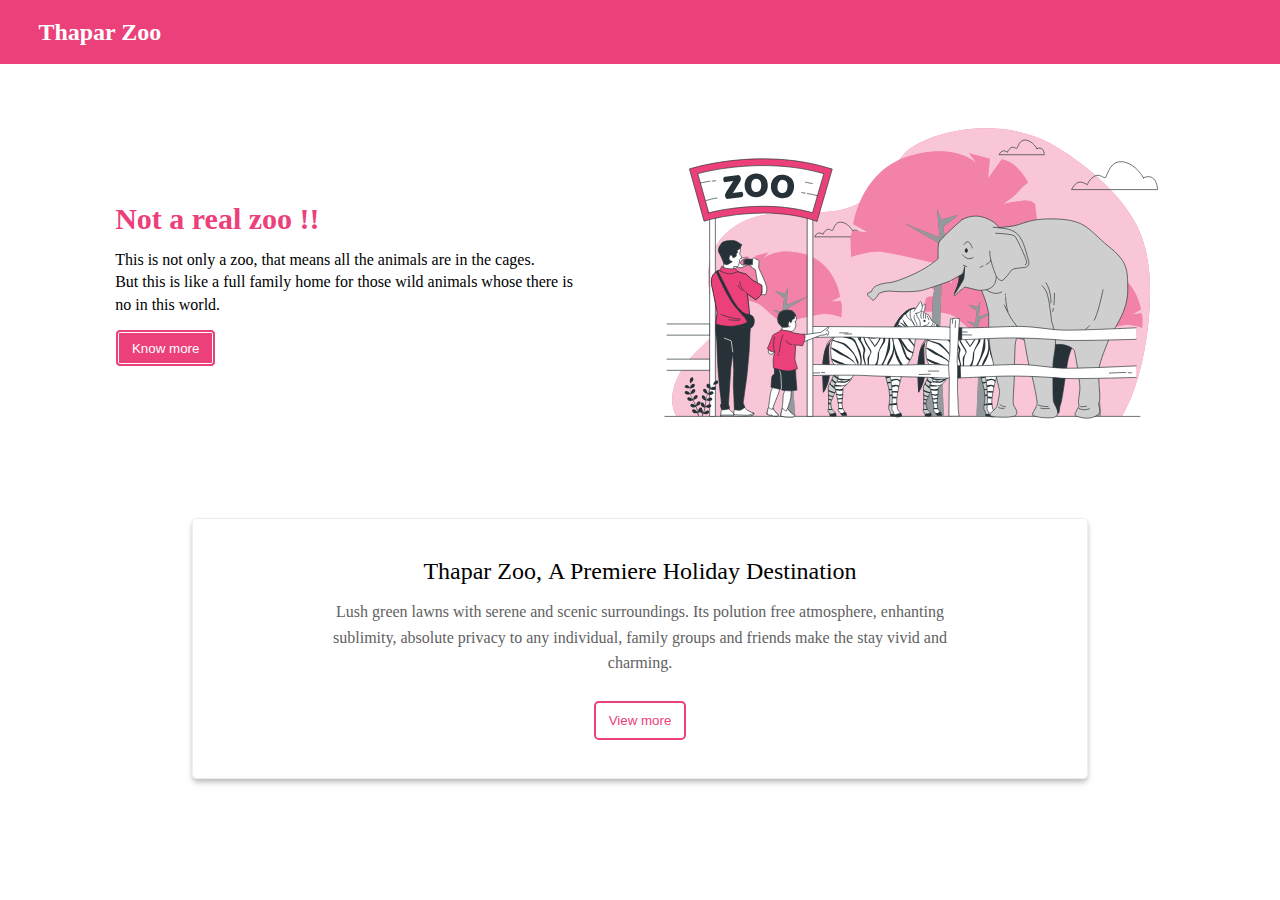
<file: example1.html>
<!DOCTYPE html>
<html lang="en">
<head>
				<meta charset="UTF-8">
				<meta name="viewport" content="width=device-width, initial-scale=1.0,user-scalable=no"/>
				<link rel="stylesheet" href="roller.css">
				<title>Thapar Zoo</title>
</head>
<body class="font-arial overflow-x-hidden">


<nav class="nav select-none w-full fixed top-0 c-white bg-pink-500 lg:px-2 nav-down-blur">
  <div class="nav-head h-5 px-1">
    	 <div class="nav-brand">
  		    <h1 class="text-6">Thapar Zoo</h1>
      </div>
  	   <i class="nav-toggler c-black rc-icon text-7 px-1 h-3 round-1 bg-white">menu</i>
  </div> 				
  
   <div class="nav-foot px-1 lg:ml-auto lg:mr-0">
  	  <a class="c-white text-none h-3 d-flex items-center px-1 round-1 hover:bg-white hover:c-black lg:mt-0 lg:my-1">Home</a>
  	  <a class="c-white text-none h-3 d-flex items-center px-1 round-1 hover:bg-white hover:c-black lg:mt-0 lg:my-1">Gallery</a>
  	  <a class="c-white text-none h-3 d-flex items-center px-1 round-1 hover:bg-white hover:c-black lg:mt-0 lg:my-1">Github</a>
  	  <a class="c-white text-none h-3 d-flex items-center px-1 round-1 hover:bg-white hover:c-black lg:mt-0 lg:my-1">Docs</a>
  	  <a class="c-white text-none lg:mr-1 h-3 d-flex items-center px-1 round-1 hover:bg-white hover:c-black">Github</a>
  	  <button class="h-4 w-full my-1 bg-white b-4 b-pink-200 round-2 text-3 px-1 hover:b-pink-400 lg:h-3 lg:mr-1">Visit Thapar</button>  	
  </div>
</nav>		






<section class="mt-9 w-full d-flex flex-col md:flex-row-reverse items-center justify-center sm:mt-9 px-2 md:px-5 lg:px-9">
				
  <div class="w-full d-flex items-center">
  <img src="Zoo-bro.svg" class="w-90% sm:w-80% md:w-100% lg:w-100% mx-auto">
  </div>	
  
  <div class="w-full mt-2 md:mt-0 md:pr-3 lg:pr-5">
   <h1 class="text-7 text-bold-9 c-pink-500">Not a real zoo !!</h1>
   <p class="mt-1 line-space-3 text-3">This is not only a zoo, that means all the animals are in the cages.<br>But this is like a full family home for those wild animals whose there is no in this world.</p>
   <button class="bg-pink-500 c-white text-bold-4 h-3 px-1 mt-1 b-4 b-white b-double round-1 hover:bg-white hover:c-pink-500 hover:b-pink-500">Know more</button>
  </div>
  

</section>






<div class="w-full mx-auto md:w-90% lg:w-80% xl:w-70% round-1 d-flex flex-col items-center mt-8 md:mt-5 shadow-3 shadow-gray-500 px-1 py-2 lg:py-3 md:px-4 lg:px-7 xl:px-10 b-1 b-gray-300">
  <h1 class="text-6 text-bold-5 line-space-2 text-center"><span class="">Thapar Zoo</span>, A Premiere Holiday Destination
  </h1>			
  <p class="text-3 text-bold-4 mt-1 line-space-4  text-center c-gray-800">
		Lush green lawns with serene and scenic surroundings. Its polution free atmosphere, enhanting sublimity, absolute privacy to any individual, family groups and friends make the stay vivid and charming.
  </p>
  <button class="h-3 mt-2 round-1 bg-white whitespace-no-wrap b-2 b-pink-500 px-1 c-pink-500 text-bold-5 hover:bg-pink-500 hover:c-white hover:b-white hover:b-4 hover:b-double">View more</button>
</div>







<script src="roller.js"></script>				
</body>
</html>
</file>
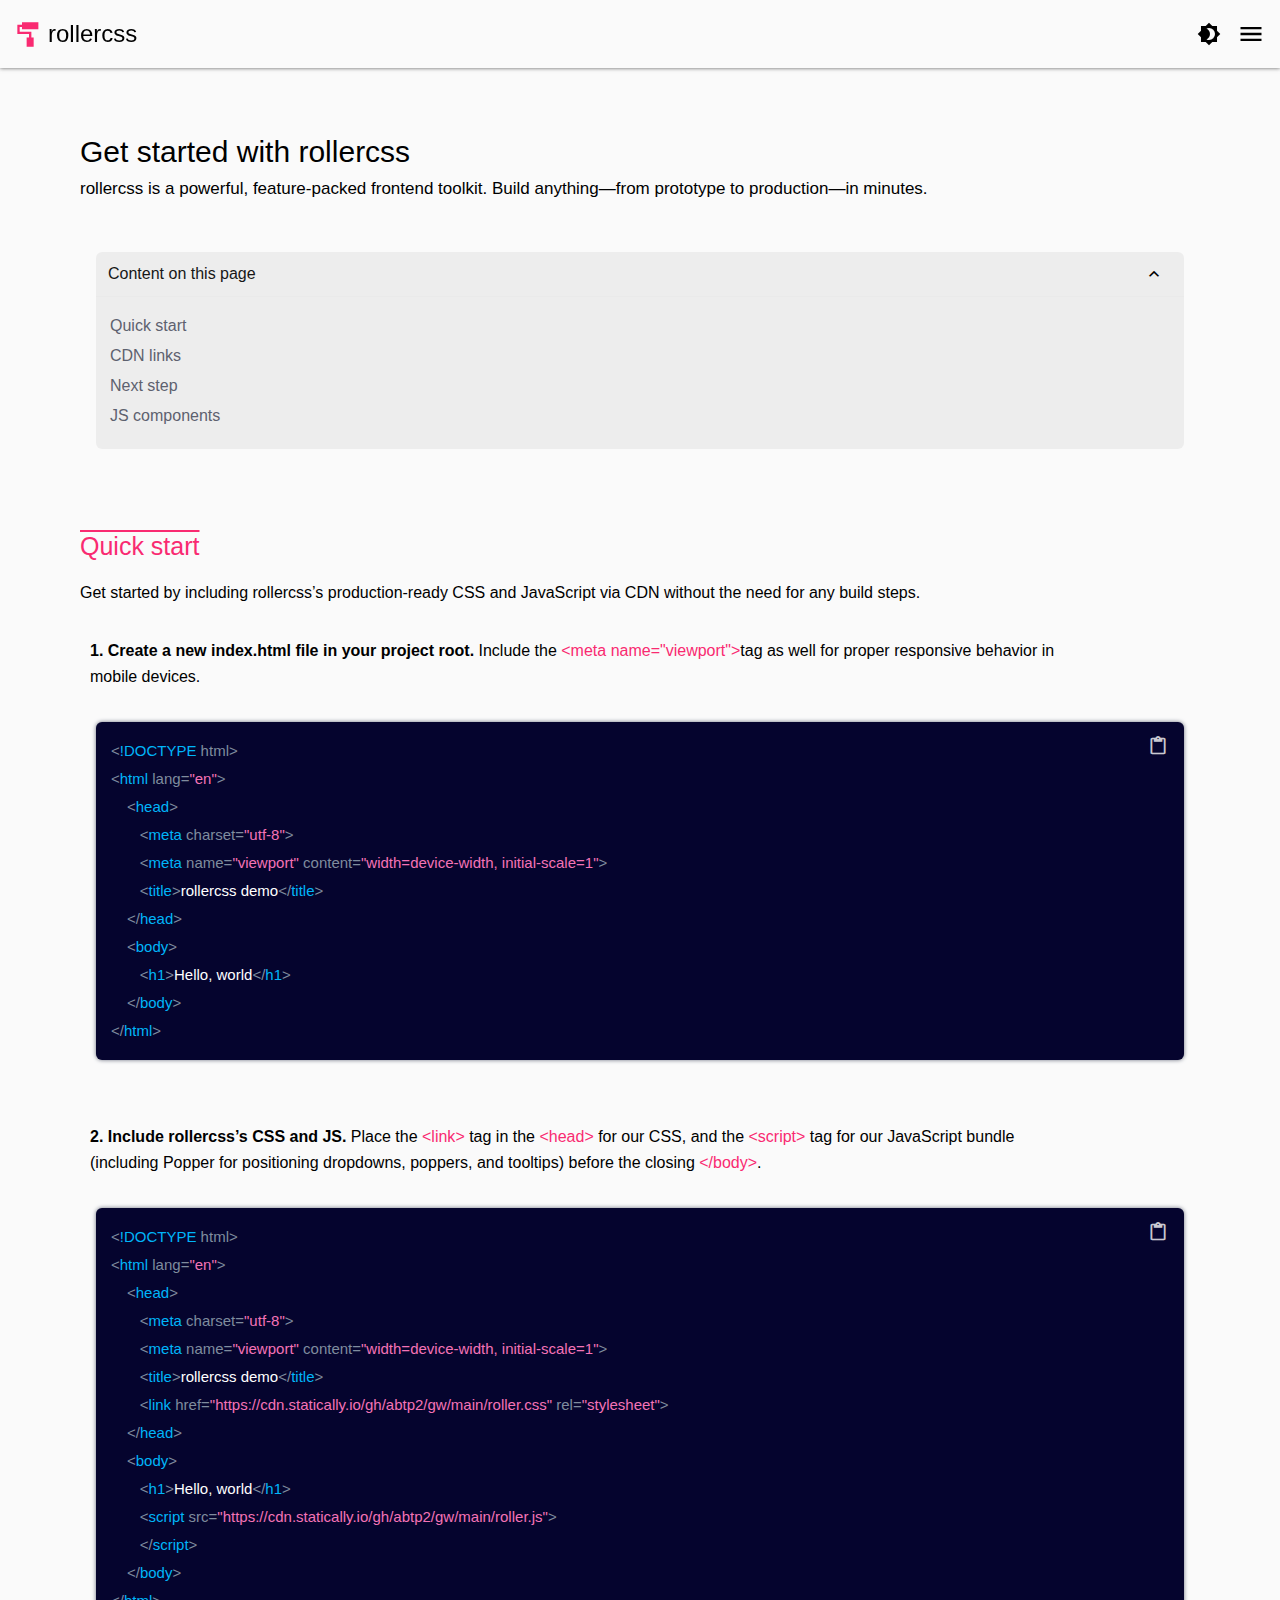
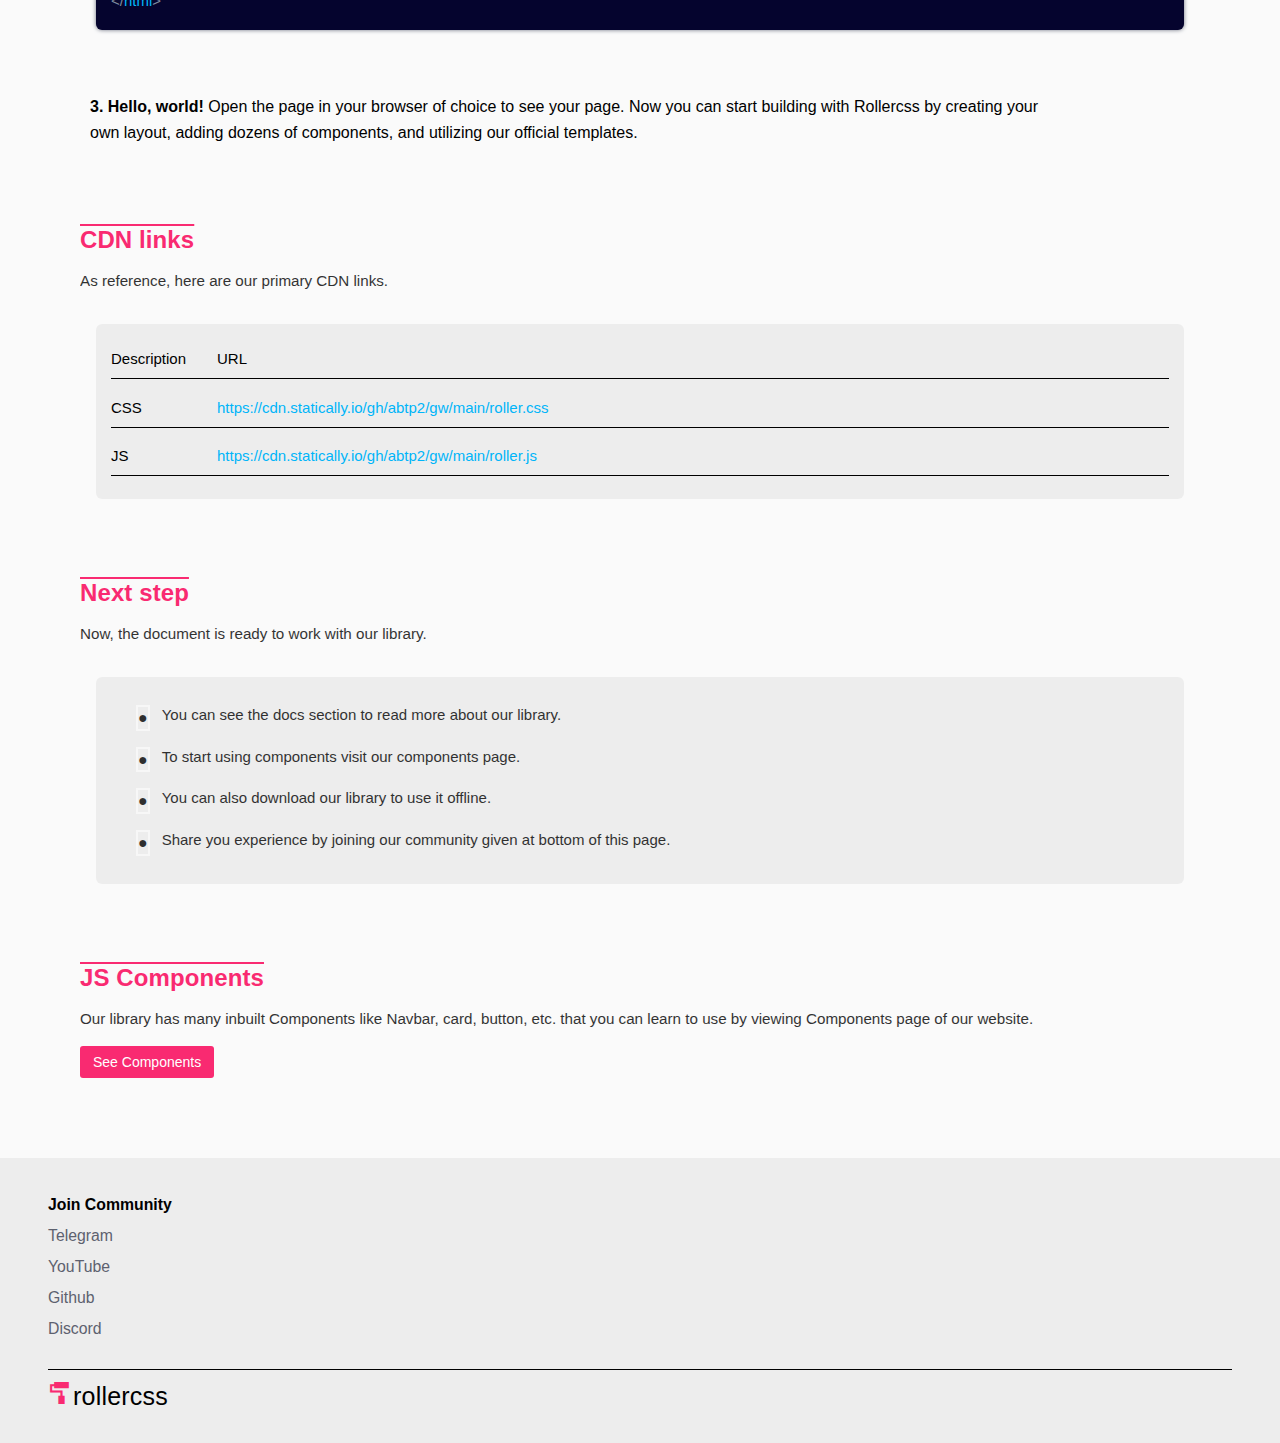
<file: getstarted.html>
<!DOCTYPE html>
<html lang="en">
<head>
				<meta name="description" content="A modern front-end library/framework based on CSS and Javascript. A best or better alternative to Bootstrap.">
				<meta charset="UTF-8">
				<meta name="viewport" content="width=device-width, initial-scale=1.0,user-scalable=no"/>
				<link rel="icon" type="image/png" href="rc-icon.png">
				<meta name="theme-color" content="#f92a71">
				<link rel="stylesheet" href="getstarted.css">
				<link rel="stylesheet" href="icon.css">
				<link rel="stylesheet" href="swiper.css">				
				<title>rollercss</title>
</head>
<body class="loader">
				
				
<!-- navbar -->
<div class="nav">				
	<div class="nav-left">	
	<h3 class="rc-icon">imagesearch_roller</h3>
	<h2>
					<span class="fruit">roller</span><span class="css">css</span>
	</h2>
	</div>
	
	<div class="nav-right">
	 <h1 class="rc-icon" id="toggle" onclick="tog()">brightness_4</h1>
	<h1 class="rc-icon" id="menu">menu</h1>	
	</div>
</div>

<!-- sidebar -->
<div class="sidebar">

<section id="side-top">
	<h3 class="rc-icon" id="side-back" onclick="sidebc()">arrow_back</h3>
<i class="rc-icon">imagesearch_roller</i>	

<!-- 
  <h3 class="pic-edit rc-icon" onclick="edt()">create</h3>
<div id="pic2">
		<img src="" id="pic-pic">
</div> 
<h2 class="pic-name"></h2>
<h2 class="pic-num"></h2>
<h2 class="pic-id"></h2> -->
</section>



<div id="side-right">
	<span onclick="window.location='index.html'"><h3>Home</h3><i class="rc-icon">home</i></span>		
	<span class="active-link"><h3>Get Started</h3><i class="rc-icon">book</i></span>
	<span onclick="window.location='docs.html'"><h3>Docs</h3><i class="rc-icon">auto_stories</i></span>
	<span><h3>Download</h3><i class="rc-icon">download</i></span>			
<span style="margin-bottom:1rem;"><h3>Components</h3><i class="rc-icon">library_books</i></span>

<div id="side-hr"></div>
	
<span><h3>Edit Profile</h3><i class="rc-icon">create</i></span>
	<span><h3>About Us</h3><i class="rc-icon">error_outline</i></span>
</div>  
  
  
  
 
  <div id="list"></div>
 <p id="state">No images stored in your browser.</p> 
 <a href="#" id="deleteImgs">Delete Images</a>
</div>
<!-- sidebar ended -->









<!-- first section -->
<section id="first">
<h1>Get started with <span>rollercss</span></h1>			
<p>rollercss is a powerful, feature-packed frontend toolkit. Build anything—from prototype to production—in minutes.</p>

<div id="content">
	<div id="content-head">
	<h3>Content on this page</h3>
	<i class="rc-icon" id="expand">expand_less</i>
	</div>			
	
	<div id="content-foot">
	<a href="#second">Quick start</a>
	<a href="#third">CDN links</a>
	<a href="#fourth">Next step</a>
	<a href="#fifth">JS components</a>
	</div>
</div>
</section>





<!-- second section -->
<section id="second">
<h1>Quick start</h1>			
<p>Get started by including rollercss’s production-ready CSS and JavaScript via CDN without the need for any build steps.</p>


<div id="step-one">
<p>
<span class="step-one-bold">
<span>1.</span>	Create a new index.html file in your project root.</span> Include the <span class="active-link"><span><</span><span>meta</span> <span>name</span><span>="viewport"</span><span>></span></span>tag as well for proper responsive behavior in mobile devices.	
</p>
</div>


<div id="step-one-code" class="step-one-code">
	<i class="rc-icon" id="cop_one">content_paste</i>
  <div id="step-code-one">
  <span id="blur"><</span><span id="pink">!DOCTYPE</span><span id="blur">  html</span><span id="blur">></span>
  <br>
  <span id="blur"><</span><span id="pink">html</span><span id="blur">  lang=</span><span id="blue">"en"</span><span id="blur">></span>
  <br>
  <span id="blur" style="margin-left:1rem;"><</span><span id="pink">head</span><span id="blur">></span>
  <br>
  <span id="blur" style="margin-left:1.8rem;"><</span><span id="pink">meta</span><span id="blur">  charset=</span><span id="blue">"utf-8"</span><span id="blur">></span>
  <br>
  <span id="blur" style="margin-left:1.8rem;"><</span><span id="pink">meta</span><span id="blur">  name=</span><span id="blue">"viewport"</span><span id="blur">  content=</span><span id="blue">"width=device-width, initial-scale=1"</span><span id="blur">></span>
  <br>
   <span id="blur" style="margin-left:1.8rem;"><</span><span id="pink">title</span><span id="blur">></span><span id="fff">rollercss demo</span><span id="blur"><</span><span id="blur">/</span><span id="pink">title</span><span id="blur">></span>
    <br>
  <span id="blur" style="margin-left:1rem;"><</span><span id="blur">/</span><span id="pink">head</span><span id="blur">></span>
  <br>
  <span id="blur" style="margin-left:1rem;"><</span><span id="pink">body</span><span id="blur">></span>
  <br>
  <span id="blur" style="margin-left:1.8rem;"><</span><span id="pink">h1</span><span id="blur">></span><span id="fff">Hello, world</span><span id="blur"><</span><span id="blur">/</span><span id="pink">h1</span><span id="blur">></span>
  <br>
   <span id="blur" style="margin-left:1rem;"><</span><span id="blur">/</span><span id="pink">body</span><span id="blur">></span>
  <br>
   <span id="blur"><</span><span id="blur">/</span><span id="pink">html</span><span id="blur">></span>
   </div>
</div>






















<div id="step-one" class="step-two">
<p>
<span class="step-one-bold">
<span>2.</span>	Include rollercss’s CSS and JS.</span> Place the <span class="active-link"><span><</span><span>link</span><span>></span></span> tag in the <span class="active-link"><span><</span><span>head</span><span>></span></span> for our CSS, and the <span class="active-link"><span><</span><span>script</span><span>></span></span> tag for our JavaScript bundle (including Popper for positioning dropdowns, poppers, and tooltips) before the closing <span class="active-link"><span><</span><span>/</span><span>body</span><span>></span></span>.
</p>
</div>


<div id="step-one-code" class="step-two-code">
	<i class="rc-icon" id="cop_two">content_paste</i>
  <div id="step-code-one">
  <span id="blur"><</span><span id="pink">!DOCTYPE</span><span id="blur">  html</span><span id="blur">></span>
  <br>
  <span id="blur"><</span><span id="pink">html</span><span id="blur">  lang=</span><span id="blue">"en"</span><span id="blur">></span>
  <br>
  <span id="blur" style="margin-left:1rem;"><</span><span id="pink">head</span><span id="blur">></span>
  <br>
  <span id="blur" style="margin-left:1.8rem;"><</span><span id="pink">meta</span><span id="blur">  charset=</span><span id="blue">"utf-8"</span><span id="blur">></span>
  <br>
  <span id="blur" style="margin-left:1.8rem;"><</span><span id="pink">meta</span><span id="blur">  name=</span><span id="blue">"viewport"</span><span id="blur">  content=</span><span id="blue">"width=device-width, initial-scale=1"</span><span id="blur">></span>
  <br>
   <span id="blur" style="margin-left:1.8rem;"><</span><span id="pink">title</span><span id="blur">></span><span id="fff">rollercss demo</span><span id="blur"><</span><span id="blur">/</span><span id="pink">title</span><span id="blur">></span>
    <br>
<span id="blur" style="margin-left:1.8rem;"><</span><span id="pink">link</span><span id="blur">  href=</span><span id="blue">"https://cdn.statically.io/gh/abtp2/gw/main/roller.css"</span><span id="blur">  rel=</span><span id="blue">"stylesheet"</span><span id="blur">></span>
  <br>   
  <span id="blur" style="margin-left:1rem;"><</span><span id="blur">/</span><span id="pink">head</span><span id="blur">></span>
  <br>
  <span id="blur" style="margin-left:1rem;"><</span><span id="pink">body</span><span id="blur">></span>
  <br>
  <span id="blur" style="margin-left:1.8rem;"><</span><span id="pink">h1</span><span id="blur">></span><span id="fff">Hello, world</span><span id="blur"><</span><span id="blur">/</span><span id="pink">h1</span><span id="blur">></span>
  <br>
  <span id="blur" style="margin-left:1.8rem;"><</span><span id="pink">script</span><span id="blur">  src=</span><span id="blue">"https://cdn.statically.io/gh/abtp2/gw/main/roller.js"</span><span id="blur">></span>
  <br>   
   <span id="blur" style="margin-left:1.8rem;"><</span><span id="blur">/</span><span id="pink">script</span><span id="blur">></span>
  <br>   
   <span id="blur" style="margin-left:1rem;"><</span><span id="blur">/</span><span id="pink">body</span><span id="blur">></span>
  <br>
   <span id="blur"><</span><span id="blur">/</span><span id="pink">html</span><span id="blur">></span>
   </div>
</div>




<div id="step-one" class="step-three">
<p>
<span class="step-one-bold">
<span>3.</span>	Hello, world!</span> Open the page in your browser of choice to see your page. Now you can start building with Rollercss by creating your own layout, adding dozens of components, and utilizing our official templates.
</p>
</div>
</section>




<!-- third section -->
<section id="third">
<h1>CDN links</h1>	
<p>As reference, here are our primary CDN links.</p>

<div id="cdn-links">
   <span>
   <h3>Description</h3>
   <h4>URL</h4>
   </span>
   
   <span>
   <h3>CSS</h3>  <h4 class="link">https://cdn.statically.io/gh/abtp2/gw/main/roller.css</h4>
   </span>
   
   <span>
   <h3>JS</h3>  <h4 class="link">https://cdn.statically.io/gh/abtp2/gw/main/roller.js</h4>
   </span>
</div>
</section>











<!-- fourth section -->
<section id="fourth">
<h1>Next step</h1>	
<p>Now, the document is ready to work with our library.</p>

<div>
	<p>You can see the docs section to read more about our library.</p>
	<p>To start using components visit our components page.</p>
	<p>You can also download our library to use it offline.</p>
	<p>Share you experience by joining our community given at bottom of this page.</p>
</div>
</section>




<!-- fifth -->
<section id="fifth">
<h1>JS Components</h1>	
<p>Our library has many inbuilt Components like Navbar, card, button, etc. that you can learn to use by viewing Components page of our website. </p>
<button onclick="window.location='components.html'">See Components</button>
</section>





<!-- footer -->
<footer>
<div>
<h1>Join Community</h1>				
<a href="https://t.me/rollercss">Telegram</a>
<a href="https://youtube.com/channel/UCLoiTyWe84H8BoKE_19qTIA">YouTube</a>
<a href="https://github.com/rollercss">Github</a>
<a href="">Discord</a>
</div>
<h2><i class="rc-icon">imagesearch_roller</i>rollercss</h2>
</footer>


<script src="getstarted.js"></script>				
</body>
</html>
</file>
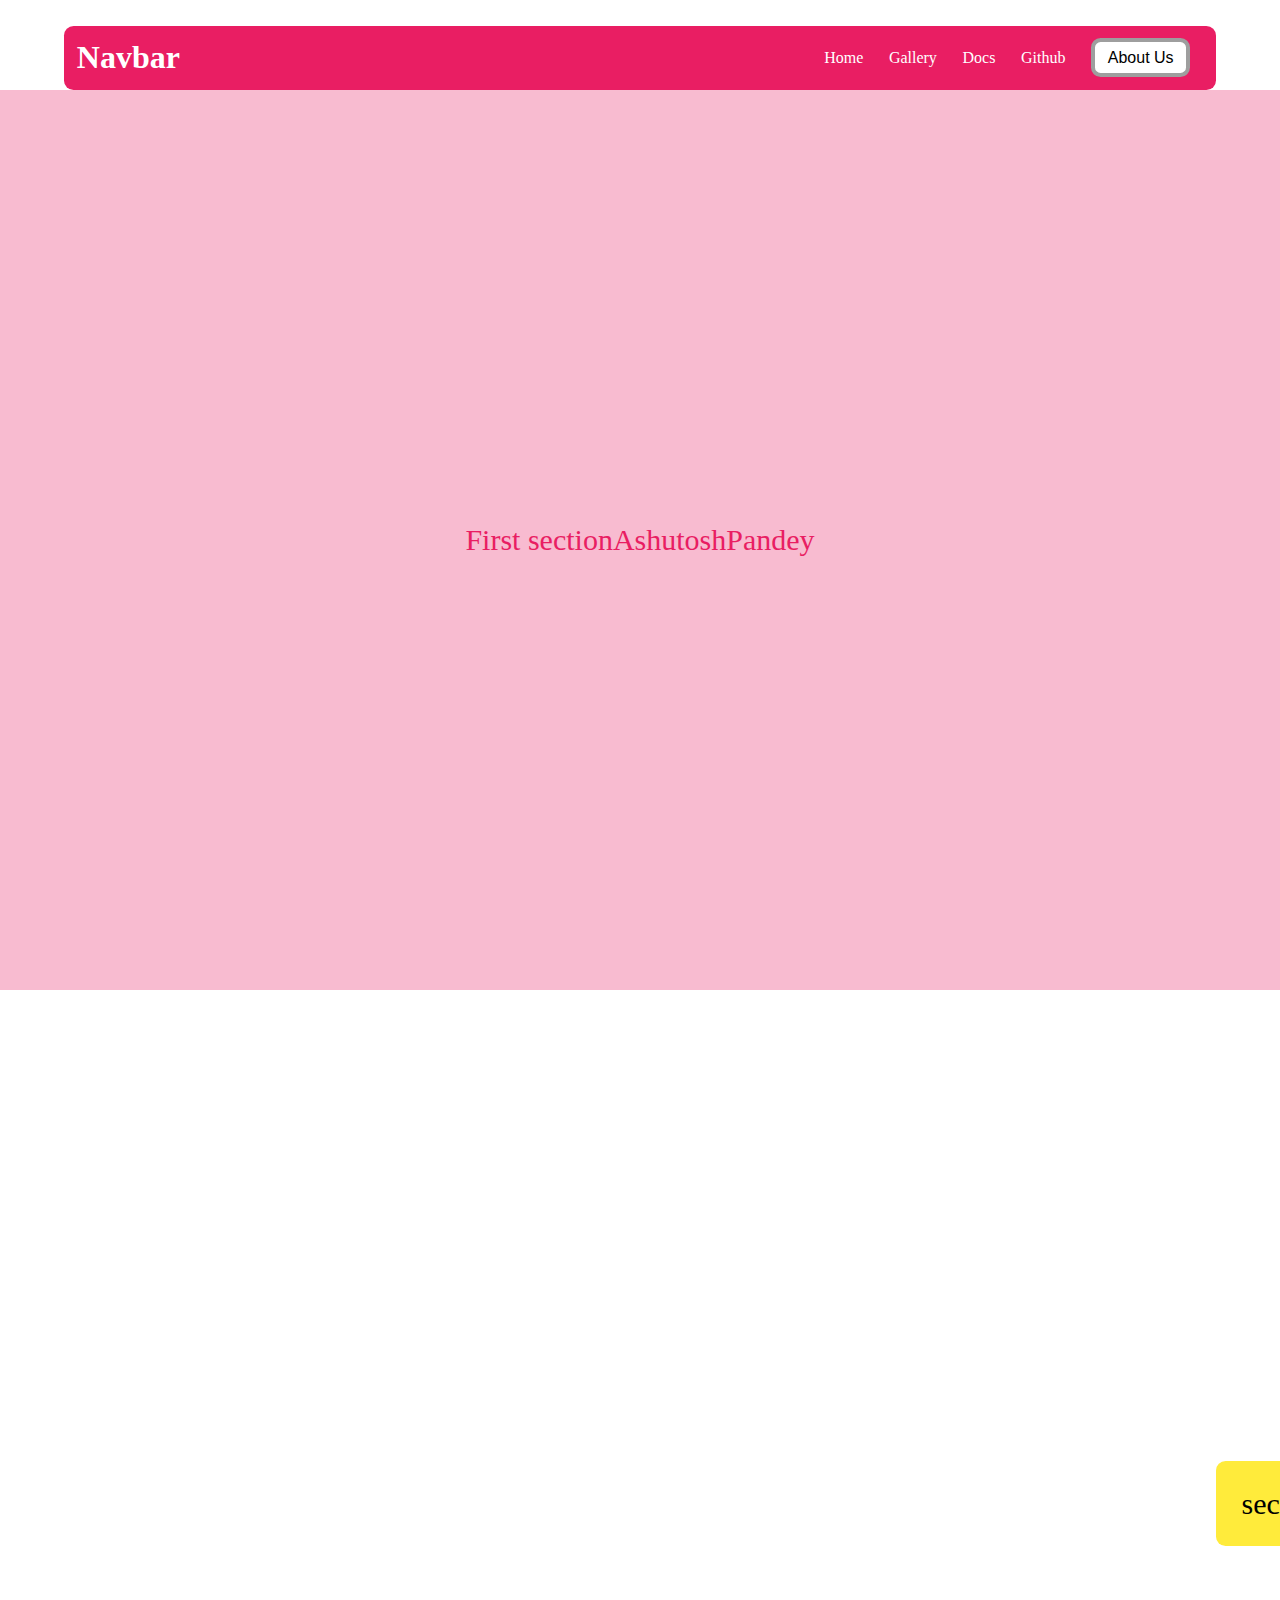
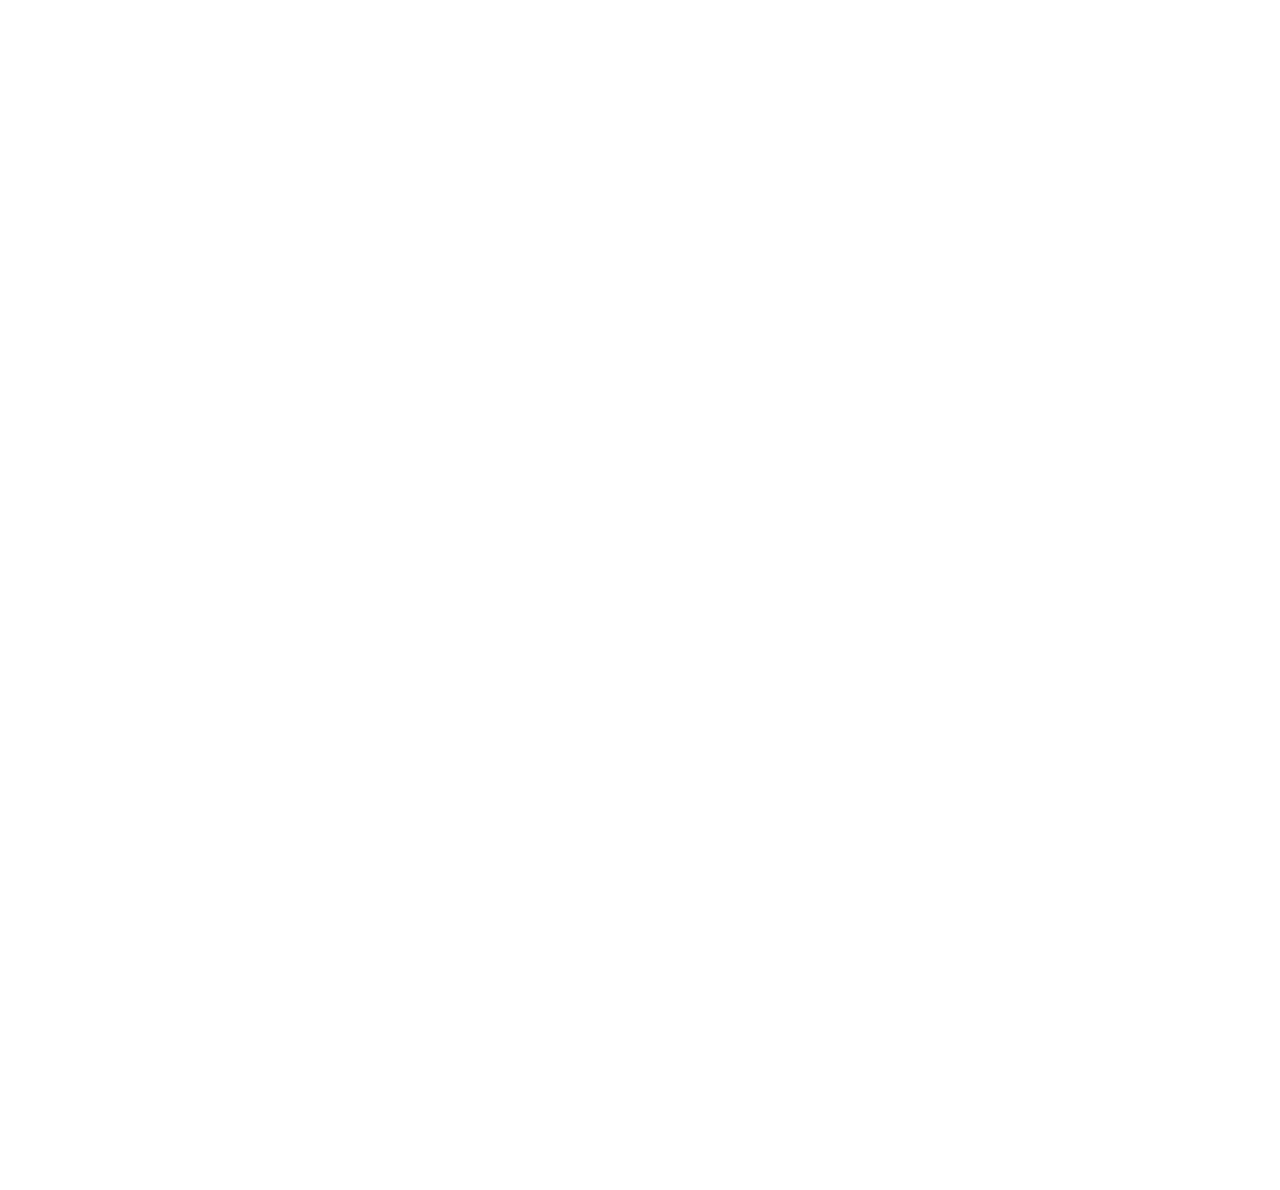
<file: navbar2.html>
<!DOCTYPE html>
<html lang="en">
<head>
				<meta charset="UTF-8">
				<meta name="viewport" content="width=device-width, initial-scale=1.0,user-scalable=no"/>
				<link rel="stylesheet" href="roller.css">
				<title>Page title</title>
</head>
<body>
				

<nav class="nav w-full mt-2 mx-auto w-90% round-2 c-white bg-pink-600" nav-transition="0.5"> 
		<div class="nav-head h-5 px-1"> 	 
		  <div class="nav-brand"> 		 
		  <h1>Navbar</h1> </div> 	 
		  <i class="nav-toggler c-black rc-icon text-7 px-1 h-3 round-1 bg-white">menu</i> 
		</div> 				
		<div class="nav-foot px-1 lg:ml-auto lg:mr-0"> 	 <a href="" class="my-1 c-white text-none lg:mx-1">Home</a> 	 
		<a href="" class="my-1 c-white text-none lg:mx-1">Gallery</a> 	 
		<a href="" class="my-1 c-white text-none lg:mx-1">Docs</a> 	 
		<a href="" class="my-1 c-white text-none lg:mx-1">Github</a> 	 
		<button class="h-4 w-full my-1 bg-white b-4 b-gray round-2 text-3 px-1 hover:b-gray-800 lg:h-3 lg:mx-1">About Us</button> 	 
		</div>
</nav>






<section class="bg-pink-200 c-pink-600">First section
<div class="my">Ashutosh</div>
<div class="my">Pandey</div>
</section>
<section><div class="w-90% bg-yellow c-black p-2 mt-10 round-2" data-aos="slide-left">second section</div></section>
<section><div class="w-90% bg-red c-white p-2 mt-10 round-2" data-aos="zoom-out">third section</div></section>

<style>
.jabnavbarnichetoblur > *:not(.nav){
filter: blur(5px) !important;
}

.nav{
display:flex;
justify-content: center;
flex-direction: column;
color: #fff;
overflow: hidden;
}
.nav-head{
float: left;
display:flex;align-items:center;justify-content: space-between; 
}
.nav-foot{
display:flex;align-items:center;justify-content:center; 
flex-direction: column;
overflow: hidden;
max-height: 0px;
}
.nav-foot a{
width: 100%;		
color:#fff; 
text-decoration: none; 
/* text-align: center; */
}
.nav-foot button{
width: 100%;		
white-space: nowrap;
}
.nav-brand{
display:flex;align-items:center;justify-content:center;
}
.nav-toggler{
display:flex;align-items:center;justify-content:center;
user-select:none !important;
}

@media(min-width:992px){
.nav{
display:flex;
align-items: center;
flex-direction: row;
}
.nav-head{
width: auto;
}
.nav-foot{
width: auto;
display:flex;
background: transparent;
flex-direction: row;
height: 100%;
max-height: 100vh;
}
.nav-toggler{
display: none;
}				
}
 
section{
height: 100vh;
background: #fff;
font-size: 30px;
color: #000;
display:flex;align-items:center;justify-content:center; 
}
</style>				





<script src="roller.js"></script>
</body>
</html>
</file>
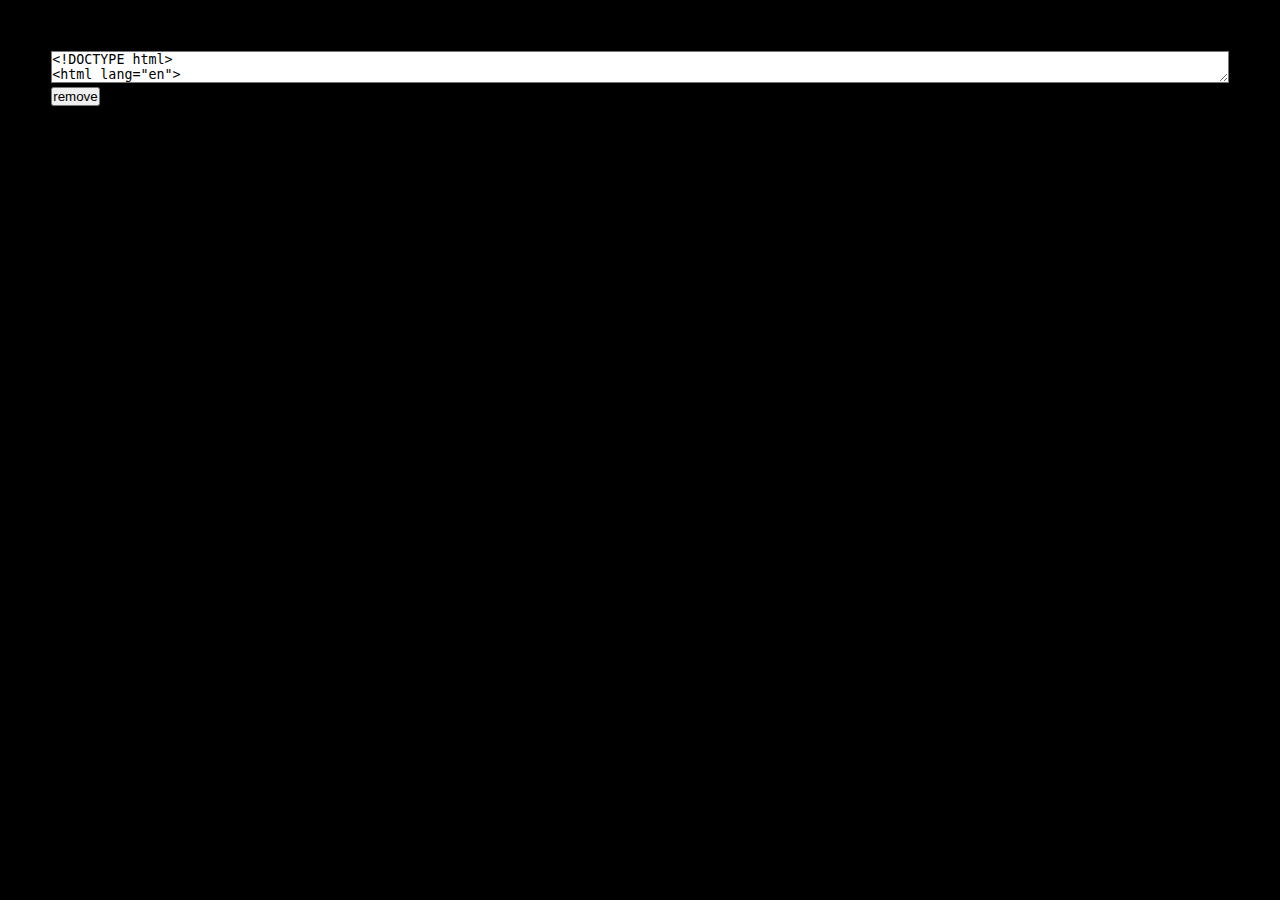
<file: playground.html>
<!DOCTYPE html>
<html lang="en">
<head>
				<meta charset="UTF-8">
				<meta name="viewport" content="width=device-width, initial-scale=1.0,user-scalable=yes"/>
				<link rel="stylesheet" href="roller.css">
				<title>Playground</title>
</head>
<body class="bg-black c-white p-4">

<textarea class="bg-white w-full c-black">
<!DOCTYPE html>
<html lang="en">
<head>
 <meta charset="UTF-8">
 <meta name="viewport" content="width=device-width, initial-scale=1.0,user-scalable=no"/>
 <title>Page title</title>
</head>
<body>
				
</body>
</html>
</textarea>
<button onclick="ashu()">remove</button>





<style>
.pink{
color: #f92a71;
font-weight:800;
}
</style>
<script>
function ashu(){
var a = document.getElementsByTagName("textarea")[0].value; 
var x = a.replace("div", "<span>div</span>");
document.getElementsByTagName("textarea")[0].value =x;
}
</script>				
</body>
</html>
</file>
<file: roller.css>
@import url("gw.css");
@import url("gw-two.css");
@import url("gw-three.css");
@import url("gw-four.css");
@import url("gw-five.css");
@import url("gw-six.css");
@import url("gw-seven.css");
@import url("gw-eight.css");
@import url("swiper.css");
@import url("icon.css");
@import url("animation.css");





/* 
Hello 👋, welcome to rollercss.
This is a modern library for front-end development this is made by "Ashutosh Pandey" in 2022.
He belongs to Uttar Pradesh, India.

Licensed from MIT.
*/
</file>
<file: docs.css>
:root{
--darkbg: linear-gradient(315deg, #07145a 0%, #040328 64%);
--lightbg: #fafafa;
--lighttext: #000;
--darktext: #fafafa;
--darknavbg: #040328;
--lightnavbg: #fafafa;
--darksidebg: #070541;
--lightsidebg: #fff;
--lightblurbg: rgba(0,0,0,0.05);
--darkblurbg: rgba(255,255,255,0.08);
--cardshdark:0px 1px 4px 0px #bbbbbb;
--cardshlight:0px 1px 5px 0px #a4a4a4;
--darkformbg: #1a214d;
--lightformbg: #e0e0e0;
--searchdbg: #060433;
--searchlbg: #fff;
--dblurtext: #a3acc4;
--lblurtext: #5d616f;
}
.light-theme{
--bg: var(--lightbg);
--text: var(--lighttext);
--navbg: var(--lightnavbg);
--sidebg: var(--lightsidebg);
--blurbg: var(--lightblurbg);
--cardsh: var(--cardshlight);
--formbg: var(--lightformbg);
--searchbg: var(--searchlbg);
--blurtext: var(--lblurtext);
}
.dark-theme{
--bg: var(--darkbg);
--text: var(--darktext);
--navbg: var(--darknavbg);
--sidebg: var(--darksidebg);
--blurbg: var(--darkblurbg);
--cardsh: var(--cardshdark);
--formbg: var(--darkformbg);
--searchbg: var(--searchdbg);
--blurtext: var(--dblurtext);
}


html{
scroll-behavior: auto !important;
accent-color: #f92a71;
}

body {
margin: 0;
padding: 0;
box-sizing: border-box;
background: var(--bg);
background-attachment: fixed;
color: var(--text);
height: 100vh;
width: 100vw;
overflow-x: hidden;
font-family: Arial;
accent-color: #f92a71;
}
.body > *:not(.sidebar) { 
filter: blur(8px);
}
.display > *:not(#search-box) { 
filter: blur(8px);
}

a{
user-select: none;
}

.loader{
opacity: 0;
}

h1,h2,h3,h4,h5,h6{
margin: 0;
padding: 0;
}
::selection{
background: #f92a71;
color: #fff;
}
.card-icon{
user-select: none !important;
}

#to-click{
position: absolute;
z-index: -99999999999999999999999999999999999999999999999999999999999999999999999999999999999999999999999999999999999999999999999;
opacity: 0;
}

/* navbar */
.nav2{
width: 100%;
box-shadow: 0px 0px 4px 0px #585858;
padding: 20px 0px;
display:flex;
align-items:center;
justify-content: space-between;
position: fixed;
top: 0;
z-index: 9999999;
background: var(--navbg);
user-select: none;
}
.nav-left{
margin-left: 15px;
width: 100%;
display:flex;align-items:center;
justify-content: flex-start;
}
.nav-right{
margin-right: 15px;
width: 100%;
display:flex;align-items:center;
justify-content: flex-end;
}


.nav2 h2{
font-size: 24px;
font-weight: 500;
margin-left: 5px;
}


.nav-left h3{
font-size: 28px;
color: #f92a71;
}
.nav2 h2 span{
margin: 0;	
padding: 0;		
word-spacing: 0px;
}
.nav2 #menu{
font-size: 28px;
}
.nav2 #search{
font-size: 25px;
margin-right: 16px;
font-weight: 800 !important;
}
.nav2 #toggle{
font-size: 24px;
margin-right: 16px;
}





/* sidebar */
.sidebar{
width: 250px;
background: var(--sidebg);
position: fixed;
top: 0;
right: -100%;
z-index: 9999999999999999;
height: 100vh;
transition: right 0.3s;
overflow-x: hidden;
user-select: none;
box-shadow: 0px 0px 0.8px var(--text);
display:flex;
align-items: flex-end;
justify-content: flex-start; 
flex-direction: column;
overflow-y: visible;
}

.sidebar a{
display:flex;
align-items: center;
justify-content: flex-end; 
padding: 5px 12px 5px 0;
margin-bottom: 1rem;
text-decoration: none;
color: var(--text);
text-align: right;
width: 100%;
margin-left: auto;
margin-right: 0;
}
.sidebar a h3{
font-size: 17px;
font-weight: 401;
}
.sidebar a i{
font-size: 24px;
font-weight: 100;
color: var(--blurtext);
opacity: 0.6;
margin-left: 16px;
padding: 4px;
border-radius: 3px;
background: var(--bg);
box-shadow: 0px 1px 0.8px 1px var(--blurbg);
}
#side-hr{
width: 100%;
height: 2px;
outline: none;
margin: 0;
padding: 0;
background: var(--blurbg);
margin-bottom: 1rem;
margin-top: 0.5rem;
}
#py{
color: var(--blurtext);
}
#py h3{
font-size: 15px !important;
margin-right: 10px;
}


.head-link{
padding-top: 1.8rem !important;
opacity: 0.9 !important;
color: var(--text) !important;
text-decoration: overline !important;
margin-right: 15px !important;
font-size: 16px !important;
}

nav{
margin: 0;
padding: 0;
width: 100%;
display:flex;align-items:center;justify-content: flex-start; 
flex-direction: column;
padding-top: 2rem;
}

.active{
opacity: 1 !important;
color: #f92a71 !important;
border-left: 3.5px solid #f92a71 !important;
background: var(--bg);
}
.active i{
opacity: 1 !important;
color: #f92a71 !important;
}


/* search-box */
#search-box{
width: 92%;
border-radius: 8px;
background: var(--searchbg);
position: fixed;
z-index: 99999999999999999;
transform: translateX(-50%);
left: 50%;
top: 1.5rem;
box-shadow: var(--cardsh);
padding: 3px 0px;
color: var(--blurtext);
display: none;
}
#search-head{
width: 100%;
display:flex;align-items:center;justify-content:center; 
height: 45px;
}
#search-head span{
font-size: 20px;
padding: 0px 5px 0 10px;
color: ;
}
#search-box form{
width: 100%;
}
#search-head input{
outline: none;
color: var(--text);
caret-color: var(--text);
width: 100%;
height: 100%;
border: none;
background: transparent;
font-size: 17px;
padding-right: 1rem;
}

#search-foot{
width: 100%;
display:flex;
align-items: flex-start;
justify-content: center; 
flex-direction: column;
font-size: 12px;
margin-top: 0.5rem;
}
#search-foot h2{
font-weight: 400;
font-size: 15.5px;
margin: 0.4rem 0px 0.8rem 1rem;
display:flex;align-items:center;justify-content:center; 
}
#search-foot span{
margin:0px 1.3rem 0px 0px;				
font-size: 22px;
padding: 0;
user-select: none;
}
#search-foot p{
position: absolute;
background: transparent;
border-top: 3px solid var(--text);
border-right: 3px solid var(--text);
border-left: 3px solid var(--text);
border-bottom: 3px solid transparent;
right: 1rem;
bottom: 1.2rem;
padding: 8px;
border-radius: 100%;
opacity: 0;
animation: search-spin 1s linear infinite;
}
@keyframes search-spin{
100%{
transform: rotate(360deg);
}		
}

::placeholder{
color: var(--blurtext);
}




/* main section css srarting */

section{
padding-top: 7rem;
padding-left: 20px;
padding-right: 20px;
padding-bottom: 3rem;
border-bottom: 0.1px solid var(--blurtext);
}
section #sec-head{
font-size: 16px;
font-weight: 500;
color: #f92a71;
}
section #sec-head-two{
font-size: 28px;
margin-top: 18px;
}
section #sec-p{
font-size: 15.5px;
margin-top: 8px;
font-weight: 400;
line-height: 1.6;
color: var(--blurtext);
}







#cdn-links{
width: 100%;
border-radius: 6px;
padding: 15px 0px 2px 0px;
margin: 1.5rem auto 0px auto;
background: var(--blurbg);
user-select: none;
}
#cdn-links span{
display:flex;align-items:center;
padding: 0.7rem 15px;
margin-bottom: 0.5rem;
display:flex;align-items:center;
}
#cdn-links .cdn-b{
border-bottom: 0.1px solid var(--blurtext);
}

#cdn-links span h3{
font-size: 15px;
font-weight: 500;
width: 10px;
margin-right: 6rem;
}
#cdn-links span h4{
font-size: 15px;
font-weight: 500;
word-break: break-word;
}
.link{
font-size: 14px;
font-weight: 400 !important;
color: #00b5f9;
user-select: all;
}




#c-p{
width: 100%;
border-radius: 6px;
padding: 15px 0px 2px 0px;
margin: 1.5rem auto 0px auto;
}
#c-p span{
display:flex;align-items:center;
padding: 0.7rem 15px;
margin-bottom: 0.5rem;
}
#c-p .c-b{
border-bottom: 0.1px solid var(--blurtext);
}

#c-p span h3{
font-size: 15px;
font-weight: 500;
width: 80%;
margin-right: 1rem;
}
#c-p span h4{
font-size: 15px;
font-weight: 500;
word-break: break-word;
width: 100%;
}
.cp-name{
font-weight: 401 !important;
color: #00b5f9 !important;
}
.cp-link{
font-weight: 400 !important;
color: #f92a71 !important;
}
.cp-link .c-block{
width: 100px;
padding: 5px 0px;
border: 0.1px solid var(--blurtext);
user-select: none;
}

.cp-link .c-font-block{
width: 100px;
padding: 5px 0px;
border: 0.1px solid var(--blurtext);
user-select: none;
font-size: 22px;
font-weight: 500;
background: transparent;
display:flex;align-items:center;justify-content:center; 
}


@media(min-width:800px){
#c-p span h3{
width: 40%;
}				
}



#installation h2{
margin-top: 3rem;
font-size: 18px;
line-height: 1.4;
font-weight: 401;
}
#installation h5{
margin-top: 0.4rem;
margin-bottom: 2rem;
font-weight: 400;
font-size: 16px;
color: var(--blurtext);
}
#installation article{
background: #f92a71;
color: #fff;
padding: 10px 20px;
font-size: 15px;
font-weight: 500;
border-radius: 3px;
display: inline-block;
}



@media(min-width:600px){
section{
padding-top: 7rem;
padding-left: 50px;
padding-right: 50px;
}				
}
@media(min-width:800px){
section{
padding-top: 7rem;
padding-left: 70px;
padding-right: 70px;
}			
}
@media(min-width:1200px){
section{
padding-top: 7rem;
padding-left: 90px;
padding-right: 90px;
}				
}




#blue{
color: #f473b6;
}
#blur{
color: #7f8c9e;
}
#pink{
color: #00b5f9;
}
#fff{
color: #fff;
font-family:Arial;
}

#step-one-code{
background: #05042e;
width: 100%;
border-radius: 6px;
padding: 15px 0px;
margin-top: 2rem;
line-height: 28px;
box-shadow:0px 0px 4px #6c7181;
font-size: 15px;
letter-spacing: 0.5px;
word-spacing: 1px;
position: relative;
overflow: hidden;
flex-wrap: wrap;
word-break: break-word;
}
#step-code-one{
margin: 0px auto;
width: 90%;
}
</file>
<file: icon.css>
/* fallback */
@font-face {
  font-family: 'Material Icons';
  font-style: normal;
  font-weight: 400;
  src: url("icon.woff2") format('woff2');
}

.rc-icon{
  font-family: 'Material Icons';
  font-weight: normal;
  font-style: normal;
  line-height: 1;
  letter-spacing: normal;
  text-transform: none;
  display: inline-block;
  white-space: nowrap;
  word-wrap: normal;
  direction: ltr;
  -webkit-font-feature-settings: 'liga';
  -webkit-font-smoothing: antialiased;
}
</file>
<file: getstarted.css>
:root{
--darkbg: linear-gradient(315deg, #07145a 0%, #040328 64%);
--lightbg: #fafafa;
--lighttext: #000;
--darktext: #fafafa;
--darknavbg: #040328;
--lightnavbg: #fafafa;
--darksidebg: #070541;
--lightsidebg: #fff;
--lightblurbg: rgba(0,0,0,0.05);
--darkblurbg: rgba(255,255,255,0.08);
--cardshdark:0px 1px 4px 0px #bbbbbb;
--cardshlight:0px 1px 5px 0px #a4a4a4;
--darkformbg: #1a214d;
--lightformbg: #e0e0e0;
--searchdbg: #060433;
--searchlbg: #fff;
--dblurtext: #a3acc4;
--lblurtext: #5d616f;
}
.light-theme{
--bg: var(--lightbg);
--text: var(--lighttext);
--navbg: var(--lightnavbg);
--sidebg: var(--lightsidebg);
--blurbg: var(--lightblurbg);
--cardsh: var(--cardshlight);
--formbg: var(--lightformbg);
--searchbg: var(--searchlbg);
--blurtext: var(--lblurtext);
}
.dark-theme{
--bg: var(--darkbg);
--text: var(--darktext);
--navbg: var(--darknavbg);
--sidebg: var(--darksidebg);
--blurbg: var(--darkblurbg);
--cardsh: var(--cardshdark);
--formbg: var(--darkformbg);
--searchbg: var(--searchdbg);
--blurtext: var(--dblurtext);
}


html{
scroll-behavior: smooth;
accent-color: #f92a71;
}
*{
box-sizing: border-box;
}

body {
margin: 0;
padding: 0;
box-sizing: border-box;
background: var(--bg);
background-attachment: fixed;
color: var(--text);
height: 100vh;
width: 100vw;
overflow-x: hidden;
font-family: Arial;
scroll-behavior: smooth;
accent-color: #f92a71;
}
.body > *:not(.sidebar) { 
filter: blur(8px);
}
.display > *:not(#search-box) { 
filter: blur(8px);
}

a{
user-select: none;
}

.loader{
opacity: 0;
}

h1,h2,h3,h4,h5,h6{
margin: 0;
padding: 0;
}
::selection{
background: #f92a71;
color: #fff;
}
#blue{
color: #f473b6;
}
#blur{
color: #7f8c9e;
}
#pink{
color: #00b5f9;
}
#fff{
color: #fff;
font-family:Arial;
}


/* navbar */
.nav{
width: 100%;
box-shadow: 0px 0px 4px 0px #585858;
padding: 20px 0px;
display:flex;
align-items:center;
justify-content: space-between;
position: fixed;
top: 0;
z-index: 9999999;
background: var(--navbg);
user-select: none;
}
.nav-left{
margin-left: 15px;
width: 100%;
display:flex;align-items:center;
justify-content: flex-start;
}
.nav-right{
margin-right: 15px;
width: 100%;
display:flex;align-items:center;
justify-content: flex-end;
}


.nav h2{
font-size: 24px;
font-weight: 500;
margin-left: 5px;
}


.nav-left h3{
font-size: 28px;
color: #f92a71;
}
.nav h2 span{
margin: 0;	
padding: 0;		
word-spacing: 0px;
}
.nav #menu{
font-size: 28px;
}
.nav #search{
font-size: 25px;
margin-right: 12px;
}
.nav #toggle{
font-size: 24px;
margin-right: 16px;
}







/* sidebar */
.sidebar{
width: 250px;
background: var(--sidebg);
position: fixed;
top: 0;
right: -100%;
z-index: 9999999999999999;
height: 100vh;
transition: right 0.3s;
overflow: hidden;
user-select: none;
box-shadow: 0px 0px 0.8px var(--text);
}
#side-back{
position: absolute;
font-size: 27px;
font-weight: 400;
top: 0.8rem;
left: 1rem;
}
#side-top{
background: var(--blurbg);
padding-bottom: 0.8rem;
display: flex; 
align-items: center;
justify-content: center;
padding: 0.8rem 0;
}
#side-top i{
color: #f92a71;
font-size: 120px;
margin-left: auto;
margin-right: 0;
}




#side-right{
margin-top: 3rem;
display:flex;align-items:center;justify-content:flex-end; 
flex-direction: column;
width: 100%;
overflow-y: scroll;
}

#side-right span{
display:flex;align-items:center;justify-content:center; 
margin-right: 10px;
align-self: flex-end;
margin-bottom: 2rem;
}
#side-right span h3{
font-size: 15px;
font-weight: 401;
}
#side-right span i{
font-size: 22px;
font-weight: 100;
color: var(--blurtext);
opacity: 0.6;
margin-left: 18px;
}
#side-right #side-hr{
width: 100%;
height: 1px;
outline: none;
margin: 0;
padding: 0;
background: var(--blurbg);
margin-bottom: 1rem;
}
.active-link{
opacity: 1 !important;
color: #f92a71 !important;
}
.active-link i{
opacity: 1 !important;
color: #f92a71 !important;
}



#pic2{
width: 80px;
height: 80px;
border-radius: 100%;
border: 4px solid #f2f2f2;
display:flex;align-items:center;justify-content:center; 
overflow: hidden;
position: relative;
right: -150px;
background-image: url("no-pic.png");
background-size: 80% 80%;
background-position: center;
background-repeat: no-repeat;
background-color: #e4e6e7;
}
.pic-pic{
width: 100%;
height: 100%;
}
.pic-name{
font-weight: 500;
font-size: 16px;
text-align: right;
margin-top: 0.5rem;
margin-right: 15px;
opacity: 0;
}

.pic-num{
font-weight: 400;
font-size: 13px;
text-align: right;
margin-top: 0.15rem;
margin-right: 15px;
opacity: 0;
display: none;
}

.pic-id{
font-weight: 400;
font-size: 13.5px;
text-align: right;
margin-top: 0.15rem;
margin-right: 15px;
opacity: 0;
}







#state,#deleteImgs,.thumb,#files{
opacity: 0;
position: absolute;
z-index: -999999999999999999999999999;
}










.pic-form{
position: fixed;
z-index: 999999999999999999999999999999999999999999999999999999;
background: var(--bg);
height: 100%;
width: 100%;
top: 0;
display:none;align-items:center;
flex-direction: column;
user-select: none;
}

.pic-form form{
width: 80%;
height: 400px;
border-radius: 6px;
background: var(--formbg);
display:flex;align-items:center;justify-content:center; 
flex-direction: column;
position: fixed;
transform: translate(-50%,-50%);
left: 50%;
top: 50%;
z-index: 99;
}




@media(min-width:600px){
.pic-form form{
width: 60%;
}				
}
@media(min-width:800px){
.pic-form form{
width: 50%;
top: 55%;
}				
}


.pic-form form input{
width: 80%;
height: 45px;
background: #fff;
outline: none;
border: none;
border-radius: 6px;
margin-top: 0.5rem;
padding: 0px 8px;
}

#pic-form-head{
display:flex;align-items:center;
justify-content: space-around;
position: relative;
top: -20px;
}
@media(max-width:340px){
#pic-form-head{
transform: scale(0.9);
}		
}
#pic-form-foot{
display:flex;align-items:center;
justify-content: space-around;
width: 84%;
}

#choose-pic{
width: 45%;
padding: 8px 12px;
border-radius: 6px;
text-align: center;
color: #fff;
font-weight: 600;
font-size: 15px;
margin-left: 1rem;
letter-spacing: 0.1px;
display:flex;align-items:center;justify-content: space-around; 
background: #f92a71;
}
#choose-pic span{
margin-right: 0.3rem;
font-size: 22px;
}

#pic-form-foot input[type="reset"]{
margin: 1rem 0.5rem 0 0;			
background: #f92a71;
color: #fff;
font-weight: 500;
font-size: 16px;
}
#pic-form-foot input[type="submit"]{
margin: 1rem 0 0 0.5rem;			
background: #f92a71;
color: #fff;
font-weight: 500;
font-size: 16px;
}


#pic{
right: 0 !important;
width: 70px;
height: 70px;
border-radius: 100%;
border: 4px solid #f2f2f2;
display:flex;align-items:center;justify-content:center; 
overflow: hidden;
position: relative;
background-image: url("no-pic.png");
background-size: 80% 80%;
background-position: center;
background-repeat: no-repeat;
background-color: #e4e6e7;
}

#pic-form-heading{
color: var(--text);	
font-size: 16px;
font-weight: 500;
border-bottom: 3px solid #f92a71;
position: fixed;
top: 2rem;
z-index: -99;
}
#pic-form-heading span{
color: #f92a71;
font-size: 32px;
margin-right: 0.2rem;
}
.pic-edit{
font-size: 27px;				
top: 8.8rem;
left: 2rem;
position: absolute;
}





















/* first section */
#first{
width: 100%;
padding: 2.5rem 0px 0px 0px;
margin-top: 70px;
}
#first h1{
font-size: 30px;
line-height: 35px;
font-weight: 500;
padding: 0px 20px 0px 20px;
}
#first h1 span{
font-size: 30px;
}
#first p{
font-size: 17px;
font-weight: 300;
margin: 5px 50px 0px 20px;
line-height: 30px;
}


@media(min-width:600px){
#first h1{
padding: 0px 80px 0px 80px;
}
#first{
padding: 4rem 0px 0px 0px;
}
#first p{
margin: 5px 200px 0px 80px;
}
}







/* content div */
#content{
width: 85%;	
height: 197px;
border-radius: 6px;
background: var(--blurbg);
margin: 3rem auto 0px auto;
overflow: hidden;
user-select: none;
transition: height 0.3s;
}
#content-head{
width: 100%;
padding: 12px 12px;
display:flex;align-items:center;justify-content: space-between; 
box-shadow: 0px 0.1px 1px 0px var(--blurtext);
}
#content-head i{
margin-right: 0.5rem;
font-size: 20px;
transition: transform 0.3s;
}
#content-head h3{
font-weight: 400;
font-size: 16px;
opacity: 0.9;
}

#content-foot{
width: 90%;
display:flex;
align-items: flex-start;
justify-content: flex-start; 
flex-direction: column;
padding: 15px 14px;
}

#content-foot a{
text-decoration: none;
margin: 6px 0px;
color: var(--blurtext);
}










/* second section */
#second{
width: 100%;
padding: 5rem 0px 0px 0px;
}
#second h1{
font-size: 25px;
line-height: 35px;
font-weight: 500;
padding: 0px 20px 0px 20px;
color: #f92a71;
text-decoration: overline;
}
#second p{
font-size: 16px;
font-weight: 300;
margin: 5px 50px 0px 20px;
line-height: 26px;
}


@media(min-width:600px){
#second h1{
padding: 0px 80px 0px 80px;
}
#second{
padding: 5rem 0px 0px 0px;
}
#second p{
margin: 1rem 200px 0px 80px;
}
}


#step-one{
margin-top: 2rem;
}
#step-one p{
padding: 0px 0px 0px 10px;
}

.step-one-bold{
font-weight: 700;				
}
#step-one .active-link{
font-weight: 400;	
}



#step-one-code{
background: #05042e;
width: 85%;
border-radius: 6px;
padding: 15px 15px;
margin: 2rem auto 0px auto;
line-height: 28px;
box-shadow:0px 0px 4px #6c7181;
font-size: 15px;
position: relative;
overflow: hidden;
flex-wrap: wrap;
word-break: break-all;
}
#step-one-code i{
position: absolute;
right: 16px;
top: 14px;
font-size: 20px;
color: var(--darktext);
opacity: 0.8;
}
.step-two{
margin-top: 4rem !important;
}
.step-three{
margin-top: 4rem !important;
}









/* third section */
#third{
margin-top: 5rem;
}
#third h1{
font-size: 24px;
letter-spacing: 0.1px;
margin: 0;
padding: 0px 20px 0px 20px;
color: #f92a71;
text-decoration: overline;
}
#third p{
font-size: 15.2px;
margin: 1rem 50px 0px 20px;
line-height: 1.45;
opacity: 0.8;
}
@media(min-width:600px){
#third h1{
padding: 0px 80px 0px 80px;
}
#third p{
margin: 1rem 200px 0px 80px;
}
}

#cdn-links{
width: 90%;
border-radius: 6px;
padding: 15px 15px;
margin: 2rem auto 0px auto;
background: var(--blurbg);
user-select: none;
}
#cdn-links span{
display:flex;align-items:center;
border-bottom: 0.1px solid var(--text);
padding: 0.7rem 0px;
margin-bottom: 0.5rem;
display:flex;align-items:center;
}
#cdn-links span h3{
font-size: 15px;
font-weight: 500;
width: 10px;
margin-right: 6rem;
}
#cdn-links span h4{
font-size: 15px;
font-weight: 500;
word-break: break-word;
}
.link{
font-size: 14px;
font-weight: 400 !important;
color: #00b5f9;
user-select: all;
}

@media(min-width:600px){
#third h1{
padding: 0px 80px 0px 80px;
}
#third p{
margin: 1ren 200px 0px 80px;
}
#cdn-links{
width: 85%;
}
}













/* fourth section */
#fourth{
margin-top: 5rem;
}
#fourth h1{
font-size: 24px;
letter-spacing: 0.1px;
margin: 0;
padding: 0px 20px 0px 20px;
color: #f92a71;
text-decoration: overline;
}
#fourth p{
font-size: 15.2px;
margin: 1rem 50px 0px 20px;
line-height: 1.45;
opacity: 0.8;
}
@media(min-width:600px){
#fourth h1{
padding: 0px 80px 0px 80px;
}
#fourth p{
margin: 1rem 200px 0px 80px;
}
}
#fourth div{
width: 90%;
border-radius: 6px;
padding: 20px 20px 20px 30px;
margin: 2rem auto 0px auto;
background: var(--blurbg);
user-select: none;
display: flex; 
flex-direction: column;
justify-content: flex-start;
}
#fourth div p{
line-height: 1.35;
opacity: 0.8;
margin: 8px 0;
font-size: 15px;
display: flex; 
align-items: flex-start;
}
#fourth div p::before{
content: "●";
font-size: 16px;
margin-right: 12px;
border: 2px double var(--bg);
}







@media(min-width:600px){
#fourth h1{
padding: 0px 80px 0px 80px;
}
#fourth p{
margin: 1rem 200px 0px 80px;
}
#fourth div{
width: 85%;
padding: 20px 20px 20px 40px;
}
}







/* fifth section */
#fifth{
margin-top: 5rem;
}
#fifth h1{
font-size: 24px;
letter-spacing: 0.1px;
margin: 0;
padding: 0px 20px 0px 20px;
color: #f92a71;
text-decoration: overline;
}
#fifth p{
font-size: 15.2px;
margin: 1rem 50px 0px 20px;
line-height: 1.45;
opacity: 0.8;
}
@media(min-width:600px){
#fifth h1{
padding: 0px 80px 0px 80px;
}
#fifth p{
margin: 1rem 200px 0px 80px;
}
}
#fifth button{
background: #f92a71;
color: #fff;
font-weight: 401;
font-size: 14px;
padding: 8px 13px;
border-radius: 3px;
border: none;
margin: 1rem 50px 0px 20px;
}






@media(min-width:600px){
#fifth h1{
padding: 0px 80px 0px 80px;
}
#fifth p{
margin: 1rem 200px 0px 80px;
}
#fifth button{
margin: 1rem 200px 0px 80px;
}
#fifth div{
width: 85%;
padding: 20px 20px 20px 40px;
}
}






/* footer */
footer{
width: 100%;
margin-top: 5rem;
display:flex;
flex-direction: column;
align-items: flex-start;
justify-content: center; 
background: var(--blurbg);
padding: 1.2rem;
}
footer div{
width: 100%;
display: flex; 
flex-direction: column;
}
footer div h1{
font-size: 15.8px;
margin: 6.5px 0;
padding: 0;
color: var(--text);
}
footer div a{
text-decoration: none;
font-size: 15.8px;
color: var(--blurtext);
margin: 6.5px 0;
padding: 0;
}
footer h2{
margin: 1.5rem 0 0 0;	
font-size: 25px;
color: var(--text);
border-top: 0.1px solid var(--text);
padding: 10px 0 0 0;
display: inline-block; 
text-align: left;
width: 100%;
font-weight: 500;
letter-spacing: 0.2px;
}
footer h2 i{
color: #f92a71;
}
@media(min-width:800px){
footer{
padding: 2rem 3rem;
}				
}
</file>
